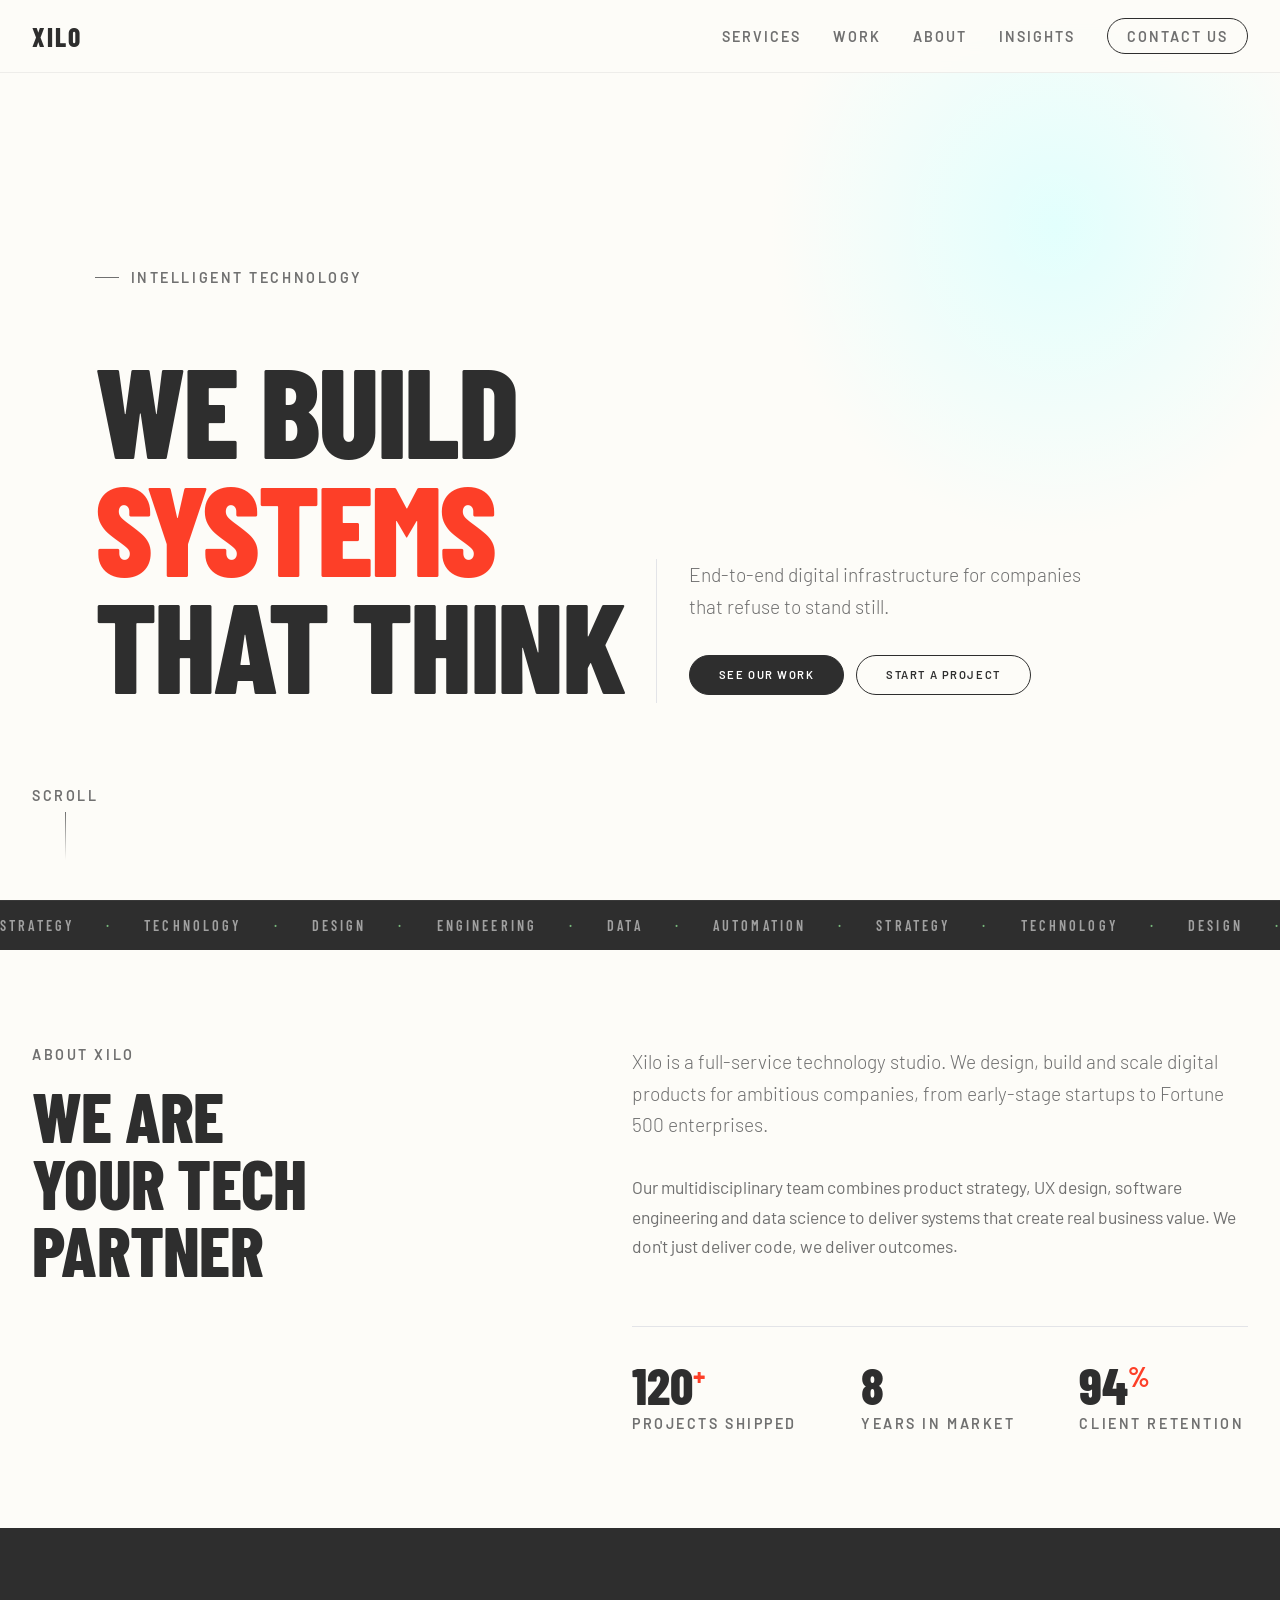
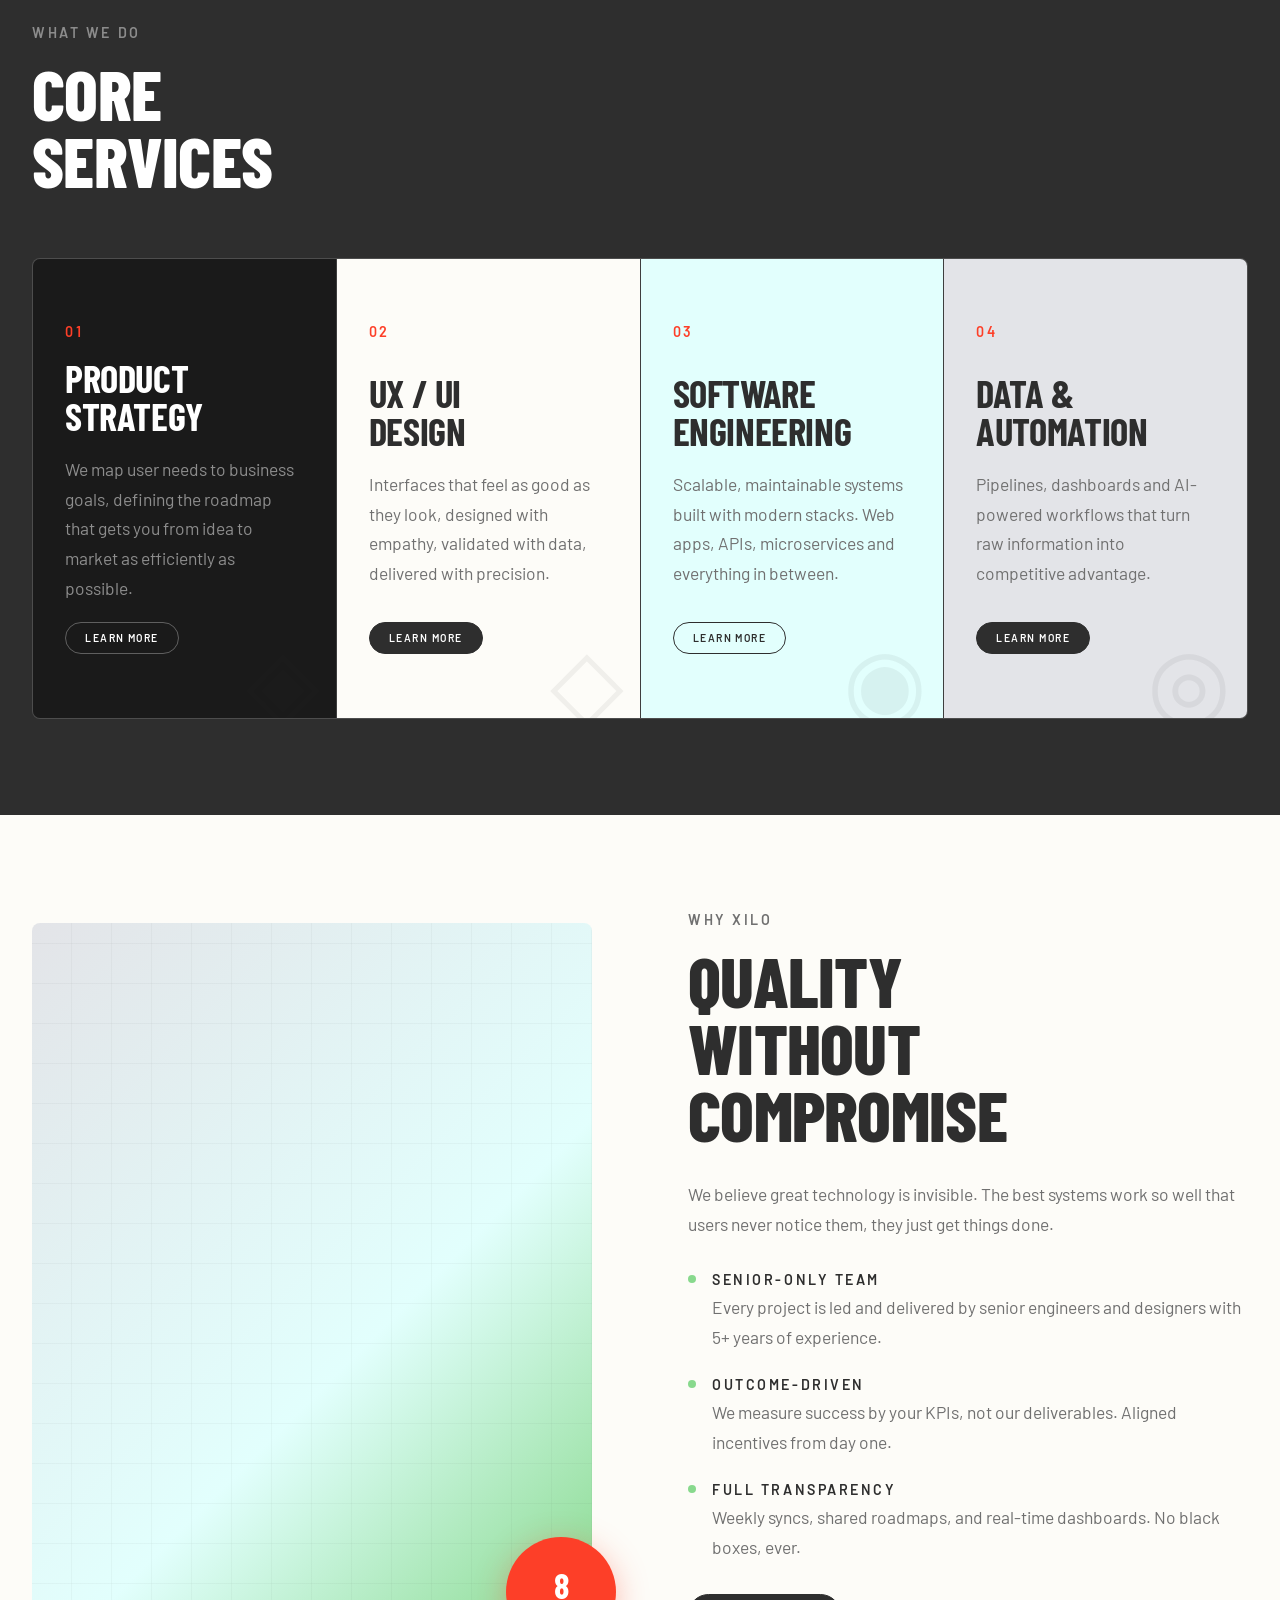
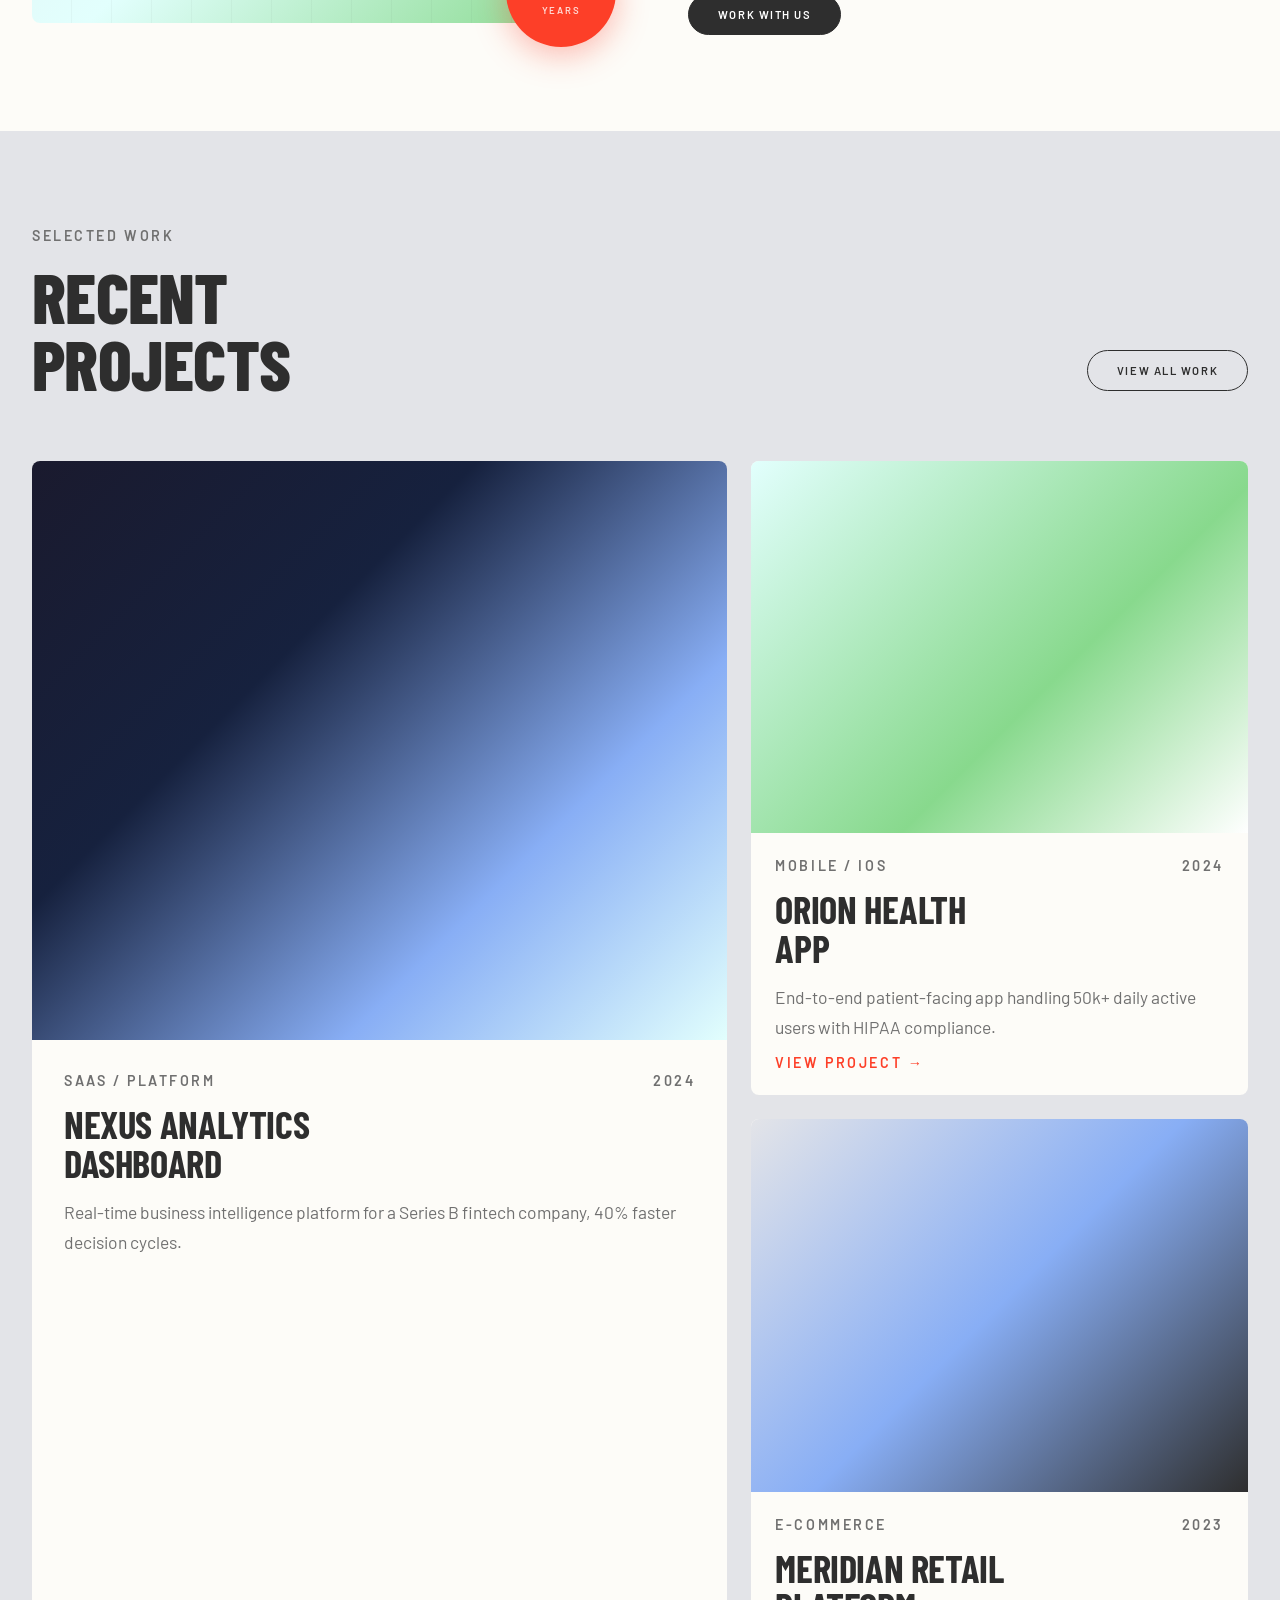
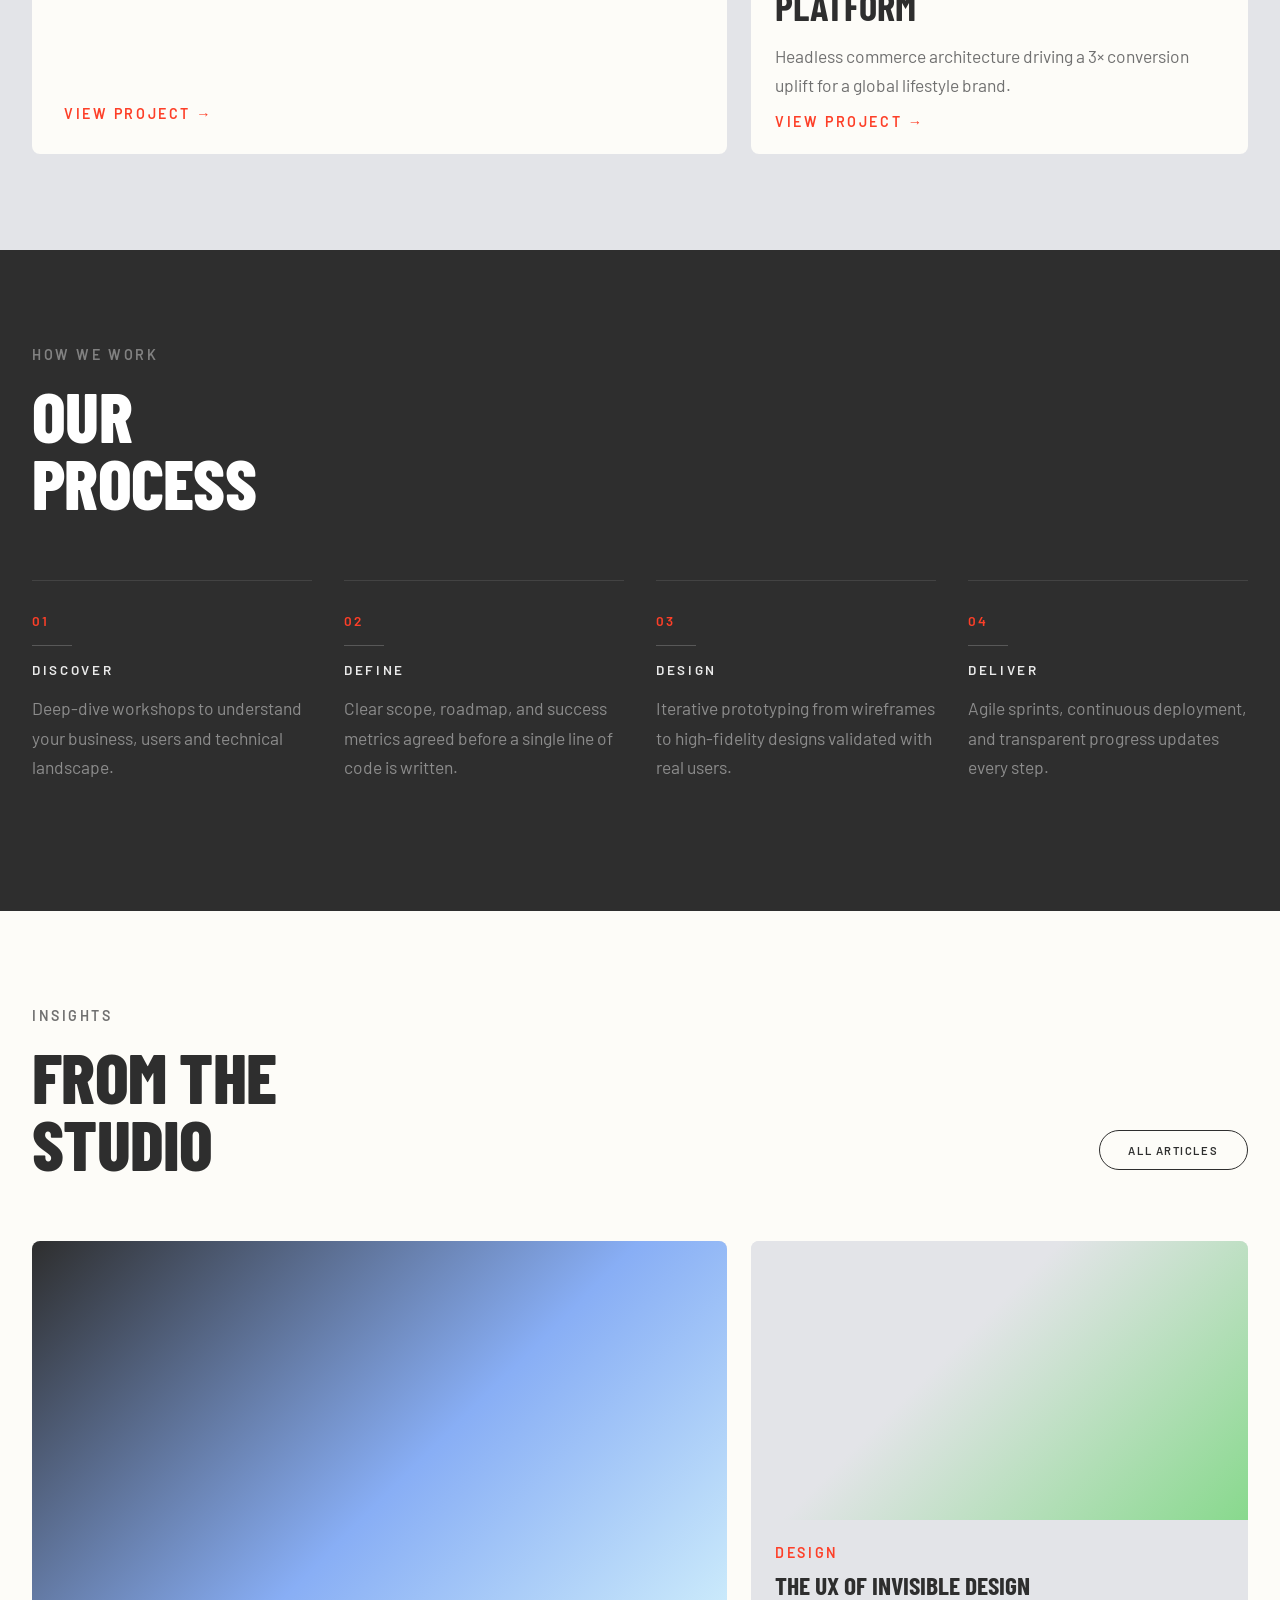
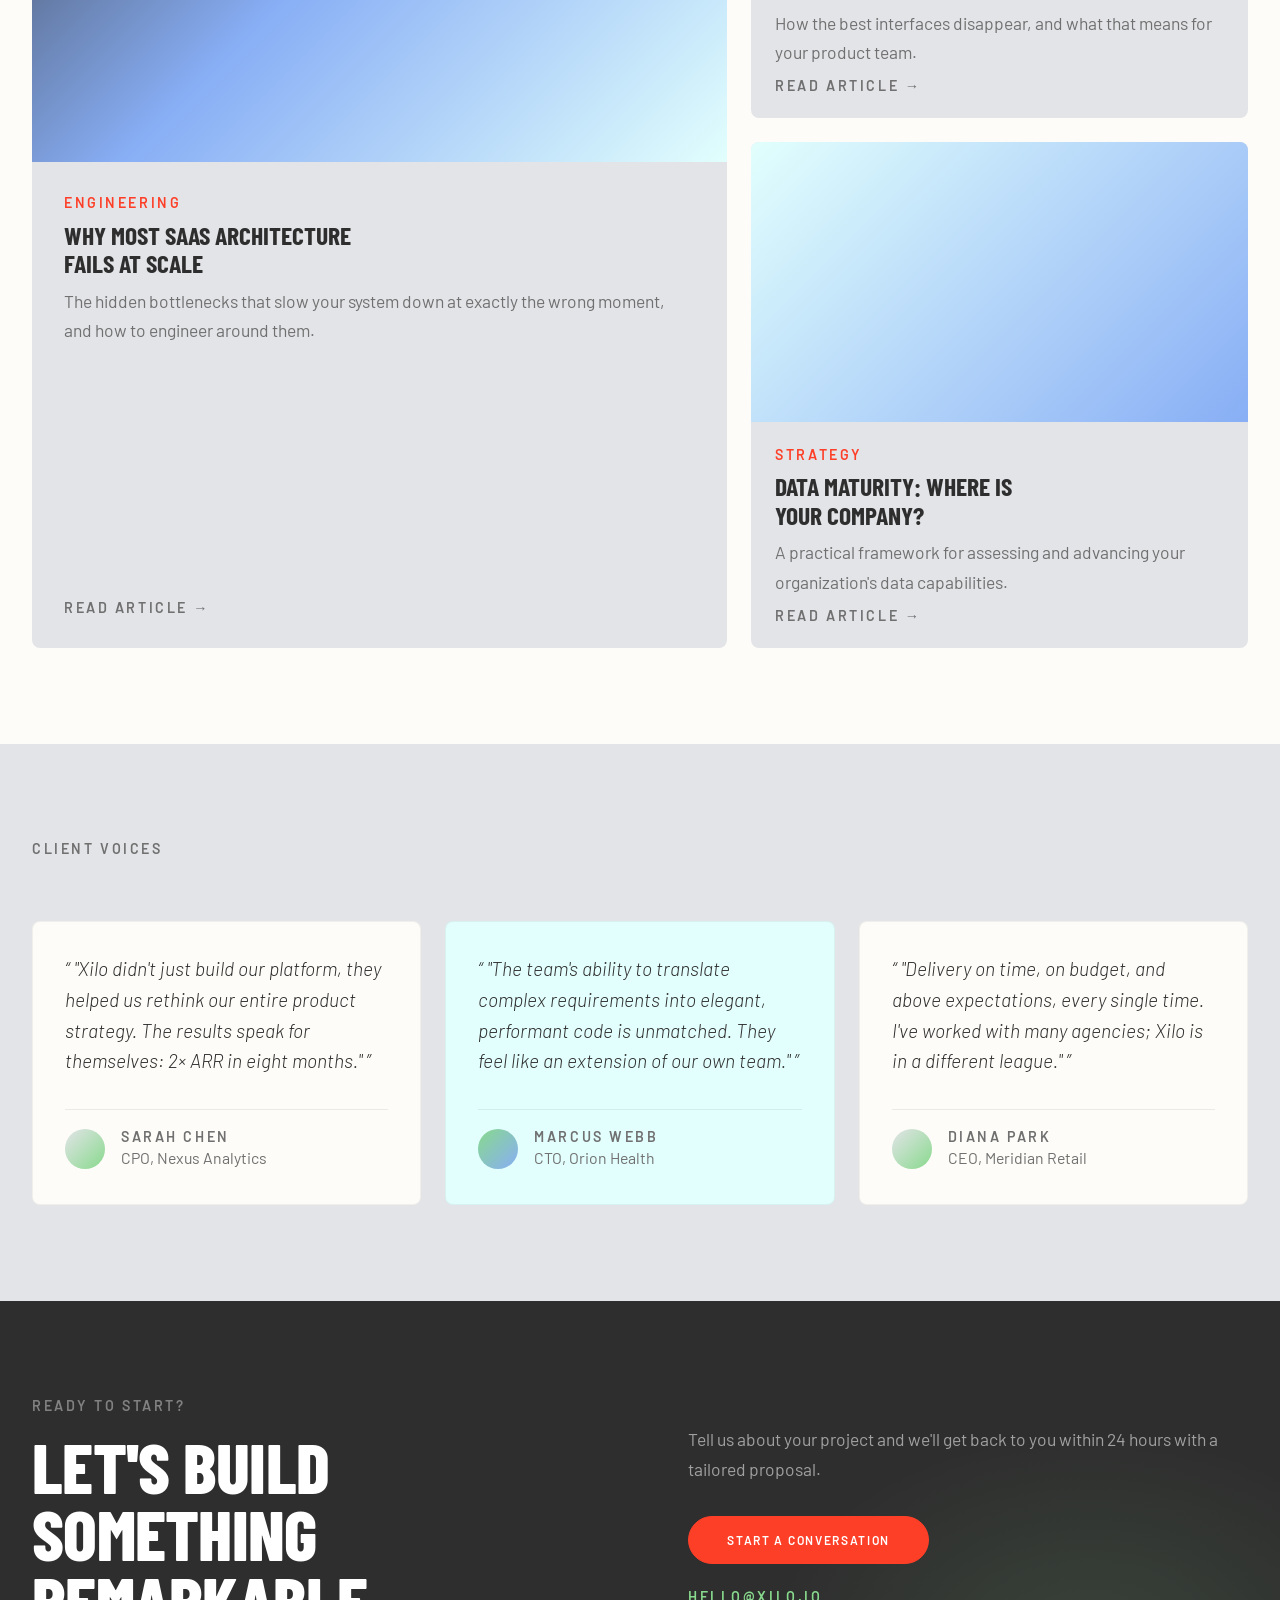
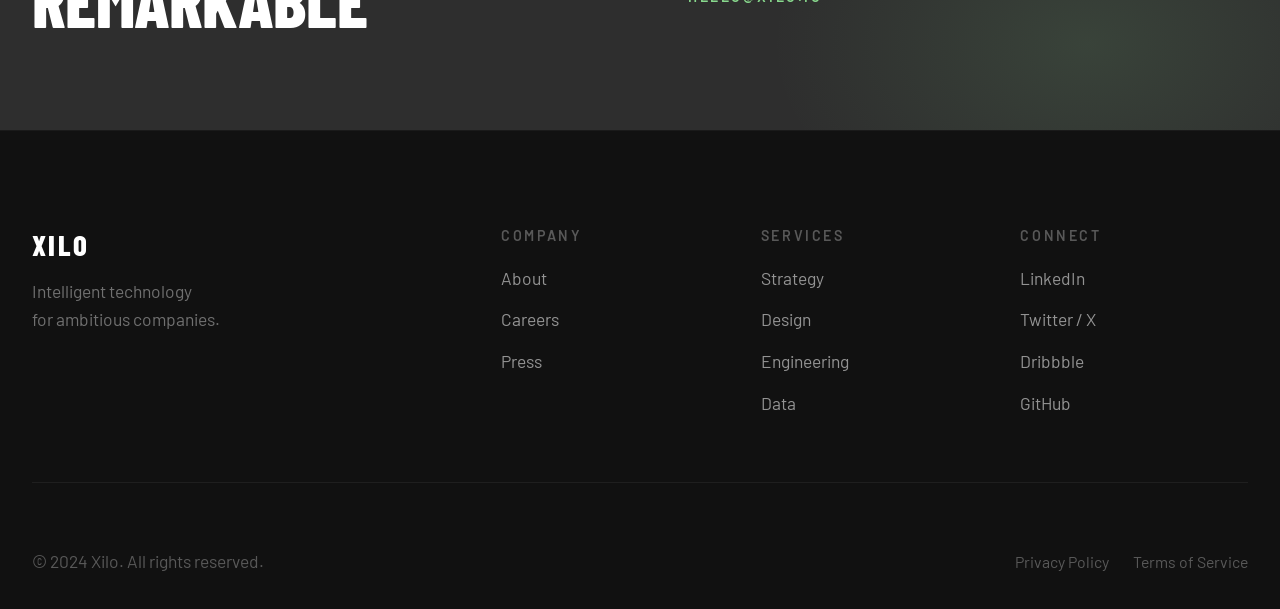
<file: index.html>
<!DOCTYPE html>
<html lang="en">
<head>
  <meta charset="UTF-8" />
  <meta name="viewport" content="width=device-width, initial-scale=1.0" />
  <title>XILO — Intelligent Technology</title>
  <link rel="preconnect" href="https://fonts.googleapis.com" />
  <link rel="preconnect" href="https://fonts.gstatic.com" crossorigin />
  <!-- Korolev closest available: Barlow Condensed (bold/uppercase feel) as web-safe substitute -->
  <!-- Using Google Fonts: Barlow Condensed for headlines, Inter for body (Helvetica-style) -->
  <link href="https://fonts.googleapis.com/css2?family=Barlow+Condensed:wght@300;400;500;600;700;800&family=Barlow:wght@300;400;500;600&display=swap" rel="stylesheet" />
  <link rel="stylesheet" href="styles.css" />
</head>
<body>

  <!-- ─── NAV ─────────────────────────────────────────────────────── -->
  <header class="nav" id="nav">
    <div class="container nav__inner">
      <a href="/" class="nav__logo">XILO</a>

      <nav class="nav__links" id="navLinks">
        <a href="#services">Services</a>
        <a href="#work">Work</a>
        <a href="#about">About</a>
        <a href="#insights">Insights</a>
        <a href="#contact" class="btn btn--outline btn--sm">Contact Us</a>
      </nav>

      <button class="nav__hamburger" id="hamburger" aria-label="Open menu">
        <span></span><span></span><span></span>
      </button>
    </div>
  </header>

  <!-- ─── HERO ──────────────────────────────────────────────────────── -->
  <section class="hero">
    <div class="container hero__inner">
      <div class="hero__tag label">INTELLIGENT TECHNOLOGY</div>
      <h1 class="hero__headline display">
        WE BUILD<br />
        <em>SYSTEMS</em><br />
        THAT THINK
      </h1>
      <div class="hero__meta">
        <p class="hero__sub body-lg">
          End-to-end digital infrastructure for companies<br />
          that refuse to stand still.
        </p>
        <div class="hero__actions">
          <a href="#work" class="btn btn--primary">See Our Work</a>
          <a href="#contact" class="btn btn--outline">Start a Project</a>
        </div>
      </div>
    </div>

    <div class="hero__scroll-hint">
      <span class="label">SCROLL</span>
      <div class="hero__scroll-line"></div>
    </div>

    <div class="hero__bg-accent"></div>
  </section>

  <!-- ─── MARQUEE STRIP ────────────────────────────────────────────── -->
  <div class="marquee-strip" aria-hidden="true">
    <div class="marquee-track">
      <span>STRATEGY</span><span class="dot">·</span>
      <span>TECHNOLOGY</span><span class="dot">·</span>
      <span>DESIGN</span><span class="dot">·</span>
      <span>ENGINEERING</span><span class="dot">·</span>
      <span>DATA</span><span class="dot">·</span>
      <span>AUTOMATION</span><span class="dot">·</span>
      <span>STRATEGY</span><span class="dot">·</span>
      <span>TECHNOLOGY</span><span class="dot">·</span>
      <span>DESIGN</span><span class="dot">·</span>
      <span>ENGINEERING</span><span class="dot">·</span>
      <span>DATA</span><span class="dot">·</span>
      <span>AUTOMATION</span><span class="dot">·</span>
    </div>
  </div>

  <!-- ─── ABOUT / INTRO ────────────────────────────────────────────── -->
  <section class="intro" id="about">
    <div class="container intro__inner">
      <div class="intro__left">
        <span class="label section-label">ABOUT XILO</span>
        <h2 class="heading-xl">WE ARE<br />YOUR TECH<br />PARTNER</h2>
      </div>
      <div class="intro__right">
        <p class="body-lg intro__lead">
          Xilo is a full-service technology studio. We design, build and scale
          digital products for ambitious companies, from early-stage startups
          to Fortune 500 enterprises.
        </p>
        <p class="body intro__body">
          Our multidisciplinary team combines product strategy, UX design,
          software engineering and data science to deliver systems that create
          real business value. We don't just deliver code, we deliver outcomes.
        </p>
        <div class="intro__stats">
          <div class="stat">
            <span class="stat__number">120<sup>+</sup></span>
            <span class="stat__label label">PROJECTS SHIPPED</span>
          </div>
          <div class="stat">
            <span class="stat__number">8</span>
            <span class="stat__label label">YEARS IN MARKET</span>
          </div>
          <div class="stat">
            <span class="stat__number">94<sup>%</sup></span>
            <span class="stat__label label">CLIENT RETENTION</span>
          </div>
        </div>
      </div>
    </div>
  </section>

  <!-- ─── SERVICES ─────────────────────────────────────────────────── -->
  <section class="services" id="services">
    <div class="container">
      <div class="section-header">
        <span class="label section-label">WHAT WE DO</span>
        <h2 class="heading-xl">CORE<br />SERVICES</h2>
      </div>

      <div class="services__grid">

        <article class="service-card service-card--dark">
          <div class="service-card__number label">01</div>
          <h3 class="service-card__title heading-md">PRODUCT<br />STRATEGY</h3>
          <p class="service-card__desc body">
            We map user needs to business goals, defining the roadmap that
            gets you from idea to market as efficiently as possible.
          </p>
          <a href="#contact" class="btn btn--outline btn--sm service-card__cta">Learn More</a>
          <div class="service-card__icon">◈</div>
        </article>

        <article class="service-card service-card--light">
          <div class="service-card__number label">02</div>
          <h3 class="service-card__title heading-md">UX / UI<br />DESIGN</h3>
          <p class="service-card__desc body">
            Interfaces that feel as good as they look, designed with empathy,
            validated with data, delivered with precision.
          </p>
          <a href="#contact" class="btn btn--dark btn--sm service-card__cta">Learn More</a>
          <div class="service-card__icon">◇</div>
        </article>

        <article class="service-card service-card--accent">
          <div class="service-card__number label">03</div>
          <h3 class="service-card__title heading-md">SOFTWARE<br />ENGINEERING</h3>
          <p class="service-card__desc body">
            Scalable, maintainable systems built with modern stacks. Web apps,
            APIs, microservices and everything in between.
          </p>
          <a href="#contact" class="btn btn--outline btn--sm service-card__cta">Learn More</a>
          <div class="service-card__icon">◉</div>
        </article>

        <article class="service-card service-card--neutral">
          <div class="service-card__number label">04</div>
          <h3 class="service-card__title heading-md">DATA &amp;<br />AUTOMATION</h3>
          <p class="service-card__desc body">
            Pipelines, dashboards and AI-powered workflows that turn raw
            information into competitive advantage.
          </p>
          <a href="#contact" class="btn btn--dark btn--sm service-card__cta">Learn More</a>
          <div class="service-card__icon">◎</div>
        </article>

      </div>
    </div>
  </section>

  <!-- ─── FEATURE SPLIT: WHY XILO ──────────────────────────────────── -->
  <section class="feature-split">
    <div class="container feature-split__inner">
      <div class="feature-split__visual">
        <div class="feature-split__image-block">
          <div class="feature-split__img-main"></div>
          <div class="feature-split__img-badge">
            <span class="heading-md">8</span>
            <span class="label">YEARS</span>
          </div>
        </div>
      </div>
      <div class="feature-split__content">
        <span class="label section-label">WHY XILO</span>
        <h2 class="heading-xl">QUALITY<br />WITHOUT<br />COMPROMISE</h2>
        <p class="body feature-split__lead">
          We believe great technology is invisible. The best systems work so
          well that users never notice them, they just get things done.
        </p>
        <ul class="feature-list">
          <li class="feature-list__item">
            <div class="feature-list__dot"></div>
            <div>
              <strong class="label">SENIOR-ONLY TEAM</strong>
              <p class="body">Every project is led and delivered by senior engineers and designers with 5+ years of experience.</p>
            </div>
          </li>
          <li class="feature-list__item">
            <div class="feature-list__dot"></div>
            <div>
              <strong class="label">OUTCOME-DRIVEN</strong>
              <p class="body">We measure success by your KPIs, not our deliverables. Aligned incentives from day one.</p>
            </div>
          </li>
          <li class="feature-list__item">
            <div class="feature-list__dot"></div>
            <div>
              <strong class="label">FULL TRANSPARENCY</strong>
              <p class="body">Weekly syncs, shared roadmaps, and real-time dashboards. No black boxes, ever.</p>
            </div>
          </li>
        </ul>
        <a href="#contact" class="btn btn--primary">Work With Us</a>
      </div>
    </div>
  </section>

  <!-- ─── SELECTED WORK ─────────────────────────────────────────────── -->
  <section class="work" id="work">
    <div class="container">
      <div class="section-header section-header--split">
        <div>
          <span class="label section-label">SELECTED WORK</span>
          <h2 class="heading-xl">RECENT<br />PROJECTS</h2>
        </div>
        <a href="#" class="btn btn--outline">View All Work</a>
      </div>

      <div class="work__grid">

        <article class="work-card work-card--large">
          <div class="work-card__image work-card__image--01"></div>
          <div class="work-card__content">
            <div class="work-card__meta">
              <span class="label work-card__cat">SAAS / PLATFORM</span>
              <span class="label work-card__year">2024</span>
            </div>
            <h3 class="work-card__title heading-md">Nexus Analytics<br />Dashboard</h3>
            <p class="body work-card__desc">Real-time business intelligence platform for a Series B fintech company, 40% faster decision cycles.</p>
            <a href="#" class="work-card__link label">VIEW PROJECT →</a>
          </div>
        </article>

        <article class="work-card">
          <div class="work-card__image work-card__image--02"></div>
          <div class="work-card__content">
            <div class="work-card__meta">
              <span class="label work-card__cat">MOBILE / iOS</span>
              <span class="label work-card__year">2024</span>
            </div>
            <h3 class="work-card__title heading-md">Orion Health<br />App</h3>
            <p class="body work-card__desc">End-to-end patient-facing app handling 50k+ daily active users with HIPAA compliance.</p>
            <a href="#" class="work-card__link label">VIEW PROJECT →</a>
          </div>
        </article>

        <article class="work-card">
          <div class="work-card__image work-card__image--03"></div>
          <div class="work-card__content">
            <div class="work-card__meta">
              <span class="label work-card__cat">E-COMMERCE</span>
              <span class="label work-card__year">2023</span>
            </div>
            <h3 class="work-card__title heading-md">Meridian Retail<br />Platform</h3>
            <p class="body work-card__desc">Headless commerce architecture driving a 3× conversion uplift for a global lifestyle brand.</p>
            <a href="#" class="work-card__link label">VIEW PROJECT →</a>
          </div>
        </article>

      </div>
    </div>
  </section>

  <!-- ─── PROCESS ───────────────────────────────────────────────────── -->
  <section class="process">
    <div class="container">
      <div class="section-header">
        <span class="label section-label">HOW WE WORK</span>
        <h2 class="heading-xl">OUR<br />PROCESS</h2>
      </div>

      <div class="process__steps">
        <div class="process__step">
          <div class="process__step-num label">01</div>
          <div class="process__step-connector"></div>
          <h4 class="process__step-title label">DISCOVER</h4>
          <p class="body">Deep-dive workshops to understand your business, users and technical landscape.</p>
        </div>
        <div class="process__step">
          <div class="process__step-num label">02</div>
          <div class="process__step-connector"></div>
          <h4 class="process__step-title label">DEFINE</h4>
          <p class="body">Clear scope, roadmap, and success metrics agreed before a single line of code is written.</p>
        </div>
        <div class="process__step">
          <div class="process__step-num label">03</div>
          <div class="process__step-connector"></div>
          <h4 class="process__step-title label">DESIGN</h4>
          <p class="body">Iterative prototyping from wireframes to high-fidelity designs validated with real users.</p>
        </div>
        <div class="process__step">
          <div class="process__step-num label">04</div>
          <div class="process__step-connector"></div>
          <h4 class="process__step-title label">DELIVER</h4>
          <p class="body">Agile sprints, continuous deployment, and transparent progress updates every step.</p>
        </div>
      </div>
    </div>
  </section>

  <!-- ─── INSIGHTS ──────────────────────────────────────────────────── -->
  <section class="insights" id="insights">
    <div class="container">
      <div class="section-header section-header--split">
        <div>
          <span class="label section-label">INSIGHTS</span>
          <h2 class="heading-xl">FROM THE<br />STUDIO</h2>
        </div>
        <a href="#" class="btn btn--outline">All Articles</a>
      </div>

      <div class="insights__grid">

        <article class="insight-card insight-card--featured">
          <div class="insight-card__image insight-card__image--01"></div>
          <div class="insight-card__content">
            <span class="label insight-card__cat">ENGINEERING</span>
            <h3 class="insight-card__title heading-sm">Why Most SaaS Architecture<br />Fails at Scale</h3>
            <p class="body insight-card__excerpt">The hidden bottlenecks that slow your system down at exactly the wrong moment, and how to engineer around them.</p>
            <a href="#" class="label insight-card__link">READ ARTICLE →</a>
          </div>
        </article>

        <article class="insight-card">
          <div class="insight-card__image insight-card__image--02"></div>
          <div class="insight-card__content">
            <span class="label insight-card__cat">DESIGN</span>
            <h3 class="insight-card__title heading-sm">The UX of Invisible Design</h3>
            <p class="body insight-card__excerpt">How the best interfaces disappear, and what that means for your product team.</p>
            <a href="#" class="label insight-card__link">READ ARTICLE →</a>
          </div>
        </article>

        <article class="insight-card">
          <div class="insight-card__image insight-card__image--03"></div>
          <div class="insight-card__content">
            <span class="label insight-card__cat">STRATEGY</span>
            <h3 class="insight-card__title heading-sm">Data Maturity: Where Is<br />Your Company?</h3>
            <p class="body insight-card__excerpt">A practical framework for assessing and advancing your organization's data capabilities.</p>
            <a href="#" class="label insight-card__link">READ ARTICLE →</a>
          </div>
        </article>

      </div>
    </div>
  </section>

  <!-- ─── TESTIMONIALS ──────────────────────────────────────────────── -->
  <section class="testimonials">
    <div class="container">
      <span class="label section-label">CLIENT VOICES</span>

      <div class="testimonials__grid">

        <blockquote class="testimonial">
          <p class="testimonial__text body-lg">
            "Xilo didn't just build our platform, they helped us rethink
            our entire product strategy. The results speak for themselves:
            2× ARR in eight months."
          </p>
          <footer class="testimonial__footer">
            <div class="testimonial__avatar"></div>
            <div>
              <strong class="label">SARAH CHEN</strong>
              <span class="body testimonial__role">CPO, Nexus Analytics</span>
            </div>
          </footer>
        </blockquote>

        <blockquote class="testimonial testimonial--accent">
          <p class="testimonial__text body-lg">
            "The team's ability to translate complex requirements into
            elegant, performant code is unmatched. They feel like an
            extension of our own team."
          </p>
          <footer class="testimonial__footer">
            <div class="testimonial__avatar"></div>
            <div>
              <strong class="label">MARCUS WEBB</strong>
              <span class="body testimonial__role">CTO, Orion Health</span>
            </div>
          </footer>
        </blockquote>

        <blockquote class="testimonial">
          <p class="testimonial__text body-lg">
            "Delivery on time, on budget, and above expectations, every
            single time. I've worked with many agencies; Xilo is in a
            different league."
          </p>
          <footer class="testimonial__footer">
            <div class="testimonial__avatar"></div>
            <div>
              <strong class="label">DIANA PARK</strong>
              <span class="body testimonial__role">CEO, Meridian Retail</span>
            </div>
          </footer>
        </blockquote>

      </div>
    </div>
  </section>

  <!-- ─── CTA BAND ──────────────────────────────────────────────────── -->
  <section class="cta-band" id="contact">
    <div class="container cta-band__inner">
      <div class="cta-band__content">
        <span class="label section-label">READY TO START?</span>
        <h2 class="heading-xl cta-band__headline">LET'S BUILD<br />SOMETHING<br />REMARKABLE</h2>
      </div>
      <div class="cta-band__action">
        <p class="body cta-band__sub">
          Tell us about your project and we'll get back to you within 24 hours
          with a tailored proposal.
        </p>
        <a href="mailto:hello@xilo.io" class="btn btn--cta">START A CONVERSATION</a>
        <span class="label cta-band__email">hello@xilo.io</span>
      </div>
    </div>
  </section>

  <!-- ─── FOOTER ────────────────────────────────────────────────────── -->
  <footer class="footer">
    <div class="container footer__inner">
      <div class="footer__top">
        <div class="footer__brand">
          <a href="/" class="footer__logo">XILO</a>
          <p class="body footer__tagline">Intelligent technology<br />for ambitious companies.</p>
        </div>

        <nav class="footer__nav">
          <div class="footer__col">
            <span class="label footer__col-title">COMPANY</span>
            <a href="#about" class="body">About</a>
            <a href="#" class="body">Careers</a>
            <a href="#" class="body">Press</a>
          </div>
          <div class="footer__col">
            <span class="label footer__col-title">SERVICES</span>
            <a href="#services" class="body">Strategy</a>
            <a href="#services" class="body">Design</a>
            <a href="#services" class="body">Engineering</a>
            <a href="#services" class="body">Data</a>
          </div>
          <div class="footer__col">
            <span class="label footer__col-title">CONNECT</span>
            <a href="#" class="body">LinkedIn</a>
            <a href="#" class="body">Twitter / X</a>
            <a href="#" class="body">Dribbble</a>
            <a href="#" class="body">GitHub</a>
          </div>
        </nav>
      </div>

      <div class="footer__bottom">
        <span class="body footer__copy">© 2024 Xilo. All rights reserved.</span>
        <div class="footer__legal">
          <a href="#" class="body">Privacy Policy</a>
          <a href="#" class="body">Terms of Service</a>
        </div>
      </div>
    </div>
  </footer>

  <script src="main.js"></script>
</body>
</html>
</file>
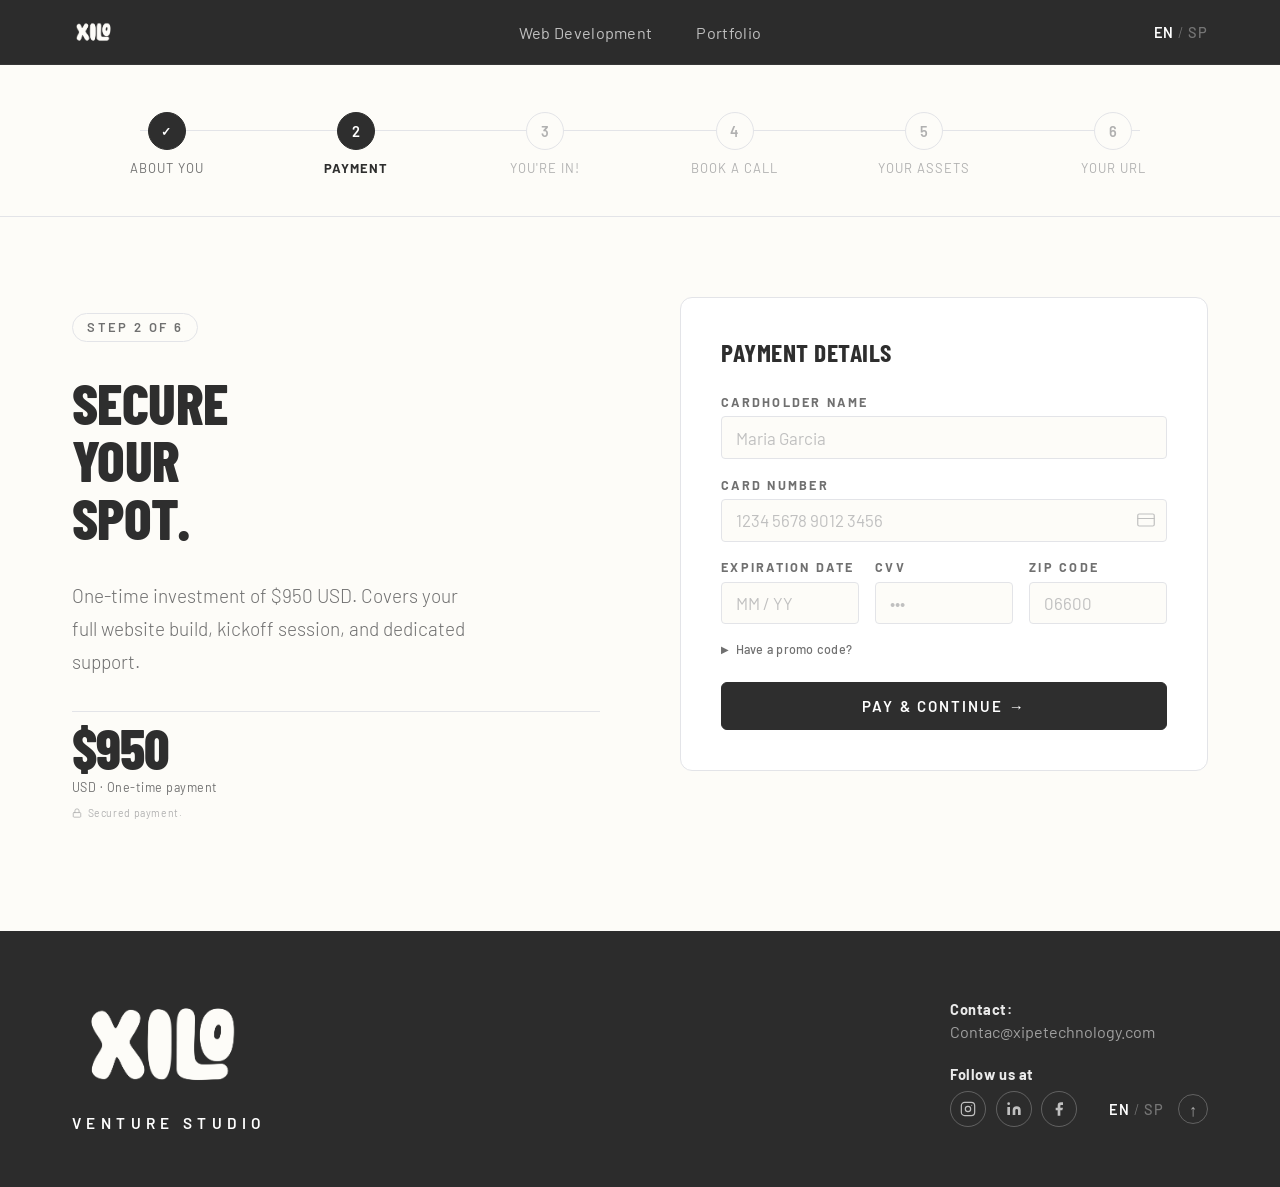
<file: onboarding-step2.html>
<!DOCTYPE html>
<html lang="en">
<head>
  <meta charset="UTF-8" />
  <meta name="viewport" content="width=device-width, initial-scale=1.0" />
  <title>Payment — XIPE</title>
  <link rel="preconnect" href="https://fonts.googleapis.com" />
  <link rel="preconnect" href="https://fonts.gstatic.com" crossorigin />
  <link href="https://fonts.googleapis.com/css2?family=Barlow+Condensed:wght@300;400;500;600;700;800&family=Barlow:wght@300;400;500;600&display=swap" rel="stylesheet" />

  <style>
    /* ============================================================
       DESIGN SYSTEM TOKENS
    ============================================================ */
    :root {
      --x-neutral:   #707070;
      --x-teal:      #E2FFFD;
      --x-green:     #88D98D;
      --x-bg:        #FDFCF8;
      --x-dark:      #2E2E2E;
      --x-mid:       #E3E4E8;
      --x-blue:      #88AEF5;
      --x-red:       #FD3F28;

      --x-font-head: 'Barlow Condensed', 'Arial Narrow', sans-serif;
      --x-font-body: 'Barlow', Helvetica, Arial, sans-serif;

      --x-ease:      cubic-bezier(0.4, 0, 0.2, 1);
      --x-dur:       0.2s;
      --x-radius:    8px;
      --x-pill:      999px;
      --x-gutter:    2rem;
      --x-max:       1200px;
    }

    /* ── RESET ───────────────────────────────────────────── */
    *, *::before, *::after { box-sizing: border-box; margin: 0; padding: 0; }
    html { scroll-behavior: smooth; font-size: 16px; }
    body {
      font-family: var(--x-font-body);
      color: var(--x-dark);
      background: var(--x-bg);
      -webkit-font-smoothing: antialiased;
      overflow-x: hidden;
    }
    a { text-decoration: none; color: inherit; }
    ul { list-style: none; }
    button { cursor: pointer; border: none; background: none; font: inherit; }

    /* ── TYPE TOKENS ─────────────────────────────────────── */
    .xlabel {
      font-family: var(--x-font-body);
      font-size: 0.65rem;
      font-weight: 600;
      letter-spacing: 0.18em;
      text-transform: uppercase;
      color: var(--x-neutral);
    }
    .xsection-label { display: block; margin-bottom: 1rem; }

    /* ── LAYOUT ──────────────────────────────────────────── */
    .xcontainer {
      max-width: var(--x-max);
      margin: 0 auto;
      padding: 0 var(--x-gutter);
    }

    /* ============================================================
       NAV — identical to Step 1
    ============================================================ */
    .xnav {
      position: fixed;
      top: 0; left: 0; right: 0;
      z-index: 100;
      background: #2C2C2C;
      border-bottom: 1px solid rgba(255,255,255,0.05);
      transition: box-shadow var(--x-dur) var(--x-ease);
    }
    .xnav.scrolled { box-shadow: 0 2px 24px rgba(0,0,0,0.35); }

    .xnav__inner {
      display: flex;
      align-items: center;
      justify-content: space-between;
      height: 64px;
    }
    .xnav__logo { display: flex; align-items: center; text-decoration: none; flex-shrink: 0; }
    .xilo-logo  { display: block; flex-shrink: 0; }
    .xilo-logo--nav    { height: 28px; width: auto; }
    .xilo-logo--footer { height: clamp(70px, 10vw, 115px); width: auto; }

    .xnav__links {
      display: flex;
      align-items: center;
      gap: 2.75rem;
      position: absolute;
      left: 50%;
      transform: translateX(-50%);
    }
    .xnav__links a {
      font-family: var(--x-font-body);
      font-size: 1.01rem;
      font-weight: 400;
      letter-spacing: 0.02em;
      color: rgba(255,255,255,0.7);
      transition: color var(--x-dur) var(--x-ease);
      position: relative;
      white-space: nowrap;
    }
    .xnav__links a::after {
      content: '';
      position: absolute;
      bottom: -4px; left: 0; right: 0;
      height: 1.5px;
      background: #fff;
      transform: scaleX(0);
      transition: transform var(--x-dur) var(--x-ease);
      transform-origin: left;
    }
    .xnav__links a:hover,
    .xnav__links a.active { color: #fff; }
    .xnav__links a.active::after,
    .xnav__links a:hover::after { transform: scaleX(1); }

    .xnav__right { display: flex; align-items: center; gap: 1.25rem; }

    .lang-toggle { display: flex; align-items: center; gap: 0.25rem; }
    .lang-toggle__sep {
      font-family: var(--x-font-body);
      font-size: 0.91rem;
      font-weight: 300;
      color: rgba(255,255,255,0.35);
    }
    .lang-toggle__btn {
      font-family: var(--x-font-body);
      font-size: 0.91rem;
      font-weight: 500;
      letter-spacing: 0.06em;
      color: rgba(255,255,255,0.35);
      padding: 0.15rem 0;
      transition: color var(--x-dur) var(--x-ease);
    }
    .lang-toggle__btn.active { color: #fff; font-weight: 600; }
    .lang-toggle__btn:hover  { color: rgba(255,255,255,0.8); }

    .xnav__hamburger {
      display: none;
      flex-direction: column;
      gap: 5px;
      padding: 4px;
    }
    .xnav__hamburger span {
      display: block; width: 20px; height: 1.5px;
      background: rgba(255,255,255,0.8); border-radius: 2px;
      transition: all var(--x-dur) var(--x-ease);
    }

    /* ============================================================
       PAGE WRAPPER
    ============================================================ */
    .ob-page {
      padding-top: 64px;
      min-height: 100vh;
      background: var(--x-bg);
    }

    /* ============================================================
       STEPPER — same component, Step 2 active, Step 1 done
    ============================================================ */
    .ob-stepper {
      background: var(--x-bg);
      border-bottom: 1px solid var(--x-mid);
      padding: 3rem 0 2.5rem;
    }
    .ob-stepper__inner {
      display: flex;
      align-items: flex-start;
      justify-content: center;
      gap: 0;
      position: relative;
    }
    .ob-stepper__inner::before {
      content: '';
      position: absolute;
      top: 18px;
      left: calc(100% / 12);
      right: calc(100% / 12);
      height: 1px;
      background: var(--x-mid);
      z-index: 0;
    }

    .ob-step {
      display: flex;
      flex-direction: column;
      align-items: center;
      gap: 0.6rem;
      flex: 1;
      position: relative;
      z-index: 1;
    }
    .ob-step__circle {
      width: 38px;
      height: 38px;
      border-radius: 50%;
      display: flex;
      align-items: center;
      justify-content: center;
      flex-shrink: 0;
      font-family: var(--x-font-body);
      font-size: 0.91rem;
      font-weight: 600;
      letter-spacing: 0.04em;
      transition: background var(--x-dur) var(--x-ease),
                  border-color var(--x-dur) var(--x-ease),
                  color var(--x-dur) var(--x-ease);
      border: 1.5px solid var(--x-mid);
      background: var(--x-bg);
      color: #b0b0b0;
    }

    /* Step 2 — active */
    .ob-step--active .ob-step__circle {
      background: var(--x-dark);
      border-color: var(--x-dark);
      color: #fff;
    }
    /* Step 1 — done */
    .ob-step--done .ob-step__circle {
      background: var(--x-dark);
      border-color: var(--x-dark);
      color: #fff;
      font-size: 0.75rem;
    }

    .ob-step__label {
      font-family: var(--x-font-body);
      font-size: 0.81rem;
      font-weight: 400;
      letter-spacing: 0.08em;
      text-transform: uppercase;
      color: #b0b0b0;
      text-align: center;
      white-space: nowrap;
    }
    .ob-step--active .ob-step__label {
      color: var(--x-dark);
      font-weight: 700;
    }
    .ob-step--done .ob-step__label {
      color: var(--x-neutral);
    }

    /* ============================================================
       STEP CONTENT AREA
    ============================================================ */
    .ob-content {
      padding: 5rem 0 7rem;
    }
    .ob-content__inner {
      display: grid;
      grid-template-columns: 1fr 1fr;
      gap: 5rem;
      align-items: start;
    }

    /* ── LEFT COLUMN — price info ────────────────────────── */
    .ob-left {
      display: flex;
      flex-direction: column;
      gap: 2rem;
      padding-top: 1rem;
    }

    .ob-step-badge {
      display: inline-flex;
      align-items: center;
      border: 1.5px solid var(--x-mid);
      border-radius: var(--x-pill);
      padding: 0.35rem 0.9rem;
      font-family: var(--x-font-body);
      font-size: 0.81rem;
      font-weight: 600;
      letter-spacing: 0.18em;
      text-transform: uppercase;
      color: var(--x-neutral);
      width: fit-content;
    }

    .ob-headline {
      font-family: var(--x-font-head);
      font-size: clamp(2.5rem, 4.5vw, 4rem);
      font-weight: 800;
      line-height: 1;
      letter-spacing: -0.01em;
      text-transform: uppercase;
      color: var(--x-dark);
    }

    .ob-sub {
      font-family: var(--x-font-body);
      font-size: 1.19rem;
      font-weight: 300;
      line-height: 1.75;
      color: var(--x-neutral);
      max-width: 400px;
    }

    /* Price display */
    .ob-price-block {
      display: flex;
      flex-direction: column;
      gap: 0.3rem;
      padding-top: 0.5rem;
      border-top: 1px solid var(--x-mid);
    }
    .ob-price {
      font-family: var(--x-font-head);
      font-size: clamp(2.5rem, 5vw, 3.5rem);
      font-weight: 800;
      color: var(--x-dark);
      line-height: 1;
      letter-spacing: -0.02em;
    }
    .ob-price__period {
      font-family: var(--x-font-body);
      font-size: 0.78rem;
      font-weight: 400;
      color: var(--x-neutral);
      letter-spacing: 0.04em;
    }
    .ob-price__secure {
      font-family: var(--x-font-body);
      font-size: 0.65rem;
      font-weight: 400;
      color: #b0b0b0;
      letter-spacing: 0.06em;
      display: flex;
      align-items: center;
      gap: 0.35rem;
      margin-top: 0.5rem;
    }
    .ob-price__secure::before {
      content: '';
      display: inline-block;
      width: 10px;
      height: 12px;
      background: url("data:image/svg+xml,%3Csvg xmlns='http://www.w3.org/2000/svg' viewBox='0 0 24 24' fill='none' stroke='%23b0b0b0' stroke-width='2' stroke-linecap='round' stroke-linejoin='round'%3E%3Crect x='3' y='11' width='18' height='11' rx='2' ry='2'/%3E%3Cpath d='M7 11V7a5 5 0 0 1 10 0v4'/%3E%3C/svg%3E") center/contain no-repeat;
      flex-shrink: 0;
    }

    /* ── RIGHT COLUMN — payment card ─────────────────────── */
    .ob-card {
      background: #fff;
      border: 1px solid var(--x-mid);
      border-radius: 12px;
      padding: 2.5rem;
      display: flex;
      flex-direction: column;
      gap: 1.75rem;
    }
    .ob-card__title {
      font-family: var(--x-font-head);
      font-size: 1.6rem;
      font-weight: 700;
      text-transform: uppercase;
      letter-spacing: 0.02em;
      color: var(--x-dark);
      line-height: 1.1;
    }

    /* ── FORM GRID ───────────────────────────────────────── */
    .ob-form {
      display: flex;
      flex-direction: column;
      gap: 1.1rem;
    }
    .ob-form__row {
      display: grid;
      grid-template-columns: 1fr 1fr;
      gap: 1rem;
    }
    .ob-form__row--full  { grid-template-columns: 1fr; }
    .ob-form__row--three { grid-template-columns: 1fr 1fr 1fr; }

    /* ── FIELD ───────────────────────────────────────────── */
    .ob-field {
      display: flex;
      flex-direction: column;
      gap: 0.4rem;
    }
    .ob-field__label {
      font-family: var(--x-font-body);
      font-size: 0.79rem;
      font-weight: 700;
      letter-spacing: 0.18em;
      text-transform: uppercase;
      color: var(--x-neutral);
    }
    .ob-field__wrap {
      position: relative;
    }
    .ob-field__input {
      font-family: var(--x-font-body);
      font-size: 1.06rem;
      font-weight: 400;
      color: var(--x-dark);
      background: var(--x-bg);
      border: 1px solid var(--x-mid);
      border-radius: 4px;
      padding: 0.65rem 0.85rem;
      outline: none;
      transition: border-color var(--x-dur) var(--x-ease),
                  background var(--x-dur) var(--x-ease);
      width: 100%;
    }
    .ob-field__input::placeholder { color: #c0c0c0; }
    .ob-field__input:focus {
      border-color: #9a9a9a;
      background: #fff;
    }
    /* Card number has icon on the right */
    .ob-field__input--icon { padding-right: 2.5rem; }
    .ob-field__icon {
      position: absolute;
      right: 0.75rem;
      top: 50%;
      transform: translateY(-50%);
      color: #c0c0c0;
      pointer-events: none;
      display: flex;
      align-items: center;
    }
    .ob-field__icon svg { width: 18px; height: 18px; }

    /* ── ERROR STATE ─────────────────────────────────────── */
    .ob-field__input.ob-error {
      border-color: var(--x-red);
      background: #fff8f7;
    }
    .ob-field__input.ob-error:focus {
      border-color: var(--x-red);
      background: #fff8f7;
    }
    .ob-field__error {
      font-family: var(--x-font-body);
      font-size: 0.81rem;
      font-weight: 500;
      color: var(--x-red);
      letter-spacing: 0.04em;
      margin-top: 0.1rem;
      display: none;
    }
    .ob-field__error.visible { display: block; }

    /* ── PROMO CODE ACCORDION ────────────────────────────── */
    .ob-promo {
      display: flex;
      flex-direction: column;
      gap: 0;
    }
    .ob-promo__toggle {
      display: inline-flex;
      align-items: center;
      gap: 0.4rem;
      font-family: var(--x-font-body);
      font-size: 0.78rem;
      font-weight: 500;
      color: var(--x-neutral);
      letter-spacing: 0.02em;
      cursor: pointer;
      background: none;
      border: none;
      padding: 0;
      width: fit-content;
      transition: color var(--x-dur) var(--x-ease);
      user-select: none;
    }
    .ob-promo__toggle:hover { color: var(--x-dark); }
    .ob-promo__arrow {
      font-size: 0.6rem;
      transition: transform var(--x-dur) var(--x-ease);
      display: inline-block;
    }
    .ob-promo__toggle.open .ob-promo__arrow { transform: rotate(90deg); }

    .ob-promo__field {
      overflow: hidden;
      max-height: 0;
      opacity: 0;
      transition: max-height 0.25s var(--x-ease),
                  opacity 0.2s var(--x-ease),
                  margin-top 0.2s var(--x-ease);
      margin-top: 0;
    }
    .ob-promo__field.visible {
      max-height: 80px;
      opacity: 1;
      margin-top: 0.75rem;
    }
    .ob-promo__input {
      font-family: var(--x-font-body);
      font-size: 0.875rem;
      font-weight: 400;
      color: var(--x-dark);
      background: #f5f4f0;
      border: 1px solid var(--x-mid);
      border-radius: 4px;
      padding: 0.65rem 0.85rem;
      outline: none;
      width: 100%;
      letter-spacing: 0.06em;
      transition: border-color var(--x-dur) var(--x-ease),
                  background var(--x-dur) var(--x-ease);
    }
    .ob-promo__input::placeholder { color: #c0c0c0; letter-spacing: 0.06em; }
    .ob-promo__input:focus { border-color: #9a9a9a; background: #fff; }

    /* ── CTA BUTTON ──────────────────────────────────────── */
    .ob-cta {
      display: flex;
      align-items: center;
      justify-content: center;
      width: 100%;
      padding: 0.9rem 1.75rem;
      background: var(--x-dark);
      color: #fff;
      border: 1.5px solid var(--x-dark);
      border-radius: 6px;
      font-family: var(--x-font-body);
      font-size: 0.94rem;
      font-weight: 600;
      letter-spacing: 0.14em;
      text-transform: uppercase;
      cursor: pointer;
      transition: background var(--x-dur) var(--x-ease),
                  border-color var(--x-dur) var(--x-ease),
                  transform var(--x-dur) var(--x-ease);
      margin-top: 0.5rem;
    }
    .ob-cta:hover {
      background: var(--x-red);
      border-color: var(--x-red);
      transform: translateY(-1px);
    }

    /* ── SHAKE ANIMATION ─────────────────────────────────── */
    @keyframes ob-shake {
      0%, 100% { transform: translateX(0); }
      20%       { transform: translateX(-6px); }
      40%       { transform: translateX(6px); }
      60%       { transform: translateX(-4px); }
      80%       { transform: translateX(4px); }
    }
    .ob-card.ob-shake { animation: ob-shake 0.35s var(--x-ease); }

    /* ============================================================
       FOOTER — identical to Step 1
    ============================================================ */
    .wd-footer {
      background: #2C2C2C;
      padding: 3.5rem 0;
    }
    .wd-footer__inner {
      display: flex;
      justify-content: space-between;
      align-items: flex-end;
      gap: 3rem;
    }
    .wd-footer__brand { flex-shrink: 0; }
    .wd-footer__logo-link {
      display: flex;
      flex-direction: column;
      gap: 0.35rem;
      text-decoration: none;
      line-height: 1;
    }
    .wd-footer__logo-tagline {
      font-family: var(--x-font-body);
      font-size: clamp(0.89rem, 1.2vw, 1.09rem);
      font-weight: 600;
      letter-spacing: 0.35em;
      text-transform: uppercase;
      color: #fff;
      display: block;
      margin-top: 0.5rem;
    }
    .wd-footer__info {
      display: flex;
      flex-direction: column;
      gap: 1.5rem;
      align-items: flex-start;
      padding-bottom: 0.25rem;
    }
    .wd-footer__contact { display: flex; flex-direction: column; gap: 0.25rem; }
    .wd-footer__contact-label {
      font-family: var(--x-font-body);
      font-size: 0.91rem;
      font-weight: 700;
      letter-spacing: 0.04em;
      color: rgba(255,255,255,0.9);
    }
    .wd-footer__email {
      font-family: var(--x-font-body);
      font-size: 1.01rem;
      color: rgba(255,255,255,0.55);
      transition: color var(--x-dur) var(--x-ease);
      text-decoration: none;
    }
    .wd-footer__email:hover { color: #fff; }
    .wd-footer__social-block { display: flex; flex-direction: column; gap: 0.5rem; }
    .wd-footer__social-label {
      font-family: var(--x-font-body);
      font-size: 0.91rem;
      font-weight: 700;
      letter-spacing: 0.04em;
      color: rgba(255,255,255,0.9);
    }
    .wd-footer__social-row { display: flex; align-items: center; gap: 2rem; }
    .wd-footer__social-icons { display: flex; align-items: center; gap: 0.6rem; }
    .wd-footer__social-icon {
      display: flex; align-items: center; justify-content: center;
      width: 36px; height: 36px;
      border-radius: 50%;
      border: 1.5px solid rgba(255,255,255,0.25);
      color: rgba(255,255,255,0.7);
      transition: border-color var(--x-dur) var(--x-ease),
                  color var(--x-dur) var(--x-ease),
                  background var(--x-dur) var(--x-ease);
      flex-shrink: 0;
    }
    .wd-footer__social-icon svg { width: 16px; height: 16px; }
    .wd-footer__social-icon:hover { border-color: #fff; color: #fff; background: rgba(255,255,255,0.08); }
    .wd-footer__controls { display: flex; align-items: center; gap: 0.9rem; }
    .lang-toggle--footer .lang-toggle__btn { font-size: 0.91rem; }
    .wd-footer__totop {
      display: flex; align-items: center; justify-content: center;
      width: 30px; height: 30px;
      border-radius: 50%;
      border: 1.5px solid rgba(255,255,255,0.25);
      color: rgba(255,255,255,0.6);
      font-size: 1.04rem;
      font-family: var(--x-font-body);
      cursor: pointer;
      transition: border-color var(--x-dur) var(--x-ease),
                  color var(--x-dur) var(--x-ease),
                  transform var(--x-dur) var(--x-ease);
      background: none;
      line-height: 1;
    }
    .wd-footer__totop:hover { border-color: #fff; color: #fff; transform: translateY(-2px); }

    /* ============================================================
       RESPONSIVE
    ============================================================ */
    @media (max-width: 900px) {
      .ob-content__inner { grid-template-columns: 1fr; gap: 3rem; }
      .ob-left { padding-top: 0; }
      .ob-headline { font-size: clamp(2rem, 6vw, 3rem); }
      .ob-price { font-size: clamp(2rem, 7vw, 2.8rem); }
    }

    @media (max-width: 768px) {
      .xnav__links {
        position: fixed;
        top: 64px; left: 0; right: 0;
        background: #2C2C2C;
        border-bottom: 1px solid rgba(255,255,255,0.08);
        flex-direction: column;
        padding: 1.75rem var(--x-gutter);
        gap: 1.5rem;
        z-index: 99;
        box-shadow: 0 8px 30px rgba(0,0,0,0.4);
        display: none;
        transform: none;
      }
      .xnav__links.open { display: flex; }
      .xnav__links a { font-size: 1rem; color: rgba(255,255,255,0.8); }
      .xnav__hamburger { display: flex; }

      .ob-step__label { display: none; }
      .ob-stepper { padding: 2rem 0 1.75rem; }

      .ob-form__row { grid-template-columns: 1fr; }
      .ob-form__row--three { grid-template-columns: 1fr 1fr; }

      .ob-card { padding: 1.75rem; }
      .wd-footer__inner { flex-direction: column; align-items: flex-start; gap: 2.5rem; }
      .xilo-logo--footer { height: 64px; }
      .wd-footer__social-row { flex-wrap: wrap; gap: 1rem; }
    }

    @media (max-width: 480px) {
      .ob-step__circle { width: 30px; height: 30px; font-size: 0.81rem; }
      .ob-content { padding: 3rem 0 5rem; }
      .ob-form__row--three { grid-template-columns: 1fr; }
    }
  </style>
</head>
<body>

  <!-- ════════════════════════════════════════════════════════
       NAV — identical to Step 1
  ═════════════════════════════════════════════════════════ -->
  <header class="xnav" id="xnav">
    <div class="xnav__inner xcontainer">

      <a href="web-development.html" class="xnav__logo" aria-label="XILO — Home">
        <img src="assets/xilo-logo.png" alt="XILO" class="xilo-logo xilo-logo--nav" />
      </a>

      <nav class="xnav__links" id="xnavLinks" aria-label="Main navigation">
        <a href="web-development.html">Web Development</a>
        <a href="web-development.html#portfolio">Portfolio</a>
      </nav>

      <div class="xnav__right">
        <div class="lang-toggle" role="group" aria-label="Language">
          <button class="lang-toggle__btn active" data-lang="en" aria-pressed="true">EN</button>
          <span class="lang-toggle__sep" aria-hidden="true">/</span>
          <button class="lang-toggle__btn" data-lang="es" aria-pressed="false">SP</button>
        </div>
        <button class="xnav__hamburger" id="xHamburger" aria-label="Open menu" aria-expanded="false">
          <span></span><span></span><span></span>
        </button>
      </div>

    </div>
  </header>


  <!-- ════════════════════════════════════════════════════════
       ONBOARDING PAGE — STEP 2
  ═════════════════════════════════════════════════════════ -->
  <div class="ob-page">

    <!-- ── STEPPER ─────────────────────────────────────────── -->
    <div class="ob-stepper">
      <div class="ob-stepper__inner xcontainer">

        <!-- Step 1: done ✓ -->
        <div class="ob-step ob-step--done">
          <div class="ob-step__circle" aria-label="Step 1 completed">✓</div>
          <span class="ob-step__label" id="s-label-1">About You</span>
        </div>

        <!-- Step 2: active -->
        <div class="ob-step ob-step--active" aria-current="step">
          <div class="ob-step__circle">2</div>
          <span class="ob-step__label" id="s-label-2">Payment</span>
        </div>

        <div class="ob-step">
          <div class="ob-step__circle">3</div>
          <span class="ob-step__label" id="s-label-3">You're In!</span>
        </div>

        <div class="ob-step">
          <div class="ob-step__circle">4</div>
          <span class="ob-step__label" id="s-label-4">Book a Call</span>
        </div>

        <div class="ob-step">
          <div class="ob-step__circle">5</div>
          <span class="ob-step__label" id="s-label-5">Your Assets</span>
        </div>

        <div class="ob-step">
          <div class="ob-step__circle">6</div>
          <span class="ob-step__label" id="s-label-6">Your URL</span>
        </div>

      </div>
    </div>

    <!-- ── STEP 2 CONTENT ──────────────────────────────────── -->
    <section class="ob-content">
      <div class="ob-content__inner xcontainer">

        <!-- LEFT: price info -->
        <div class="ob-left">
          <span class="ob-step-badge" id="ob-step-badge">Step 2 of 6</span>

          <h1 class="ob-headline" id="ob-headline">SECURE<br />YOUR<br />SPOT.</h1>

          <p class="ob-sub" id="ob-sub">
            One-time investment of $950 USD. Covers your full website build,
            kickoff session, and dedicated support.
          </p>

          <div class="ob-price-block">
            <div class="ob-price" id="ob-price">$950</div>
            <p class="ob-price__period" id="ob-price-period">USD · One-time payment</p>
            <p class="ob-price__secure" id="ob-price-secure">Secured payment.</p>
          </div>
        </div>

        <!-- RIGHT: payment form card -->
        <div class="ob-card" id="ob-card">
          <h2 class="ob-card__title" id="ob-card-title">Payment Details</h2>

          <form class="ob-form" id="ob-form" novalidate autocomplete="off">

            <!-- Cardholder Name — full width -->
            <div class="ob-form__row ob-form__row--full">
              <div class="ob-field">
                <label class="ob-field__label" for="cardName" id="lbl-cardName">Cardholder Name</label>
                <input class="ob-field__input" type="text" id="cardName" name="cardName"
                       placeholder="Maria Garcia" autocomplete="cc-name" />
                <span class="ob-field__error" id="err-cardName">Required field</span>
              </div>
            </div>

            <!-- Card Number — full width + card icon -->
            <div class="ob-form__row ob-form__row--full">
              <div class="ob-field">
                <label class="ob-field__label" for="cardNumber" id="lbl-cardNumber">Card Number</label>
                <div class="ob-field__wrap">
                  <input class="ob-field__input ob-field__input--icon" type="text" id="cardNumber"
                         name="cardNumber" placeholder="1234 5678 9012 3456"
                         inputmode="numeric" autocomplete="cc-number"
                         maxlength="19" />
                  <span class="ob-field__icon" aria-hidden="true">
                    <svg viewBox="0 0 24 24" fill="none" stroke="currentColor" stroke-width="1.6" stroke-linecap="round" stroke-linejoin="round">
                      <rect x="1" y="4" width="22" height="16" rx="2" ry="2"/>
                      <line x1="1" y1="10" x2="23" y2="10"/>
                    </svg>
                  </span>
                </div>
                <span class="ob-field__error" id="err-cardNumber">Enter a valid 16-digit card number</span>
              </div>
            </div>

            <!-- Row of 3: Expiry | CVV | Zip -->
            <div class="ob-form__row ob-form__row--three">
              <div class="ob-field">
                <label class="ob-field__label" for="expiry" id="lbl-expiry">Expiration Date</label>
                <input class="ob-field__input" type="text" id="expiry" name="expiry"
                       placeholder="MM / YY" inputmode="numeric" autocomplete="cc-exp"
                       maxlength="7" />
                <span class="ob-field__error" id="err-expiry">Invalid date</span>
              </div>
              <div class="ob-field">
                <label class="ob-field__label" for="cvv" id="lbl-cvv">CVV</label>
                <input class="ob-field__input" type="text" id="cvv" name="cvv"
                       placeholder="•••" inputmode="numeric" autocomplete="cc-csc"
                       maxlength="3" />
                <span class="ob-field__error" id="err-cvv">3 digits required</span>
              </div>
              <div class="ob-field">
                <label class="ob-field__label" for="zip" id="lbl-zip">Zip Code</label>
                <input class="ob-field__input" type="text" id="zip" name="zip"
                       placeholder="06600" inputmode="numeric" maxlength="6" />
                <span class="ob-field__error" id="err-zip">Required field</span>
              </div>
            </div>

            <!-- Promo code accordion -->
            <div class="ob-promo">
              <button type="button" class="ob-promo__toggle" id="promoToggle"
                      aria-expanded="false">
                <span class="ob-promo__arrow" aria-hidden="true">▶</span>
                <span id="promo-label">Have a promo code?</span>
              </button>
              <div class="ob-promo__field" id="promoField" aria-hidden="true">
                <input class="ob-promo__input" type="text" id="promoCode" name="promoCode"
                       placeholder="ENTER DISCOUNT CODE" autocomplete="off" />
              </div>
            </div>

            <!-- CTA -->
            <button type="submit" class="ob-cta" id="ob-cta">
              Pay &amp; Continue →
            </button>

          </form>
        </div>

      </div>
    </section>

  </div><!-- /.ob-page -->


  <!-- ════════════════════════════════════════════════════════
       FOOTER — identical to Step 1
  ═════════════════════════════════════════════════════════ -->
  <footer class="wd-footer" id="contact">
    <div class="xcontainer wd-footer__inner">

      <div class="wd-footer__brand">
        <a href="web-development.html" class="wd-footer__logo-link" aria-label="XILO — Home">
          <img src="assets/xilo-logo.png" alt="XILO" class="xilo-logo xilo-logo--footer" />
          <span class="wd-footer__logo-tagline" id="footer-tagline">VENTURE STUDIO</span>
        </a>
      </div>

      <div class="wd-footer__info">
        <div class="wd-footer__contact">
          <p class="wd-footer__contact-label" id="footer-contact-label">Contact:</p>
          <a href="mailto:Contac@xipetechnology.com" class="wd-footer__email">
            Contac@xipetechnology.com
          </a>
        </div>

        <div class="wd-footer__social-block">
          <p class="wd-footer__social-label" id="footer-follow-label">Follow us at</p>
          <div class="wd-footer__social-row">
            <div class="wd-footer__social-icons">
              <a href="https://www.instagram.com/xilostudio/" target="_blank" rel="noopener noreferrer"
                 class="wd-footer__social-icon" aria-label="Instagram">
                <svg viewBox="0 0 24 24" fill="none" stroke="currentColor" stroke-width="1.8" stroke-linecap="round" stroke-linejoin="round">
                  <rect x="2" y="2" width="20" height="20" rx="5" ry="5"/>
                  <circle cx="12" cy="12" r="4"/>
                  <circle cx="17.5" cy="6.5" r="0.8" fill="currentColor" stroke="none"/>
                </svg>
              </a>
              <a href="https://www.linkedin.com/company/xilo-studio/" target="_blank" rel="noopener noreferrer"
                 class="wd-footer__social-icon" aria-label="LinkedIn">
                <svg viewBox="0 0 24 24" fill="currentColor">
                  <path d="M16 8a6 6 0 0 1 6 6v7h-4v-7a2 2 0 0 0-4 0v7h-4v-7a6 6 0 0 1 6-6z"/>
                  <rect x="2" y="9" width="4" height="12"/>
                  <circle cx="4" cy="4" r="2"/>
                </svg>
              </a>
              <a href="https://www.facebook.com/xilostudio/" target="_blank" rel="noopener noreferrer"
                 class="wd-footer__social-icon" aria-label="Facebook">
                <svg viewBox="0 0 24 24" fill="currentColor">
                  <path d="M18 2h-3a5 5 0 0 0-5 5v3H7v4h3v8h4v-8h3l1-4h-4V7a1 1 0 0 1 1-1h3z"/>
                </svg>
              </a>
            </div>
            <div class="wd-footer__controls">
              <div class="lang-toggle lang-toggle--footer" role="group" aria-label="Language">
                <button class="lang-toggle__btn active" data-lang="en" aria-pressed="true">EN</button>
                <span class="lang-toggle__sep" aria-hidden="true">/</span>
                <button class="lang-toggle__btn" data-lang="es" aria-pressed="false">SP</button>
              </div>
              <button class="wd-footer__totop" id="backToTop" aria-label="Back to top">↑</button>
            </div>
          </div>
        </div>
      </div>

    </div>
  </footer>


  <script>
    (function () {
      'use strict';

      /* ── TRANSLATIONS ─────────────────────────────────── */
      const T = {
        en: {
          badge:         'Step 2 of 6',
          headline:      'SECURE<br />YOUR<br />SPOT.',
          sub:           'One-time investment of $950 USD. Covers your full website build, kickoff session, and dedicated support.',
          price:         '$950',
          pricePeriod:   'USD · One-time payment',
          priceSecure:   'Secured payment.',
          cardTitle:     'Payment Details',
          lblCardName:   'Cardholder Name',
          phCardName:    'Maria Garcia',
          lblCardNumber: 'Card Number',
          phCardNumber:  '1234 5678 9012 3456',
          lblExpiry:     'Expiration Date',
          phExpiry:      'MM / YY',
          lblCvv:        'CVV',
          phCvv:         '•••',
          lblZip:        'Zip Code',
          phZip:         '06600',
          promoLabel:    'Have a promo code?',
          phPromo:       'ENTER DISCOUNT CODE',
          cta:           'Pay & Continue →',
          errRequired:   'Required field',
          errCard:       'Enter a valid 16-digit card number',
          errExpiry:     'Invalid date',
          errCvv:        '3 digits required',
          /* stepper */
          s1: 'About You', s2: 'Payment', s3: "You're In!", s4: 'Book a Call', s5: 'Your Assets', s6: 'Your URL',
          /* footer */
          tagline:       'VENTURE STUDIO',
          contactLabel:  'Contact:',
          followLabel:   'Follow us at',
        },
        es: {
          badge:         'Paso 2 de 6',
          headline:      'ASEGURA<br />TU<br />LUGAR.',
          sub:           'Inversión única de $950 USD. Incluye el desarrollo completo de tu sitio, sesión de inicio y soporte dedicado.',
          price:         '$950',
          pricePeriod:   'USD · Pago único',
          priceSecure:   'Pago seguro.',
          cardTitle:     'Datos de Pago',
          lblCardName:   'Nombre del Titular',
          phCardName:    'María García',
          lblCardNumber: 'Número de Tarjeta',
          phCardNumber:  '1234 5678 9012 3456',
          lblExpiry:     'Fecha de Vencimiento',
          phExpiry:      'MM / AA',
          lblCvv:        'CVV',
          phCvv:         '•••',
          lblZip:        'Código Postal',
          phZip:         '06600',
          promoLabel:    '¿Tienes un código de descuento?',
          phPromo:       'INGRESA TU CÓDIGO',
          cta:           'Pagar y Continuar →',
          errRequired:   'Campo requerido',
          errCard:       'Ingresa un número de tarjeta válido (16 dígitos)',
          errExpiry:     'Fecha inválida',
          errCvv:        'Se requieren 3 dígitos',
          /* stepper */
          s1: 'Sobre Ti', s2: 'Pago', s3: '¡Estás Dentro!', s4: 'Agenda Llamada', s5: 'Tus Recursos', s6: 'Tu URL',
          /* footer */
          tagline:       'VENTURE STUDIO',
          contactLabel:  'Contacto:',
          followLabel:   'Síguenos en',
        },
      };

      const STORAGE_KEY = 'xipe-lang';
      let currentLang = localStorage.getItem(STORAGE_KEY) || 'en';

      /* ── APPLY LANGUAGE ──────────────────────────────── */
      function applyLang(lang) {
        const d = T[lang];
        if (!d) return;
        currentLang = lang;
        localStorage.setItem(STORAGE_KEY, lang);
        document.documentElement.setAttribute('lang', lang === 'es' ? 'es' : 'en');

        setHTML('ob-headline',    d.headline);
        setText('ob-step-badge',  d.badge);
        setText('ob-sub',         d.sub);
        setText('ob-price',       d.price);
        setText('ob-price-period', d.pricePeriod);
        setText('ob-price-secure', d.priceSecure);
        setText('ob-card-title',  d.cardTitle);
        setText('ob-cta',         d.cta);
        setText('promo-label',    d.promoLabel);

        /* Labels + placeholders */
        setField('cardName',   'lbl-cardName',   d.lblCardName,   d.phCardName);
        setField('cardNumber', 'lbl-cardNumber',  d.lblCardNumber, d.phCardNumber);
        setField('expiry',     'lbl-expiry',      d.lblExpiry,     d.phExpiry);
        setField('cvv',        'lbl-cvv',         d.lblCvv,        d.phCvv);
        setField('zip',        'lbl-zip',         d.lblZip,        d.phZip);

        const promoInput = document.getElementById('promoCode');
        if (promoInput) promoInput.placeholder = d.phPromo;

        /* Stepper labels */
        for (let i = 1; i <= 6; i++) {
          const el = document.getElementById('s-label-' + i);
          if (el) el.textContent = d['s' + i];
        }

        /* Footer */
        setText('footer-tagline',       d.tagline);
        setText('footer-contact-label', d.contactLabel);
        setText('footer-follow-label',  d.followLabel);

        /* Lang buttons */
        document.querySelectorAll('.lang-toggle__btn').forEach((btn) => {
          const active = btn.dataset.lang === lang;
          btn.classList.toggle('active', active);
          btn.setAttribute('aria-pressed', String(active));
        });
      }

      function setText(id, val) {
        const el = document.getElementById(id);
        if (el && val !== undefined) el.textContent = val;
      }
      function setHTML(id, val) {
        const el = document.getElementById(id);
        if (el && val !== undefined) el.innerHTML = val;
      }
      function setField(inputId, labelId, labelText, placeholder) {
        const input = document.getElementById(inputId);
        const label = document.getElementById(labelId);
        if (input && placeholder) input.placeholder = placeholder;
        if (label && labelText)  label.textContent  = labelText;
      }

      /* ── NAV ─────────────────────────────────────────── */
      const nav = document.getElementById('xnav');
      if (nav) {
        const onScroll = () => nav.classList.toggle('scrolled', window.scrollY > 40);
        window.addEventListener('scroll', onScroll, { passive: true });
        onScroll();
      }
      const hamburger = document.getElementById('xHamburger');
      const navLinks  = document.getElementById('xnavLinks');
      if (hamburger && navLinks) {
        hamburger.addEventListener('click', () => {
          const open = navLinks.classList.toggle('open');
          hamburger.setAttribute('aria-expanded', String(open));
          hamburger.setAttribute('aria-label', open ? 'Close menu' : 'Open menu');
        });
        document.addEventListener('click', (e) => {
          if (nav && !nav.contains(e.target)) {
            navLinks.classList.remove('open');
            hamburger.setAttribute('aria-expanded', 'false');
          }
        });
      }

      /* ── LANG TOGGLE ─────────────────────────────────── */
      document.querySelectorAll('.lang-toggle__btn').forEach((btn) => {
        btn.addEventListener('click', () => {
          const lang = btn.dataset.lang;
          if (lang !== currentLang) applyLang(lang);
        });
      });

      /* ── CARD NUMBER FORMATTING (groups of 4) ────────── */
      const cardNumberInput = document.getElementById('cardNumber');
      if (cardNumberInput) {
        cardNumberInput.addEventListener('input', (e) => {
          let val = e.target.value.replace(/\D/g, '').slice(0, 16);
          e.target.value = val.replace(/(.{4})/g, '$1 ').trim();
        });
      }

      /* ── EXPIRY FORMATTING (MM / YY) ─────────────────── */
      const expiryInput = document.getElementById('expiry');
      if (expiryInput) {
        expiryInput.addEventListener('input', (e) => {
          let val = e.target.value.replace(/\D/g, '').slice(0, 4);
          if (val.length >= 3) {
            val = val.slice(0, 2) + ' / ' + val.slice(2);
          }
          e.target.value = val;
        });
      }

      /* ── CVV — digits only, max 3 ────────────────────── */
      const cvvInput = document.getElementById('cvv');
      if (cvvInput) {
        cvvInput.addEventListener('input', (e) => {
          e.target.value = e.target.value.replace(/\D/g, '').slice(0, 3);
        });
      }

      /* ── ZIP — digits only ───────────────────────────── */
      const zipInput = document.getElementById('zip');
      if (zipInput) {
        zipInput.addEventListener('input', (e) => {
          e.target.value = e.target.value.replace(/\D/g, '').slice(0, 6);
        });
      }

      /* ── PROMO CODE TOGGLE ───────────────────────────── */
      const promoToggle = document.getElementById('promoToggle');
      const promoField  = document.getElementById('promoField');
      if (promoToggle && promoField) {
        promoToggle.addEventListener('click', () => {
          const open = promoField.classList.toggle('visible');
          promoToggle.classList.toggle('open', open);
          promoToggle.setAttribute('aria-expanded', String(open));
          promoField.setAttribute('aria-hidden', String(!open));
          if (open) document.getElementById('promoCode')?.focus();
        });
      }

      /* ── VALIDATION HELPERS ──────────────────────────── */
      function showError(input, errEl, msg) {
        input.classList.add('ob-error');
        if (errEl) { if (msg) errEl.textContent = msg; errEl.classList.add('visible'); }
      }
      function clearError(input, errEl) {
        if (!input) return;
        input.classList.remove('ob-error');
        if (errEl) errEl.classList.remove('visible');
      }

      /* Clear on input */
      ['cardName','cardNumber','expiry','cvv','zip'].forEach((id) => {
        const input = document.getElementById(id);
        const errEl = document.getElementById('err-' + id);
        if (input) input.addEventListener('input', () => clearError(input, errEl));
      });

      /* NOTE: validation is relaxed for flow testing.
         Real card validation will be enforced by Stripe on integration. */
      function notEmpty(v) { return v.trim().length > 0; }

      /* ── FORM SUBMIT ─────────────────────────────────── */
      const form = document.getElementById('ob-form');
      const card = document.getElementById('ob-card');

      if (form) {
        form.addEventListener('submit', (e) => {
          e.preventDefault();
          const d = T[currentLang];
          let isValid = true;

          const fields = [
            { id: 'cardName',   errId: 'err-cardName',   check: notEmpty, msg: d.errRequired },
            { id: 'cardNumber', errId: 'err-cardNumber',  check: notEmpty, msg: d.errCard     },
            { id: 'expiry',     errId: 'err-expiry',      check: notEmpty, msg: d.errExpiry   },
            { id: 'cvv',        errId: 'err-cvv',         check: notEmpty, msg: d.errCvv      },
            { id: 'zip',        errId: 'err-zip',         check: notEmpty, msg: d.errRequired },
          ];

          fields.forEach(({ id, errId, check, msg }) => {
            const input = document.getElementById(id);
            const errEl = document.getElementById(errId);
            if (!input) return;
            if (!check(input.value)) {
              showError(input, errEl, msg);
              isValid = false;
            } else {
              clearError(input, errEl);
            }
          });

          if (!isValid) {
            card.classList.remove('ob-shake');
            void card.offsetWidth;
            card.classList.add('ob-shake');
            card.addEventListener('animationend', () => card.classList.remove('ob-shake'), { once: true });
            const firstErr = card.querySelector('.ob-field__input.ob-error');
            if (firstErr) firstErr.focus();
            return;
          }

          /* ✅ Valid — redirect to Step 3 (placeholder until defined) */
          window.location.href = 'onboarding-step3.html';
        });
      }

      /* ── BACK TO TOP ─────────────────────────────────── */
      const backToTop = document.getElementById('backToTop');
      if (backToTop) {
        backToTop.addEventListener('click', () => window.scrollTo({ top: 0, behavior: 'smooth' }));
      }

      /* ── INIT ────────────────────────────────────────── */
      applyLang(currentLang);

    })();
  </script>

</body>
</html>
</file>
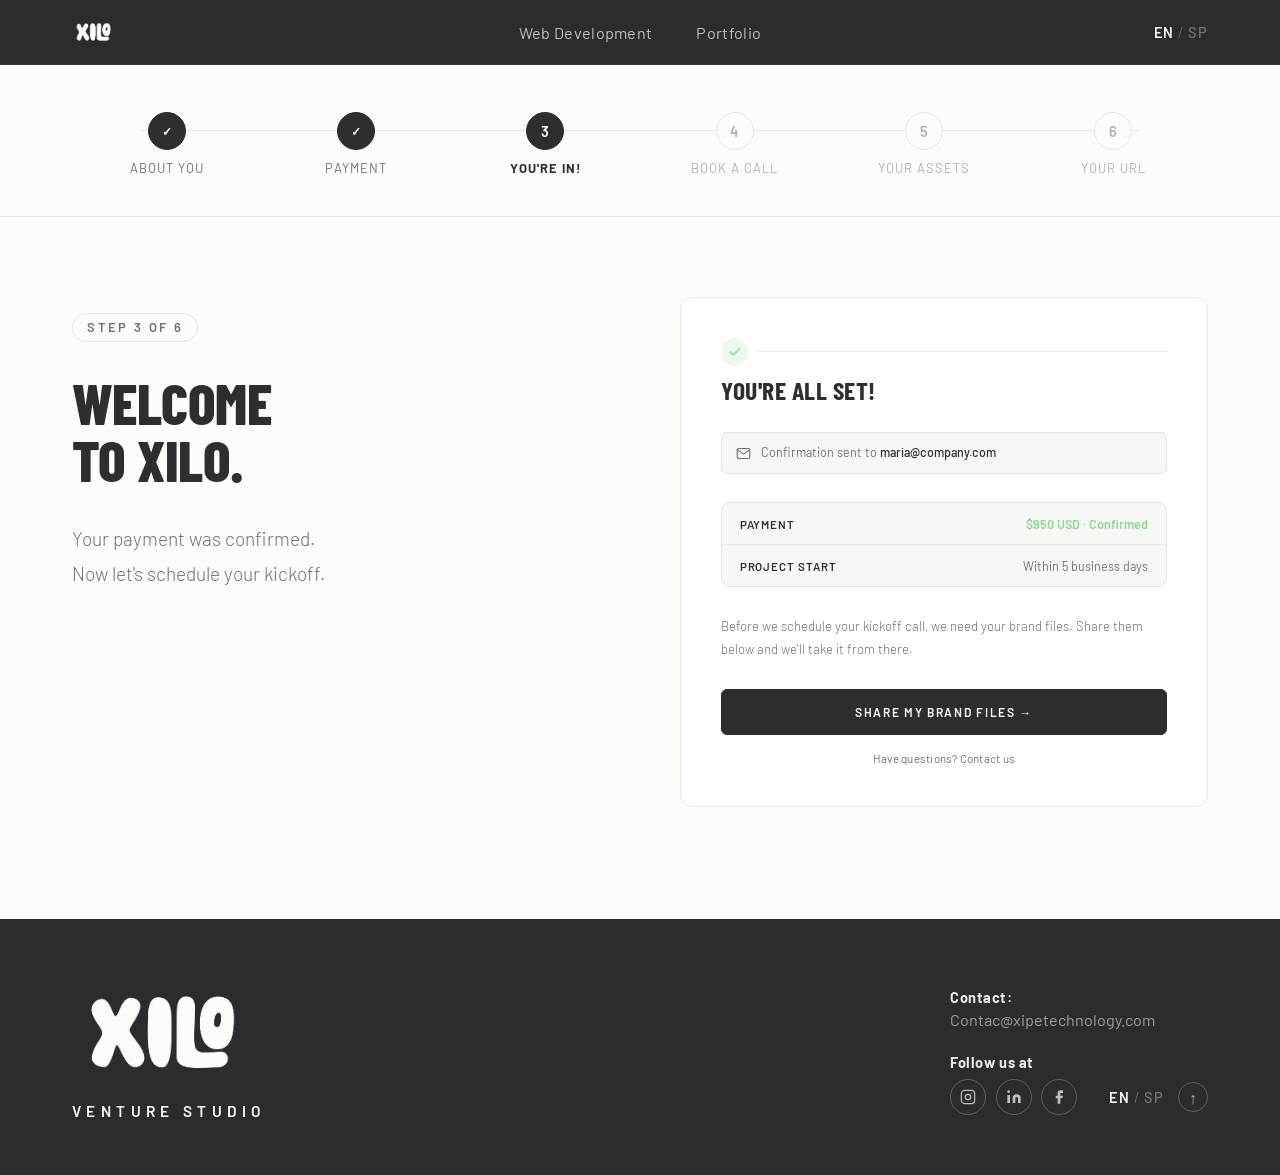
<file: onboarding-step3.html>
<!DOCTYPE html>
<html lang="en">
<head>
  <meta charset="UTF-8" />
  <meta name="viewport" content="width=device-width, initial-scale=1.0" />
  <title>You're In! — XIPE</title>
  <link rel="preconnect" href="https://fonts.googleapis.com" />
  <link rel="preconnect" href="https://fonts.gstatic.com" crossorigin />
  <link href="https://fonts.googleapis.com/css2?family=Barlow+Condensed:wght@300;400;500;600;700;800&family=Barlow:wght@300;400;500;600&display=swap" rel="stylesheet" />

  <style>
    /* ============================================================
       DESIGN SYSTEM TOKENS
    ============================================================ */
    :root {
      --x-neutral:   #707070;
      --x-teal:      #E2FFFD;
      --x-green:     #88D98D;
      --x-bg:        #FDFCF8;
      --x-dark:      #2E2E2E;
      --x-mid:       #E3E4E8;
      --x-blue:      #88AEF5;
      --x-red:       #FD3F28;

      --x-font-head: 'Barlow Condensed', 'Arial Narrow', sans-serif;
      --x-font-body: 'Barlow', Helvetica, Arial, sans-serif;

      --x-ease:      cubic-bezier(0.4, 0, 0.2, 1);
      --x-dur:       0.2s;
      --x-radius:    8px;
      --x-pill:      999px;
      --x-gutter:    2rem;
      --x-max:       1200px;
    }

    /* ── RESET ───────────────────────────────────────────── */
    *, *::before, *::after { box-sizing: border-box; margin: 0; padding: 0; }
    html { scroll-behavior: smooth; font-size: 16px; }
    body {
      font-family: var(--x-font-body);
      color: var(--x-dark);
      background: var(--x-bg);
      -webkit-font-smoothing: antialiased;
      overflow-x: hidden;
    }
    a { text-decoration: none; color: inherit; }
    ul { list-style: none; }
    button { cursor: pointer; border: none; background: none; font: inherit; }

    /* ── LAYOUT ──────────────────────────────────────────── */
    .xcontainer {
      max-width: var(--x-max);
      margin: 0 auto;
      padding: 0 var(--x-gutter);
    }

    /* ============================================================
       NAV — identical to Steps 1 & 2
    ============================================================ */
    .xnav {
      position: fixed;
      top: 0; left: 0; right: 0;
      z-index: 100;
      background: #2C2C2C;
      border-bottom: 1px solid rgba(255,255,255,0.05);
      transition: box-shadow var(--x-dur) var(--x-ease);
    }
    .xnav.scrolled { box-shadow: 0 2px 24px rgba(0,0,0,0.35); }
    .xnav__inner {
      display: flex;
      align-items: center;
      justify-content: space-between;
      height: 64px;
    }
    .xnav__logo { display: flex; align-items: center; text-decoration: none; flex-shrink: 0; }
    .xilo-logo  { display: block; flex-shrink: 0; }
    .xilo-logo--nav    { height: 28px; width: auto; }
    .xilo-logo--footer { height: clamp(70px, 10vw, 115px); width: auto; }

    .xnav__links {
      display: flex;
      align-items: center;
      gap: 2.75rem;
      position: absolute;
      left: 50%;
      transform: translateX(-50%);
    }
    .xnav__links a {
      font-family: var(--x-font-body);
      font-size: 1.01rem;
      font-weight: 400;
      letter-spacing: 0.02em;
      color: rgba(255,255,255,0.7);
      transition: color var(--x-dur) var(--x-ease);
      position: relative;
      white-space: nowrap;
    }
    .xnav__links a::after {
      content: '';
      position: absolute;
      bottom: -4px; left: 0; right: 0;
      height: 1.5px;
      background: #fff;
      transform: scaleX(0);
      transition: transform var(--x-dur) var(--x-ease);
      transform-origin: left;
    }
    .xnav__links a:hover,
    .xnav__links a.active { color: #fff; }
    .xnav__links a.active::after,
    .xnav__links a:hover::after { transform: scaleX(1); }

    .xnav__right { display: flex; align-items: center; gap: 1.25rem; }
    .lang-toggle { display: flex; align-items: center; gap: 0.25rem; }
    .lang-toggle__sep {
      font-family: var(--x-font-body);
      font-size: 0.91rem;
      font-weight: 300;
      color: rgba(255,255,255,0.35);
    }
    .lang-toggle__btn {
      font-family: var(--x-font-body);
      font-size: 0.91rem;
      font-weight: 500;
      letter-spacing: 0.06em;
      color: rgba(255,255,255,0.35);
      padding: 0.15rem 0;
      transition: color var(--x-dur) var(--x-ease);
    }
    .lang-toggle__btn.active { color: #fff; font-weight: 600; }
    .lang-toggle__btn:hover  { color: rgba(255,255,255,0.8); }

    .xnav__hamburger {
      display: none;
      flex-direction: column;
      gap: 5px;
      padding: 4px;
    }
    .xnav__hamburger span {
      display: block; width: 20px; height: 1.5px;
      background: rgba(255,255,255,0.8); border-radius: 2px;
      transition: all var(--x-dur) var(--x-ease);
    }

    /* ============================================================
       PAGE WRAPPER
    ============================================================ */
    .ob-page {
      padding-top: 64px;
      min-height: 100vh;
      background: var(--x-bg);
    }

    /* ============================================================
       STEPPER
    ============================================================ */
    .ob-stepper {
      background: var(--x-bg);
      border-bottom: 1px solid var(--x-mid);
      padding: 3rem 0 2.5rem;
    }
    .ob-stepper__inner {
      display: flex;
      align-items: flex-start;
      justify-content: center;
      gap: 0;
      position: relative;
    }
    .ob-stepper__inner::before {
      content: '';
      position: absolute;
      top: 18px;
      left: calc(100% / 12);
      right: calc(100% / 12);
      height: 1px;
      background: var(--x-mid);
      z-index: 0;
    }
    .ob-step {
      display: flex;
      flex-direction: column;
      align-items: center;
      gap: 0.6rem;
      flex: 1;
      position: relative;
      z-index: 1;
    }
    .ob-step__circle {
      width: 38px;
      height: 38px;
      border-radius: 50%;
      display: flex;
      align-items: center;
      justify-content: center;
      flex-shrink: 0;
      font-family: var(--x-font-body);
      font-size: 0.91rem;
      font-weight: 600;
      transition: background var(--x-dur) var(--x-ease),
                  border-color var(--x-dur) var(--x-ease),
                  color var(--x-dur) var(--x-ease);
      border: 1.5px solid var(--x-mid);
      background: var(--x-bg);
      color: #b0b0b0;
    }
    /* Active — step 3 */
    .ob-step--active .ob-step__circle {
      background: var(--x-dark);
      border-color: var(--x-dark);
      color: #fff;
    }
    /* Done — steps 1 & 2 */
    .ob-step--done .ob-step__circle {
      background: var(--x-dark);
      border-color: var(--x-dark);
      color: #fff;
      font-size: 0.75rem;
    }
    .ob-step__label {
      font-family: var(--x-font-body);
      font-size: 0.81rem;
      font-weight: 400;
      letter-spacing: 0.08em;
      text-transform: uppercase;
      color: #b0b0b0;
      text-align: center;
      white-space: nowrap;
    }
    .ob-step--active .ob-step__label { color: var(--x-dark); font-weight: 700; }
    .ob-step--done   .ob-step__label { color: var(--x-neutral); }

    /* ============================================================
       STEP CONTENT AREA
    ============================================================ */
    .ob-content {
      padding: 5rem 0 7rem;
    }
    .ob-content__inner {
      display: grid;
      grid-template-columns: 1fr 1fr;
      gap: 5rem;
      align-items: start;
    }

    /* ── LEFT COLUMN ─────────────────────────────────────── */
    .ob-left {
      display: flex;
      flex-direction: column;
      gap: 2rem;
      padding-top: 1rem;
    }
    .ob-step-badge {
      display: inline-flex;
      align-items: center;
      border: 1.5px solid var(--x-mid);
      border-radius: var(--x-pill);
      padding: 0.35rem 0.9rem;
      font-family: var(--x-font-body);
      font-size: 0.81rem;
      font-weight: 600;
      letter-spacing: 0.18em;
      text-transform: uppercase;
      color: var(--x-neutral);
      width: fit-content;
    }
    .ob-headline {
      font-family: var(--x-font-head);
      font-size: clamp(2.5rem, 4.5vw, 4rem);
      font-weight: 800;
      line-height: 1;
      letter-spacing: -0.01em;
      text-transform: uppercase;
      color: var(--x-dark);
    }
    .ob-sub {
      font-family: var(--x-font-body);
      font-size: 1.19rem;
      font-weight: 300;
      line-height: 1.85;
      color: var(--x-neutral);
      max-width: 400px;
    }

    /* ── RIGHT COLUMN — confirmation card ────────────────── */

    /* Fade-in + rise animation on load */
    @keyframes ob-card-enter {
      from { opacity: 0; transform: translateY(20px); }
      to   { opacity: 1; transform: translateY(0); }
    }

    .ob-card {
      background: #fff;
      border: 1px solid var(--x-mid);
      border-radius: 12px;
      padding: 2.5rem;
      display: flex;
      flex-direction: column;
      gap: 1.75rem;
      animation: ob-card-enter 0.55s var(--x-ease) both;
      animation-delay: 0.1s;
    }

    /* Card header: check icon + title */
    .ob-card__head {
      display: flex;
      flex-direction: column;
      gap: 0.65rem;
    }
    .ob-card__check {
      display: flex;
      align-items: center;
      gap: 0.5rem;
    }
    .ob-card__check-icon {
      display: flex;
      align-items: center;
      justify-content: center;
      width: 28px;
      height: 28px;
      border-radius: 50%;
      background: rgba(136, 217, 141, 0.15);
      flex-shrink: 0;
    }
    .ob-card__check-icon svg { width: 14px; height: 14px; }
    .ob-card__check-line {
      flex: 1;
      height: 1px;
      background: rgba(136, 217, 141, 0.3);
    }

    .ob-card__title {
      font-family: var(--x-font-head);
      font-size: 1.6rem;
      font-weight: 700;
      text-transform: uppercase;
      letter-spacing: 0.02em;
      color: var(--x-dark);
      line-height: 1.1;
    }

    /* Email confirmation row */
    .ob-confirm-email {
      display: flex;
      align-items: center;
      gap: 0.6rem;
      background: #f7f7f5;
      border: 1px solid var(--x-mid);
      border-radius: 6px;
      padding: 0.7rem 0.9rem;
    }
    .ob-confirm-email__icon {
      color: var(--x-neutral);
      flex-shrink: 0;
      display: flex;
      align-items: center;
    }
    .ob-confirm-email__icon svg { width: 15px; height: 15px; }
    .ob-confirm-email__text {
      font-family: var(--x-font-body);
      font-size: 0.78rem;
      font-weight: 400;
      color: var(--x-neutral);
      line-height: 1.4;
    }
    .ob-confirm-email__text strong {
      color: var(--x-dark);
      font-weight: 500;
    }

    /* Summary table */
    .ob-summary {
      background: #f7f7f5;
      border: 1px solid var(--x-mid);
      border-radius: 8px;
      overflow: hidden;
    }
    .ob-summary__row {
      display: flex;
      justify-content: space-between;
      align-items: center;
      padding: 0.85rem 1.1rem;
      gap: 1rem;
    }
    .ob-summary__row + .ob-summary__row {
      border-top: 1px solid var(--x-mid);
    }
    .ob-summary__label {
      font-family: var(--x-font-body);
      font-size: 0.72rem;
      font-weight: 600;
      letter-spacing: 0.08em;
      text-transform: uppercase;
      color: var(--x-dark);
      white-space: nowrap;
    }
    .ob-summary__value {
      font-family: var(--x-font-body);
      font-size: 0.78rem;
      font-weight: 400;
      color: var(--x-neutral);
      text-align: right;
    }
    .ob-summary__value--accent {
      color: var(--x-green);
      font-weight: 600;
    }

    /* Context paragraph */
    .ob-card__context {
      font-family: var(--x-font-body);
      font-size: 0.82rem;
      font-weight: 300;
      line-height: 1.75;
      color: var(--x-neutral);
    }

    /* CTA block */
    .ob-card__actions {
      display: flex;
      flex-direction: column;
      align-items: center;
      gap: 1rem;
    }

    .ob-cta {
      display: flex;
      align-items: center;
      justify-content: center;
      width: 100%;
      padding: 0.9rem 1.75rem;
      background: var(--x-dark);
      color: #fff;
      border: 1.5px solid var(--x-dark);
      border-radius: 6px;
      font-family: var(--x-font-body);
      font-size: 0.75rem;
      font-weight: 600;
      letter-spacing: 0.14em;
      text-transform: uppercase;
      cursor: pointer;
      transition: background var(--x-dur) var(--x-ease),
                  border-color var(--x-dur) var(--x-ease),
                  transform var(--x-dur) var(--x-ease);
    }
    .ob-cta:hover {
      background: var(--x-red);
      border-color: var(--x-red);
      transform: translateY(-1px);
    }

    /* Secondary link */
    .ob-link-secondary {
      font-family: var(--x-font-body);
      font-size: 0.72rem;
      font-weight: 400;
      color: var(--x-neutral);
      letter-spacing: 0.02em;
      position: relative;
      cursor: pointer;
      text-decoration: none;
      padding-bottom: 1px;
    }
    .ob-link-secondary::after {
      content: '';
      position: absolute;
      bottom: 0; left: 0; right: 0;
      height: 1px;
      background: var(--x-neutral);
      transform: scaleX(0);
      transform-origin: left;
      transition: transform var(--x-dur) var(--x-ease);
    }
    .ob-link-secondary:hover { color: var(--x-dark); }
    .ob-link-secondary:hover::after { transform: scaleX(1); }

    /* ============================================================
       FOOTER — identical to Steps 1 & 2
    ============================================================ */
    .wd-footer { background: #2C2C2C; padding: 3.5rem 0; }
    .wd-footer__inner { display: flex; justify-content: space-between; align-items: flex-end; gap: 3rem; }
    .wd-footer__brand { flex-shrink: 0; }
    .wd-footer__logo-link { display: flex; flex-direction: column; gap: 0.35rem; text-decoration: none; line-height: 1; }
    .wd-footer__logo-tagline {
      font-family: var(--x-font-body);
      font-size: clamp(0.89rem, 1.2vw, 1.09rem);
      font-weight: 600;
      letter-spacing: 0.35em;
      text-transform: uppercase;
      color: #fff;
      display: block;
      margin-top: 0.5rem;
    }
    .wd-footer__info { display: flex; flex-direction: column; gap: 1.5rem; align-items: flex-start; padding-bottom: 0.25rem; }
    .wd-footer__contact { display: flex; flex-direction: column; gap: 0.25rem; }
    .wd-footer__contact-label { font-family: var(--x-font-body); font-size: 0.91rem; font-weight: 700; letter-spacing: 0.04em; color: rgba(255,255,255,0.9); }
    .wd-footer__email { font-family: var(--x-font-body); font-size: 1.01rem; color: rgba(255,255,255,0.55); transition: color var(--x-dur) var(--x-ease); text-decoration: none; }
    .wd-footer__email:hover { color: #fff; }
    .wd-footer__social-block { display: flex; flex-direction: column; gap: 0.5rem; }
    .wd-footer__social-label { font-family: var(--x-font-body); font-size: 0.91rem; font-weight: 700; letter-spacing: 0.04em; color: rgba(255,255,255,0.9); }
    .wd-footer__social-row { display: flex; align-items: center; gap: 2rem; }
    .wd-footer__social-icons { display: flex; align-items: center; gap: 0.6rem; }
    .wd-footer__social-icon {
      display: flex; align-items: center; justify-content: center;
      width: 36px; height: 36px; border-radius: 50%;
      border: 1.5px solid rgba(255,255,255,0.25); color: rgba(255,255,255,0.7);
      transition: border-color var(--x-dur) var(--x-ease), color var(--x-dur) var(--x-ease), background var(--x-dur) var(--x-ease);
      flex-shrink: 0;
    }
    .wd-footer__social-icon svg { width: 16px; height: 16px; }
    .wd-footer__social-icon:hover { border-color: #fff; color: #fff; background: rgba(255,255,255,0.08); }
    .wd-footer__controls { display: flex; align-items: center; gap: 0.9rem; }
    .lang-toggle--footer .lang-toggle__btn { font-size: 0.91rem; }
    .wd-footer__totop {
      display: flex; align-items: center; justify-content: center;
      width: 30px; height: 30px; border-radius: 50%;
      border: 1.5px solid rgba(255,255,255,0.25); color: rgba(255,255,255,0.6);
      font-size: 1.04rem; font-family: var(--x-font-body); cursor: pointer;
      transition: border-color var(--x-dur) var(--x-ease), color var(--x-dur) var(--x-ease), transform var(--x-dur) var(--x-ease);
      background: none; line-height: 1;
    }
    .wd-footer__totop:hover { border-color: #fff; color: #fff; transform: translateY(-2px); }

    /* ============================================================
       RESPONSIVE
    ============================================================ */
    @media (max-width: 900px) {
      .ob-content__inner { grid-template-columns: 1fr; gap: 3rem; }
      .ob-left { padding-top: 0; }
      .ob-headline { font-size: clamp(2rem, 6vw, 3rem); }
    }
    @media (max-width: 768px) {
      .xnav__links {
        position: fixed;
        top: 64px; left: 0; right: 0;
        background: #2C2C2C;
        border-bottom: 1px solid rgba(255,255,255,0.08);
        flex-direction: column;
        padding: 1.75rem var(--x-gutter);
        gap: 1.5rem;
        z-index: 99;
        box-shadow: 0 8px 30px rgba(0,0,0,0.4);
        display: none;
        transform: none;
      }
      .xnav__links.open { display: flex; }
      .xnav__links a { font-size: 1rem; color: rgba(255,255,255,0.8); }
      .xnav__hamburger { display: flex; }
      .ob-step__label { display: none; }
      .ob-stepper { padding: 2rem 0 1.75rem; }
      .ob-card { padding: 1.75rem; }
      .wd-footer__inner { flex-direction: column; align-items: flex-start; gap: 2.5rem; }
      .xilo-logo--footer { height: 64px; }
      .wd-footer__social-row { flex-wrap: wrap; gap: 1rem; }
    }
    @media (max-width: 480px) {
      .ob-step__circle { width: 30px; height: 30px; font-size: 0.81rem; }
      .ob-content { padding: 3rem 0 5rem; }
      .ob-summary__row { flex-direction: column; align-items: flex-start; gap: 0.2rem; }
      .ob-summary__value { text-align: left; }
    }
  </style>
</head>
<body>

  <!-- ════════════════════════════════════════════════════════
       NAV
  ═════════════════════════════════════════════════════════ -->
  <header class="xnav" id="xnav">
    <div class="xnav__inner xcontainer">

      <a href="web-development.html" class="xnav__logo" aria-label="XILO — Home">
        <img src="assets/xilo-logo.png" alt="XILO" class="xilo-logo xilo-logo--nav" />
      </a>

      <nav class="xnav__links" id="xnavLinks" aria-label="Main navigation">
        <a href="web-development.html">Web Development</a>
        <a href="web-development.html#portfolio">Portfolio</a>
      </nav>

      <div class="xnav__right">
        <div class="lang-toggle" role="group" aria-label="Language">
          <button class="lang-toggle__btn active" data-lang="en" aria-pressed="true">EN</button>
          <span class="lang-toggle__sep" aria-hidden="true">/</span>
          <button class="lang-toggle__btn" data-lang="es" aria-pressed="false">SP</button>
        </div>
        <button class="xnav__hamburger" id="xHamburger" aria-label="Open menu" aria-expanded="false">
          <span></span><span></span><span></span>
        </button>
      </div>

    </div>
  </header>


  <!-- ════════════════════════════════════════════════════════
       ONBOARDING — STEP 3
  ═════════════════════════════════════════════════════════ -->
  <div class="ob-page">

    <!-- ── STEPPER ─────────────────────────────────────────── -->
    <div class="ob-stepper">
      <div class="ob-stepper__inner xcontainer">

        <div class="ob-step ob-step--done">
          <div class="ob-step__circle" aria-label="Step 1 completed">✓</div>
          <span class="ob-step__label" id="s-label-1">About You</span>
        </div>

        <div class="ob-step ob-step--done">
          <div class="ob-step__circle" aria-label="Step 2 completed">✓</div>
          <span class="ob-step__label" id="s-label-2">Payment</span>
        </div>

        <div class="ob-step ob-step--active" aria-current="step">
          <div class="ob-step__circle">3</div>
          <span class="ob-step__label" id="s-label-3">You're In!</span>
        </div>

        <div class="ob-step">
          <div class="ob-step__circle">4</div>
          <span class="ob-step__label" id="s-label-4">Book a Call</span>
        </div>

        <div class="ob-step">
          <div class="ob-step__circle">5</div>
          <span class="ob-step__label" id="s-label-5">Your Assets</span>
        </div>

        <div class="ob-step">
          <div class="ob-step__circle">6</div>
          <span class="ob-step__label" id="s-label-6">Your URL</span>
        </div>

      </div>
    </div>

    <!-- ── STEP 3 CONTENT ──────────────────────────────────── -->
    <section class="ob-content">
      <div class="ob-content__inner xcontainer">

        <!-- LEFT: welcome copy -->
        <div class="ob-left">
          <span class="ob-step-badge" id="ob-step-badge">Step 3 of 6</span>

          <h1 class="ob-headline" id="ob-headline">
            WELCOME<br />TO XILO.
          </h1>

          <p class="ob-sub" id="ob-sub">
            Your payment was confirmed.<br />
            Now let's schedule your kickoff.
          </p>
        </div>

        <!-- RIGHT: confirmation card -->
        <div class="ob-card">

          <!-- Header: check + title -->
          <div class="ob-card__head">
            <div class="ob-card__check">
              <div class="ob-card__check-icon" aria-hidden="true">
                <svg viewBox="0 0 24 24" fill="none" stroke="#88D98D" stroke-width="2.5"
                     stroke-linecap="round" stroke-linejoin="round">
                  <polyline points="20 6 9 17 4 12"/>
                </svg>
              </div>
              <div class="ob-card__check-line" aria-hidden="true"></div>
            </div>
            <h2 class="ob-card__title" id="ob-card-title">You're all set!</h2>
          </div>

          <!-- Email confirmation row -->
          <div class="ob-confirm-email">
            <span class="ob-confirm-email__icon" aria-hidden="true">
              <svg viewBox="0 0 24 24" fill="none" stroke="currentColor" stroke-width="1.8"
                   stroke-linecap="round" stroke-linejoin="round">
                <path d="M4 4h16c1.1 0 2 .9 2 2v12c0 1.1-.9 2-2 2H4c-1.1 0-2-.9-2-2V6c0-1.1.9-2 2-2z"/>
                <polyline points="22,6 12,13 2,6"/>
              </svg>
            </span>
            <p class="ob-confirm-email__text" id="ob-confirm-text">
              Confirmation sent to <strong>maria@company.com</strong>
            </p>
          </div>

          <!-- Summary table -->
          <div class="ob-summary" role="table" aria-label="Order summary">

            <div class="ob-summary__row" role="row">
              <span class="ob-summary__label" id="sum-lbl-1">Payment</span>
              <span class="ob-summary__value ob-summary__value--accent" id="sum-val-1">
                $950 USD · Confirmed
              </span>
            </div>

            <div class="ob-summary__row" role="row">
              <span class="ob-summary__label" id="sum-lbl-2">Project start</span>
              <span class="ob-summary__value" id="sum-val-2">Within 5 business days</span>
            </div>


          </div>

          <!-- Context paragraph -->
          <p class="ob-card__context" id="ob-card-context">
            Before we schedule your kickoff call, we need your brand files. Share them below and we'll take it from there.
          </p>

          <!-- CTA + secondary link -->
          <div class="ob-card__actions">
            <button class="ob-cta" id="ob-cta" onclick="window.location.href='onboarding-step4.html'">
              Share My Brand Files →
            </button>
            <a href="mailto:Contac@xipetechnology.com" class="ob-link-secondary" id="ob-link-secondary">
              Have questions? Contact us
            </a>
          </div>

        </div>

      </div>
    </section>

  </div><!-- /.ob-page -->


  <!-- ════════════════════════════════════════════════════════
       FOOTER — identical to Steps 1 & 2
  ═════════════════════════════════════════════════════════ -->
  <footer class="wd-footer" id="contact">
    <div class="xcontainer wd-footer__inner">

      <div class="wd-footer__brand">
        <a href="web-development.html" class="wd-footer__logo-link" aria-label="XILO — Home">
          <img src="assets/xilo-logo.png" alt="XILO" class="xilo-logo xilo-logo--footer" />
          <span class="wd-footer__logo-tagline" id="footer-tagline">VENTURE STUDIO</span>
        </a>
      </div>

      <div class="wd-footer__info">
        <div class="wd-footer__contact">
          <p class="wd-footer__contact-label" id="footer-contact-label">Contact:</p>
          <a href="mailto:Contac@xipetechnology.com" class="wd-footer__email">
            Contac@xipetechnology.com
          </a>
        </div>
        <div class="wd-footer__social-block">
          <p class="wd-footer__social-label" id="footer-follow-label">Follow us at</p>
          <div class="wd-footer__social-row">
            <div class="wd-footer__social-icons">
              <a href="https://www.instagram.com/xilostudio/" target="_blank" rel="noopener noreferrer"
                 class="wd-footer__social-icon" aria-label="Instagram">
                <svg viewBox="0 0 24 24" fill="none" stroke="currentColor" stroke-width="1.8" stroke-linecap="round" stroke-linejoin="round">
                  <rect x="2" y="2" width="20" height="20" rx="5" ry="5"/>
                  <circle cx="12" cy="12" r="4"/>
                  <circle cx="17.5" cy="6.5" r="0.8" fill="currentColor" stroke="none"/>
                </svg>
              </a>
              <a href="https://www.linkedin.com/company/xilo-studio/" target="_blank" rel="noopener noreferrer"
                 class="wd-footer__social-icon" aria-label="LinkedIn">
                <svg viewBox="0 0 24 24" fill="currentColor">
                  <path d="M16 8a6 6 0 0 1 6 6v7h-4v-7a2 2 0 0 0-4 0v7h-4v-7a6 6 0 0 1 6-6z"/>
                  <rect x="2" y="9" width="4" height="12"/>
                  <circle cx="4" cy="4" r="2"/>
                </svg>
              </a>
              <a href="https://www.facebook.com/xilostudio/" target="_blank" rel="noopener noreferrer"
                 class="wd-footer__social-icon" aria-label="Facebook">
                <svg viewBox="0 0 24 24" fill="currentColor">
                  <path d="M18 2h-3a5 5 0 0 0-5 5v3H7v4h3v8h4v-8h3l1-4h-4V7a1 1 0 0 1 1-1h3z"/>
                </svg>
              </a>
            </div>
            <div class="wd-footer__controls">
              <div class="lang-toggle lang-toggle--footer" role="group" aria-label="Language">
                <button class="lang-toggle__btn active" data-lang="en" aria-pressed="true">EN</button>
                <span class="lang-toggle__sep" aria-hidden="true">/</span>
                <button class="lang-toggle__btn" data-lang="es" aria-pressed="false">SP</button>
              </div>
              <button class="wd-footer__totop" id="backToTop" aria-label="Back to top">↑</button>
            </div>
          </div>
        </div>
      </div>

    </div>
  </footer>


  <script>
    (function () {
      'use strict';

      /* ── TRANSLATIONS ─────────────────────────────────── */
      const T = {
        en: {
          badge:        'Step 3 of 6',
          headline:     'WELCOME<br />TO XILO.',
          sub:          'Your payment was confirmed.\nNow let\'s schedule your kickoff.',
          cardTitle:    'You\'re all set!',
          confirmText:  'Confirmation sent to',
          sumLbl1:      'Payment',      sumVal1: '$950 USD · Confirmed',
          sumLbl2:      'Project start', sumVal2: 'Within 5 business days',
          sumLbl3:      'Project manager', sumVal3: 'Will reach out within 24h',
          context:      'Before we schedule your kickoff call, we need your brand files. Share them below and we\'ll take it from there.',
          cta:          'Share My Brand Files →',
          linkSecondary: 'Have questions? Contact us',
          /* stepper */
          s1: 'About You', s2: 'Payment', s3: "You're In!", s4: 'Book a Call', s5: 'Your Assets', s6: 'Your URL',
          /* footer */
          tagline:      'VENTURE STUDIO',
          contactLabel: 'Contact:',
          followLabel:  'Follow us at',
        },
        es: {
          badge:        'Paso 3 de 6',
          headline:     'BIENVENIDO<br />A XILO.',
          sub:          'Tu pago fue confirmado.\nAhora agendemos tu kickoff.',
          cardTitle:    '¡Todo listo!',
          confirmText:  'Confirmación enviada a',
          sumLbl1:      'Pago',          sumVal1: '$950 USD · Confirmado',
          sumLbl2:      'Inicio del proyecto', sumVal2: 'En 5 días hábiles',
          sumLbl3:      'Project manager',     sumVal3: 'Se pondrá en contacto en 24h',
          context:      'Te hemos enviado una invitación al calendario. Haz clic abajo para agendar tu llamada de inicio y elegir el horario que mejor te funcione.',
          cta:          'Compartir Mis Archivos de Marca →',
          linkSecondary: '¿Tienes preguntas? Contáctanos',
          /* stepper */
          s1: 'Sobre Ti', s2: 'Pago', s3: '¡Estás Dentro!', s4: 'Agenda Llamada', s5: 'Tus Recursos', s6: 'Tu URL',
          /* footer */
          tagline:      'VENTURE STUDIO',
          contactLabel: 'Contacto:',
          followLabel:  'Síguenos en',
        },
      };

      const STORAGE_KEY = 'xipe-lang';
      let currentLang = localStorage.getItem(STORAGE_KEY) || 'en';

      /* ── APPLY LANGUAGE ──────────────────────────────── */
      function applyLang(lang) {
        const d = T[lang];
        if (!d) return;
        currentLang = lang;
        localStorage.setItem(STORAGE_KEY, lang);
        document.documentElement.setAttribute('lang', lang === 'es' ? 'es' : 'en');

        setHTML('ob-headline',       d.headline);
        setText('ob-step-badge',     d.badge);
        setText('ob-card-title',     d.cardTitle);
        setText('ob-card-context',   d.context);
        setText('ob-cta',            d.cta);
        setText('ob-link-secondary', d.linkSecondary);

        /* Sub — preserve line breaks */
        const subEl = document.getElementById('ob-sub');
        if (subEl) subEl.innerHTML = d.sub.replace(/\n/g, '<br />');

        /* Confirm email text (preserve email address) */
        const confirmEl = document.getElementById('ob-confirm-text');
        if (confirmEl) {
          const emailEl = confirmEl.querySelector('strong');
          const email   = emailEl ? emailEl.textContent : 'maria@company.com';
          confirmEl.innerHTML = d.confirmText + ' <strong>' + email + '</strong>';
        }

        /* Summary */
        setText('sum-lbl-1', d.sumLbl1); setText('sum-val-1', d.sumVal1);
        setText('sum-lbl-2', d.sumLbl2); setText('sum-val-2', d.sumVal2);
        setText('sum-lbl-3', d.sumLbl3); setText('sum-val-3', d.sumVal3);

        /* Stepper labels */
        for (let i = 1; i <= 6; i++) {
          const el = document.getElementById('s-label-' + i);
          if (el) el.textContent = d['s' + i];
        }

        /* Footer */
        setText('footer-tagline',       d.tagline);
        setText('footer-contact-label', d.contactLabel);
        setText('footer-follow-label',  d.followLabel);

        /* Lang buttons */
        document.querySelectorAll('.lang-toggle__btn').forEach((btn) => {
          const active = btn.dataset.lang === lang;
          btn.classList.toggle('active', active);
          btn.setAttribute('aria-pressed', String(active));
        });
      }

      function setText(id, val) {
        const el = document.getElementById(id);
        if (el && val !== undefined) el.textContent = val;
      }
      function setHTML(id, val) {
        const el = document.getElementById(id);
        if (el && val !== undefined) el.innerHTML = val;
      }

      /* ── NAV ─────────────────────────────────────────── */
      const nav = document.getElementById('xnav');
      if (nav) {
        const onScroll = () => nav.classList.toggle('scrolled', window.scrollY > 40);
        window.addEventListener('scroll', onScroll, { passive: true });
        onScroll();
      }
      const hamburger = document.getElementById('xHamburger');
      const navLinks  = document.getElementById('xnavLinks');
      if (hamburger && navLinks) {
        hamburger.addEventListener('click', () => {
          const open = navLinks.classList.toggle('open');
          hamburger.setAttribute('aria-expanded', String(open));
          hamburger.setAttribute('aria-label', open ? 'Close menu' : 'Open menu');
        });
        document.addEventListener('click', (e) => {
          if (nav && !nav.contains(e.target)) {
            navLinks.classList.remove('open');
            hamburger.setAttribute('aria-expanded', 'false');
          }
        });
      }

      /* ── LANG TOGGLE ─────────────────────────────────── */
      document.querySelectorAll('.lang-toggle__btn').forEach((btn) => {
        btn.addEventListener('click', () => {
          const lang = btn.dataset.lang;
          if (lang !== currentLang) applyLang(lang);
        });
      });

      /* ── BACK TO TOP ─────────────────────────────────── */
      const backToTop = document.getElementById('backToTop');
      if (backToTop) {
        backToTop.addEventListener('click', () => window.scrollTo({ top: 0, behavior: 'smooth' }));
      }

      /* ── INIT ────────────────────────────────────────── */
      applyLang(currentLang);

    })();
  </script>

</body>
</html>
</file>
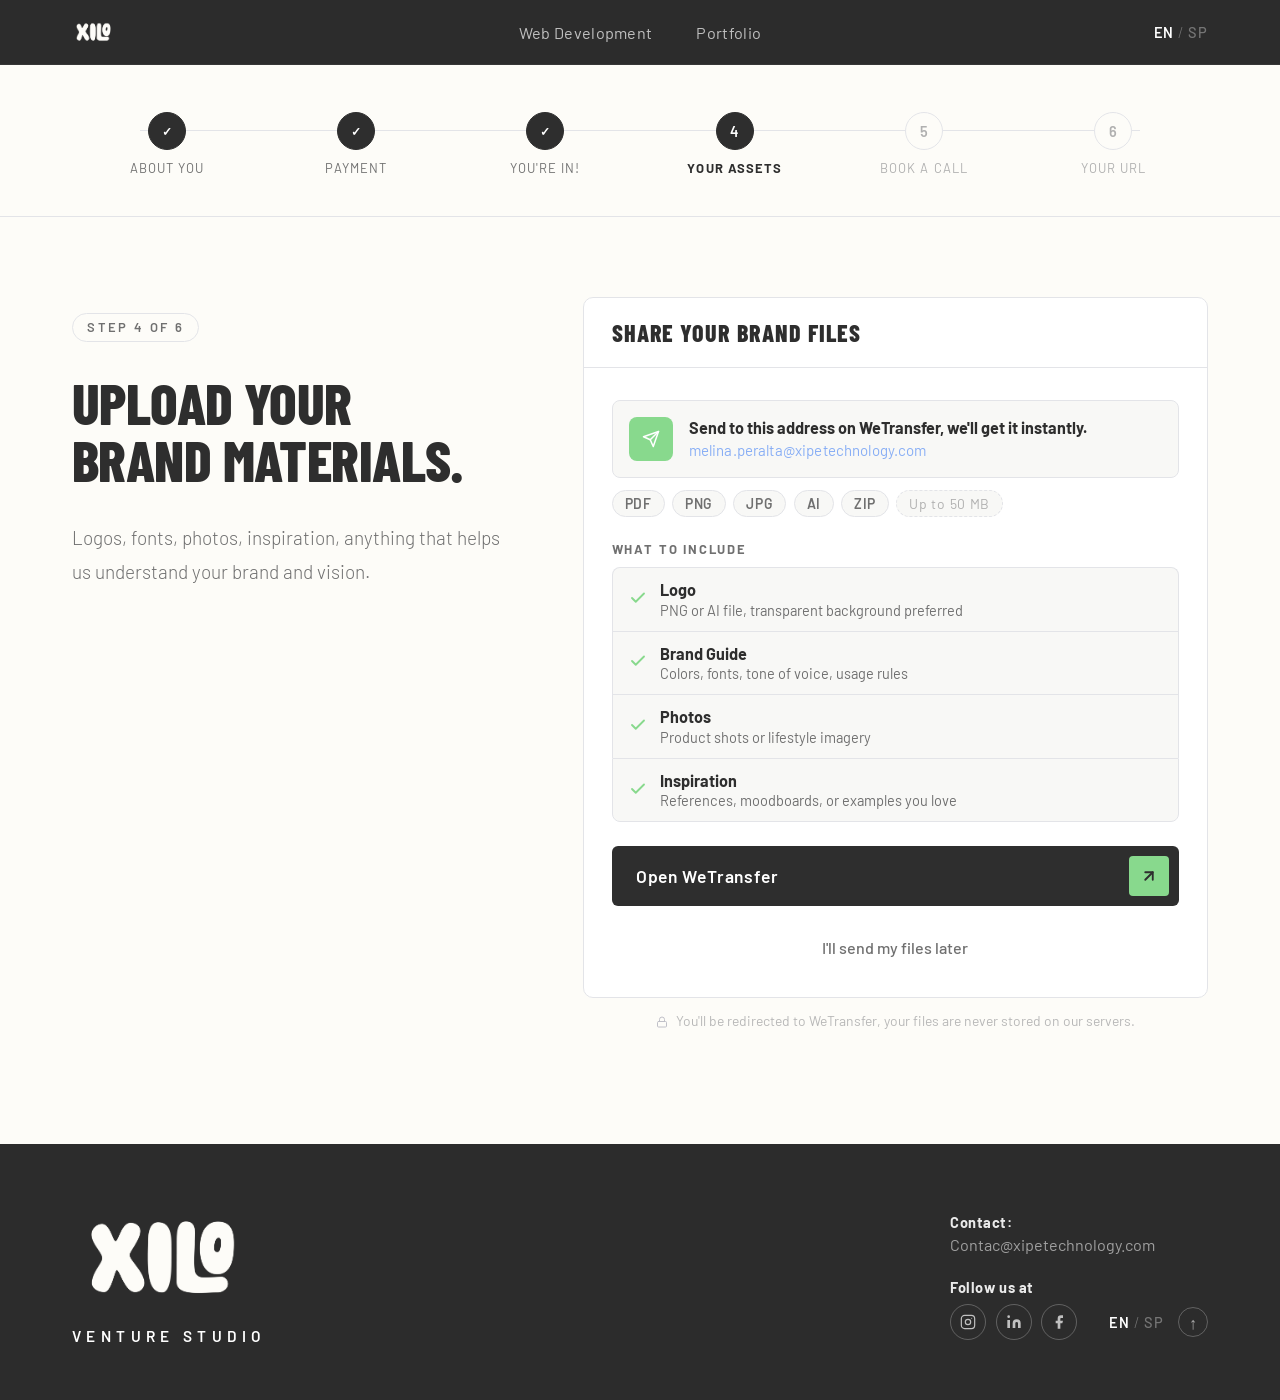
<file: onboarding-step4.html>
<!DOCTYPE html>
<html lang="en">
<head>
  <meta charset="UTF-8" />
  <meta name="viewport" content="width=device-width, initial-scale=1.0" />
  <title>Upload Assets — XIPE</title>
  <link rel="preconnect" href="https://fonts.googleapis.com" />
  <link rel="preconnect" href="https://fonts.gstatic.com" crossorigin />
  <link href="https://fonts.googleapis.com/css2?family=Barlow+Condensed:wght@300;400;500;600;700;800&family=Barlow:wght@300;400;500;600&display=swap" rel="stylesheet" />

  <style>
    /* ============================================================
       DESIGN SYSTEM TOKENS — identical to Steps 1–3
    ============================================================ */
    :root {
      --x-neutral:   #707070;
      --x-teal:      #E2FFFD;
      --x-green:     #88D98D;
      --x-bg:        #FDFCF8;
      --x-dark:      #2E2E2E;
      --x-mid:       #E3E4E8;
      --x-blue:      #88AEF5;
      --x-red:       #FD3F28;

      --x-font-head: 'Barlow Condensed', 'Arial Narrow', sans-serif;
      --x-font-body: 'Barlow', Helvetica, Arial, sans-serif;

      --x-ease:      cubic-bezier(0.4, 0, 0.2, 1);
      --x-dur:       0.2s;
      --x-radius:    8px;
      --x-pill:      999px;
      --x-gutter:    2rem;
      --x-max:       1200px;
    }

    /* ── RESET ───────────────────────────────────────────── */
    *, *::before, *::after { box-sizing: border-box; margin: 0; padding: 0; }
    html { scroll-behavior: smooth; font-size: 16px; }
    body {
      font-family: var(--x-font-body);
      color: var(--x-dark);
      background: var(--x-bg);
      -webkit-font-smoothing: antialiased;
      overflow-x: hidden;
    }
    a { text-decoration: none; color: inherit; }
    ul { list-style: none; }
    button { cursor: pointer; border: none; background: none; font: inherit; }

    /* ── LAYOUT ──────────────────────────────────────────── */
    .xcontainer {
      max-width: var(--x-max);
      margin: 0 auto;
      padding: 0 var(--x-gutter);
    }

    /* ============================================================
       NAV
    ============================================================ */
    .xnav {
      position: fixed;
      top: 0; left: 0; right: 0;
      z-index: 100;
      background: #2C2C2C;
      border-bottom: 1px solid rgba(255,255,255,0.05);
      transition: box-shadow var(--x-dur) var(--x-ease);
    }
    .xnav.scrolled { box-shadow: 0 2px 24px rgba(0,0,0,0.35); }
    .xnav__inner {
      display: flex;
      align-items: center;
      justify-content: space-between;
      height: 64px;
    }
    .xnav__logo { display: flex; align-items: center; text-decoration: none; flex-shrink: 0; }
    .xilo-logo  { display: block; flex-shrink: 0; }
    .xilo-logo--nav    { height: 28px; width: auto; }
    .xilo-logo--footer { height: clamp(70px, 10vw, 115px); width: auto; }

    .xnav__links {
      display: flex;
      align-items: center;
      gap: 2.75rem;
      position: absolute;
      left: 50%;
      transform: translateX(-50%);
    }
    .xnav__links a {
      font-family: var(--x-font-body);
      font-size: 1.01rem;
      font-weight: 400;
      letter-spacing: 0.02em;
      color: rgba(255,255,255,0.7);
      transition: color var(--x-dur) var(--x-ease);
      position: relative;
      white-space: nowrap;
    }
    .xnav__links a::after {
      content: '';
      position: absolute;
      bottom: -4px; left: 0; right: 0;
      height: 1.5px;
      background: #fff;
      transform: scaleX(0);
      transition: transform var(--x-dur) var(--x-ease);
      transform-origin: left;
    }
    .xnav__links a:hover,
    .xnav__links a.active { color: #fff; }
    .xnav__links a.active::after,
    .xnav__links a:hover::after { transform: scaleX(1); }

    .xnav__right { display: flex; align-items: center; gap: 1.25rem; }
    .lang-toggle { display: flex; align-items: center; gap: 0.25rem; }
    .lang-toggle__sep {
      font-family: var(--x-font-body);
      font-size: 0.91rem;
      font-weight: 300;
      color: rgba(255,255,255,0.35);
    }
    .lang-toggle__btn {
      font-family: var(--x-font-body);
      font-size: 0.91rem;
      font-weight: 500;
      letter-spacing: 0.06em;
      color: rgba(255,255,255,0.35);
      padding: 0.15rem 0;
      transition: color var(--x-dur) var(--x-ease);
    }
    .lang-toggle__btn.active { color: #fff; font-weight: 600; }
    .lang-toggle__btn:hover  { color: rgba(255,255,255,0.8); }

    .xnav__hamburger {
      display: none;
      flex-direction: column;
      gap: 5px;
      padding: 4px;
    }
    .xnav__hamburger span {
      display: block; width: 20px; height: 1.5px;
      background: rgba(255,255,255,0.8); border-radius: 2px;
      transition: all var(--x-dur) var(--x-ease);
    }

    /* ============================================================
       PAGE WRAPPER
    ============================================================ */
    .ob-page {
      padding-top: 64px;
      min-height: 100vh;
      background: var(--x-bg);
    }

    /* ============================================================
       STEPPER
    ============================================================ */
    .ob-stepper {
      background: var(--x-bg);
      border-bottom: 1px solid var(--x-mid);
      padding: 3rem 0 2.5rem;
    }
    .ob-stepper__inner {
      display: flex;
      align-items: flex-start;
      justify-content: center;
      gap: 0;
      position: relative;
    }
    .ob-stepper__inner::before {
      content: '';
      position: absolute;
      top: 18px;
      left: calc(100% / 12);
      right: calc(100% / 12);
      height: 1px;
      background: var(--x-mid);
      z-index: 0;
    }
    .ob-step {
      display: flex;
      flex-direction: column;
      align-items: center;
      gap: 0.6rem;
      flex: 1;
      position: relative;
      z-index: 1;
    }
    .ob-step__circle {
      width: 38px;
      height: 38px;
      border-radius: 50%;
      display: flex;
      align-items: center;
      justify-content: center;
      flex-shrink: 0;
      font-family: var(--x-font-body);
      font-size: 0.91rem;
      font-weight: 600;
      transition: background var(--x-dur) var(--x-ease),
                  border-color var(--x-dur) var(--x-ease),
                  color var(--x-dur) var(--x-ease);
      border: 1.5px solid var(--x-mid);
      background: var(--x-bg);
      color: #b0b0b0;
    }
    .ob-step--active .ob-step__circle {
      background: var(--x-dark);
      border-color: var(--x-dark);
      color: #fff;
    }
    .ob-step--done .ob-step__circle {
      background: var(--x-dark);
      border-color: var(--x-dark);
      color: #fff;
      font-size: 0.75rem;
    }
    .ob-step__label {
      font-family: var(--x-font-body);
      font-size: 0.81rem;
      font-weight: 400;
      letter-spacing: 0.08em;
      text-transform: uppercase;
      color: #b0b0b0;
      text-align: center;
      white-space: nowrap;
    }
    .ob-step--active .ob-step__label { color: var(--x-dark); font-weight: 700; }
    .ob-step--done   .ob-step__label { color: var(--x-neutral); }

    /* ============================================================
       STEP CONTENT AREA
    ============================================================ */
    .ob-content {
      padding: 5rem 0 7rem;
    }
    .ob-content__inner {
      display: grid;
      grid-template-columns: 1fr 1.4fr;
      gap: 4rem;
      align-items: start;
    }

    /* ── LEFT COLUMN ─────────────────────────────────────── */
    .ob-left {
      display: flex;
      flex-direction: column;
      gap: 2rem;
      padding-top: 1rem;
      position: sticky;
      top: 88px;
    }
    .ob-step-badge {
      display: inline-flex;
      align-items: center;
      border: 1.5px solid var(--x-mid);
      border-radius: var(--x-pill);
      padding: 0.35rem 0.9rem;
      font-family: var(--x-font-body);
      font-size: 0.81rem;
      font-weight: 600;
      letter-spacing: 0.18em;
      text-transform: uppercase;
      color: var(--x-neutral);
      width: fit-content;
    }
    .ob-headline {
      font-family: var(--x-font-head);
      font-size: clamp(2.5rem, 4.5vw, 4rem);
      font-weight: 800;
      line-height: 1;
      letter-spacing: -0.01em;
      text-transform: uppercase;
      color: var(--x-dark);
    }
    .ob-sub {
      font-family: var(--x-font-body);
      font-size: 1.19rem;
      font-weight: 300;
      line-height: 1.8;
      color: var(--x-neutral);
    }
    /* card top title */
    .ob-card__header {
      padding: 1.25rem 1.75rem;
      border-bottom: 1px solid var(--x-mid);
    }
    .ob-card__title {
      font-family: var(--x-font-head);
      font-size: 1.5rem;
      font-weight: 800;
      text-transform: uppercase;
      letter-spacing: 0.04em;
      color: var(--x-dark);
    }

    /* ── CARD ────────────────────────────────────────────── */
    @keyframes ob-card-enter {
      from { opacity: 0; transform: translateY(20px); }
      to   { opacity: 1; transform: translateY(0); }
    }

    .ob-card {
      width: 100%;
      background: #fff;
      border: 1px solid var(--x-mid);
      border-radius: 10px;
      overflow: hidden;
      animation: ob-card-enter 0.55s var(--x-ease) both;
      animation-delay: 0.1s;
    }

    .ob-card__body {
      padding: 2rem 1.75rem;
      display: flex;
      flex-direction: column;
      gap: 1.5rem;
    }

    /* headline + sub inside card */
    .ob-card__copy { display: flex; flex-direction: column; gap: 0.6rem; }


    /* ── FORMAT PILLS (read-only) ────────────────────────── */
    .ob-formats {
      display: flex;
      flex-wrap: wrap;
      gap: 0.45rem;
      margin-top: calc(4px - 1rem);
    }
    .ob-format-pill {
      font-family: var(--x-font-body);
      font-size: 0.87rem;
      font-weight: 600;
      letter-spacing: 0.05em;
      color: var(--x-neutral);
      border: 1px solid var(--x-mid);
      background: #F8F8F6;
      border-radius: var(--x-pill);
      padding: 0.25rem 0.75rem;
    }
    .ob-format-pill--dim {
      font-weight: 400;
      color: #b0b0b0;
      border-style: dashed;
    }

    /* ── INFO BOX ────────────────────────────────────────── */
    .ob-info {
      display: flex;
      align-items: center;
      gap: 1rem;
      background: #F8F8F6;
      border: 1px solid var(--x-mid);
      border-radius: var(--x-radius);
      padding: 16px;
    }
    .ob-info__icon {
      flex-shrink: 0;
      width: 44px;
      height: 44px;
      background: #88D98D;
      border-radius: 8px;
      display: flex;
      align-items: center;
      justify-content: center;
      color: #fff;
    }
    .ob-info__copy { display: flex; flex-direction: column; gap: 0.2rem; }
    .ob-info__title {
      font-family: var(--x-font-body);
      font-size: 1.01rem;
      font-weight: 700;
      color: var(--x-dark);
      line-height: 1.2;
    }
    .ob-info__email {
      font-family: var(--x-font-body);
      font-size: 0.94rem;
      font-weight: 400;
      color: var(--x-blue);
      letter-spacing: 0.01em;
    }

    /* ── CTA BUTTON ──────────────────────────────────────── */
    .ob-cta {
      display: flex;
      align-items: center;
      justify-content: space-between;
      width: 100%;
      background: var(--x-dark);
      color: #fff;
      font-family: var(--x-font-body);
      font-size: 1.09rem;
      font-weight: 600;
      letter-spacing: 0.05em;
      padding: 0.6rem 0.6rem 0.6rem 1.5rem;
      border-radius: 6px;
      transition: background var(--x-dur) var(--x-ease),
                  transform var(--x-dur) var(--x-ease);
      cursor: pointer;
    }
    .ob-cta:hover  { background: #1a1a1a; transform: translateY(-1px); }
    .ob-cta:active { transform: translateY(0); }
    .ob-cta__badge {
      width: 40px;
      height: 40px;
      background: var(--x-green);
      border-radius: 4px;
      display: flex;
      align-items: center;
      justify-content: center;
      color: var(--x-dark);
      flex-shrink: 0;
    }

    /* ── WHAT TO INCLUDE LIST ───────────────────────────── */
    .ob-include {
      display: flex;
      flex-direction: column;
      gap: 0;
    }
    .ob-include__label {
      font-family: var(--x-font-body);
      font-size: 0.81rem;
      font-weight: 700;
      letter-spacing: 0.14em;
      text-transform: uppercase;
      color: var(--x-neutral);
      margin-bottom: 0.65rem;
    }
    .ob-include__item {
      display: flex;
      align-items: center;
      gap: 0.85rem;
      padding: 0.75rem 1rem;
      background: #F8F8F6;
      border: 1px solid var(--x-mid);
      border-bottom: none;
    }
    .ob-include__item:first-of-type { border-radius: var(--x-radius) var(--x-radius) 0 0; }
    .ob-include__item:last-of-type  { border-bottom: 1px solid var(--x-mid); border-radius: 0 0 var(--x-radius) var(--x-radius); }
    .ob-include__check {
      flex-shrink: 0;
      color: #88D98D;
    }
    .ob-include__copy { display: flex; flex-direction: column; gap: 0.1rem; }
    .ob-include__name {
      font-family: var(--x-font-body);
      font-size: 1.01rem;
      font-weight: 700;
      color: var(--x-dark);
    }
    .ob-include__hint {
      font-family: var(--x-font-body);
      font-size: 0.91rem;
      font-weight: 400;
      color: var(--x-neutral);
    }

    /* ── SKIP LINK ───────────────────────────────────────── */
    .ob-skip {
      display: block;
      text-align: center;
      font-family: var(--x-font-body);
      font-size: 1.01rem;
      font-weight: 500;
      color: var(--x-neutral);
      padding: 0.5rem;
      cursor: pointer;
      transition: color var(--x-dur) var(--x-ease);
    }
    .ob-skip:hover { color: var(--x-dark); text-decoration: underline; }

    /* ── SECURE NOTICE (below card) ──────────────────────── */
    .ob-secure {
      display: flex;
      align-items: center;
      justify-content: center;
      gap: 0.5rem;
      margin-top: 0.85rem;
    }
    .ob-secure__icon { color: #c0c0c8; flex-shrink: 0; }
    .ob-secure__text {
      font-family: var(--x-font-body);
      font-size: 0.87rem;
      font-weight: 400;
      color: #b8b8b8;
      line-height: 1.5;
    }

    /* ============================================================
       TOAST NOTIFICATION
    ============================================================ */
    .ob-toast {
      position: fixed;
      bottom: 2rem;
      left: 50%;
      transform: translateX(-50%) translateY(0);
      background: var(--x-dark);
      color: #fff;
      font-family: var(--x-font-body);
      font-size: 0.97rem;
      font-weight: 400;
      line-height: 1.5;
      padding: 16px 24px;
      border-radius: 6px;
      z-index: 500;
      white-space: nowrap;
      opacity: 0;
      pointer-events: none;
      transition: opacity 0.3s var(--x-ease);
    }
    .ob-toast.show {
      opacity: 1;
      pointer-events: auto;
    }

    /* ============================================================
       FOOTER
    ============================================================ */
    .wd-footer { background: #2C2C2C; padding: 3.5rem 0; }
    .wd-footer__inner { display: flex; justify-content: space-between; align-items: flex-end; gap: 3rem; }
    .wd-footer__brand { flex-shrink: 0; }
    .wd-footer__logo-link { display: flex; flex-direction: column; gap: 0.35rem; text-decoration: none; line-height: 1; }
    .wd-footer__logo-tagline {
      font-family: var(--x-font-body);
      font-size: clamp(0.89rem, 1.2vw, 1.09rem);
      font-weight: 600;
      letter-spacing: 0.35em;
      text-transform: uppercase;
      color: #fff;
      display: block;
      margin-top: 0.5rem;
    }
    .wd-footer__info { display: flex; flex-direction: column; gap: 1.5rem; align-items: flex-start; padding-bottom: 0.25rem; }
    .wd-footer__contact { display: flex; flex-direction: column; gap: 0.25rem; }
    .wd-footer__contact-label { font-family: var(--x-font-body); font-size: 0.91rem; font-weight: 700; letter-spacing: 0.04em; color: rgba(255,255,255,0.9); }
    .wd-footer__email { font-family: var(--x-font-body); font-size: 1.01rem; color: rgba(255,255,255,0.55); transition: color var(--x-dur) var(--x-ease); text-decoration: none; }
    .wd-footer__email:hover { color: #fff; }
    .wd-footer__social-block { display: flex; flex-direction: column; gap: 0.5rem; }
    .wd-footer__social-label { font-family: var(--x-font-body); font-size: 0.91rem; font-weight: 700; letter-spacing: 0.04em; color: rgba(255,255,255,0.9); }
    .wd-footer__social-row { display: flex; align-items: center; gap: 2rem; }
    .wd-footer__social-icons { display: flex; align-items: center; gap: 0.6rem; }
    .wd-footer__social-icon {
      display: flex; align-items: center; justify-content: center;
      width: 36px; height: 36px; border-radius: 50%;
      border: 1.5px solid rgba(255,255,255,0.25); color: rgba(255,255,255,0.7);
      transition: border-color var(--x-dur) var(--x-ease), color var(--x-dur) var(--x-ease), background var(--x-dur) var(--x-ease);
      flex-shrink: 0;
    }
    .wd-footer__social-icon svg { width: 16px; height: 16px; }
    .wd-footer__social-icon:hover { border-color: #fff; color: #fff; background: rgba(255,255,255,0.08); }
    .wd-footer__controls { display: flex; align-items: center; gap: 0.9rem; }
    .lang-toggle--footer .lang-toggle__btn { font-size: 0.91rem; }
    .wd-footer__totop {
      display: flex; align-items: center; justify-content: center;
      width: 30px; height: 30px; border-radius: 50%;
      border: 1.5px solid rgba(255,255,255,0.25); color: rgba(255,255,255,0.6);
      font-size: 1.04rem; font-family: var(--x-font-body); cursor: pointer;
      transition: border-color var(--x-dur) var(--x-ease), color var(--x-dur) var(--x-ease), transform var(--x-dur) var(--x-ease);
      background: none; line-height: 1;
    }
    .wd-footer__totop:hover { border-color: #fff; color: #fff; transform: translateY(-2px); }

    /* ============================================================
       RESPONSIVE
    ============================================================ */
    @media (max-width: 900px) {
      .ob-content__inner { grid-template-columns: 1fr; gap: 3rem; }
      .ob-left { padding-top: 0; position: static; }
      .ob-headline { font-size: clamp(2rem, 6vw, 3rem); }
    }
    @media (max-width: 768px) {
      .xnav__links {
        position: fixed;
        top: 64px; left: 0; right: 0;
        background: #2C2C2C;
        border-bottom: 1px solid rgba(255,255,255,0.08);
        flex-direction: column;
        padding: 1.75rem var(--x-gutter);
        gap: 1.5rem;
        z-index: 99;
        box-shadow: 0 8px 30px rgba(0,0,0,0.4);
        display: none;
        transform: none;
      }
      .xnav__links.open { display: flex; }
      .xnav__links a { font-size: 1rem; color: rgba(255,255,255,0.8); }
      .xnav__hamburger { display: flex; }
      .ob-step__label { display: none; }
      .ob-stepper { padding: 2rem 0 1.75rem; }
      .ob-card__header { padding: 1.25rem; }
      .ob-card__body { padding: 1.25rem; }
      .wd-footer__inner { flex-direction: column; align-items: flex-start; gap: 2.5rem; }
      .xilo-logo--footer { height: 64px; }
      .wd-footer__social-row { flex-wrap: wrap; gap: 1rem; }
      .ob-toast { white-space: normal; width: calc(100vw - 3rem); text-align: center; }
    }
    @media (max-width: 480px) {
      .ob-step__circle { width: 30px; height: 30px; font-size: 0.81rem; }
      .ob-content { padding: 3rem 0 5rem; }
      .ob-tags { gap: 0.4rem; }
    }
  </style>
</head>
<body>

  <!-- ════════════════════════════════════════════════════════
       NAV
  ═════════════════════════════════════════════════════════ -->
  <header class="xnav" id="xnav">
    <div class="xnav__inner xcontainer">

      <a href="web-development.html" class="xnav__logo" aria-label="XILO — Home">
        <img src="assets/xilo-logo.png" alt="XILO" class="xilo-logo xilo-logo--nav" />
      </a>

      <nav class="xnav__links" id="xnavLinks" aria-label="Main navigation">
        <a href="web-development.html">Web Development</a>
        <a href="web-development.html#portfolio">Portfolio</a>
      </nav>

      <div class="xnav__right">
        <div class="lang-toggle" role="group" aria-label="Language">
          <button class="lang-toggle__btn active" data-lang="en" aria-pressed="true">EN</button>
          <span class="lang-toggle__sep" aria-hidden="true">/</span>
          <button class="lang-toggle__btn" data-lang="es" aria-pressed="false">SP</button>
        </div>
        <button class="xnav__hamburger" id="xHamburger" aria-label="Open menu" aria-expanded="false">
          <span></span><span></span><span></span>
        </button>
      </div>

    </div>
  </header>


  <!-- ════════════════════════════════════════════════════════
       ONBOARDING — STEP 4
  ═════════════════════════════════════════════════════════ -->
  <div class="ob-page">

    <!-- ── STEPPER ─────────────────────────────────────────── -->
    <div class="ob-stepper">
      <div class="ob-stepper__inner xcontainer">

        <div class="ob-step ob-step--done">
          <div class="ob-step__circle" aria-label="Step 1 completed">✓</div>
          <span class="ob-step__label" id="s-label-1">About You</span>
        </div>

        <div class="ob-step ob-step--done">
          <div class="ob-step__circle" aria-label="Step 2 completed">✓</div>
          <span class="ob-step__label" id="s-label-2">Payment</span>
        </div>

        <div class="ob-step ob-step--done">
          <div class="ob-step__circle" aria-label="Step 3 completed">✓</div>
          <span class="ob-step__label" id="s-label-3">You're In!</span>
        </div>

        <div class="ob-step ob-step--active" aria-current="step">
          <div class="ob-step__circle">4</div>
          <span class="ob-step__label" id="s-label-4">Your Assets</span>
        </div>

        <div class="ob-step">
          <div class="ob-step__circle">5</div>
          <span class="ob-step__label" id="s-label-5">Book a Call</span>
        </div>

        <div class="ob-step">
          <div class="ob-step__circle">6</div>
          <span class="ob-step__label" id="s-label-6">Your URL</span>
        </div>

      </div>
    </div>

    <!-- ── STEP 4 CONTENT ──────────────────────────────────── -->
    <section class="ob-content">
      <div class="ob-content__inner xcontainer">

        <!-- LEFT: copy -->
        <div class="ob-left">
          <span class="ob-step-badge" id="ob-step-badge">Step 2 of 4</span>

          <h1 class="ob-headline" id="ob-headline">Upload your<br />brand materials.</h1>

          <p class="ob-sub" id="ob-sub">
            Logos, fonts, photos, inspiration, anything that helps us understand your brand and vision.
          </p>
        </div>

        <!-- RIGHT: card -->
        <div>
          <div class="ob-card">
            <div class="ob-card__header">
              <p class="ob-card__title" id="ob-card-title">Share Your Brand Files</p>
            </div>
            <div class="ob-card__body">

            <!-- Info box: dark icon + title + email -->
            <div class="ob-info">
              <span class="ob-info__icon" aria-hidden="true">
                <svg width="18" height="18" viewBox="0 0 24 24" fill="none"
                     stroke="currentColor" stroke-width="2"
                     stroke-linecap="round" stroke-linejoin="round">
                  <line x1="22" y1="2" x2="11" y2="13"/>
                  <polygon points="22 2 15 22 11 13 2 9 22 2"/>
                </svg>
              </span>
              <div class="ob-info__copy">
                <span class="ob-info__title" id="ob-info-title">Send to this address on WeTransfer, we'll get it instantly.</span>
                <span class="ob-info__email" id="ob-info-email">melina.peralta@xipetechnology.com</span>
              </div>
            </div>

            <!-- Format pills (read-only) -->
            <div class="ob-formats">
              <span class="ob-format-pill">PDF</span>
              <span class="ob-format-pill">PNG</span>
              <span class="ob-format-pill">JPG</span>
              <span class="ob-format-pill">AI</span>
              <span class="ob-format-pill">ZIP</span>
              <span class="ob-format-pill ob-format-pill--dim" id="ob-format-size">Up to 50 MB</span>
            </div>

            <!-- What to include -->
            <div class="ob-include">
              <p class="ob-include__label" id="ob-include-label">What to include</p>
              <div class="ob-include__item">
                <span class="ob-include__check" aria-hidden="true"><svg width="18" height="18" viewBox="0 0 24 24" fill="none" stroke="currentColor" stroke-width="2.5" stroke-linecap="round" stroke-linejoin="round"><polyline points="20 6 9 17 4 12"/></svg></span>
                <div class="ob-include__copy">
                  <span class="ob-include__name" id="ob-inc-name-1">Logo</span>
                  <span class="ob-include__hint" id="ob-inc-hint-1">PNG or AI file, transparent background preferred</span>
                </div>
              </div>
              <div class="ob-include__item">
                <span class="ob-include__check" aria-hidden="true"><svg width="18" height="18" viewBox="0 0 24 24" fill="none" stroke="currentColor" stroke-width="2.5" stroke-linecap="round" stroke-linejoin="round"><polyline points="20 6 9 17 4 12"/></svg></span>
                <div class="ob-include__copy">
                  <span class="ob-include__name" id="ob-inc-name-2">Brand Guide</span>
                  <span class="ob-include__hint" id="ob-inc-hint-2">Colors, fonts, tone of voice, usage rules</span>
                </div>
              </div>
              <div class="ob-include__item">
                <span class="ob-include__check" aria-hidden="true"><svg width="18" height="18" viewBox="0 0 24 24" fill="none" stroke="currentColor" stroke-width="2.5" stroke-linecap="round" stroke-linejoin="round"><polyline points="20 6 9 17 4 12"/></svg></span>
                <div class="ob-include__copy">
                  <span class="ob-include__name" id="ob-inc-name-3">Photos</span>
                  <span class="ob-include__hint" id="ob-inc-hint-3">Product shots or lifestyle imagery</span>
                </div>
              </div>
              <div class="ob-include__item">
                <span class="ob-include__check" aria-hidden="true"><svg width="18" height="18" viewBox="0 0 24 24" fill="none" stroke="currentColor" stroke-width="2.5" stroke-linecap="round" stroke-linejoin="round"><polyline points="20 6 9 17 4 12"/></svg></span>
                <div class="ob-include__copy">
                  <span class="ob-include__name" id="ob-inc-name-4">Inspiration</span>
                  <span class="ob-include__hint" id="ob-inc-hint-4">References, moodboards, or examples you love</span>
                </div>
              </div>
            </div>

            <!-- CTA button with green badge icon -->
            <button class="ob-cta" id="obCta">
              <span id="ob-cta-label">Open WeTransfer</span>
              <span class="ob-cta__badge" aria-hidden="true">
                <svg width="18" height="18" viewBox="0 0 24 24" fill="none"
                     stroke="currentColor" stroke-width="2.5"
                     stroke-linecap="round" stroke-linejoin="round">
                  <line x1="7" y1="17" x2="17" y2="7"/>
                  <polyline points="7 7 17 7 17 17"/>
                </svg>
              </span>
            </button>

            <!-- Skip link -->
            <a class="ob-skip" id="obSkip" href="onboarding-step5.html">
              <span id="ob-skip-label">I'll send my files later</span>
            </a>

            </div><!-- /.ob-card__body -->
          </div><!-- /.ob-card -->

          <!-- Lock notice -->
          <div class="ob-secure">
          <span class="ob-secure__icon" aria-hidden="true">
            <svg width="12" height="12" viewBox="0 0 24 24" fill="none"
                 stroke="currentColor" stroke-width="2"
                 stroke-linecap="round" stroke-linejoin="round">
              <rect x="3" y="11" width="18" height="11" rx="2" ry="2"/>
              <path d="M7 11V7a5 5 0 0 1 10 0v4"/>
            </svg>
          </span>
          <p class="ob-secure__text" id="ob-secure-text">
            You'll be redirected to WeTransfer, your files are never stored on our servers.
          </p>
          </div><!-- /.ob-secure -->
        </div><!-- /.right-col -->

      </div>
    </section>

  </div><!-- /.ob-page -->


  <!-- ════════════════════════════════════════════════════════
       TOAST
  ═════════════════════════════════════════════════════════ -->
  <div class="ob-toast" id="obToast" role="status" aria-live="polite"></div>


  <!-- ════════════════════════════════════════════════════════
       FOOTER
  ═════════════════════════════════════════════════════════ -->
  <footer class="wd-footer" id="contact">
    <div class="xcontainer wd-footer__inner">

      <div class="wd-footer__brand">
        <a href="web-development.html" class="wd-footer__logo-link" aria-label="XILO — Home">
          <img src="assets/xilo-logo.png" alt="XILO" class="xilo-logo xilo-logo--footer" />
          <span class="wd-footer__logo-tagline" id="footer-tagline">VENTURE STUDIO</span>
        </a>
      </div>

      <div class="wd-footer__info">
        <div class="wd-footer__contact">
          <p class="wd-footer__contact-label" id="footer-contact-label">Contact:</p>
          <a href="mailto:Contac@xipetechnology.com" class="wd-footer__email">
            Contac@xipetechnology.com
          </a>
        </div>
        <div class="wd-footer__social-block">
          <p class="wd-footer__social-label" id="footer-follow-label">Follow us at</p>
          <div class="wd-footer__social-row">
            <div class="wd-footer__social-icons">
              <a href="https://www.instagram.com/xilostudio/" target="_blank" rel="noopener noreferrer"
                 class="wd-footer__social-icon" aria-label="Instagram">
                <svg viewBox="0 0 24 24" fill="none" stroke="currentColor" stroke-width="1.8" stroke-linecap="round" stroke-linejoin="round">
                  <rect x="2" y="2" width="20" height="20" rx="5" ry="5"/>
                  <circle cx="12" cy="12" r="4"/>
                  <circle cx="17.5" cy="6.5" r="0.8" fill="currentColor" stroke="none"/>
                </svg>
              </a>
              <a href="https://www.linkedin.com/company/xilo-studio/" target="_blank" rel="noopener noreferrer"
                 class="wd-footer__social-icon" aria-label="LinkedIn">
                <svg viewBox="0 0 24 24" fill="currentColor">
                  <path d="M16 8a6 6 0 0 1 6 6v7h-4v-7a2 2 0 0 0-4 0v7h-4v-7a6 6 0 0 1 6-6z"/>
                  <rect x="2" y="9" width="4" height="12"/>
                  <circle cx="4" cy="4" r="2"/>
                </svg>
              </a>
              <a href="https://www.facebook.com/xilostudio/" target="_blank" rel="noopener noreferrer"
                 class="wd-footer__social-icon" aria-label="Facebook">
                <svg viewBox="0 0 24 24" fill="currentColor">
                  <path d="M18 2h-3a5 5 0 0 0-5 5v3H7v4h3v8h4v-8h3l1-4h-4V7a1 1 0 0 1 1-1h3z"/>
                </svg>
              </a>
            </div>
            <div class="wd-footer__controls">
              <div class="lang-toggle lang-toggle--footer" role="group" aria-label="Language">
                <button class="lang-toggle__btn active" data-lang="en" aria-pressed="true">EN</button>
                <span class="lang-toggle__sep" aria-hidden="true">/</span>
                <button class="lang-toggle__btn" data-lang="es" aria-pressed="false">SP</button>
              </div>
              <button class="wd-footer__totop" id="backToTop" aria-label="Back to top">↑</button>
            </div>
          </div>
        </div>
      </div>

    </div>
  </footer>


  <script>
    (function () {
      'use strict';

      const WETRANSFER_URL = 'https://wetransfer.com';

      /* ── TRANSLATIONS ─────────────────────────────────── */
      const T = {
        en: {
          badge:      'Step 4 of 6',
          headline:   'Upload your<br />brand materials.',
          sub:        'Logos, fonts, photos, inspiration, anything that helps us understand your brand and vision.',
          cardTitle:  'Share Your Brand Files',
          infoTitle:  'Send to this address on WeTransfer, we\'ll get it instantly.',
          formatSize: 'Up to 50 MB',
          ctaLabel:   'Open WeTransfer',
          skipLabel:  'I\'ll send my files later',
          includeLabel: 'What to include',
          inc1n: 'Logo',            inc1h: 'PNG or AI file, transparent background preferred',
          inc2n: 'Brand Guide',     inc2h: 'Colors, fonts, tone of voice, usage rules',
          inc3n: 'Photos',          inc3h: 'Product shots or lifestyle imagery',
          inc4n: 'Inspiration',     inc4h: 'References, moodboards, or examples you love',
          toast:      'Opening WeTransfer · Send files to melina.peralta@xipetechnology.com',
          secureText: 'You\'ll be redirected to WeTransfer, your files are never stored on our servers.',
          /* stepper */
          s1: 'About You', s2: 'Payment', s3: "You're In!", s4: 'Your Assets', s5: 'Book a Call', s6: 'Your URL',
          /* footer */
          tagline: 'VENTURE STUDIO', contactLabel: 'Contact:', followLabel: 'Follow us at',
        },
        es: {
          badge:      'Paso 4 de 6',
          headline:   'Sube tus<br />materiales de marca.',
          sub:        'Logos, fuentes, fotos, inspiración, todo lo que nos ayude a entender tu marca y visión.',
          cardTitle:  'Comparte Tus Archivos de Marca',
          infoTitle:  'Envía a esta dirección en WeTransfer, lo recibimos al instante.',
          formatSize: 'Hasta 50 MB',
          ctaLabel:   'Abrir WeTransfer',
          skipLabel:  'Enviaré mis archivos después',
          includeLabel: 'Qué incluir',
          inc1n: 'Logo',             inc1h: 'Archivo PNG o AI, fondo transparente preferido',
          inc2n: 'Manual de Marca',  inc2h: 'Colores, tipografías, tono de voz, reglas de uso',
          inc3n: 'Fotos',            inc3h: 'Fotos de producto o lifestyle',
          inc4n: 'Inspiración',      inc4h: 'Referencias, moodboards o ejemplos que te gusten',
          toast:      'Abriendo WeTransfer · Envía archivos a melina.peralta@xipetechnology.com',
          secureText: 'Serás redirigido a WeTransfer, tus archivos nunca se almacenan en nuestros servidores.',
          /* stepper */
          s1: 'Sobre Ti', s2: 'Pago', s3: '¡Estás Dentro!', s4: 'Tus Recursos', s5: 'Agenda Llamada', s6: 'Tu URL',
          /* footer */
          tagline: 'VENTURE STUDIO', contactLabel: 'Contacto:', followLabel: 'Síguenos en',
        },
      };

      const STORAGE_KEY = 'xipe-lang';
      let currentLang = localStorage.getItem(STORAGE_KEY) || 'en';

      /* ── APPLY LANGUAGE ──────────────────────────────── */
      function applyLang(lang) {
        const d = T[lang];
        if (!d) return;
        currentLang = lang;
        localStorage.setItem(STORAGE_KEY, lang);
        document.documentElement.setAttribute('lang', lang === 'es' ? 'es' : 'en');

        setHTML('ob-headline',    d.headline);
        setText('ob-step-badge',  d.badge);
        setText('ob-sub',         d.sub);
        setText('ob-card-title',  d.cardTitle);
        setText('ob-info-title',  d.infoTitle);
        setText('ob-format-size', d.formatSize);
        setText('ob-cta-label',   d.ctaLabel);
        setText('ob-skip-label',  d.skipLabel);
        setText('ob-secure-text', d.secureText);
        setText('ob-include-label', d.includeLabel);
        setText('ob-inc-name-1', d.inc1n); setText('ob-inc-hint-1', d.inc1h);
        setText('ob-inc-name-2', d.inc2n); setText('ob-inc-hint-2', d.inc2h);
        setText('ob-inc-name-3', d.inc3n); setText('ob-inc-hint-3', d.inc3h);
        setText('ob-inc-name-4', d.inc4n); setText('ob-inc-hint-4', d.inc4h);

        /* Stepper labels */
        for (let i = 1; i <= 6; i++) {
          const el = document.getElementById('s-label-' + i);
          if (el) el.textContent = d['s' + i];
        }

        /* Footer */
        setText('footer-tagline',       d.tagline);
        setText('footer-contact-label', d.contactLabel);
        setText('footer-follow-label',  d.followLabel);

        /* Lang buttons */
        document.querySelectorAll('.lang-toggle__btn').forEach((btn) => {
          const active = btn.dataset.lang === lang;
          btn.classList.toggle('active', active);
          btn.setAttribute('aria-pressed', String(active));
        });
      }

      function setText(id, val) {
        const el = document.getElementById(id);
        if (el && val !== undefined) el.textContent = val;
      }
      function setHTML(id, val) {
        const el = document.getElementById(id);
        if (el && val !== undefined) el.innerHTML = val;
      }

      /* ── TOAST ───────────────────────────────────────── */
      let toastTimer = null;
      function showToast(onDone) {
        const toast = document.getElementById('obToast');
        if (!toast) { if (onDone) onDone(); return; }
        toast.textContent = T[currentLang].toast;
        toast.classList.add('show');
        if (toastTimer) clearTimeout(toastTimer);
        toastTimer = setTimeout(() => {
          toast.classList.remove('show');
          if (onDone) onDone();
        }, 1500);
      }

      /* ── CTA BUTTON ──────────────────────────────────── */
      const cta = document.getElementById('obCta');
      if (cta) {
        cta.addEventListener('click', () => {
          window.open(WETRANSFER_URL, '_blank', 'noopener,noreferrer');
          showToast(() => { window.location.href = 'onboarding-step5.html'; });
        });
      }

      /* ── NAV ─────────────────────────────────────────── */
      const nav = document.getElementById('xnav');
      if (nav) {
        const onScroll = () => nav.classList.toggle('scrolled', window.scrollY > 40);
        window.addEventListener('scroll', onScroll, { passive: true });
        onScroll();
      }
      const hamburger = document.getElementById('xHamburger');
      const navLinks  = document.getElementById('xnavLinks');
      if (hamburger && navLinks) {
        hamburger.addEventListener('click', () => {
          const open = navLinks.classList.toggle('open');
          hamburger.setAttribute('aria-expanded', String(open));
          hamburger.setAttribute('aria-label', open ? 'Close menu' : 'Open menu');
        });
        document.addEventListener('click', (e) => {
          if (nav && !nav.contains(e.target)) {
            navLinks.classList.remove('open');
            hamburger.setAttribute('aria-expanded', 'false');
          }
        });
      }

      /* ── LANG TOGGLE ─────────────────────────────────── */
      document.querySelectorAll('.lang-toggle__btn').forEach((btn) => {
        btn.addEventListener('click', () => {
          const lang = btn.dataset.lang;
          if (lang !== currentLang) applyLang(lang);
        });
      });

      /* ── BACK TO TOP ─────────────────────────────────── */
      const backToTop = document.getElementById('backToTop');
      if (backToTop) {
        backToTop.addEventListener('click', () => window.scrollTo({ top: 0, behavior: 'smooth' }));
      }

      /* ── INIT ────────────────────────────────────────── */
      applyLang(currentLang);

    })();
  </script>

</body>
</html>
</file>
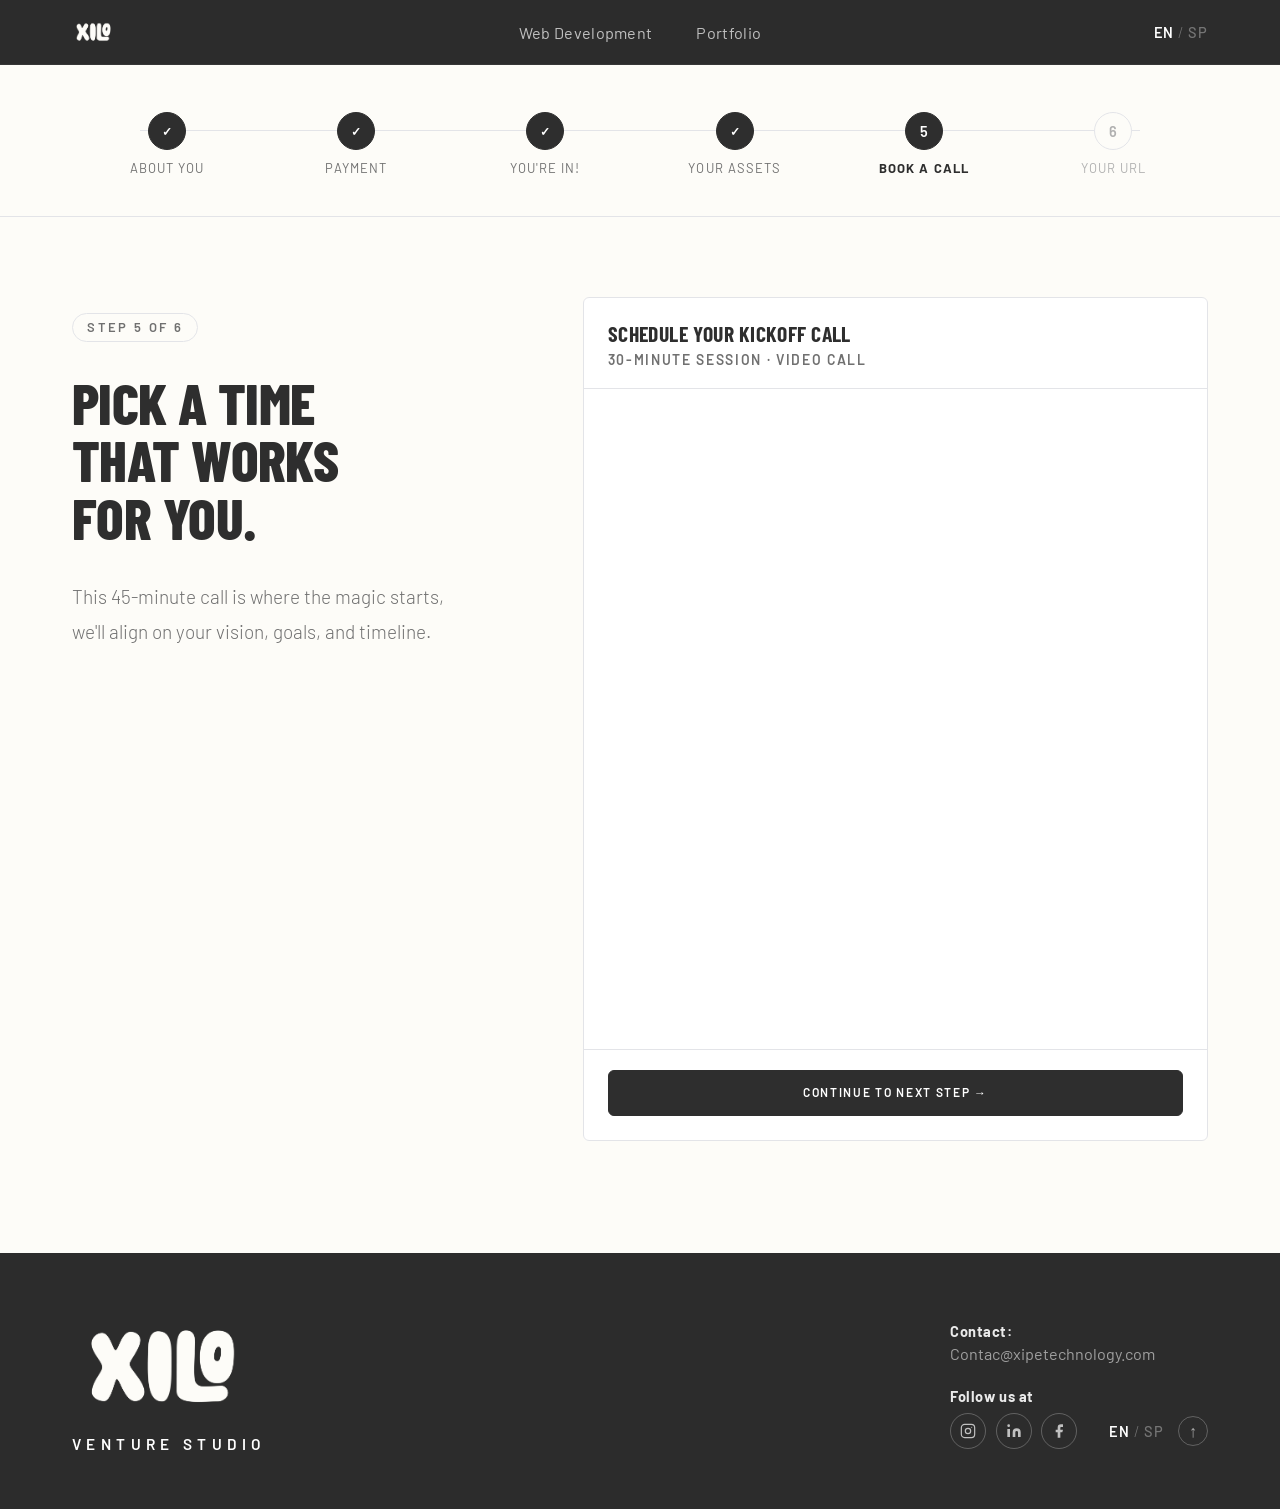
<file: onboarding-step5.html>
<!DOCTYPE html>
<html lang="en">
<head>
  <meta charset="UTF-8" />
  <meta name="viewport" content="width=device-width, initial-scale=1.0" />
  <title>Book a Call — XIPE</title>
  <link rel="preconnect" href="https://fonts.googleapis.com" />
  <link rel="preconnect" href="https://fonts.gstatic.com" crossorigin />
  <link href="https://fonts.googleapis.com/css2?family=Barlow+Condensed:wght@300;400;500;600;700;800&family=Barlow:wght@300;400;500;600&display=swap" rel="stylesheet" />
  <script src="https://assets.calendly.com/assets/external/widget.js" type="text/javascript" async></script>

  <style>
    /* ============================================================
       DESIGN SYSTEM TOKENS
    ============================================================ */
    :root {
      --x-neutral:   #707070;
      --x-teal:      #E2FFFD;
      --x-green:     #88D98D;
      --x-bg:        #FDFCF8;
      --x-dark:      #2E2E2E;
      --x-mid:       #E3E4E8;
      --x-blue:      #88AEF5;
      --x-red:       #FD3F28;

      --x-font-head: 'Barlow Condensed', 'Arial Narrow', sans-serif;
      --x-font-body: 'Barlow', Helvetica, Arial, sans-serif;

      --x-ease:      cubic-bezier(0.4, 0, 0.2, 1);
      --x-dur:       0.2s;
      --x-radius:    8px;
      --x-pill:      999px;
      --x-gutter:    2rem;
      --x-max:       1200px;
    }

    /* ── RESET ───────────────────────────────────────────── */
    *, *::before, *::after { box-sizing: border-box; margin: 0; padding: 0; }
    html { scroll-behavior: smooth; font-size: 16px; }
    body {
      font-family: var(--x-font-body);
      color: var(--x-dark);
      background: var(--x-bg);
      -webkit-font-smoothing: antialiased;
      overflow-x: hidden;
    }
    a { text-decoration: none; color: inherit; }
    ul { list-style: none; }
    button { cursor: pointer; border: none; background: none; font: inherit; }

    /* ── LAYOUT ──────────────────────────────────────────── */
    .xcontainer {
      max-width: var(--x-max);
      margin: 0 auto;
      padding: 0 var(--x-gutter);
    }

    /* ============================================================
       NAV
    ============================================================ */
    .xnav {
      position: fixed;
      top: 0; left: 0; right: 0;
      z-index: 100;
      background: #2C2C2C;
      border-bottom: 1px solid rgba(255,255,255,0.05);
      transition: box-shadow var(--x-dur) var(--x-ease);
    }
    .xnav.scrolled { box-shadow: 0 2px 24px rgba(0,0,0,0.35); }
    .xnav__inner {
      display: flex;
      align-items: center;
      justify-content: space-between;
      height: 64px;
    }
    .xnav__logo { display: flex; align-items: center; text-decoration: none; flex-shrink: 0; }
    .xilo-logo  { display: block; flex-shrink: 0; }
    .xilo-logo--nav    { height: 28px; width: auto; }
    .xilo-logo--footer { height: clamp(70px, 10vw, 115px); width: auto; }

    .xnav__links {
      display: flex;
      align-items: center;
      gap: 2.75rem;
      position: absolute;
      left: 50%;
      transform: translateX(-50%);
    }
    .xnav__links a {
      font-family: var(--x-font-body);
      font-size: 1.01rem;
      font-weight: 400;
      letter-spacing: 0.02em;
      color: rgba(255,255,255,0.7);
      transition: color var(--x-dur) var(--x-ease);
      position: relative;
      white-space: nowrap;
    }
    .xnav__links a::after {
      content: '';
      position: absolute;
      bottom: -4px; left: 0; right: 0;
      height: 1.5px;
      background: #fff;
      transform: scaleX(0);
      transition: transform var(--x-dur) var(--x-ease);
      transform-origin: left;
    }
    .xnav__links a:hover,
    .xnav__links a.active { color: #fff; }
    .xnav__links a.active::after,
    .xnav__links a:hover::after { transform: scaleX(1); }

    .xnav__right { display: flex; align-items: center; gap: 1.25rem; }
    .lang-toggle { display: flex; align-items: center; gap: 0.25rem; }
    .lang-toggle__sep {
      font-family: var(--x-font-body);
      font-size: 0.91rem;
      font-weight: 300;
      color: rgba(255,255,255,0.35);
    }
    .lang-toggle__btn {
      font-family: var(--x-font-body);
      font-size: 0.91rem;
      font-weight: 500;
      letter-spacing: 0.06em;
      color: rgba(255,255,255,0.35);
      padding: 0.15rem 0;
      transition: color var(--x-dur) var(--x-ease);
    }
    .lang-toggle__btn.active { color: #fff; font-weight: 600; }
    .lang-toggle__btn:hover  { color: rgba(255,255,255,0.8); }

    .xnav__hamburger {
      display: none;
      flex-direction: column;
      gap: 5px;
      padding: 4px;
    }
    .xnav__hamburger span {
      display: block; width: 20px; height: 1.5px;
      background: rgba(255,255,255,0.8); border-radius: 2px;
      transition: all var(--x-dur) var(--x-ease);
    }

    /* ============================================================
       PAGE WRAPPER
    ============================================================ */
    .ob-page {
      padding-top: 64px;
      min-height: 100vh;
      background: var(--x-bg);
    }

    /* ============================================================
       STEPPER
    ============================================================ */
    .ob-stepper {
      background: var(--x-bg);
      border-bottom: 1px solid var(--x-mid);
      padding: 3rem 0 2.5rem;
    }
    .ob-stepper__inner {
      display: flex;
      align-items: flex-start;
      justify-content: center;
      gap: 0;
      position: relative;
    }
    .ob-stepper__inner::before {
      content: '';
      position: absolute;
      top: 18px;
      left: calc(100% / 12);
      right: calc(100% / 12);
      height: 1px;
      background: var(--x-mid);
      z-index: 0;
    }
    .ob-step {
      display: flex;
      flex-direction: column;
      align-items: center;
      gap: 0.6rem;
      flex: 1;
      position: relative;
      z-index: 1;
    }
    .ob-step__circle {
      width: 38px;
      height: 38px;
      border-radius: 50%;
      display: flex;
      align-items: center;
      justify-content: center;
      flex-shrink: 0;
      font-family: var(--x-font-body);
      font-size: 0.91rem;
      font-weight: 600;
      transition: background var(--x-dur) var(--x-ease),
                  border-color var(--x-dur) var(--x-ease),
                  color var(--x-dur) var(--x-ease);
      border: 1.5px solid var(--x-mid);
      background: var(--x-bg);
      color: #b0b0b0;
    }
    .ob-step--active .ob-step__circle {
      background: var(--x-dark);
      border-color: var(--x-dark);
      color: #fff;
    }
    .ob-step--done .ob-step__circle {
      background: var(--x-dark);
      border-color: var(--x-dark);
      color: #fff;
      font-size: 0.75rem;
    }
    .ob-step__label {
      font-family: var(--x-font-body);
      font-size: 0.81rem;
      font-weight: 400;
      letter-spacing: 0.08em;
      text-transform: uppercase;
      color: #b0b0b0;
      text-align: center;
      white-space: nowrap;
    }
    .ob-step--active .ob-step__label { color: var(--x-dark); font-weight: 700; }
    .ob-step--done   .ob-step__label { color: var(--x-neutral); }

    /* ============================================================
       STEP CONTENT AREA
    ============================================================ */
    .ob-content {
      padding: 5rem 0 7rem;
    }
    .ob-content__inner {
      display: grid;
      grid-template-columns: 1fr 1.4fr;
      gap: 4rem;
      align-items: start;
    }

    /* ── LEFT COLUMN ─────────────────────────────────────── */
    .ob-left {
      display: flex;
      flex-direction: column;
      gap: 2rem;
      padding-top: 1rem;
      position: sticky;
      top: 88px;
    }
    .ob-step-badge {
      display: inline-flex;
      align-items: center;
      border: 1.5px solid var(--x-mid);
      border-radius: var(--x-pill);
      padding: 0.35rem 0.9rem;
      font-family: var(--x-font-body);
      font-size: 0.81rem;
      font-weight: 600;
      letter-spacing: 0.18em;
      text-transform: uppercase;
      color: var(--x-neutral);
      width: fit-content;
    }
    .ob-headline {
      font-family: var(--x-font-head);
      font-size: clamp(2.5rem, 4.5vw, 4rem);
      font-weight: 800;
      line-height: 1;
      letter-spacing: -0.01em;
      text-transform: uppercase;
      color: var(--x-dark);
    }
    .ob-sub {
      font-family: var(--x-font-body);
      font-size: 1.19rem;
      font-weight: 300;
      line-height: 1.85;
      color: var(--x-neutral);
      max-width: 400px;
    }

    /* ── RIGHT COLUMN — Calendly card ────────────────────── */
    @keyframes ob-card-enter {
      from { opacity: 0; transform: translateY(20px); }
      to   { opacity: 1; transform: translateY(0); }
    }

    .ob-card {
      background: #fff;
      border: 1px solid var(--x-mid);
      border-radius: 6px;
      overflow: hidden;
      animation: ob-card-enter 0.55s var(--x-ease) both;
      animation-delay: 0.1s;
    }

    .ob-card__header {
      padding: 1.5rem 1.5rem 1.25rem;
      border-bottom: 1px solid var(--x-mid);
    }
    .ob-card__title {
      font-family: var(--x-font-head);
      font-size: 1.35rem;
      font-weight: 700;
      text-transform: uppercase;
      letter-spacing: 0.02em;
      color: var(--x-dark);
      line-height: 1.1;
    }
    .ob-card__subtitle {
      margin-top: 0.35rem;
      font-family: var(--x-font-body);
      font-size: 0.87rem;
      font-weight: 600;
      letter-spacing: 0.12em;
      text-transform: uppercase;
      color: var(--x-neutral);
    }

    .ob-card__widget {
      /* Let the Calendly widget define the height */
    }
    .ob-card__widget .calendly-inline-widget {
      display: block;
    }
    .ob-card__continue {
      padding: 1.25rem 1.5rem 1.5rem;
      border-top: 1px solid var(--x-mid);
    }
    .ob-continue-btn {
      display: flex;
      align-items: center;
      justify-content: center;
      width: 100%;
      padding: 0.9rem 1.75rem;
      background: var(--x-dark);
      color: #fff;
      border: 1.5px solid var(--x-dark);
      border-radius: 6px;
      font-family: var(--x-font-body);
      font-size: 0.75rem;
      font-weight: 600;
      letter-spacing: 0.14em;
      text-transform: uppercase;
      text-decoration: none;
      transition: background var(--x-dur) var(--x-ease),
                  border-color var(--x-dur) var(--x-ease),
                  transform var(--x-dur) var(--x-ease);
    }
    .ob-continue-btn:hover {
      background: var(--x-red);
      border-color: var(--x-red);
      transform: translateY(-1px);
    }

    /* ============================================================
       FOOTER
    ============================================================ */
    .wd-footer { background: #2C2C2C; padding: 3.5rem 0; }
    .wd-footer__inner { display: flex; justify-content: space-between; align-items: flex-end; gap: 3rem; }
    .wd-footer__brand { flex-shrink: 0; }
    .wd-footer__logo-link { display: flex; flex-direction: column; gap: 0.35rem; text-decoration: none; line-height: 1; }
    .wd-footer__logo-tagline {
      font-family: var(--x-font-body);
      font-size: clamp(0.89rem, 1.2vw, 1.09rem);
      font-weight: 600;
      letter-spacing: 0.35em;
      text-transform: uppercase;
      color: #fff;
      display: block;
      margin-top: 0.5rem;
    }
    .wd-footer__info { display: flex; flex-direction: column; gap: 1.5rem; align-items: flex-start; padding-bottom: 0.25rem; }
    .wd-footer__contact { display: flex; flex-direction: column; gap: 0.25rem; }
    .wd-footer__contact-label { font-family: var(--x-font-body); font-size: 0.91rem; font-weight: 700; letter-spacing: 0.04em; color: rgba(255,255,255,0.9); }
    .wd-footer__email { font-family: var(--x-font-body); font-size: 1.01rem; color: rgba(255,255,255,0.55); transition: color var(--x-dur) var(--x-ease); text-decoration: none; }
    .wd-footer__email:hover { color: #fff; }
    .wd-footer__social-block { display: flex; flex-direction: column; gap: 0.5rem; }
    .wd-footer__social-label { font-family: var(--x-font-body); font-size: 0.91rem; font-weight: 700; letter-spacing: 0.04em; color: rgba(255,255,255,0.9); }
    .wd-footer__social-row { display: flex; align-items: center; gap: 2rem; }
    .wd-footer__social-icons { display: flex; align-items: center; gap: 0.6rem; }
    .wd-footer__social-icon {
      display: flex; align-items: center; justify-content: center;
      width: 36px; height: 36px; border-radius: 50%;
      border: 1.5px solid rgba(255,255,255,0.25); color: rgba(255,255,255,0.7);
      transition: border-color var(--x-dur) var(--x-ease), color var(--x-dur) var(--x-ease), background var(--x-dur) var(--x-ease);
      flex-shrink: 0;
    }
    .wd-footer__social-icon svg { width: 16px; height: 16px; }
    .wd-footer__social-icon:hover { border-color: #fff; color: #fff; background: rgba(255,255,255,0.08); }
    .wd-footer__controls { display: flex; align-items: center; gap: 0.9rem; }
    .lang-toggle--footer .lang-toggle__btn { font-size: 0.91rem; }
    .wd-footer__totop {
      display: flex; align-items: center; justify-content: center;
      width: 30px; height: 30px; border-radius: 50%;
      border: 1.5px solid rgba(255,255,255,0.25); color: rgba(255,255,255,0.6);
      font-size: 1.04rem; font-family: var(--x-font-body); cursor: pointer;
      transition: border-color var(--x-dur) var(--x-ease), color var(--x-dur) var(--x-ease), transform var(--x-dur) var(--x-ease);
      background: none; line-height: 1;
    }
    .wd-footer__totop:hover { border-color: #fff; color: #fff; transform: translateY(-2px); }

    /* ============================================================
       RESPONSIVE
    ============================================================ */
    @media (max-width: 900px) {
      .ob-content__inner { grid-template-columns: 1fr; gap: 3rem; }
      .ob-left { padding-top: 0; position: static; }
      .ob-headline { font-size: clamp(2rem, 6vw, 3rem); }
    }
    @media (max-width: 768px) {
      .xnav__links {
        position: fixed;
        top: 64px; left: 0; right: 0;
        background: #2C2C2C;
        border-bottom: 1px solid rgba(255,255,255,0.08);
        flex-direction: column;
        padding: 1.75rem var(--x-gutter);
        gap: 1.5rem;
        z-index: 99;
        box-shadow: 0 8px 30px rgba(0,0,0,0.4);
        display: none;
        transform: none;
      }
      .xnav__links.open { display: flex; }
      .xnav__links a { font-size: 1rem; color: rgba(255,255,255,0.8); }
      .xnav__hamburger { display: flex; }
      .ob-step__label { display: none; }
      .ob-stepper { padding: 2rem 0 1.75rem; }
      .ob-card__header { padding: 1.25rem; }
      .wd-footer__inner { flex-direction: column; align-items: flex-start; gap: 2.5rem; }
      .xilo-logo--footer { height: 64px; }
      .wd-footer__social-row { flex-wrap: wrap; gap: 1rem; }
    }
    @media (max-width: 480px) {
      .ob-step__circle { width: 30px; height: 30px; font-size: 0.81rem; }
      .ob-content { padding: 3rem 0 5rem; }
    }
  </style>
</head>
<body>

  <!-- ════════════════════════════════════════════════════════
       NAV
  ═════════════════════════════════════════════════════════ -->
  <header class="xnav" id="xnav">
    <div class="xnav__inner xcontainer">

      <a href="web-development.html" class="xnav__logo" aria-label="XILO — Home">
        <img src="assets/xilo-logo.png" alt="XILO" class="xilo-logo xilo-logo--nav" />
      </a>

      <nav class="xnav__links" id="xnavLinks" aria-label="Main navigation">
        <a href="web-development.html">Web Development</a>
        <a href="web-development.html#portfolio">Portfolio</a>
      </nav>

      <div class="xnav__right">
        <div class="lang-toggle" role="group" aria-label="Language">
          <button class="lang-toggle__btn active" data-lang="en" aria-pressed="true">EN</button>
          <span class="lang-toggle__sep" aria-hidden="true">/</span>
          <button class="lang-toggle__btn" data-lang="es" aria-pressed="false">SP</button>
        </div>
        <button class="xnav__hamburger" id="xHamburger" aria-label="Open menu" aria-expanded="false">
          <span></span><span></span><span></span>
        </button>
      </div>

    </div>
  </header>


  <!-- ════════════════════════════════════════════════════════
       ONBOARDING — STEP 5
  ═════════════════════════════════════════════════════════ -->
  <div class="ob-page">

    <!-- ── STEPPER ─────────────────────────────────────────── -->
    <div class="ob-stepper">
      <div class="ob-stepper__inner xcontainer">

        <div class="ob-step ob-step--done">
          <div class="ob-step__circle" aria-label="Step 1 completed">✓</div>
          <span class="ob-step__label" id="s-label-1">About You</span>
        </div>

        <div class="ob-step ob-step--done">
          <div class="ob-step__circle" aria-label="Step 2 completed">✓</div>
          <span class="ob-step__label" id="s-label-2">Payment</span>
        </div>

        <div class="ob-step ob-step--done">
          <div class="ob-step__circle" aria-label="Step 3 completed">✓</div>
          <span class="ob-step__label" id="s-label-3">You're In!</span>
        </div>

        <div class="ob-step ob-step--done">
          <div class="ob-step__circle" aria-label="Step 4 completed">✓</div>
          <span class="ob-step__label" id="s-label-4">Your Assets</span>
        </div>

        <div class="ob-step ob-step--active" aria-current="step">
          <div class="ob-step__circle">5</div>
          <span class="ob-step__label" id="s-label-5">Book a Call</span>
        </div>

        <div class="ob-step">
          <div class="ob-step__circle">6</div>
          <span class="ob-step__label" id="s-label-6">Your URL</span>
        </div>

      </div>
    </div>

    <!-- ── STEP 5 CONTENT ──────────────────────────────────── -->
    <section class="ob-content">
      <div class="ob-content__inner xcontainer">

        <!-- LEFT: copy -->
        <div class="ob-left">
          <span class="ob-step-badge" id="ob-step-badge">Step 5 of 6</span>

          <h1 class="ob-headline" id="ob-headline">
            PICK A TIME<br />THAT WORKS<br />FOR YOU.
          </h1>

          <p class="ob-sub" id="ob-sub">
            This 45-minute call is where the magic starts, we'll align on your vision, goals, and timeline.
          </p>
        </div>

        <!-- RIGHT: Calendly card -->
        <div class="ob-card">

          <div class="ob-card__header">
            <p class="ob-card__title" id="ob-card-title">Schedule Your Kickoff Call</p>
            <p class="ob-card__subtitle" id="ob-card-subtitle">30-minute session · Video call</p>
          </div>

          <div class="ob-card__widget">
            <div
              class="calendly-inline-widget"
              data-url="https://calendly.com/melina-peralta-xipetechnology/30min?hide_gdpr_banner=1&primary_color=2e2e2e&background_color=fdfcf8&text_color=707070"
              style="min-width:320px;height:660px;">
            </div>
          </div>

          <div class="ob-card__continue" id="ob-continue-wrap">
            <a href="onboarding-step6.html" class="ob-continue-btn" id="ob-continue-btn">Continue to Next Step →</a>
          </div>

        </div>

      </div>
    </section>

  </div><!-- /.ob-page -->


  <!-- ════════════════════════════════════════════════════════
       FOOTER
  ═════════════════════════════════════════════════════════ -->
  <footer class="wd-footer" id="contact">
    <div class="xcontainer wd-footer__inner">

      <div class="wd-footer__brand">
        <a href="web-development.html" class="wd-footer__logo-link" aria-label="XILO — Home">
          <img src="assets/xilo-logo.png" alt="XILO" class="xilo-logo xilo-logo--footer" />
          <span class="wd-footer__logo-tagline" id="footer-tagline">VENTURE STUDIO</span>
        </a>
      </div>

      <div class="wd-footer__info">
        <div class="wd-footer__contact">
          <p class="wd-footer__contact-label" id="footer-contact-label">Contact:</p>
          <a href="mailto:Contac@xipetechnology.com" class="wd-footer__email">
            Contac@xipetechnology.com
          </a>
        </div>
        <div class="wd-footer__social-block">
          <p class="wd-footer__social-label" id="footer-follow-label">Follow us at</p>
          <div class="wd-footer__social-row">
            <div class="wd-footer__social-icons">
              <a href="https://www.instagram.com/xilostudio/" target="_blank" rel="noopener noreferrer"
                 class="wd-footer__social-icon" aria-label="Instagram">
                <svg viewBox="0 0 24 24" fill="none" stroke="currentColor" stroke-width="1.8" stroke-linecap="round" stroke-linejoin="round">
                  <rect x="2" y="2" width="20" height="20" rx="5" ry="5"/>
                  <circle cx="12" cy="12" r="4"/>
                  <circle cx="17.5" cy="6.5" r="0.8" fill="currentColor" stroke="none"/>
                </svg>
              </a>
              <a href="https://www.linkedin.com/company/xilo-studio/" target="_blank" rel="noopener noreferrer"
                 class="wd-footer__social-icon" aria-label="LinkedIn">
                <svg viewBox="0 0 24 24" fill="currentColor">
                  <path d="M16 8a6 6 0 0 1 6 6v7h-4v-7a2 2 0 0 0-4 0v7h-4v-7a6 6 0 0 1 6-6z"/>
                  <rect x="2" y="9" width="4" height="12"/>
                  <circle cx="4" cy="4" r="2"/>
                </svg>
              </a>
              <a href="https://www.facebook.com/xilostudio/" target="_blank" rel="noopener noreferrer"
                 class="wd-footer__social-icon" aria-label="Facebook">
                <svg viewBox="0 0 24 24" fill="currentColor">
                  <path d="M18 2h-3a5 5 0 0 0-5 5v3H7v4h3v8h4v-8h3l1-4h-4V7a1 1 0 0 1 1-1h3z"/>
                </svg>
              </a>
            </div>
            <div class="wd-footer__controls">
              <div class="lang-toggle lang-toggle--footer" role="group" aria-label="Language">
                <button class="lang-toggle__btn active" data-lang="en" aria-pressed="true">EN</button>
                <span class="lang-toggle__sep" aria-hidden="true">/</span>
                <button class="lang-toggle__btn" data-lang="es" aria-pressed="false">SP</button>
              </div>
              <button class="wd-footer__totop" id="backToTop" aria-label="Back to top">↑</button>
            </div>
          </div>
        </div>
      </div>

    </div>
  </footer>


  <script>
    (function () {
      'use strict';

      /* ── TRANSLATIONS ─────────────────────────────────── */
      const T = {
        en: {
          badge:       'Step 5 of 6',
          headline:    'PICK A TIME<br />THAT WORKS<br />FOR YOU.',
          sub:         'This 45-minute call is where the magic starts, we\'ll align on your vision, goals, and timeline.',
          cardTitle:   'Schedule Your Kickoff Call',
          cardSub:     '30-minute session · Video call',
          /* stepper */
          s1: 'About You', s2: 'Payment', s3: "You're In!", s4: 'Your Assets', s5: 'Book a Call', s6: 'Your URL',
          /* footer */
          tagline:      'VENTURE STUDIO',
          contactLabel: 'Contact:',
          followLabel:  'Follow us at',
        },
        es: {
          badge:       'Paso 5 de 6',
          headline:    'ELIGE UN HORARIO<br />QUE TE<br />FUNCIONE.',
          sub:         'Esta llamada de 45 minutos es donde comienza la magia, alinearemos tu visión, objetivos y tiempos.',
          cardTitle:   'Agenda Tu Llamada de Inicio',
          cardSub:     'Sesión de 30 minutos · Videollamada',
          /* stepper */
          s1: 'Sobre Ti', s2: 'Pago', s3: '¡Estás Dentro!', s4: 'Tus Recursos', s5: 'Agenda Llamada', s6: 'Tu URL',
          /* footer */
          tagline:      'VENTURE STUDIO',
          contactLabel: 'Contacto:',
          followLabel:  'Síguenos en',
        },
      };

      const STORAGE_KEY = 'xipe-lang';
      let currentLang = localStorage.getItem(STORAGE_KEY) || 'en';

      /* ── APPLY LANGUAGE ──────────────────────────────── */
      function applyLang(lang) {
        const d = T[lang];
        if (!d) return;
        currentLang = lang;
        localStorage.setItem(STORAGE_KEY, lang);
        document.documentElement.setAttribute('lang', lang === 'es' ? 'es' : 'en');

        setHTML('ob-headline',    d.headline);
        setText('ob-step-badge',  d.badge);
        setText('ob-sub',         d.sub);
        setText('ob-card-title',  d.cardTitle);
        setText('ob-card-subtitle', d.cardSub);

        /* Stepper labels */
        for (let i = 1; i <= 6; i++) {
          const el = document.getElementById('s-label-' + i);
          if (el) el.textContent = d['s' + i];
        }

        /* Footer */
        setText('footer-tagline',       d.tagline);
        setText('footer-contact-label', d.contactLabel);
        setText('footer-follow-label',  d.followLabel);

        /* Lang buttons */
        document.querySelectorAll('.lang-toggle__btn').forEach((btn) => {
          const active = btn.dataset.lang === lang;
          btn.classList.toggle('active', active);
          btn.setAttribute('aria-pressed', String(active));
        });
      }

      function setText(id, val) {
        const el = document.getElementById(id);
        if (el && val !== undefined) el.textContent = val;
      }
      function setHTML(id, val) {
        const el = document.getElementById(id);
        if (el && val !== undefined) el.innerHTML = val;
      }

      /* ── NAV ─────────────────────────────────────────── */
      const nav = document.getElementById('xnav');
      if (nav) {
        const onScroll = () => nav.classList.toggle('scrolled', window.scrollY > 40);
        window.addEventListener('scroll', onScroll, { passive: true });
        onScroll();
      }
      const hamburger = document.getElementById('xHamburger');
      const navLinks  = document.getElementById('xnavLinks');
      if (hamburger && navLinks) {
        hamburger.addEventListener('click', () => {
          const open = navLinks.classList.toggle('open');
          hamburger.setAttribute('aria-expanded', String(open));
          hamburger.setAttribute('aria-label', open ? 'Close menu' : 'Open menu');
        });
        document.addEventListener('click', (e) => {
          if (nav && !nav.contains(e.target)) {
            navLinks.classList.remove('open');
            hamburger.setAttribute('aria-expanded', 'false');
          }
        });
      }

      /* ── LANG TOGGLE ─────────────────────────────────── */
      document.querySelectorAll('.lang-toggle__btn').forEach((btn) => {
        btn.addEventListener('click', () => {
          const lang = btn.dataset.lang;
          if (lang !== currentLang) applyLang(lang);
        });
      });

      /* ── BACK TO TOP ─────────────────────────────────── */
      const backToTop = document.getElementById('backToTop');
      if (backToTop) {
        backToTop.addEventListener('click', () => window.scrollTo({ top: 0, behavior: 'smooth' }));
      }

      /* ── CALENDLY → show continue button when scheduled ─ */
      window.addEventListener('message', function (e) {
        if (e.data && e.data.event === 'calendly.event_scheduled') {
          const wrap = document.getElementById('ob-continue-wrap');
          if (wrap) {
            wrap.scrollIntoView({ behavior: 'smooth', block: 'center' });
          }
        }
      });

      /* ── INIT ────────────────────────────────────────── */
      applyLang(currentLang);

    })();
  </script>

</body>
</html>
</file>
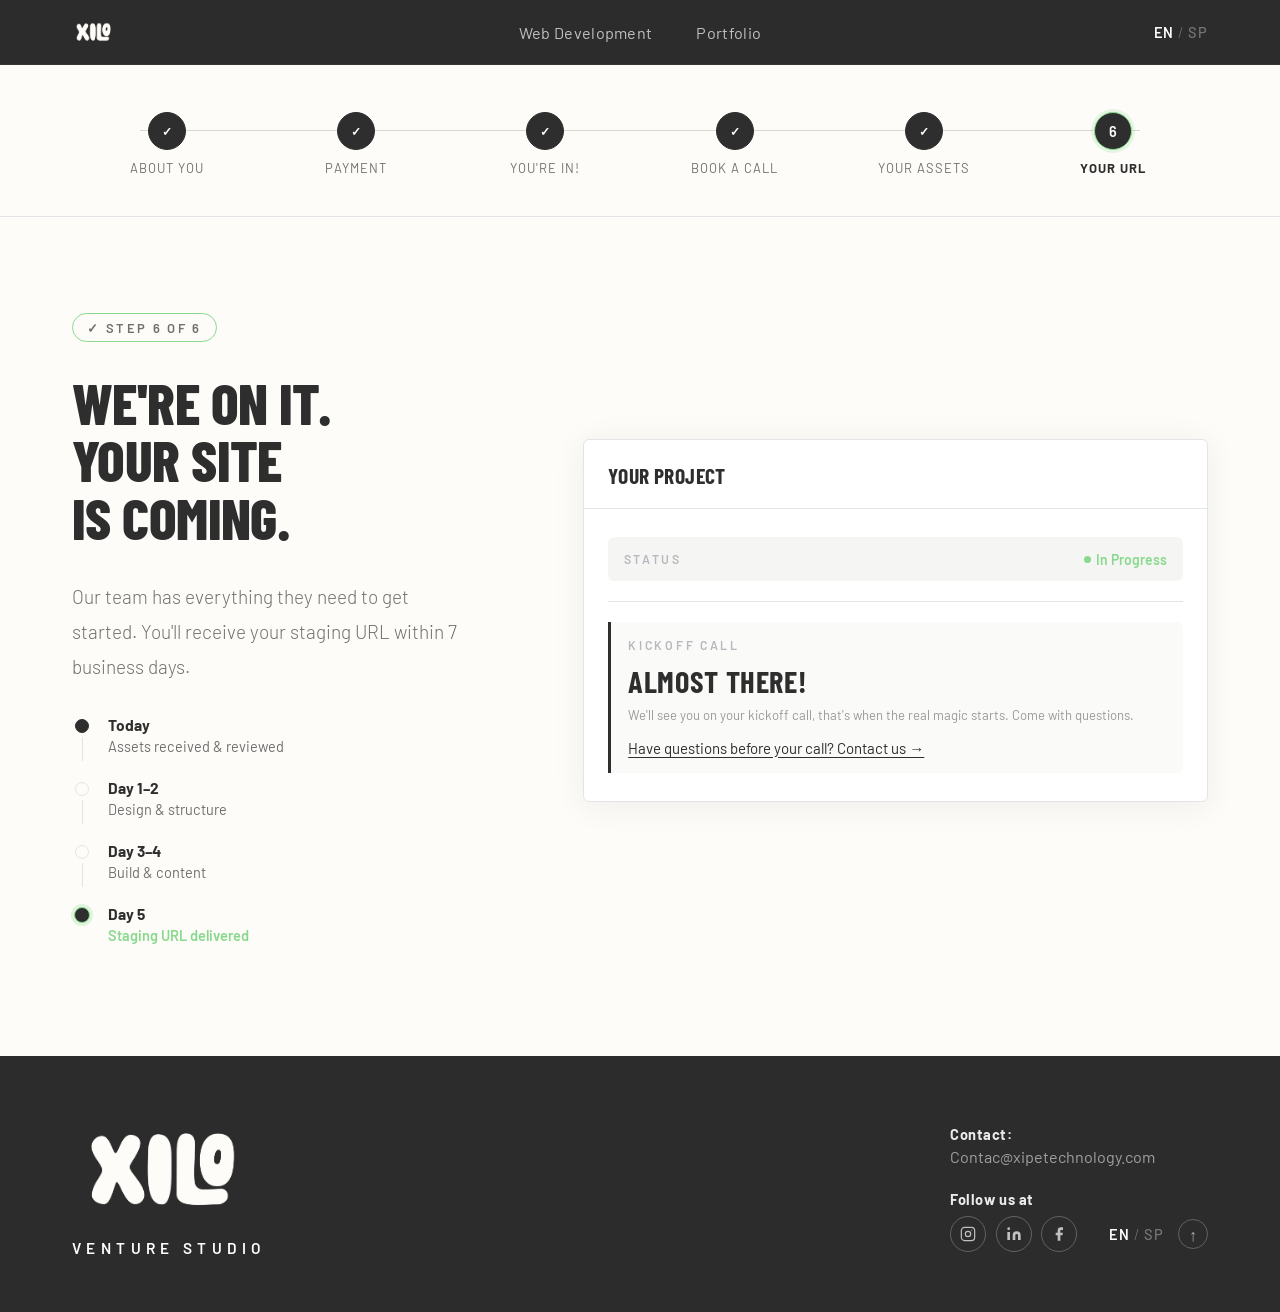
<file: onboarding-step6.html>
<!DOCTYPE html>
<html lang="en">
<head>
  <meta charset="UTF-8" />
  <meta name="viewport" content="width=device-width, initial-scale=1.0" />
  <title>Your Site Is Coming — XIPE</title>
  <link rel="preconnect" href="https://fonts.googleapis.com" />
  <link rel="preconnect" href="https://fonts.gstatic.com" crossorigin />
  <link href="https://fonts.googleapis.com/css2?family=Barlow+Condensed:wght@300;400;500;600;700;800&family=Barlow:wght@300;400;500;600&display=swap" rel="stylesheet" />

  <style>
    /* ============================================================
       DESIGN SYSTEM TOKENS
    ============================================================ */
    :root {
      --x-neutral:   #707070;
      --x-teal:      #E2FFFD;
      --x-green:     #88D98D;
      --x-bg:        #FDFCF8;
      --x-dark:      #2E2E2E;
      --x-mid:       #E3E4E8;
      --x-blue:      #88AEF5;
      --x-red:       #FD3F28;

      --x-font-head: 'Barlow Condensed', 'Arial Narrow', sans-serif;
      --x-font-body: 'Barlow', Helvetica, Arial, sans-serif;

      --x-ease:      cubic-bezier(0.4, 0, 0.2, 1);
      --x-dur:       0.2s;
      --x-radius:    8px;
      --x-pill:      999px;
      --x-gutter:    2rem;
      --x-max:       1200px;
    }

    /* ── RESET ───────────────────────────────────────────── */
    *, *::before, *::after { box-sizing: border-box; margin: 0; padding: 0; }
    html { scroll-behavior: smooth; font-size: 16px; }
    body {
      font-family: var(--x-font-body);
      color: var(--x-dark);
      background: var(--x-bg);
      -webkit-font-smoothing: antialiased;
      overflow-x: hidden;
    }
    a { text-decoration: none; color: inherit; }
    ul { list-style: none; }
    button { cursor: pointer; border: none; background: none; font: inherit; }

    /* ── LAYOUT ──────────────────────────────────────────── */
    .xcontainer {
      max-width: var(--x-max);
      margin: 0 auto;
      padding: 0 var(--x-gutter);
    }

    /* ============================================================
       NAV
    ============================================================ */
    .xnav {
      position: fixed;
      top: 0; left: 0; right: 0;
      z-index: 100;
      background: #2C2C2C;
      border-bottom: 1px solid rgba(255,255,255,0.05);
      transition: box-shadow var(--x-dur) var(--x-ease);
    }
    .xnav.scrolled { box-shadow: 0 2px 24px rgba(0,0,0,0.35); }
    .xnav__inner {
      display: flex;
      align-items: center;
      justify-content: space-between;
      height: 64px;
    }
    .xnav__logo { display: flex; align-items: center; text-decoration: none; flex-shrink: 0; }
    .xilo-logo  { display: block; flex-shrink: 0; }
    .xilo-logo--nav    { height: 28px; width: auto; }
    .xilo-logo--footer { height: clamp(70px, 10vw, 115px); width: auto; }

    .xnav__links {
      display: flex;
      align-items: center;
      gap: 2.75rem;
      position: absolute;
      left: 50%;
      transform: translateX(-50%);
    }
    .xnav__links a {
      font-family: var(--x-font-body);
      font-size: 1.01rem;
      font-weight: 400;
      letter-spacing: 0.02em;
      color: rgba(255,255,255,0.7);
      transition: color var(--x-dur) var(--x-ease);
      position: relative;
      white-space: nowrap;
    }
    .xnav__links a::after {
      content: '';
      position: absolute;
      bottom: -4px; left: 0; right: 0;
      height: 1.5px;
      background: #fff;
      transform: scaleX(0);
      transition: transform var(--x-dur) var(--x-ease);
      transform-origin: left;
    }
    .xnav__links a:hover,
    .xnav__links a.active { color: #fff; }
    .xnav__links a.active::after,
    .xnav__links a:hover::after { transform: scaleX(1); }

    .xnav__right { display: flex; align-items: center; gap: 1.25rem; }
    .lang-toggle { display: flex; align-items: center; gap: 0.25rem; }
    .lang-toggle__sep {
      font-family: var(--x-font-body);
      font-size: 0.91rem;
      font-weight: 300;
      color: rgba(255,255,255,0.35);
    }
    .lang-toggle__btn {
      font-family: var(--x-font-body);
      font-size: 0.91rem;
      font-weight: 500;
      letter-spacing: 0.06em;
      color: rgba(255,255,255,0.35);
      padding: 0.15rem 0;
      transition: color var(--x-dur) var(--x-ease);
    }
    .lang-toggle__btn.active { color: #fff; font-weight: 600; }
    .lang-toggle__btn:hover  { color: rgba(255,255,255,0.8); }

    .xnav__hamburger {
      display: none;
      flex-direction: column;
      gap: 5px;
      padding: 4px;
    }
    .xnav__hamburger span {
      display: block; width: 20px; height: 1.5px;
      background: rgba(255,255,255,0.8); border-radius: 2px;
      transition: all var(--x-dur) var(--x-ease);
    }

    /* ============================================================
       PAGE WRAPPER
    ============================================================ */
    .ob-page {
      padding-top: 64px;
      min-height: 100vh;
      background: var(--x-bg);
    }

    /* ============================================================
       STEPPER — all 6 completed, step 6 active
    ============================================================ */
    .ob-stepper {
      background: var(--x-bg);
      border-bottom: 1px solid var(--x-mid);
      padding: 3rem 0 2.5rem;
    }
    .ob-stepper__inner {
      display: flex;
      align-items: flex-start;
      justify-content: center;
      gap: 0;
      position: relative;
    }
    /* connector line — darker on step 6 to show full completion */
    .ob-stepper__inner::before {
      content: '';
      position: absolute;
      top: 18px;
      left: calc(100% / 12);
      right: calc(100% / 12);
      height: 1px;
      background: var(--x-dark);
      opacity: 0.18;
      z-index: 0;
    }
    .ob-step {
      display: flex;
      flex-direction: column;
      align-items: center;
      gap: 0.6rem;
      flex: 1;
      position: relative;
      z-index: 1;
    }
    .ob-step__circle {
      width: 38px;
      height: 38px;
      border-radius: 50%;
      display: flex;
      align-items: center;
      justify-content: center;
      flex-shrink: 0;
      font-family: var(--x-font-body);
      font-size: 0.91rem;
      font-weight: 600;
      transition: background var(--x-dur) var(--x-ease),
                  border-color var(--x-dur) var(--x-ease),
                  color var(--x-dur) var(--x-ease);
      border: 1.5px solid var(--x-mid);
      background: var(--x-bg);
      color: #b0b0b0;
    }
    .ob-step--active .ob-step__circle {
      background: var(--x-dark);
      border-color: var(--x-dark);
      color: #fff;
    }
    .ob-step--done .ob-step__circle {
      background: var(--x-dark);
      border-color: var(--x-dark);
      color: #fff;
      font-size: 0.75rem;
    }
    /* Step 6 active gets a subtle green ring */
    .ob-step--active.ob-step--final .ob-step__circle {
      background: var(--x-dark);
      border-color: var(--x-green);
      box-shadow: 0 0 0 3px rgba(136,217,141,0.2);
      color: #fff;
    }
    .ob-step__label {
      font-family: var(--x-font-body);
      font-size: 0.81rem;
      font-weight: 400;
      letter-spacing: 0.08em;
      text-transform: uppercase;
      color: #b0b0b0;
      text-align: center;
      white-space: nowrap;
    }
    .ob-step--active .ob-step__label { color: var(--x-dark); font-weight: 700; }
    .ob-step--done   .ob-step__label { color: var(--x-neutral); }

    /* ============================================================
       STEP CONTENT AREA
    ============================================================ */
    .ob-content {
      padding: 5rem 0 7rem;
    }
    .ob-content__inner {
      display: grid;
      grid-template-columns: 1fr 1.4fr;
      gap: 4rem;
      align-items: center;
    }

    /* ── LEFT COLUMN ─────────────────────────────────────── */
    .ob-left {
      display: flex;
      flex-direction: column;
      gap: 2rem;
      padding-top: 1rem;
      position: sticky;
      top: 88px;
    }

    /* Badge — with green accent for final step */
    .ob-step-badge {
      display: inline-flex;
      align-items: center;
      gap: 0.4rem;
      border: 1.5px solid var(--x-green);
      border-radius: var(--x-pill);
      padding: 0.35rem 0.9rem;
      font-family: var(--x-font-body);
      font-size: 0.81rem;
      font-weight: 600;
      letter-spacing: 0.18em;
      text-transform: uppercase;
      color: var(--x-neutral);
      width: fit-content;
      animation: badge-pulse 0.8s var(--x-ease) 0.4s both;
    }
    .ob-step-badge__check {
      color: var(--x-green);
      font-size: 0.7rem;
      line-height: 1;
    }
    @keyframes badge-pulse {
      0%   { transform: scale(1); }
      40%  { transform: scale(1.06); }
      100% { transform: scale(1); }
    }

    .ob-headline {
      font-family: var(--x-font-head);
      font-size: clamp(2.5rem, 4.5vw, 4rem);
      font-weight: 800;
      line-height: 1;
      letter-spacing: -0.01em;
      text-transform: uppercase;
      color: var(--x-dark);
    }
    .ob-sub {
      font-family: var(--x-font-body);
      font-size: 1.19rem;
      font-weight: 300;
      line-height: 1.85;
      color: var(--x-neutral);
      max-width: 400px;
    }

    /* ── TIMELINE ────────────────────────────────────────── */
    .ob-timeline {
      display: flex;
      flex-direction: column;
      gap: 0;
      padding-left: 0;
    }
    .ob-tl-item {
      display: flex;
      gap: 1rem;
      align-items: flex-start;
      opacity: 0;
      transform: translateX(-12px);
      animation: tl-enter 0.4s var(--x-ease) forwards;
    }
    .ob-tl-item:nth-child(1) { animation-delay: 0.5s; }
    .ob-tl-item:nth-child(2) { animation-delay: 0.65s; }
    .ob-tl-item:nth-child(3) { animation-delay: 0.8s; }
    .ob-tl-item:nth-child(4) { animation-delay: 0.95s; }
    @keyframes tl-enter {
      to { opacity: 1; transform: translateX(0); }
    }

    .ob-tl-col {
      display: flex;
      flex-direction: column;
      align-items: center;
      flex-shrink: 0;
      width: 20px;
    }
    .ob-tl-dot {
      width: 14px;
      height: 14px;
      border-radius: 50%;
      border: 1.5px solid var(--x-mid);
      background: var(--x-bg);
      flex-shrink: 0;
      margin-top: 3px;
    }
    .ob-tl-dot--filled {
      background: var(--x-dark);
      border-color: var(--x-dark);
    }
    .ob-tl-dot--delivery {
      width: 16px;
      height: 16px;
      background: var(--x-dark);
      border-color: var(--x-green);
      box-shadow: 0 0 0 3px rgba(136,217,141,0.25);
      margin-top: 2px;
    }
    .ob-tl-line {
      width: 1px;
      flex: 1;
      min-height: 24px;
      background: var(--x-mid);
      margin: 4px 0;
    }
    /* No line after the last item */
    .ob-tl-item:last-child .ob-tl-line { display: none; }

    .ob-tl-content {
      padding-bottom: 24px;
      flex: 1;
    }
    .ob-tl-item:last-child .ob-tl-content { padding-bottom: 0; }

    .ob-tl-day {
      font-family: var(--x-font-body);
      font-size: 0.97rem;
      font-weight: 700;
      color: var(--x-dark);
      line-height: 1.2;
    }
    .ob-tl-desc {
      font-family: var(--x-font-body);
      font-size: 0.91rem;
      font-weight: 400;
      color: var(--x-neutral);
      margin-top: 0.15rem;
    }
    .ob-tl-item--delivery .ob-tl-day {
      color: var(--x-dark);
    }
    .ob-tl-item--delivery .ob-tl-desc {
      color: var(--x-green);
      font-weight: 600;
    }

    /* ── RIGHT COLUMN — Dashboard card ───────────────────── */
    @keyframes ob-card-enter {
      from { opacity: 0; transform: translateY(24px); }
      to   { opacity: 1; transform: translateY(0); }
    }

    .ob-card {
      background: #fff;
      border: 1px solid var(--x-mid);
      border-radius: 6px;
      overflow: hidden;
      box-shadow: 0 4px 32px rgba(46,46,46,0.07);
      animation: ob-card-enter 0.6s var(--x-ease) 0.15s both;
    }

    .ob-card__header {
      padding: 1.5rem 1.5rem 1.25rem;
      border-bottom: 1px solid var(--x-mid);
    }
    .ob-card__title {
      font-family: var(--x-font-head);
      font-size: 1.35rem;
      font-weight: 700;
      text-transform: uppercase;
      letter-spacing: 0.02em;
      color: var(--x-dark);
      line-height: 1.1;
    }

    .ob-card__body {
      padding: 1.75rem 1.5rem;
      display: flex;
      flex-direction: column;
      gap: 1.25rem;
    }

    /* ── STATUS BLOCK ────────────────────────────────────── */
    .ob-status {
      display: grid;
      grid-template-columns: 1fr 1fr 1fr;
      background: #F5F5F3;
      border-radius: 4px;
      overflow: hidden;
    }
    .ob-status__col {
      padding: 14px 16px;
      position: relative;
    }
    .ob-status__col + .ob-status__col::before {
      content: '';
      position: absolute;
      left: 0; top: 14px; bottom: 14px;
      width: 1px;
      background: var(--x-mid);
    }
    .ob-status__label {
      font-family: var(--x-font-body);
      font-size: 0.74rem;
      font-weight: 700;
      letter-spacing: 0.14em;
      text-transform: uppercase;
      color: #a0a0a8;
      margin-bottom: 0.3rem;
    }
    .ob-status__value {
      font-family: var(--x-font-body);
      font-size: 0.97rem;
      font-weight: 500;
      color: var(--x-dark);
      line-height: 1.2;
    }
    .ob-status__badge {
      display: inline-flex;
      align-items: center;
      gap: 0.3rem;
      font-family: var(--x-font-body);
      font-size: 0.87rem;
      font-weight: 600;
      color: var(--x-green);
    }
    .ob-status__dot {
      width: 6px;
      height: 6px;
      border-radius: 50%;
      background: var(--x-green);
      animation: pulse-dot 2s ease-in-out infinite;
    }
    @keyframes pulse-dot {
      0%, 100% { opacity: 1; transform: scale(1); }
      50%       { opacity: 0.5; transform: scale(0.7); }
    }

    /* ── STAGING URL ─────────────────────────────────────── */
    .ob-url-block {
      display: flex;
      flex-direction: column;
      gap: 0.45rem;
    }
    .ob-url-label {
      font-family: var(--x-font-body);
      font-size: 0.79rem;
      font-weight: 700;
      letter-spacing: 0.14em;
      text-transform: uppercase;
      color: #a0a0a8;
    }
    .ob-url-field {
      display: flex;
      align-items: center;
      background: var(--x-dark);
      border-radius: 4px;
      padding: 0.75rem 1rem;
      gap: 0.75rem;
      position: relative;
    }
    .ob-url-field__text {
      font-family: var(--x-font-body);
      font-size: 0.97rem;
      font-weight: 400;
      color: rgba(255,255,255,0.85);
      flex: 1;
      overflow: hidden;
      text-overflow: ellipsis;
      white-space: nowrap;
      letter-spacing: 0.01em;
    }
    .ob-url-copy {
      flex-shrink: 0;
      color: rgba(255,255,255,0.4);
      display: flex;
      align-items: center;
      justify-content: center;
      transition: color var(--x-dur) var(--x-ease);
      position: relative;
    }
    .ob-url-copy:hover { color: rgba(255,255,255,0.9); }
    .ob-url-copy svg { width: 16px; height: 16px; }
    .ob-url-copy__tooltip {
      position: absolute;
      bottom: calc(100% + 6px);
      right: 0;
      background: #fff;
      color: var(--x-dark);
      font-family: var(--x-font-body);
      font-size: 0.65rem;
      font-weight: 600;
      padding: 4px 8px;
      border-radius: 4px;
      white-space: nowrap;
      pointer-events: none;
      opacity: 0;
      transform: translateY(4px);
      transition: opacity 0.15s var(--x-ease), transform 0.15s var(--x-ease);
    }
    .ob-url-copy.copied .ob-url-copy__tooltip {
      opacity: 1;
      transform: translateY(0);
    }

    /* icon swap */
    .ob-url-copy .icon-copy   { display: block; }
    .ob-url-copy .icon-check  { display: none; color: var(--x-green); }
    .ob-url-copy.copied .icon-copy  { display: none; }
    .ob-url-copy.copied .icon-check { display: block; }

    /* ── SECTION LABEL (YOUR PROJECT / KICKOFF CALL) ────── */
    .ob-section-label {
      font-family: var(--x-font-body);
      font-size: 0.77rem;
      font-weight: 600;
      letter-spacing: 0.22em;
      text-transform: uppercase;
      color: #b8b8bf;
    }

    /* ── STATUS PILL ROW ─────────────────────────────────── */
    .ob-status-pill-row {
      display: flex;
      align-items: center;
      justify-content: space-between;
      background: #F5F5F3;
      border-radius: 6px;
      padding: 0.85rem 1rem;
    }

    /* ── STATUS DOT — enhanced pulse ─────────────────────── */
    .ob-status__dot {
      width: 7px;
      height: 7px;
      border-radius: 50%;
      background: var(--x-green);
      flex-shrink: 0;
      animation: pulse-ring 2s ease-in-out infinite;
    }
    @keyframes pulse-ring {
      0%   { box-shadow: 0 0 0 0 rgba(136,217,141,0.7); transform: scale(1); }
      60%  { box-shadow: 0 0 0 5px rgba(136,217,141,0);  transform: scale(1.15); }
      100% { box-shadow: 0 0 0 0 rgba(136,217,141,0);    transform: scale(1); }
    }

    /* ── DIVIDER ─────────────────────────────────────────── */
    .ob-divider {
      border: none;
      border-top: 1px solid var(--x-mid);
      margin: 0;
    }

    /* ── KICKOFF BLOCK (label + quote + cta) ─────────────── */
    .ob-kickoff-block {
      border-left: 3px solid var(--x-dark);
      background: #fafaf8;
      border-radius: 0 5px 5px 0;
      padding: 1rem 1.1rem;
      display: flex;
      flex-direction: column;
      gap: 0.75rem;
    }

    /* ── MEETING NARRATIVE ───────────────────────────────── */
    .ob-meeting-narrative {
      font-family: var(--x-font-head);
      font-size: 1.9rem;
      font-weight: 700;
      text-transform: uppercase;
      letter-spacing: 0.02em;
      color: var(--x-dark);
      line-height: 1.15;
    }

    /* ── MICRO CTA ───────────────────────────────────────── */
    .ob-micro-cta {
      font-family: var(--x-font-body);
      font-size: 0.94rem;
      font-weight: 400;
      color: var(--x-dark);
      text-decoration: underline;
      text-underline-offset: 3px;
      transition: color var(--x-dur) var(--x-ease);
    }
    .ob-micro-cta:hover { color: var(--x-dark); }

    /* ── CLOSING PARAGRAPH ───────────────────────────────── */
    .ob-closing {
      font-family: var(--x-font-body);
      font-size: 0.97rem;
      font-weight: 400;
      line-height: 1.75;
      color: var(--x-neutral);
    }

    /* ── CTA BUTTON ──────────────────────────────────────── */
    .ob-cta {
      display: block;
      width: 100%;
      background: var(--x-dark);
      color: #fff;
      font-family: var(--x-font-body);
      font-size: 1.04rem;
      font-weight: 600;
      letter-spacing: 0.06em;
      text-align: center;
      padding: 0.95rem 1.5rem;
      border-radius: 4px;
      transition: background var(--x-dur) var(--x-ease),
                  transform var(--x-dur) var(--x-ease);
      cursor: pointer;
      text-decoration: none;
    }
    .ob-cta:hover { background: #1a1a1a; transform: translateY(-1px); }
    .ob-cta:active { transform: translateY(0); }

    /* ── CHAT LINK ───────────────────────────────────────── */
    .ob-chat-link {
      display: block;
      text-align: center;
      font-family: var(--x-font-body);
      font-size: 0.94rem;
      font-weight: 400;
      color: #b0b0b0;
      padding: 0.3rem;
      transition: color var(--x-dur) var(--x-ease);
    }
    .ob-chat-link:hover {
      color: var(--x-neutral);
      text-decoration: underline;
    }

    /* ============================================================
       FOOTER
    ============================================================ */
    .wd-footer { background: #2C2C2C; padding: 3.5rem 0; }
    .wd-footer__inner { display: flex; justify-content: space-between; align-items: flex-end; gap: 3rem; }
    .wd-footer__brand { flex-shrink: 0; }
    .wd-footer__logo-link { display: flex; flex-direction: column; gap: 0.35rem; text-decoration: none; line-height: 1; }
    .wd-footer__logo-tagline {
      font-family: var(--x-font-body);
      font-size: clamp(0.89rem, 1.2vw, 1.09rem);
      font-weight: 600;
      letter-spacing: 0.35em;
      text-transform: uppercase;
      color: #fff;
      display: block;
      margin-top: 0.5rem;
    }
    .wd-footer__info { display: flex; flex-direction: column; gap: 1.5rem; align-items: flex-start; padding-bottom: 0.25rem; }
    .wd-footer__contact { display: flex; flex-direction: column; gap: 0.25rem; }
    .wd-footer__contact-label { font-family: var(--x-font-body); font-size: 0.91rem; font-weight: 700; letter-spacing: 0.04em; color: rgba(255,255,255,0.9); }
    .wd-footer__email { font-family: var(--x-font-body); font-size: 1.01rem; color: rgba(255,255,255,0.55); transition: color var(--x-dur) var(--x-ease); text-decoration: none; }
    .wd-footer__email:hover { color: #fff; }
    .wd-footer__social-block { display: flex; flex-direction: column; gap: 0.5rem; }
    .wd-footer__social-label { font-family: var(--x-font-body); font-size: 0.91rem; font-weight: 700; letter-spacing: 0.04em; color: rgba(255,255,255,0.9); }
    .wd-footer__social-row { display: flex; align-items: center; gap: 2rem; }
    .wd-footer__social-icons { display: flex; align-items: center; gap: 0.6rem; }
    .wd-footer__social-icon {
      display: flex; align-items: center; justify-content: center;
      width: 36px; height: 36px; border-radius: 50%;
      border: 1.5px solid rgba(255,255,255,0.25); color: rgba(255,255,255,0.7);
      transition: border-color var(--x-dur) var(--x-ease), color var(--x-dur) var(--x-ease), background var(--x-dur) var(--x-ease);
      flex-shrink: 0;
    }
    .wd-footer__social-icon svg { width: 16px; height: 16px; }
    .wd-footer__social-icon:hover { border-color: #fff; color: #fff; background: rgba(255,255,255,0.08); }
    .wd-footer__controls { display: flex; align-items: center; gap: 0.9rem; }
    .lang-toggle--footer .lang-toggle__btn { font-size: 0.91rem; }
    .wd-footer__totop {
      display: flex; align-items: center; justify-content: center;
      width: 30px; height: 30px; border-radius: 50%;
      border: 1.5px solid rgba(255,255,255,0.25); color: rgba(255,255,255,0.6);
      font-size: 1.04rem; font-family: var(--x-font-body); cursor: pointer;
      transition: border-color var(--x-dur) var(--x-ease), color var(--x-dur) var(--x-ease), transform var(--x-dur) var(--x-ease);
      background: none; line-height: 1;
    }
    .wd-footer__totop:hover { border-color: #fff; color: #fff; transform: translateY(-2px); }

    /* ============================================================
       RESPONSIVE
    ============================================================ */
    @media (max-width: 900px) {
      .ob-content__inner { grid-template-columns: 1fr; gap: 3rem; }
      .ob-left { padding-top: 0; position: static; }
      .ob-headline { font-size: clamp(2rem, 6vw, 3rem); }
    }
    @media (max-width: 768px) {
      .xnav__links {
        position: fixed;
        top: 64px; left: 0; right: 0;
        background: #2C2C2C;
        border-bottom: 1px solid rgba(255,255,255,0.08);
        flex-direction: column;
        padding: 1.75rem var(--x-gutter);
        gap: 1.5rem;
        z-index: 99;
        box-shadow: 0 8px 30px rgba(0,0,0,0.4);
        display: none;
        transform: none;
      }
      .xnav__links.open { display: flex; }
      .xnav__links a { font-size: 1rem; color: rgba(255,255,255,0.8); }
      .xnav__hamburger { display: flex; }
      .ob-step__label { display: none; }
      .ob-stepper { padding: 2rem 0 1.75rem; }
      .ob-card__header { padding: 1.25rem; }
      .ob-card__body { padding: 1.25rem; }
      .wd-footer__inner { flex-direction: column; align-items: flex-start; gap: 2.5rem; }
      .xilo-logo--footer { height: 64px; }
      .wd-footer__social-row { flex-wrap: wrap; gap: 1rem; }
      .ob-status { grid-template-columns: 1fr; }
      .ob-status__col + .ob-status__col::before { display: none; }
    }
    @media (max-width: 480px) {
      .ob-step__circle { width: 30px; height: 30px; font-size: 0.81rem; }
      .ob-content { padding: 3rem 0 5rem; }
      .ob-url-field__text { font-size: 0.7rem; }
    }
  </style>
</head>
<body>

  <!-- ════════════════════════════════════════════════════════
       NAV
  ═════════════════════════════════════════════════════════ -->
  <header class="xnav" id="xnav">
    <div class="xnav__inner xcontainer">

      <a href="web-development.html" class="xnav__logo" aria-label="XILO — Home">
        <img src="assets/xilo-logo.png" alt="XILO" class="xilo-logo xilo-logo--nav" />
      </a>

      <nav class="xnav__links" id="xnavLinks" aria-label="Main navigation">
        <a href="web-development.html">Web Development</a>
        <a href="web-development.html#portfolio">Portfolio</a>
      </nav>

      <div class="xnav__right">
        <div class="lang-toggle" role="group" aria-label="Language">
          <button class="lang-toggle__btn active" data-lang="en" aria-pressed="true">EN</button>
          <span class="lang-toggle__sep" aria-hidden="true">/</span>
          <button class="lang-toggle__btn" data-lang="es" aria-pressed="false">SP</button>
        </div>
        <button class="xnav__hamburger" id="xHamburger" aria-label="Open menu" aria-expanded="false">
          <span></span><span></span><span></span>
        </button>
      </div>

    </div>
  </header>


  <!-- ════════════════════════════════════════════════════════
       ONBOARDING — STEP 6 (FINAL)
  ═════════════════════════════════════════════════════════ -->
  <div class="ob-page">

    <!-- ── STEPPER — all 6 complete ──────────────────────── -->
    <div class="ob-stepper">
      <div class="ob-stepper__inner xcontainer">

        <div class="ob-step ob-step--done">
          <div class="ob-step__circle" aria-label="Step 1 completed">✓</div>
          <span class="ob-step__label" id="s-label-1">About You</span>
        </div>

        <div class="ob-step ob-step--done">
          <div class="ob-step__circle" aria-label="Step 2 completed">✓</div>
          <span class="ob-step__label" id="s-label-2">Payment</span>
        </div>

        <div class="ob-step ob-step--done">
          <div class="ob-step__circle" aria-label="Step 3 completed">✓</div>
          <span class="ob-step__label" id="s-label-3">You're In!</span>
        </div>

        <div class="ob-step ob-step--done">
          <div class="ob-step__circle" aria-label="Step 4 completed">✓</div>
          <span class="ob-step__label" id="s-label-4">Book a Call</span>
        </div>

        <div class="ob-step ob-step--done">
          <div class="ob-step__circle" aria-label="Step 5 completed">✓</div>
          <span class="ob-step__label" id="s-label-5">Your Assets</span>
        </div>

        <div class="ob-step ob-step--active ob-step--final" aria-current="step">
          <div class="ob-step__circle">6</div>
          <span class="ob-step__label" id="s-label-6">Your URL</span>
        </div>

      </div>
    </div>

    <!-- ── STEP 6 CONTENT ──────────────────────────────────── -->
    <section class="ob-content">
      <div class="ob-content__inner xcontainer">

        <!-- LEFT: copy + timeline -->
        <div class="ob-left">
          <span class="ob-step-badge" id="ob-step-badge">
            <span class="ob-step-badge__check" aria-hidden="true">✓</span>
            Step 6 of 6
          </span>

          <h1 class="ob-headline" id="ob-headline">
            WE'RE ON IT.<br />YOUR SITE<br />IS COMING.
          </h1>

          <p class="ob-sub" id="ob-sub">
            Our team has everything they need to get started. You'll receive your staging URL within 7 business days.
          </p>

          <!-- Timeline -->
          <div class="ob-timeline" aria-label="Project timeline">

            <div class="ob-tl-item">
              <div class="ob-tl-col">
                <div class="ob-tl-dot ob-tl-dot--filled"></div>
                <div class="ob-tl-line"></div>
              </div>
              <div class="ob-tl-content">
                <p class="ob-tl-day" id="tl-day-1">Today</p>
                <p class="ob-tl-desc" id="tl-desc-1">Assets received &amp; reviewed</p>
              </div>
            </div>

            <div class="ob-tl-item">
              <div class="ob-tl-col">
                <div class="ob-tl-dot"></div>
                <div class="ob-tl-line"></div>
              </div>
              <div class="ob-tl-content">
                <p class="ob-tl-day" id="tl-day-2">Day 1–2</p>
                <p class="ob-tl-desc" id="tl-desc-2">Design &amp; structure</p>
              </div>
            </div>

            <div class="ob-tl-item">
              <div class="ob-tl-col">
                <div class="ob-tl-dot"></div>
                <div class="ob-tl-line"></div>
              </div>
              <div class="ob-tl-content">
                <p class="ob-tl-day" id="tl-day-3">Day 3–4</p>
                <p class="ob-tl-desc" id="tl-desc-3">Build &amp; content</p>
              </div>
            </div>

            <div class="ob-tl-item ob-tl-item--delivery">
              <div class="ob-tl-col">
                <div class="ob-tl-dot ob-tl-dot--delivery"></div>
                <div class="ob-tl-line"></div>
              </div>
              <div class="ob-tl-content">
                <p class="ob-tl-day" id="tl-day-4">Day 5</p>
                <p class="ob-tl-desc" id="tl-desc-4">Staging URL delivered</p>
              </div>
            </div>

          </div>
        </div>

        <!-- RIGHT: Project dashboard card -->
        <div class="ob-card">

          <div class="ob-card__header">
            <p class="ob-card__title" id="ob-card-title">Your Project</p>
          </div>

          <div class="ob-card__body">

            <!-- Status pill row -->
            <div class="ob-status-pill-row">
              <p class="ob-section-label" id="st-label-1">Status</p>
              <span class="ob-status__badge">
                <span class="ob-status__dot"></span>
                <span id="st-val-1">In Progress</span>
              </span>
            </div>

            <hr class="ob-divider" />

            <!-- Kickoff block -->
            <div class="ob-kickoff-block">

              <p class="ob-section-label" id="ob-kickoff-label">Kickoff Call</p>

              <p class="ob-meeting-narrative">
                Almost there!<br>
                <span style="font-family: var(--x-font-body); font-weight: 400; font-size: 0.82rem; text-transform: none; letter-spacing: 0; color: #9a9a9a; line-height: 1.65; display: block; margin-top: 0.35rem;">We'll see you on your kickoff call, that's when the real magic starts. Come with questions.</span>
              </p>

              <a href="#contact" class="ob-micro-cta">Have questions before your call? Contact us →</a>

            </div>

          </div>

        </div>

      </div>
    </section>

  </div><!-- /.ob-page -->


  <!-- ════════════════════════════════════════════════════════
       FOOTER
  ═════════════════════════════════════════════════════════ -->
  <footer class="wd-footer" id="contact">
    <div class="xcontainer wd-footer__inner">

      <div class="wd-footer__brand">
        <a href="web-development.html" class="wd-footer__logo-link" aria-label="XILO — Home">
          <img src="assets/xilo-logo.png" alt="XILO" class="xilo-logo xilo-logo--footer" />
          <span class="wd-footer__logo-tagline" id="footer-tagline">VENTURE STUDIO</span>
        </a>
      </div>

      <div class="wd-footer__info">
        <div class="wd-footer__contact">
          <p class="wd-footer__contact-label" id="footer-contact-label">Contact:</p>
          <a href="mailto:Contac@xipetechnology.com" class="wd-footer__email">
            Contac@xipetechnology.com
          </a>
        </div>
        <div class="wd-footer__social-block">
          <p class="wd-footer__social-label" id="footer-follow-label">Follow us at</p>
          <div class="wd-footer__social-row">
            <div class="wd-footer__social-icons">
              <a href="https://www.instagram.com/xilostudio/" target="_blank" rel="noopener noreferrer"
                 class="wd-footer__social-icon" aria-label="Instagram">
                <svg viewBox="0 0 24 24" fill="none" stroke="currentColor" stroke-width="1.8" stroke-linecap="round" stroke-linejoin="round">
                  <rect x="2" y="2" width="20" height="20" rx="5" ry="5"/>
                  <circle cx="12" cy="12" r="4"/>
                  <circle cx="17.5" cy="6.5" r="0.8" fill="currentColor" stroke="none"/>
                </svg>
              </a>
              <a href="https://www.linkedin.com/company/xilo-studio/" target="_blank" rel="noopener noreferrer"
                 class="wd-footer__social-icon" aria-label="LinkedIn">
                <svg viewBox="0 0 24 24" fill="currentColor">
                  <path d="M16 8a6 6 0 0 1 6 6v7h-4v-7a2 2 0 0 0-4 0v7h-4v-7a6 6 0 0 1 6-6z"/>
                  <rect x="2" y="9" width="4" height="12"/>
                  <circle cx="4" cy="4" r="2"/>
                </svg>
              </a>
              <a href="https://www.facebook.com/xilostudio/" target="_blank" rel="noopener noreferrer"
                 class="wd-footer__social-icon" aria-label="Facebook">
                <svg viewBox="0 0 24 24" fill="currentColor">
                  <path d="M18 2h-3a5 5 0 0 0-5 5v3H7v4h3v8h4v-8h3l1-4h-4V7a1 1 0 0 1 1-1h3z"/>
                </svg>
              </a>
            </div>
            <div class="wd-footer__controls">
              <div class="lang-toggle lang-toggle--footer" role="group" aria-label="Language">
                <button class="lang-toggle__btn active" data-lang="en" aria-pressed="true">EN</button>
                <span class="lang-toggle__sep" aria-hidden="true">/</span>
                <button class="lang-toggle__btn" data-lang="es" aria-pressed="false">SP</button>
              </div>
              <button class="wd-footer__totop" id="backToTop" aria-label="Back to top">↑</button>
            </div>
          </div>
        </div>
      </div>

    </div>
  </footer>


  <script>
    (function () {
      'use strict';

      /* ── TRANSLATIONS ─────────────────────────────────── */
      const T = {
        en: {
          badge:      '✓ Step 6 of 6',
          headline:   'WE\'RE ON IT.<br />YOUR SITE<br />IS COMING.',
          sub:        'Our team has everything they need to get started. You\'ll receive your staging URL within 7 business days.',
          cardTitle:    'Your Project',
          kickoffLabel: 'Kickoff Call',
          /* status */
          stLabel1: 'Status', stVal1: 'In Progress',
          /* timeline */
          tlDay1: 'Today',   tlDesc1: 'Assets received & reviewed',
          tlDay2: 'Day 1–2', tlDesc2: 'Design & structure',
          tlDay3: 'Day 3–4', tlDesc3: 'Build & content',
          tlDay4: 'Day 5',   tlDesc4: 'Staging URL delivered',
          /* stepper */
          s1: 'About You', s2: 'Payment', s3: "You're In!", s4: 'Book a Call', s5: 'Your Assets', s6: 'Your URL',
          /* footer */
          tagline:      'VENTURE STUDIO',
          contactLabel: 'Contact:',
          followLabel:  'Follow us at',
        },
        es: {
          badge:      '✓ Paso 6 de 6',
          headline:   'ESTAMOS<br />EN ELLO.<br />TU SITIO VIENE.',
          sub:        'Nuestro equipo tiene todo lo que necesita para comenzar. Recibirás tu URL de staging en 7 días hábiles.',
          cardTitle:      'Tu Proyecto',
          kickoffLabel:   'Llamada de Inicio',
          /* status */
          stLabel1: 'Estado', stVal1: 'En Progreso',
          /* timeline */
          tlDay1: 'Hoy',       tlDesc1: 'Recursos recibidos y revisados',
          tlDay2: 'Día 1–2',   tlDesc2: 'Diseño y estructura',
          tlDay3: 'Día 3–4',   tlDesc3: 'Construcción y contenido',
          tlDay4: 'Día 5',     tlDesc4: 'URL de staging entregada',
          /* stepper */
          s1: 'Sobre Ti', s2: 'Pago', s3: '¡Estás Dentro!', s4: 'Agenda Llamada', s5: 'Tus Recursos', s6: 'Tu URL',
          /* footer */
          tagline:      'VENTURE STUDIO',
          contactLabel: 'Contacto:',
          followLabel:  'Síguenos en',
        },
      };

      const STORAGE_KEY = 'xipe-lang';
      let currentLang = localStorage.getItem(STORAGE_KEY) || 'en';

      /* ── APPLY LANGUAGE ──────────────────────────────── */
      function applyLang(lang) {
        const d = T[lang];
        if (!d) return;
        currentLang = lang;
        localStorage.setItem(STORAGE_KEY, lang);
        document.documentElement.setAttribute('lang', lang === 'es' ? 'es' : 'en');

        setHTML('ob-headline', d.headline);
        setText('ob-step-badge',    d.badge);
        setText('ob-sub',           d.sub);
        setText('ob-card-title',    d.cardTitle);
        setText('ob-kickoff-label', d.kickoffLabel);

        /* status */
        setText('st-label-1', d.stLabel1);
        setText('st-val-1',   d.stVal1);

        /* timeline */
        setText('tl-day-1', d.tlDay1); setText('tl-desc-1', d.tlDesc1);
        setText('tl-day-2', d.tlDay2); setText('tl-desc-2', d.tlDesc2);
        setText('tl-day-3', d.tlDay3); setText('tl-desc-3', d.tlDesc3);
        setText('tl-day-4', d.tlDay4); setText('tl-desc-4', d.tlDesc4);

        /* stepper labels */
        for (let i = 1; i <= 6; i++) {
          const el = document.getElementById('s-label-' + i);
          if (el) el.textContent = d['s' + i];
        }

        /* footer */
        setText('footer-tagline',       d.tagline);
        setText('footer-contact-label', d.contactLabel);
        setText('footer-follow-label',  d.followLabel);

        /* lang buttons */
        document.querySelectorAll('.lang-toggle__btn').forEach((btn) => {
          const active = btn.dataset.lang === lang;
          btn.classList.toggle('active', active);
          btn.setAttribute('aria-pressed', String(active));
        });
      }

      function setText(id, val) {
        const el = document.getElementById(id);
        if (el && val !== undefined) el.textContent = val;
      }
      function setHTML(id, val) {
        const el = document.getElementById(id);
        if (el && val !== undefined) el.innerHTML = val;
      }

      /* ── COPY STAGING URL ────────────────────────────── */
      const STAGING_URL = 'staging.xipetechnology.dev/maria-garcia-project';
      const copyBtn = document.getElementById('obCopyBtn');
      let copyTimer = null;

      if (copyBtn) {
        copyBtn.addEventListener('click', () => {
          navigator.clipboard.writeText(STAGING_URL).then(() => {
            copyBtn.classList.add('copied');
            if (copyTimer) clearTimeout(copyTimer);
            copyTimer = setTimeout(() => copyBtn.classList.remove('copied'), 2000);
          }).catch(() => {
            /* Fallback for browsers without clipboard API */
            const ta = document.createElement('textarea');
            ta.value = STAGING_URL;
            ta.style.position = 'fixed';
            ta.style.opacity = '0';
            document.body.appendChild(ta);
            ta.select();
            document.execCommand('copy');
            document.body.removeChild(ta);
            copyBtn.classList.add('copied');
            if (copyTimer) clearTimeout(copyTimer);
            copyTimer = setTimeout(() => copyBtn.classList.remove('copied'), 2000);
          });
        });
      }

      /* ── NAV ─────────────────────────────────────────── */
      const nav = document.getElementById('xnav');
      if (nav) {
        const onScroll = () => nav.classList.toggle('scrolled', window.scrollY > 40);
        window.addEventListener('scroll', onScroll, { passive: true });
        onScroll();
      }
      const hamburger = document.getElementById('xHamburger');
      const navLinks  = document.getElementById('xnavLinks');
      if (hamburger && navLinks) {
        hamburger.addEventListener('click', () => {
          const open = navLinks.classList.toggle('open');
          hamburger.setAttribute('aria-expanded', String(open));
          hamburger.setAttribute('aria-label', open ? 'Close menu' : 'Open menu');
        });
        document.addEventListener('click', (e) => {
          if (nav && !nav.contains(e.target)) {
            navLinks.classList.remove('open');
            hamburger.setAttribute('aria-expanded', 'false');
          }
        });
      }

      /* ── LANG TOGGLE ─────────────────────────────────── */
      document.querySelectorAll('.lang-toggle__btn').forEach((btn) => {
        btn.addEventListener('click', () => {
          const lang = btn.dataset.lang;
          if (lang !== currentLang) applyLang(lang);
        });
      });

      /* ── BACK TO TOP ─────────────────────────────────── */
      const backToTop = document.getElementById('backToTop');
      if (backToTop) {
        backToTop.addEventListener('click', () => window.scrollTo({ top: 0, behavior: 'smooth' }));
      }

      /* ── INIT ────────────────────────────────────────── */
      applyLang(currentLang);

    })();
  </script>

</body>
</html>
</file>
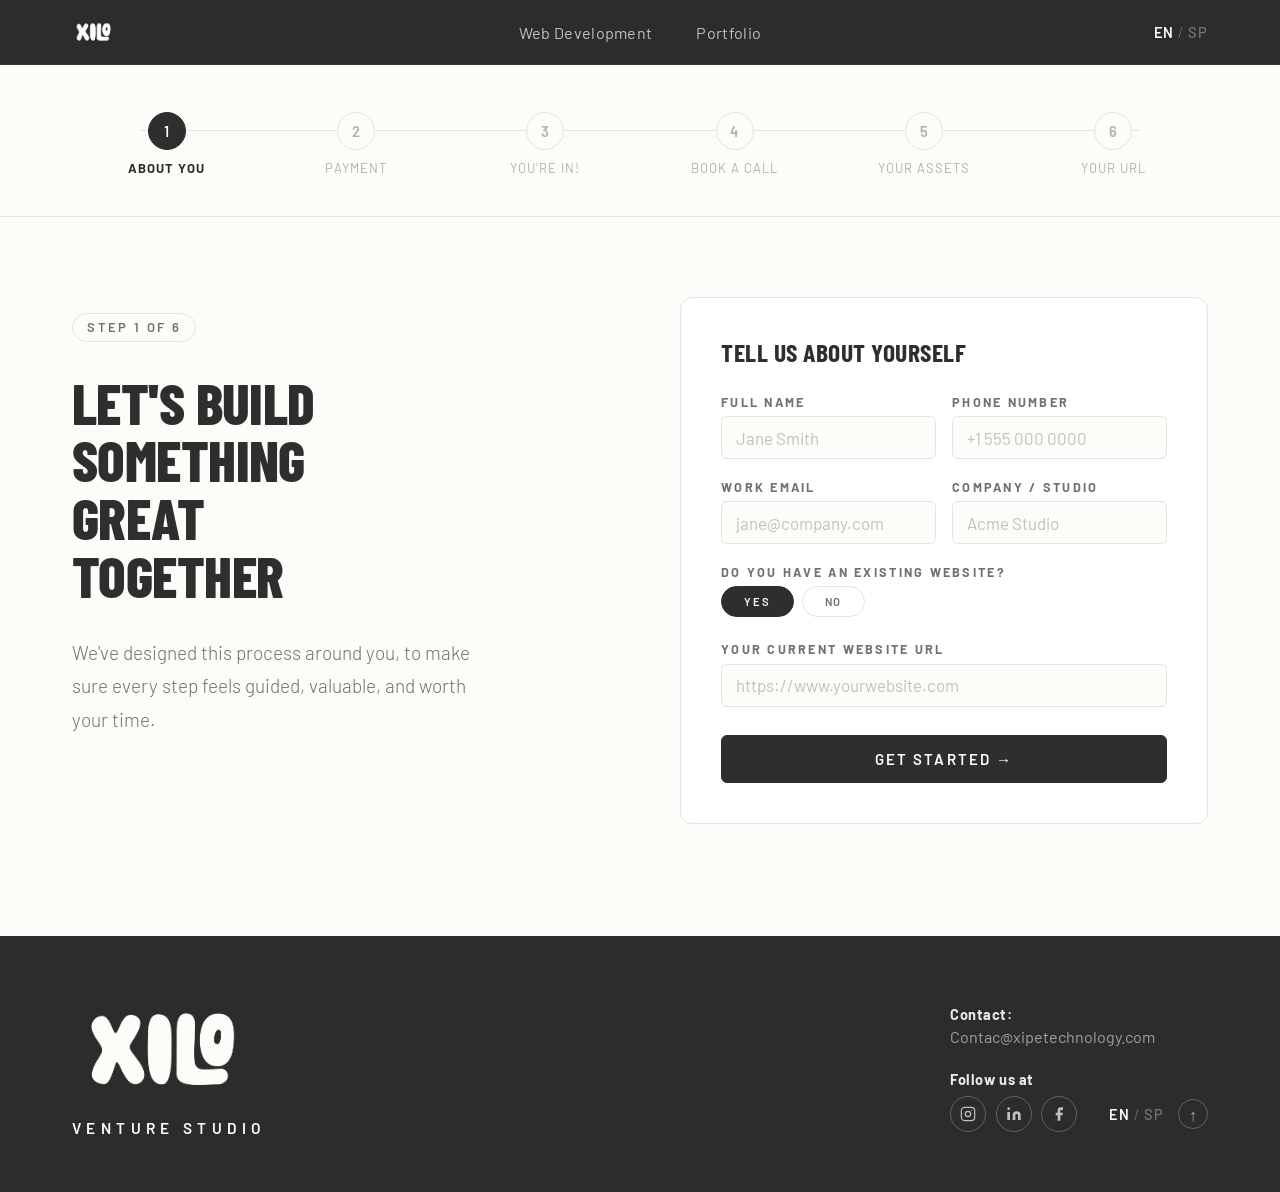
<file: onboarding.html>
<!DOCTYPE html>
<html lang="en">
<head>
  <meta charset="UTF-8" />
  <meta name="viewport" content="width=device-width, initial-scale=1.0" />
  <title>Get Started — XIPE</title>
  <link rel="preconnect" href="https://fonts.googleapis.com" />
  <link rel="preconnect" href="https://fonts.gstatic.com" crossorigin />
  <link href="https://fonts.googleapis.com/css2?family=Barlow+Condensed:wght@300;400;500;600;700;800&family=Barlow:wght@300;400;500;600&display=swap" rel="stylesheet" />

  <style>
    /* ============================================================
       DESIGN SYSTEM TOKENS
    ============================================================ */
    :root {
      --x-neutral:   #707070;
      --x-teal:      #E2FFFD;
      --x-green:     #88D98D;
      --x-bg:        #FDFCF8;
      --x-dark:      #2E2E2E;
      --x-mid:       #E3E4E8;
      --x-blue:      #88AEF5;
      --x-red:       #FD3F28;

      --x-font-head: 'Barlow Condensed', 'Arial Narrow', sans-serif;
      --x-font-body: 'Barlow', Helvetica, Arial, sans-serif;

      --x-ease:      cubic-bezier(0.4, 0, 0.2, 1);
      --x-dur:       0.2s;
      --x-radius:    8px;
      --x-pill:      999px;
      --x-gutter:    2rem;
      --x-max:       1200px;
    }

    /* ── RESET ───────────────────────────────────────────── */
    *, *::before, *::after { box-sizing: border-box; margin: 0; padding: 0; }
    html { scroll-behavior: smooth; font-size: 16px; }
    body {
      font-family: var(--x-font-body);
      color: var(--x-dark);
      background: var(--x-bg);
      -webkit-font-smoothing: antialiased;
      overflow-x: hidden;
    }
    a { text-decoration: none; color: inherit; }
    ul { list-style: none; }
    button { cursor: pointer; border: none; background: none; font: inherit; }

    /* ── TYPE TOKENS ─────────────────────────────────────── */
    .xlabel {
      font-family: var(--x-font-body);
      font-size: 0.65rem;
      font-weight: 600;
      letter-spacing: 0.18em;
      text-transform: uppercase;
      color: var(--x-neutral);
    }
    .xbody-lg {
      font-family: var(--x-font-body);
      font-size: clamp(1rem, 1.4vw, 1.15rem);
      font-weight: 300;
      line-height: 1.7;
      color: var(--x-neutral);
    }
    .xbody {
      font-family: var(--x-font-body);
      font-size: 0.875rem;
      line-height: 1.75;
      color: var(--x-neutral);
    }
    .xsection-label { display: block; margin-bottom: 1rem; }

    /* ── LAYOUT ──────────────────────────────────────────── */
    .xcontainer {
      max-width: var(--x-max);
      margin: 0 auto;
      padding: 0 var(--x-gutter);
    }

    /* ── BUTTONS ─────────────────────────────────────────── */
    .xbtn {
      display: inline-flex;
      align-items: center;
      justify-content: center;
      gap: 0.5rem;
      padding: 0.75rem 1.75rem;
      border-radius: var(--x-pill);
      font-family: var(--x-font-body);
      font-size: 0.65rem;
      font-weight: 600;
      letter-spacing: 0.14em;
      text-transform: uppercase;
      white-space: nowrap;
      transition: background var(--x-dur) var(--x-ease),
                  color var(--x-dur) var(--x-ease),
                  border-color var(--x-dur) var(--x-ease),
                  transform var(--x-dur) var(--x-ease);
    }
    .xbtn--primary {
      background: var(--x-dark);
      color: #fff;
      border: 1.5px solid var(--x-dark);
    }
    .xbtn--primary:hover {
      background: var(--x-red);
      border-color: var(--x-red);
      transform: translateY(-1px);
    }
    .xbtn--outline {
      background: transparent;
      color: var(--x-dark);
      border: 1.5px solid var(--x-dark);
    }
    .xbtn--outline:hover {
      background: var(--x-dark);
      color: #fff;
      transform: translateY(-1px);
    }

    /* ============================================================
       NAV — identical to web-development
    ============================================================ */
    .xnav {
      position: fixed;
      top: 0; left: 0; right: 0;
      z-index: 100;
      background: #2C2C2C;
      border-bottom: 1px solid rgba(255,255,255,0.05);
      transition: box-shadow var(--x-dur) var(--x-ease);
    }
    .xnav.scrolled { box-shadow: 0 2px 24px rgba(0,0,0,0.35); }

    .xnav__inner {
      display: flex;
      align-items: center;
      justify-content: space-between;
      height: 64px;
    }

    .xnav__logo {
      display: flex;
      align-items: center;
      text-decoration: none;
      flex-shrink: 0;
    }

    .xilo-logo { display: block; flex-shrink: 0; }
    .xilo-logo--nav { height: 28px; width: auto; }
    .xilo-logo--footer { height: clamp(70px, 10vw, 115px); width: auto; }

    .xnav__links {
      display: flex;
      align-items: center;
      gap: 2.75rem;
      position: absolute;
      left: 50%;
      transform: translateX(-50%);
    }
    .xnav__links a {
      font-family: var(--x-font-body);
      font-size: 1.01rem;
      font-weight: 400;
      letter-spacing: 0.02em;
      color: rgba(255,255,255,0.7);
      transition: color var(--x-dur) var(--x-ease);
      position: relative;
      white-space: nowrap;
    }
    .xnav__links a::after {
      content: '';
      position: absolute;
      bottom: -4px; left: 0; right: 0;
      height: 1.5px;
      background: #fff;
      transform: scaleX(0);
      transition: transform var(--x-dur) var(--x-ease);
      transform-origin: left;
    }
    .xnav__links a:hover,
    .xnav__links a.active { color: #fff; }
    .xnav__links a.active::after,
    .xnav__links a:hover::after { transform: scaleX(1); }

    .xnav__right { display: flex; align-items: center; gap: 1.25rem; }

    .lang-toggle { display: flex; align-items: center; gap: 0.25rem; }
    .lang-toggle__sep {
      font-family: var(--x-font-body);
      font-size: 0.91rem;
      font-weight: 300;
      color: rgba(255,255,255,0.35);
    }
    .lang-toggle__btn {
      font-family: var(--x-font-body);
      font-size: 0.91rem;
      font-weight: 500;
      letter-spacing: 0.06em;
      color: rgba(255,255,255,0.35);
      padding: 0.15rem 0;
      transition: color var(--x-dur) var(--x-ease);
    }
    .lang-toggle__btn.active { color: #fff; font-weight: 600; }
    .lang-toggle__btn:hover  { color: rgba(255,255,255,0.8); }

    .xnav__hamburger {
      display: none;
      flex-direction: column;
      gap: 5px;
      padding: 4px;
    }
    .xnav__hamburger span {
      display: block; width: 20px; height: 1.5px;
      background: rgba(255,255,255,0.8); border-radius: 2px;
      transition: all var(--x-dur) var(--x-ease);
    }

    /* ============================================================
       ONBOARDING PAGE WRAPPER
    ============================================================ */
    .ob-page {
      padding-top: 64px; /* nav offset */
      min-height: 100vh;
      background: var(--x-bg);
    }

    /* ============================================================
       STEPPER
    ============================================================ */
    .ob-stepper {
      background: var(--x-bg);
      border-bottom: 1px solid var(--x-mid);
      padding: 3rem 0 2.5rem;
    }

    .ob-stepper__inner {
      display: flex;
      align-items: flex-start;
      justify-content: center;
      gap: 0;
      position: relative;
    }

    /* Connecting line */
    .ob-stepper__inner::before {
      content: '';
      position: absolute;
      top: 18px;
      left: calc(100% / 12);
      right: calc(100% / 12);
      height: 1px;
      background: var(--x-mid);
      z-index: 0;
    }

    .ob-step {
      display: flex;
      flex-direction: column;
      align-items: center;
      gap: 0.6rem;
      flex: 1;
      position: relative;
      z-index: 1;
    }

    .ob-step__circle {
      width: 38px;
      height: 38px;
      border-radius: 50%;
      display: flex;
      align-items: center;
      justify-content: center;
      flex-shrink: 0;
      font-family: var(--x-font-body);
      font-size: 0.91rem;
      font-weight: 600;
      letter-spacing: 0.04em;
      transition: background var(--x-dur) var(--x-ease),
                  border-color var(--x-dur) var(--x-ease),
                  color var(--x-dur) var(--x-ease);
      /* inactive default */
      border: 1.5px solid var(--x-mid);
      background: var(--x-bg);
      color: #b0b0b0;
    }

    .ob-step--active .ob-step__circle {
      background: var(--x-dark);
      border-color: var(--x-dark);
      color: #fff;
    }

    .ob-step--done .ob-step__circle {
      background: var(--x-mid);
      border-color: var(--x-mid);
      color: var(--x-neutral);
    }

    .ob-step__label {
      font-family: var(--x-font-body);
      font-size: 0.81rem;
      font-weight: 400;
      letter-spacing: 0.08em;
      text-transform: uppercase;
      color: #b0b0b0;
      text-align: center;
      white-space: nowrap;
    }

    .ob-step--active .ob-step__label {
      color: var(--x-dark);
      font-weight: 700;
    }

    /* ============================================================
       STEP CONTENT AREA
    ============================================================ */
    .ob-content {
      padding: 5rem 0 7rem;
    }

    .ob-content__inner {
      display: grid;
      grid-template-columns: 1fr 1fr;
      gap: 5rem;
      align-items: start;
    }

    /* ── LEFT COLUMN ─────────────────────────────────────── */
    .ob-left {
      display: flex;
      flex-direction: column;
      gap: 2rem;
      padding-top: 1rem;
    }

    .ob-step-badge {
      display: inline-flex;
      align-items: center;
      border: 1.5px solid var(--x-mid);
      border-radius: var(--x-pill);
      padding: 0.35rem 0.9rem;
      font-family: var(--x-font-body);
      font-size: 0.81rem;
      font-weight: 600;
      letter-spacing: 0.18em;
      text-transform: uppercase;
      color: var(--x-neutral);
      width: fit-content;
    }

    .ob-headline {
      font-family: var(--x-font-head);
      font-size: clamp(2.5rem, 4.5vw, 4rem);
      font-weight: 800;
      line-height: 1;
      letter-spacing: -0.01em;
      text-transform: uppercase;
      color: var(--x-dark);
    }

    .ob-sub {
      font-family: var(--x-font-body);
      font-size: 1.19rem;
      font-weight: 300;
      line-height: 1.75;
      color: var(--x-neutral);
      max-width: 400px;
    }

    /* ── RIGHT COLUMN — FORM CARD ────────────────────────── */
    .ob-card {
      background: #fff;
      border: 1px solid var(--x-mid);
      border-radius: 12px;
      padding: 2.5rem;
      display: flex;
      flex-direction: column;
      gap: 1.75rem;
    }

    .ob-card__title {
      font-family: var(--x-font-head);
      font-size: 1.6rem;
      font-weight: 700;
      text-transform: uppercase;
      letter-spacing: 0.02em;
      color: var(--x-dark);
      line-height: 1.1;
    }

    /* ── FORM GRID ───────────────────────────────────────── */
    .ob-form {
      display: flex;
      flex-direction: column;
      gap: 1.25rem;
    }

    .ob-form__row {
      display: grid;
      grid-template-columns: 1fr 1fr;
      gap: 1rem;
    }

    .ob-form__row--full {
      grid-template-columns: 1fr;
    }

    /* ── FIELD ───────────────────────────────────────────── */
    .ob-field {
      display: flex;
      flex-direction: column;
      gap: 0.4rem;
    }

    .ob-field__label {
      font-family: var(--x-font-body);
      font-size: 0.79rem;
      font-weight: 700;
      letter-spacing: 0.18em;
      text-transform: uppercase;
      color: var(--x-neutral);
    }

    .ob-field__input {
      font-family: var(--x-font-body);
      font-size: 1.06rem;
      font-weight: 400;
      color: var(--x-dark);
      background: var(--x-bg);
      border: 1px solid var(--x-mid);
      border-radius: 6px;
      padding: 0.65rem 0.85rem;
      outline: none;
      transition: border-color var(--x-dur) var(--x-ease),
                  background var(--x-dur) var(--x-ease);
      width: 100%;
    }
    .ob-field__input::placeholder { color: #c0c0c0; }
    .ob-field__input:focus {
      border-color: #9a9a9a;
      background: #fff;
    }

    /* ── TOGGLE YES/NO ───────────────────────────────────── */
    .ob-toggle-group {
      display: flex;
      gap: 0.5rem;
    }

    .ob-toggle-btn {
      font-family: var(--x-font-body);
      font-size: 0.7rem;
      font-weight: 600;
      letter-spacing: 0.14em;
      text-transform: uppercase;
      padding: 0.5rem 1.4rem;
      border-radius: var(--x-pill);
      border: 1.5px solid var(--x-mid);
      color: var(--x-neutral);
      background: transparent;
      cursor: pointer;
      transition: background var(--x-dur) var(--x-ease),
                  color var(--x-dur) var(--x-ease),
                  border-color var(--x-dur) var(--x-ease);
    }
    .ob-toggle-btn:hover {
      border-color: #a0a0a0;
      color: var(--x-dark);
    }
    .ob-toggle-btn.active {
      background: var(--x-dark);
      border-color: var(--x-dark);
      color: #fff;
    }

    /* ── URL field (hidden by default) ──────────────────── */
    .ob-url-field {
      overflow: hidden;
      max-height: 0;
      opacity: 0;
      transition: max-height 0.25s var(--x-ease),
                  opacity 0.2s var(--x-ease),
                  margin-top 0.2s var(--x-ease);
      margin-top: 0;
    }
    .ob-url-field.visible {
      max-height: 80px;
      opacity: 1;
      margin-top: 0.25rem;
    }

    /* ── FIELD ERROR STATE ───────────────────────────────── */
    .ob-field__input.ob-error {
      border-color: var(--x-red);
      background: #fff8f7;
    }
    .ob-field__input.ob-error:focus {
      border-color: var(--x-red);
      background: #fff8f7;
    }
    .ob-field__error {
      font-family: var(--x-font-body);
      font-size: 0.81rem;
      font-weight: 500;
      color: var(--x-red);
      letter-spacing: 0.04em;
      margin-top: 0.15rem;
      display: none;
    }
    .ob-field__error.visible { display: block; }

    /* Shake animation on failed submit */
    @keyframes ob-shake {
      0%, 100% { transform: translateX(0); }
      20%       { transform: translateX(-6px); }
      40%       { transform: translateX(6px); }
      60%       { transform: translateX(-4px); }
      80%       { transform: translateX(4px); }
    }
    .ob-card.ob-shake { animation: ob-shake 0.35s var(--x-ease); }

    /* ── CTA BUTTON ──────────────────────────────────────── */
    .ob-cta {
      display: flex;
      align-items: center;
      justify-content: center;
      width: 100%;
      padding: 0.9rem 1.75rem;
      background: var(--x-dark);
      color: #fff;
      border: 1.5px solid var(--x-dark);
      border-radius: 6px;
      font-family: var(--x-font-body);
      font-size: 0.94rem;
      font-weight: 600;
      letter-spacing: 0.14em;
      text-transform: uppercase;
      cursor: pointer;
      transition: background var(--x-dur) var(--x-ease),
                  border-color var(--x-dur) var(--x-ease),
                  transform var(--x-dur) var(--x-ease);
      margin-top: 0.5rem;
    }
    .ob-cta:hover {
      background: var(--x-red);
      border-color: var(--x-red);
      transform: translateY(-1px);
    }

    /* ============================================================
       FOOTER — identical to web-development
    ============================================================ */
    .wd-footer {
      background: #2C2C2C;
      padding: 3.5rem 0;
    }
    .wd-footer__inner {
      display: flex;
      justify-content: space-between;
      align-items: flex-end;
      gap: 3rem;
    }
    .wd-footer__brand { flex-shrink: 0; }
    .wd-footer__logo-link {
      display: flex;
      flex-direction: column;
      gap: 0.35rem;
      text-decoration: none;
      line-height: 1;
    }
    .wd-footer__logo-tagline {
      font-family: var(--x-font-body);
      font-size: clamp(0.89rem, 1.2vw, 1.09rem);
      font-weight: 600;
      letter-spacing: 0.35em;
      text-transform: uppercase;
      color: #fff;
      display: block;
      margin-top: 0.5rem;
    }
    .wd-footer__info {
      display: flex;
      flex-direction: column;
      gap: 1.5rem;
      align-items: flex-start;
      padding-bottom: 0.25rem;
    }
    .wd-footer__contact { display: flex; flex-direction: column; gap: 0.25rem; }
    .wd-footer__contact-label {
      font-family: var(--x-font-body);
      font-size: 0.91rem;
      font-weight: 700;
      letter-spacing: 0.04em;
      color: rgba(255,255,255,0.9);
    }
    .wd-footer__email {
      font-family: var(--x-font-body);
      font-size: 1.01rem;
      font-weight: 400;
      color: rgba(255,255,255,0.55);
      transition: color var(--x-dur) var(--x-ease);
      text-decoration: none;
    }
    .wd-footer__email:hover { color: #fff; }
    .wd-footer__social-block { display: flex; flex-direction: column; gap: 0.5rem; }
    .wd-footer__social-label {
      font-family: var(--x-font-body);
      font-size: 0.91rem;
      font-weight: 700;
      letter-spacing: 0.04em;
      color: rgba(255,255,255,0.9);
    }
    .wd-footer__social-row {
      display: flex;
      align-items: center;
      gap: 2rem;
    }
    .wd-footer__social-icons { display: flex; align-items: center; gap: 0.6rem; }
    .wd-footer__social-icon {
      display: flex;
      align-items: center;
      justify-content: center;
      width: 36px;
      height: 36px;
      border-radius: 50%;
      border: 1.5px solid rgba(255,255,255,0.25);
      color: rgba(255,255,255,0.7);
      transition: border-color var(--x-dur) var(--x-ease),
                  color var(--x-dur) var(--x-ease),
                  background var(--x-dur) var(--x-ease);
      flex-shrink: 0;
    }
    .wd-footer__social-icon svg { width: 16px; height: 16px; }
    .wd-footer__social-icon:hover {
      border-color: #fff;
      color: #fff;
      background: rgba(255,255,255,0.08);
    }
    .wd-footer__controls { display: flex; align-items: center; gap: 0.9rem; }
    .lang-toggle--footer .lang-toggle__btn { font-size: 0.91rem; }
    .wd-footer__totop {
      display: flex;
      align-items: center;
      justify-content: center;
      width: 30px;
      height: 30px;
      border-radius: 50%;
      border: 1.5px solid rgba(255,255,255,0.25);
      color: rgba(255,255,255,0.6);
      font-size: 1.04rem;
      font-family: var(--x-font-body);
      cursor: pointer;
      transition: border-color var(--x-dur) var(--x-ease),
                  color var(--x-dur) var(--x-ease),
                  transform var(--x-dur) var(--x-ease);
      background: none;
      line-height: 1;
    }
    .wd-footer__totop:hover {
      border-color: #fff;
      color: #fff;
      transform: translateY(-2px);
    }

    /* ============================================================
       RESPONSIVE
    ============================================================ */
    @media (max-width: 900px) {
      .ob-content__inner {
        grid-template-columns: 1fr;
        gap: 3rem;
      }
      .ob-left { padding-top: 0; }
      .ob-headline { font-size: clamp(2rem, 6vw, 3rem); }
    }

    @media (max-width: 768px) {
      /* Nav mobile */
      .xnav__links {
        position: fixed;
        top: 64px; left: 0; right: 0;
        background: #2C2C2C;
        border-bottom: 1px solid rgba(255,255,255,0.08);
        flex-direction: column;
        padding: 1.75rem var(--x-gutter);
        gap: 1.5rem;
        z-index: 99;
        box-shadow: 0 8px 30px rgba(0,0,0,0.4);
        display: none;
        transform: none;
        left: 0;
      }
      .xnav__links.open { display: flex; }
      .xnav__links a { font-size: 1rem; color: rgba(255,255,255,0.8); }
      .xnav__hamburger { display: flex; }

      /* Stepper: compress labels */
      .ob-step__label { display: none; }
      .ob-stepper { padding: 2rem 0 1.75rem; }
      .ob-stepper__inner::before {
        left: calc(100% / 14);
        right: calc(100% / 14);
      }

      /* Form rows stack */
      .ob-form__row { grid-template-columns: 1fr; }

      /* Card padding */
      .ob-card { padding: 1.75rem; }

      /* Footer */
      .wd-footer__inner { flex-direction: column; align-items: flex-start; gap: 2.5rem; }
      .xilo-logo--footer { height: 64px; }
      .wd-footer__social-row { flex-wrap: wrap; gap: 1rem; }
    }

    @media (max-width: 480px) {
      .ob-step__circle { width: 30px; height: 30px; font-size: 0.81rem; }
      .ob-content { padding: 3rem 0 5rem; }
    }
  </style>
</head>
<body>

  <!-- ════════════════════════════════════════════════════════
       NAV — identical to web-development
  ═════════════════════════════════════════════════════════ -->
  <header class="xnav" id="xnav">
    <div class="xnav__inner xcontainer">

      <a href="web-development.html" class="xnav__logo" aria-label="XILO — Home">
        <img src="assets/xilo-logo.png" alt="XILO" class="xilo-logo xilo-logo--nav" />
      </a>

      <nav class="xnav__links" id="xnavLinks" aria-label="Main navigation">
        <a href="web-development.html">Web Development</a>
        <a href="web-development.html#portfolio">Portfolio</a>
      </nav>

      <div class="xnav__right">
        <div class="lang-toggle" role="group" aria-label="Language">
          <button class="lang-toggle__btn active" data-lang="en" aria-pressed="true">EN</button>
          <span class="lang-toggle__sep" aria-hidden="true">/</span>
          <button class="lang-toggle__btn" data-lang="es" aria-pressed="false">SP</button>
        </div>
        <button class="xnav__hamburger" id="xHamburger" aria-label="Open menu" aria-expanded="false">
          <span></span><span></span><span></span>
        </button>
      </div>

    </div>
  </header>


  <!-- ════════════════════════════════════════════════════════
       ONBOARDING PAGE
  ═════════════════════════════════════════════════════════ -->
  <div class="ob-page">

    <!-- ── STEPPER ─────────────────────────────────────────── -->
    <div class="ob-stepper">
      <div class="ob-stepper__inner xcontainer">

        <div class="ob-step ob-step--active" aria-current="step">
          <div class="ob-step__circle">1</div>
          <span class="ob-step__label">About You</span>
        </div>

        <div class="ob-step">
          <div class="ob-step__circle">2</div>
          <span class="ob-step__label">Payment</span>
        </div>

        <div class="ob-step">
          <div class="ob-step__circle">3</div>
          <span class="ob-step__label">You're In!</span>
        </div>

        <div class="ob-step">
          <div class="ob-step__circle">4</div>
          <span class="ob-step__label">Book a Call</span>
        </div>

        <div class="ob-step">
          <div class="ob-step__circle">5</div>
          <span class="ob-step__label">Your Assets</span>
        </div>

        <div class="ob-step">
          <div class="ob-step__circle">6</div>
          <span class="ob-step__label">Your URL</span>
        </div>

      </div>
    </div>

    <!-- ── STEP 1 CONTENT ──────────────────────────────────── -->
    <section class="ob-content">
      <div class="ob-content__inner xcontainer">

        <!-- LEFT: copy -->
        <div class="ob-left">
          <span class="ob-step-badge" id="ob-step-badge">Step 1 of 6</span>

          <h1 class="ob-headline" id="ob-headline">
            LET'S BUILD<br />SOMETHING<br />GREAT<br />TOGETHER
          </h1>

          <p class="ob-sub" id="ob-sub">
            We've designed this process around you, to make sure every step
            feels guided, valuable, and worth your time.
          </p>
        </div>

        <!-- RIGHT: form card -->
        <div class="ob-card">
          <h2 class="ob-card__title" id="ob-card-title">Tell us about yourself</h2>

          <form class="ob-form" id="ob-form" novalidate>

            <!-- Row 1: Full Name + Phone -->
            <div class="ob-form__row">
              <div class="ob-field">
                <label class="ob-field__label" for="fullName">Full Name</label>
                <input class="ob-field__input" type="text" id="fullName" name="fullName"
                       placeholder="Jane Smith" autocomplete="name" />
                <span class="ob-field__error" id="err-fullName">Required field</span>
              </div>
              <div class="ob-field">
                <label class="ob-field__label" for="phone">Phone Number</label>
                <input class="ob-field__input" type="tel" id="phone" name="phone"
                       placeholder="+1 555 000 0000" autocomplete="tel" />
                <span class="ob-field__error" id="err-phone">Required field</span>
              </div>
            </div>

            <!-- Row 2: Work Email + Company -->
            <div class="ob-form__row">
              <div class="ob-field">
                <label class="ob-field__label" for="email">Work Email</label>
                <input class="ob-field__input" type="email" id="email" name="email"
                       placeholder="jane@company.com" autocomplete="email" />
                <span class="ob-field__error" id="err-email">Enter a valid email</span>
              </div>
              <div class="ob-field">
                <label class="ob-field__label" for="company">Company / Studio</label>
                <input class="ob-field__input" type="text" id="company" name="company"
                       placeholder="Acme Studio" autocomplete="organization" />
                <span class="ob-field__error" id="err-company">Required field</span>
              </div>
            </div>

            <!-- Row 3: Existing website question -->
            <div class="ob-form__row ob-form__row--full">
              <div class="ob-field">
                <label class="ob-field__label" id="ob-website-q">
                  Do you have an existing website?
                </label>
                <div class="ob-toggle-group" role="group" aria-labelledby="ob-website-q">
                  <button type="button" class="ob-toggle-btn active" id="toggleYes"
                          aria-pressed="true">Yes</button>
                  <button type="button" class="ob-toggle-btn" id="toggleNo"
                          aria-pressed="false">No</button>
                </div>
              </div>
            </div>

            <!-- Row 4: URL field (shown when Yes is active) -->
            <div class="ob-form__row ob-form__row--full ob-url-field visible" id="urlRow">
              <div class="ob-field">
                <label class="ob-field__label" for="currentUrl">Your current website URL</label>
                <input class="ob-field__input" type="url" id="currentUrl" name="currentUrl"
                       placeholder="https://www.yourwebsite.com" autocomplete="url" />
                <span class="ob-field__error" id="err-currentUrl">Enter a valid URL (https://...)</span>
              </div>
            </div>

            <!-- CTA -->
            <button type="submit" class="ob-cta" id="ob-cta">
              Get Started →
            </button>

          </form>
        </div>

      </div>
    </section>

  </div><!-- /.ob-page -->


  <!-- ════════════════════════════════════════════════════════
       FOOTER — identical to web-development
  ═════════════════════════════════════════════════════════ -->
  <footer class="wd-footer" id="contact">
    <div class="xcontainer wd-footer__inner">

      <div class="wd-footer__brand">
        <a href="web-development.html" class="wd-footer__logo-link" aria-label="XILO — Home">
          <img src="assets/xilo-logo.png" alt="XILO" class="xilo-logo xilo-logo--footer" />
          <span class="wd-footer__logo-tagline" id="footer-tagline">VENTURE STUDIO</span>
        </a>
      </div>

      <div class="wd-footer__info">

        <div class="wd-footer__contact">
          <p class="wd-footer__contact-label" id="footer-contact-label">Contact:</p>
          <a href="mailto:Contac@xipetechnology.com" class="wd-footer__email">
            Contac@xipetechnology.com
          </a>
        </div>

        <div class="wd-footer__social-block">
          <p class="wd-footer__social-label" id="footer-follow-label">Follow us at</p>

          <div class="wd-footer__social-row">

            <div class="wd-footer__social-icons">

              <a href="https://www.instagram.com/xilostudio/"
                 target="_blank" rel="noopener noreferrer"
                 class="wd-footer__social-icon" aria-label="Instagram">
                <svg viewBox="0 0 24 24" fill="none" stroke="currentColor" stroke-width="1.8" stroke-linecap="round" stroke-linejoin="round">
                  <rect x="2" y="2" width="20" height="20" rx="5" ry="5"/>
                  <circle cx="12" cy="12" r="4"/>
                  <circle cx="17.5" cy="6.5" r="0.8" fill="currentColor" stroke="none"/>
                </svg>
              </a>

              <a href="https://www.linkedin.com/company/xilo-studio/"
                 target="_blank" rel="noopener noreferrer"
                 class="wd-footer__social-icon" aria-label="LinkedIn">
                <svg viewBox="0 0 24 24" fill="currentColor">
                  <path d="M16 8a6 6 0 0 1 6 6v7h-4v-7a2 2 0 0 0-4 0v7h-4v-7a6 6 0 0 1 6-6z"/>
                  <rect x="2" y="9" width="4" height="12"/>
                  <circle cx="4" cy="4" r="2"/>
                </svg>
              </a>

              <a href="https://www.facebook.com/xilostudio/"
                 target="_blank" rel="noopener noreferrer"
                 class="wd-footer__social-icon" aria-label="Facebook">
                <svg viewBox="0 0 24 24" fill="currentColor">
                  <path d="M18 2h-3a5 5 0 0 0-5 5v3H7v4h3v8h4v-8h3l1-4h-4V7a1 1 0 0 1 1-1h3z"/>
                </svg>
              </a>

            </div>

            <div class="wd-footer__controls">
              <div class="lang-toggle lang-toggle--footer" role="group" aria-label="Language">
                <button class="lang-toggle__btn active" data-lang="en" aria-pressed="true">EN</button>
                <span class="lang-toggle__sep" aria-hidden="true">/</span>
                <button class="lang-toggle__btn" data-lang="es" aria-pressed="false">SP</button>
              </div>
              <button class="wd-footer__totop" id="backToTop" aria-label="Back to top">↑</button>
            </div>

          </div>
        </div>

      </div>
    </div>
  </footer>


  <script>
    (function () {
      'use strict';

      /* ── TRANSLATIONS ─────────────────────────────────── */
      const T = {
        en: {
          badge:        'Step 1 of 6',
          headline:     'LET\'S BUILD<br />SOMETHING<br />GREAT<br />TOGETHER',
          sub:          'We\'ve designed this process around you, to make sure every step feels guided, valuable, and worth your time.',
          cardTitle:    'Tell us about yourself',
          labelName:    'Full Name',
          phName:       'Jane Smith',
          labelPhone:   'Phone Number',
          phPhone:      '+1 555 000 0000',
          labelEmail:   'Work Email',
          phEmail:      'jane@company.com',
          labelCompany: 'Company / Studio',
          phCompany:    'Acme Studio',
          websiteQ:     'Do you have an existing website?',
          btnYes:       'Yes',
          btnNo:        'No',
          labelUrl:     'Your current website URL',
          phUrl:        'https://www.yourwebsite.com',
          cta:          'Get Started →',
          errRequired:  'Required field',
          errEmail:     'Enter a valid email address',
          errUrl:       'Enter a valid URL (https://...)',
          /* stepper */
          s1: 'About You', s2: 'Payment', s3: "You're In!", s4: 'Book a Call', s5: 'Your Assets', s6: 'Your URL',
          /* footer */
          tagline:      'VENTURE STUDIO',
          contactLabel: 'Contact:',
          followLabel:  'Follow us at',
        },
        es: {
          badge:        'Paso 1 de 6',
          headline:     'CONSTRUYAMOS<br />ALGO GRANDE<br />JUNTOS',
          sub:          'Hemos diseñado este proceso pensando en ti, para que cada paso se sienta guiado, valioso y que valga la pena.',
          cardTitle:    'Cuéntanos sobre ti',
          labelName:    'Nombre Completo',
          phName:       'Ana García',
          labelPhone:   'Número de Teléfono',
          phPhone:      '+52 55 0000 0000',
          labelEmail:   'Correo Laboral',
          phEmail:      'ana@empresa.com',
          labelCompany: 'Empresa / Estudio',
          phCompany:    'Estudio Creativo',
          websiteQ:     '¿Tienes un sitio web existente?',
          btnYes:       'Sí',
          btnNo:        'No',
          labelUrl:     'URL de tu sitio web actual',
          phUrl:        'https://www.tusitio.com',
          cta:          'Comenzar →',
          errRequired:  'Campo requerido',
          errEmail:     'Ingresa un correo válido',
          errUrl:       'Ingresa una URL válida (https://...)',
          /* stepper */
          s1: 'Sobre Ti', s2: 'Pago', s3: '¡Estás Dentro!', s4: 'Agenda Llamada', s5: 'Tus Recursos', s6: 'Tu URL',
          /* footer */
          tagline:      'VENTURE STUDIO',
          contactLabel: 'Contacto:',
          followLabel:  'Síguenos en',
        },
      };

      const STORAGE_KEY = 'xipe-lang';
      let currentLang = localStorage.getItem(STORAGE_KEY) || 'en';

      /* ── APPLY LANGUAGE ──────────────────────────────── */
      function applyLang(lang) {
        const d = T[lang];
        if (!d) return;
        currentLang = lang;
        localStorage.setItem(STORAGE_KEY, lang);
        document.documentElement.setAttribute('lang', lang === 'es' ? 'es' : 'en');

        /* Page sections */
        setHTML('ob-headline', d.headline);
        setText('ob-step-badge', d.badge);
        setText('ob-sub', d.sub);
        setText('ob-card-title', d.cardTitle);
        setText('ob-cta', d.cta);

        /* Form labels & placeholders */
        setText('ob-website-q', d.websiteQ);
        setLabel('fullName',    d.labelName,    d.phName);
        setLabel('phone',       d.labelPhone,   d.phPhone);
        setLabel('email',       d.labelEmail,   d.phEmail);
        setLabel('company',     d.labelCompany, d.phCompany);
        setLabel('currentUrl',  d.labelUrl,     d.phUrl);

        /* Toggle buttons */
        setText('toggleYes', d.btnYes);
        setText('toggleNo',  d.btnNo);

        /* Stepper labels */
        const steps = document.querySelectorAll('.ob-step__label');
        const keys  = ['s1','s2','s3','s4','s5','s6'];
        steps.forEach((el, i) => { if (keys[i]) el.textContent = d[keys[i]]; });

        /* Footer */
        setText('footer-tagline',       d.tagline);
        setText('footer-contact-label', d.contactLabel);
        setText('footer-follow-label',  d.followLabel);

        /* Lang buttons */
        document.querySelectorAll('.lang-toggle__btn').forEach((btn) => {
          const active = btn.dataset.lang === lang;
          btn.classList.toggle('active', active);
          btn.setAttribute('aria-pressed', String(active));
        });
      }

      function setText(id, val) {
        const el = document.getElementById(id);
        if (el && val !== undefined) el.textContent = val;
      }
      function setHTML(id, val) {
        const el = document.getElementById(id);
        if (el && val !== undefined) el.innerHTML = val;
      }
      function setLabel(inputId, labelText, placeholder) {
        const input = document.getElementById(inputId);
        if (!input) return;
        if (placeholder) input.placeholder = placeholder;
        /* find sibling label */
        const label = input.closest('.ob-field')?.querySelector('.ob-field__label');
        if (label && labelText) label.textContent = labelText;
      }

      /* ── NAV SCROLL SHADOW ───────────────────────────── */
      const nav = document.getElementById('xnav');
      if (nav) {
        const onScroll = () => nav.classList.toggle('scrolled', window.scrollY > 40);
        window.addEventListener('scroll', onScroll, { passive: true });
        onScroll();
      }

      /* ── NAV HAMBURGER ───────────────────────────────── */
      const hamburger = document.getElementById('xHamburger');
      const navLinks  = document.getElementById('xnavLinks');
      if (hamburger && navLinks) {
        hamburger.addEventListener('click', () => {
          const open = navLinks.classList.toggle('open');
          hamburger.setAttribute('aria-expanded', String(open));
          hamburger.setAttribute('aria-label', open ? 'Close menu' : 'Open menu');
        });
        document.addEventListener('click', (e) => {
          if (nav && !nav.contains(e.target)) {
            navLinks.classList.remove('open');
            hamburger.setAttribute('aria-expanded', 'false');
          }
        });
      }

      /* ── LANG TOGGLE ─────────────────────────────────── */
      document.querySelectorAll('.lang-toggle__btn').forEach((btn) => {
        btn.addEventListener('click', () => {
          const lang = btn.dataset.lang;
          if (lang !== currentLang) applyLang(lang);
        });
      });

      /* ── YES / NO TOGGLE ─────────────────────────────── */
      const toggleYes = document.getElementById('toggleYes');
      const toggleNo  = document.getElementById('toggleNo');
      const urlRow    = document.getElementById('urlRow');
      const urlInput  = document.getElementById('currentUrl');
      let hasWebsite  = true; // default: Yes is active

      function setWebsiteToggle(val) {
        hasWebsite = val;
        toggleYes.classList.toggle('active', val);
        toggleNo.classList.toggle('active', !val);
        toggleYes.setAttribute('aria-pressed', String(val));
        toggleNo.setAttribute('aria-pressed', String(!val));
        urlRow.classList.toggle('visible', val);
        /* clear URL error when hiding */
        if (!val) clearError(urlInput, document.getElementById('err-currentUrl'));
      }

      if (toggleYes && toggleNo) {
        toggleYes.addEventListener('click', () => setWebsiteToggle(true));
        toggleNo.addEventListener('click',  () => setWebsiteToggle(false));
      }

      /* ── VALIDATION HELPERS ──────────────────────────── */
      function showError(input, errEl, msg) {
        input.classList.add('ob-error');
        if (errEl) {
          if (msg) errEl.textContent = msg;
          errEl.classList.add('visible');
        }
      }
      function clearError(input, errEl) {
        if (!input) return;
        input.classList.remove('ob-error');
        if (errEl) errEl.classList.remove('visible');
      }

      /* Clear error on user input */
      ['fullName','phone','email','company','currentUrl'].forEach((id) => {
        const input  = document.getElementById(id);
        const errEl  = document.getElementById('err-' + id);
        if (input) {
          input.addEventListener('input', () => clearError(input, errEl));
        }
      });

      function isValidEmail(v) {
        return /^[^\s@]+@[^\s@]+\.[^\s@]+$/.test(v.trim());
      }
      function isValidUrl(v) {
        try { const u = new URL(v.trim()); return u.protocol === 'https:' || u.protocol === 'http:'; }
        catch { return false; }
      }

      /* ── FORM SUBMIT ─────────────────────────────────── */
      const form = document.getElementById('ob-form');
      const card = document.querySelector('.ob-card');

      if (form) {
        form.addEventListener('submit', (e) => {
          e.preventDefault();

          const d       = T[currentLang];
          let   isValid = true;

          const fields = [
            { id: 'fullName',   errId: 'err-fullName',   check: (v) => v.trim().length > 1,   msg: d.errRequired },
            { id: 'phone',      errId: 'err-phone',      check: (v) => v.trim().length > 4,   msg: d.errRequired },
            { id: 'email',      errId: 'err-email',      check: isValidEmail,                  msg: d.errEmail    },
            { id: 'company',    errId: 'err-company',    check: (v) => v.trim().length > 0,    msg: d.errRequired },
          ];

          /* URL field only when Yes is active */
          if (hasWebsite) {
            fields.push({ id: 'currentUrl', errId: 'err-currentUrl', check: isValidUrl, msg: d.errUrl });
          }

          fields.forEach(({ id, errId, check, msg }) => {
            const input = document.getElementById(id);
            const errEl = document.getElementById(errId);
            if (!input) return;
            if (!check(input.value)) {
              showError(input, errEl, msg);
              isValid = false;
            } else {
              clearError(input, errEl);
            }
          });

          if (!isValid) {
            /* Shake card and scroll it into view */
            card.classList.remove('ob-shake');
            void card.offsetWidth; // reflow to restart animation
            card.classList.add('ob-shake');
            card.addEventListener('animationend', () => card.classList.remove('ob-shake'), { once: true });
            /* Focus first errored field */
            const firstErr = card.querySelector('.ob-field__input.ob-error');
            if (firstErr) firstErr.focus();
            return;
          }

          /* ✅ All valid — redirect to next step
             Replace 'onboarding-step2.html' with the actual URL when ready */
          window.location.href = 'onboarding-step2.html';
        });
      }

      /* ── BACK TO TOP ─────────────────────────────────── */
      const backToTop = document.getElementById('backToTop');
      if (backToTop) {
        backToTop.addEventListener('click', () => {
          window.scrollTo({ top: 0, behavior: 'smooth' });
        });
      }

      /* ── INIT ────────────────────────────────────────── */
      applyLang(currentLang);

    })();
  </script>

</body>
</html>
</file>
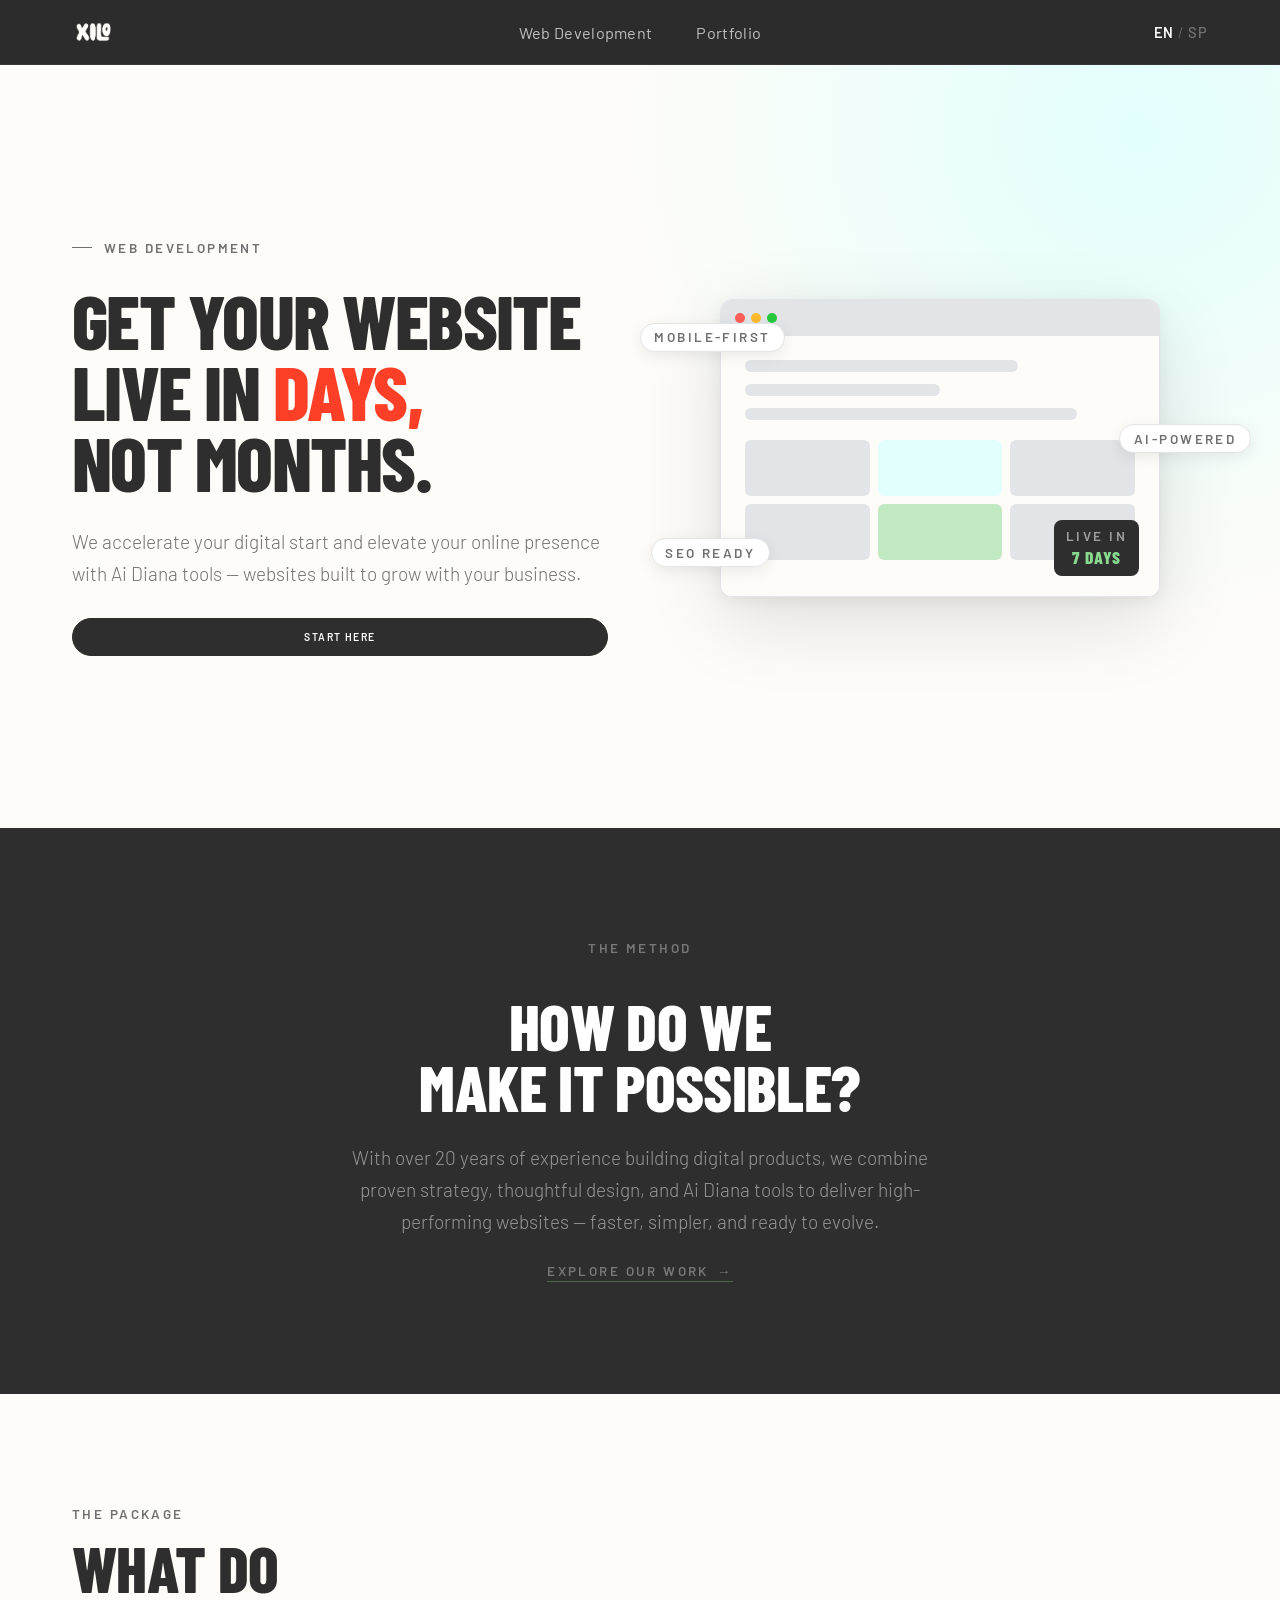
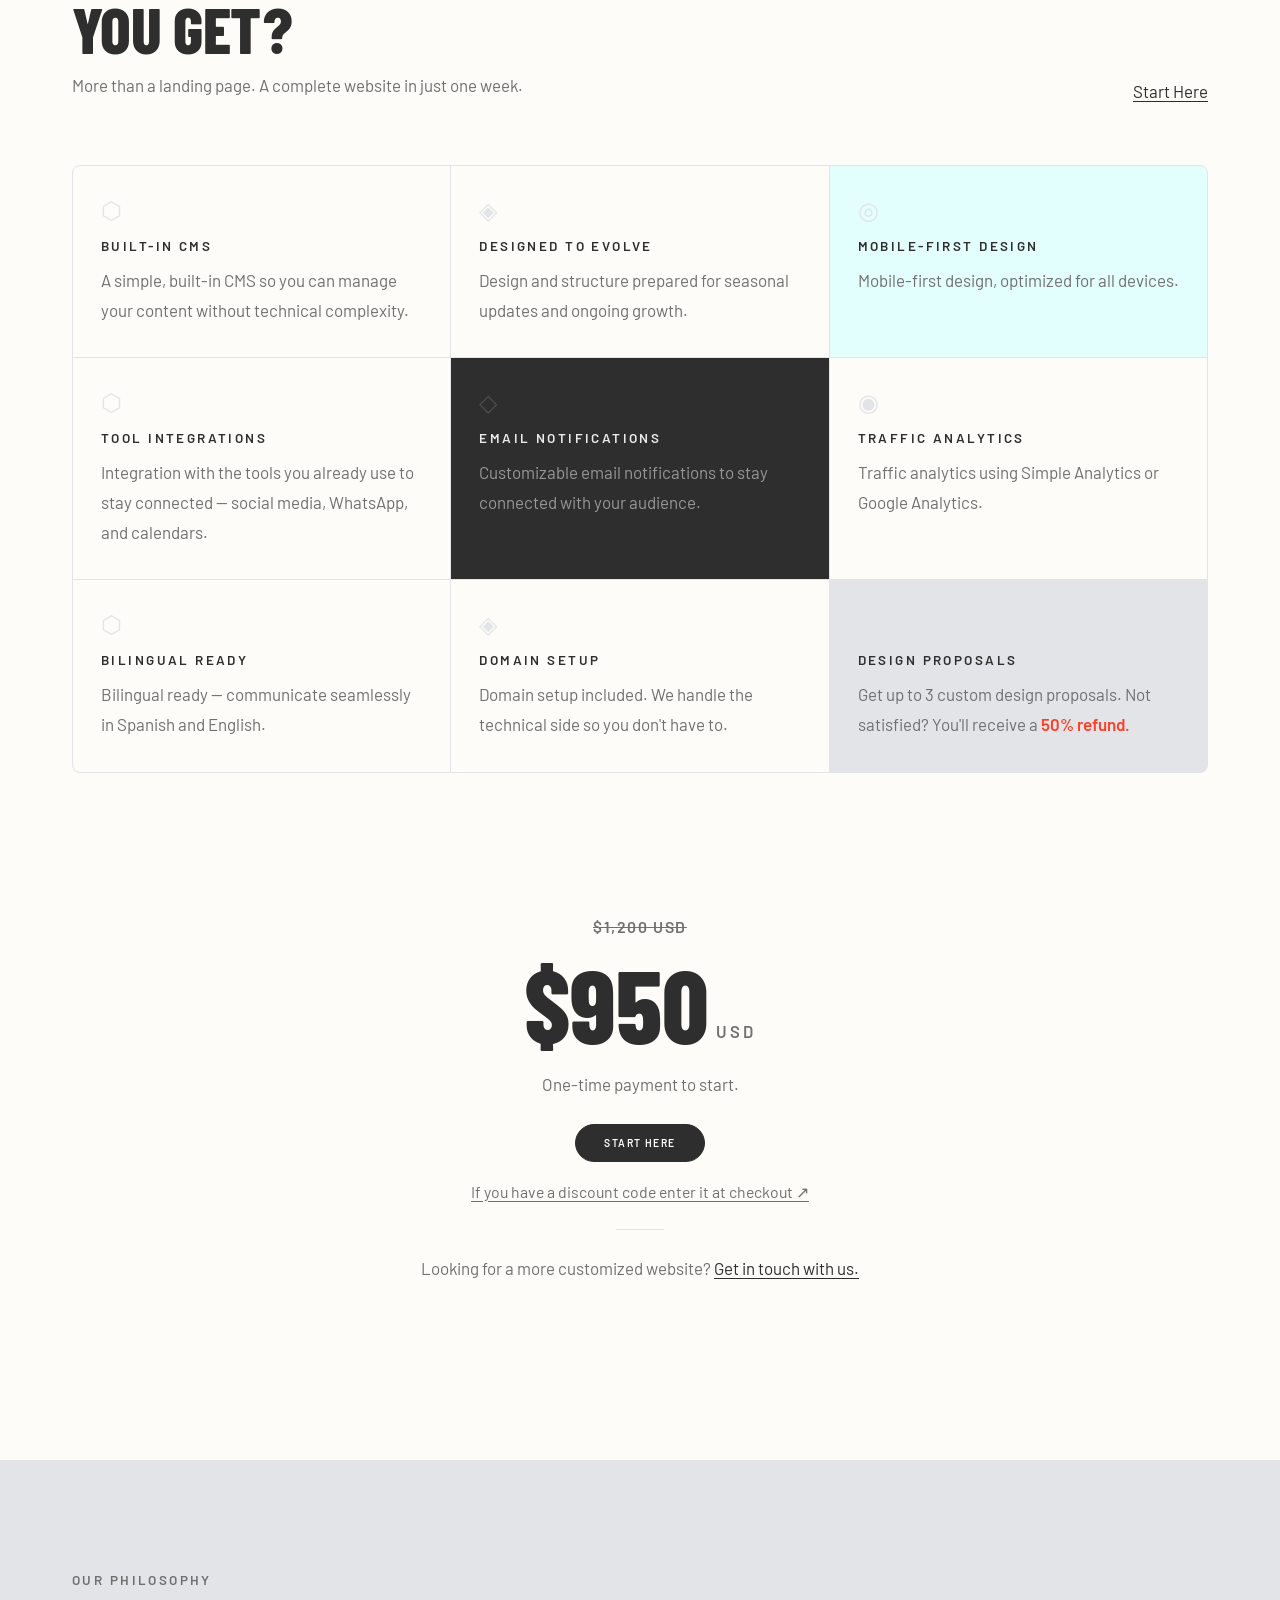
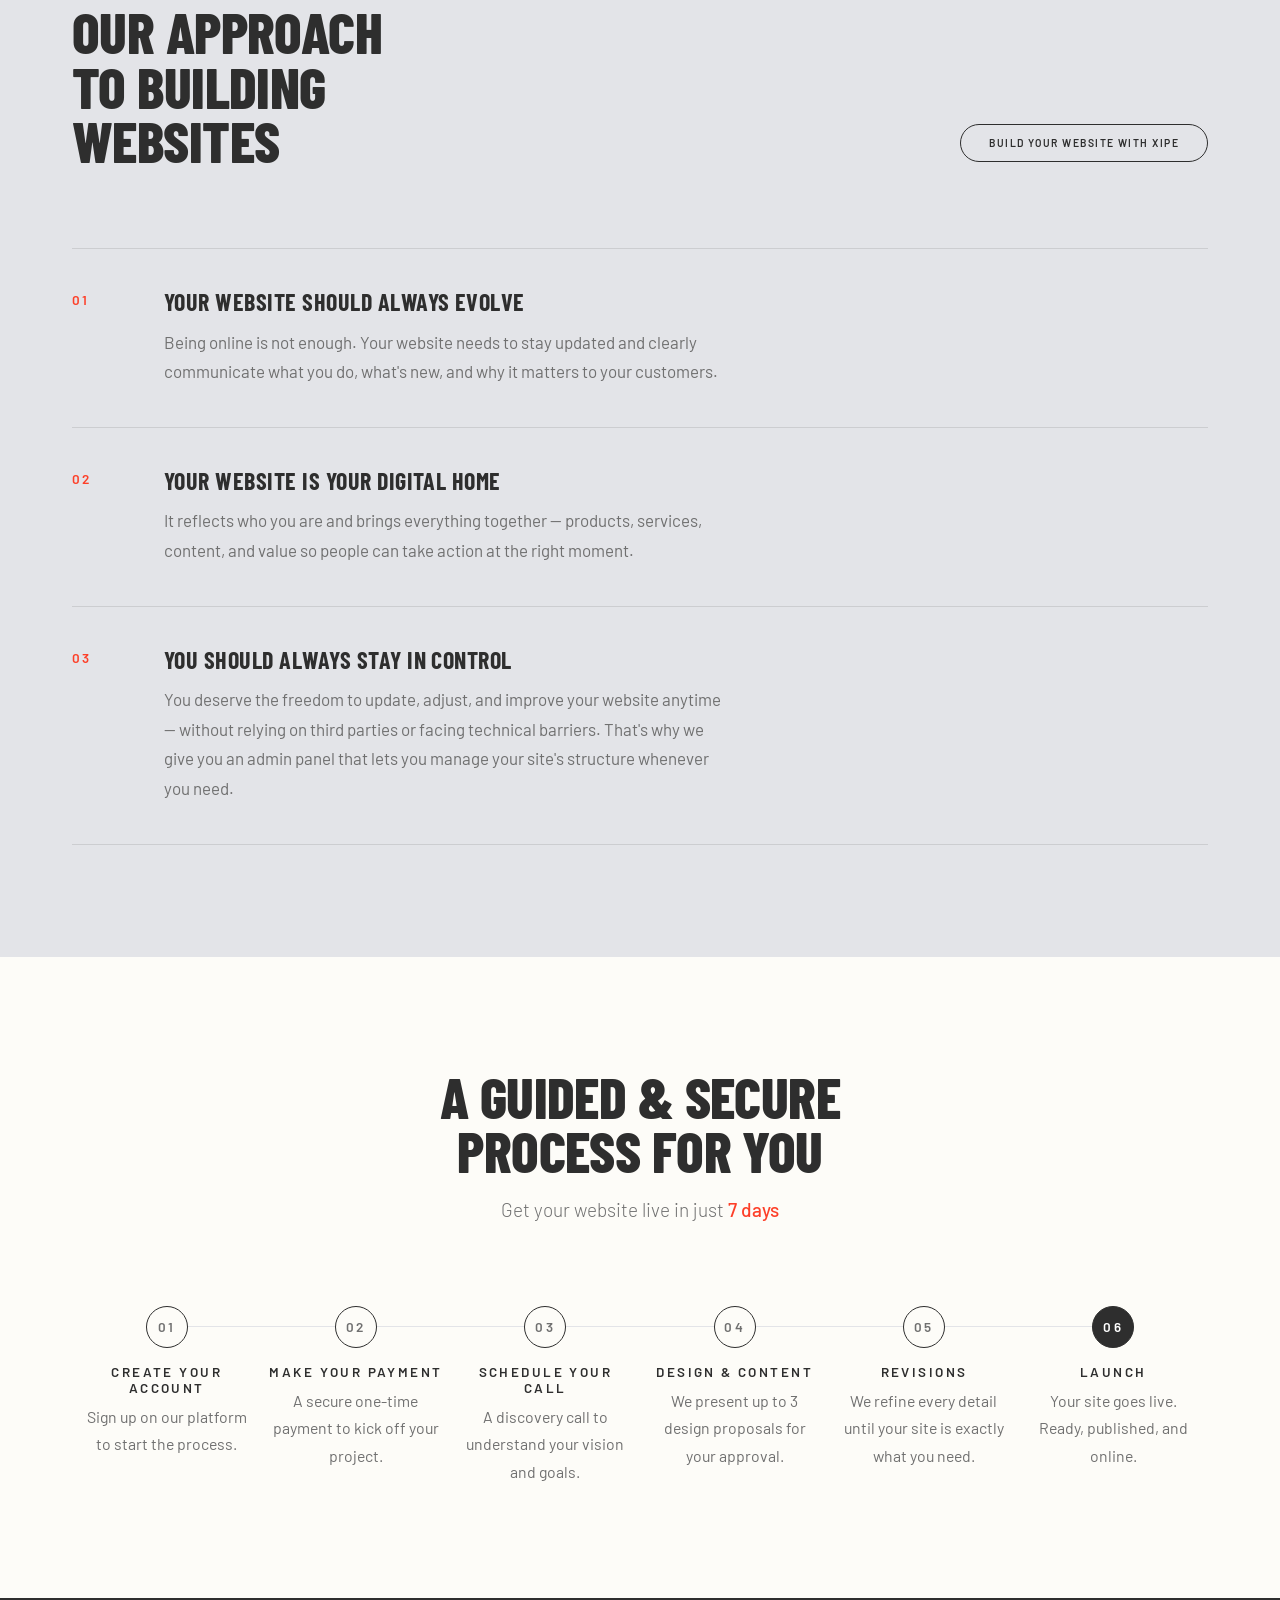
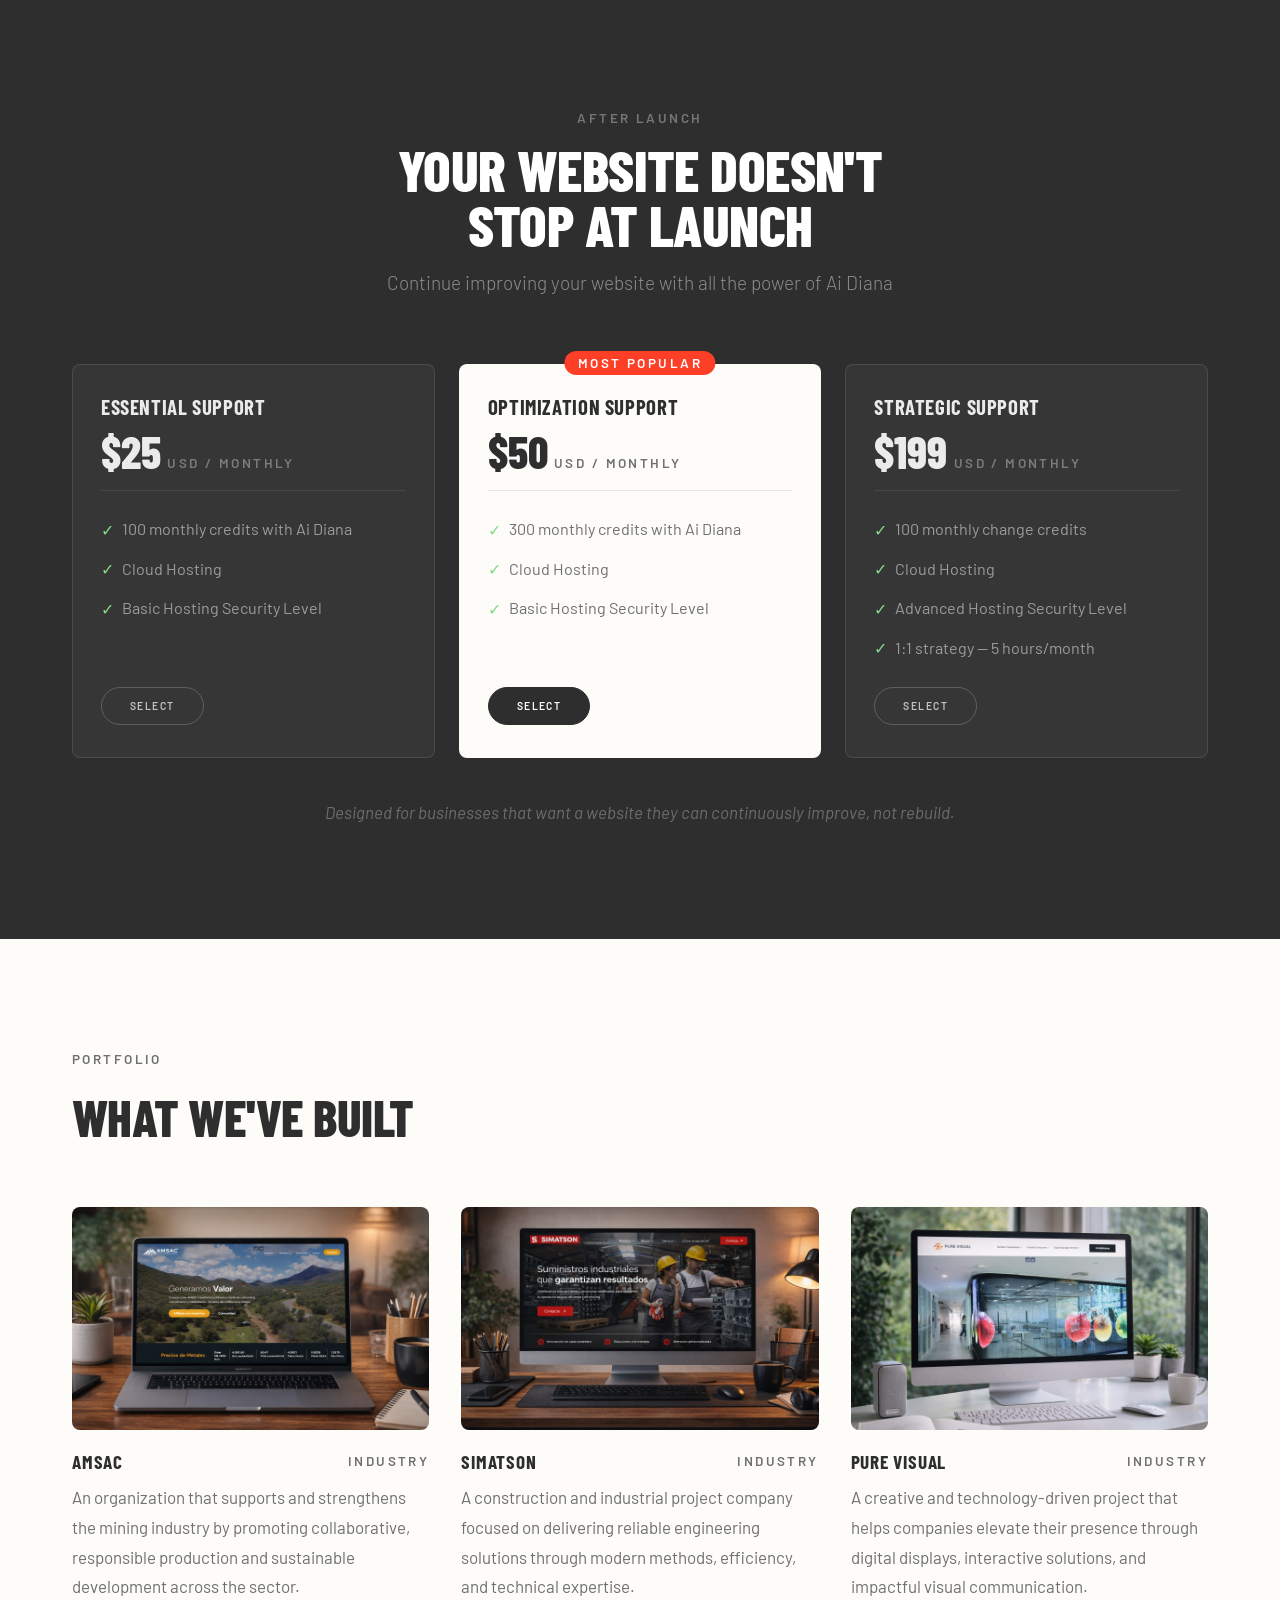
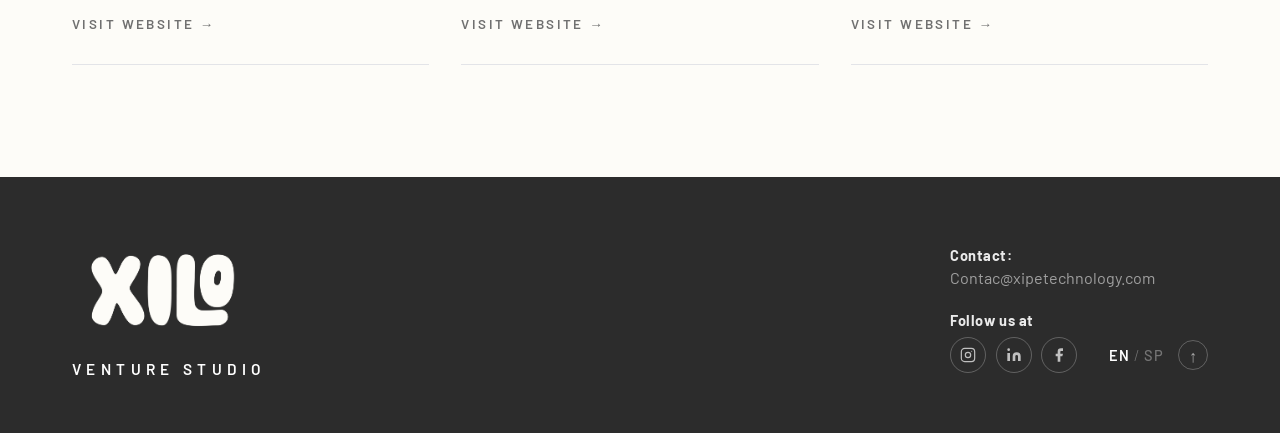
<file: web-development.html>
<!DOCTYPE html>
<html lang="en">
<head>
  <meta charset="UTF-8" />
  <meta name="viewport" content="width=device-width, initial-scale=1.0" />
  <title data-i18n="page.title">Web Development — XIPE</title>
  <link rel="preconnect" href="https://fonts.googleapis.com" />
  <link rel="preconnect" href="https://fonts.gstatic.com" crossorigin />
  <link href="https://fonts.googleapis.com/css2?family=Barlow+Condensed:wght@300;400;500;600;700;800&family=Barlow:wght@300;400;500;600&family=Fredoka:wght@600;700&display=swap" rel="stylesheet" />
  <link rel="stylesheet" href="styles.css" />
  <link rel="stylesheet" href="web-development.css" />
</head>
<body>

  <!-- ════════════════════════════════════════════════════════
       NAV
  ═════════════════════════════════════════════════════════ -->
  <header class="xnav" id="xnav">
    <div class="xnav__inner xcontainer">

      <a href="web-development.html" class="xnav__logo" aria-label="XILO — Home">
        <img src="assets/xilo-logo.png" alt="XILO" class="xilo-logo xilo-logo--nav" />
      </a>

      <nav class="xnav__links" id="xnavLinks" aria-label="Main navigation">
        <a href="#features" data-i18n="nav.webdev">Web Development</a>
        <a href="#portfolio" data-i18n="nav.portfolio">Portfolio</a>
      </nav>

      <div class="xnav__right">
        <div class="lang-toggle" role="group" aria-label="Language">
          <button class="lang-toggle__btn active" data-lang="en" aria-pressed="true">EN</button>
          <span class="lang-toggle__sep" aria-hidden="true">/</span>
          <button class="lang-toggle__btn" data-lang="es" aria-pressed="false">SP</button>
        </div>
        <button class="xnav__hamburger" id="xHamburger" aria-label="Open menu" aria-expanded="false">
          <span></span><span></span><span></span>
        </button>
      </div>

    </div>
  </header>


  <!-- ════════════════════════════════════════════════════════
       SECTION 1 — HERO
  ═════════════════════════════════════════════════════════ -->
  <section class="wd-hero">
    <div class="xcontainer wd-hero__inner">
      <div class="wd-hero__content">
        <div class="wd-hero__tag xlabel" data-i18n="hero.tag">Web Development</div>
        <h1 class="wd-hero__headline" data-i18n-html="hero.headline">
          GET YOUR WEBSITE<br />
          LIVE IN <em>DAYS,</em><br />
          NOT MONTHS.
        </h1>
        <p class="wd-hero__sub xbody-lg" data-i18n="hero.sub">
          We accelerate your digital start and elevate your online presence
          with Ai Diana tools, websites built to grow with your business.
        </p>
        <a href="onboarding.html" class="xbtn xbtn--primary" data-i18n="hero.cta">Start Here</a>
      </div>

      <div class="wd-hero__visual" aria-hidden="true">
        <div class="wd-hero__browser">
          <div class="wd-hero__browser-bar">
            <span></span><span></span><span></span>
          </div>
          <div class="wd-hero__browser-body">
            <div class="wd-hero__browser-line wd-hero__browser-line--h"></div>
            <div class="wd-hero__browser-line wd-hero__browser-line--h wd-hero__browser-line--short"></div>
            <div class="wd-hero__browser-line wd-hero__browser-line--h wd-hero__browser-line--shorter"></div>
            <div class="wd-hero__browser-grid">
              <div></div><div></div><div></div>
              <div></div><div></div><div></div>
            </div>
            <div class="wd-hero__browser-badge">
              <span class="xlabel" data-i18n="hero.badgeLabel">LIVE IN</span>
              <strong data-i18n="hero.badgeValue">7 DAYS</strong>
            </div>
          </div>
        </div>
        <div class="wd-chip wd-chip--1 xlabel" data-i18n="hero.chip1">Mobile-First</div>
        <div class="wd-chip wd-chip--2 xlabel" data-i18n="hero.chip2">AI-Powered</div>
        <div class="wd-chip wd-chip--3 xlabel" data-i18n="hero.chip3">SEO Ready</div>
      </div>
    </div>
  </section>


  <!-- ════════════════════════════════════════════════════════
       SECTION 2 — HOW DO WE MAKE IT POSSIBLE
  ═════════════════════════════════════════════════════════ -->
  <section class="wd-possible">
    <div class="xcontainer wd-possible__inner">
      <span class="xlabel xsection-label" data-i18n="method.label">THE METHOD</span>
      <h2 class="wd-possible__headline" data-i18n-html="method.headline">
        HOW DO WE<br />MAKE IT POSSIBLE?
      </h2>
      <p class="xbody-lg wd-possible__body" data-i18n="method.body">
        With over 20 years of experience building digital products, we combine
        proven strategy, thoughtful design, and Ai Diana tools to deliver
        high-performing websites, faster, simpler, and ready to evolve.
      </p>
      <a href="#portfolio" class="wd-possible__link xlabel">
        <span data-i18n="method.link">Explore Our Work</span>
        <span class="wd-possible__link-arrow" aria-hidden="true">→</span>
      </a>
    </div>
  </section>


  <!-- ════════════════════════════════════════════════════════
       SECTION 3 — WHAT DO YOU GET
  ═════════════════════════════════════════════════════════ -->
  <section class="wd-features" id="features">
    <div class="xcontainer">
      <div class="wd-features__header">
        <div class="wd-features__header-left">
          <span class="xlabel xsection-label" data-i18n="package.label">THE PACKAGE</span>
          <h2 class="wd-features__headline" data-i18n-html="package.headline">
            WHAT DO<br />YOU GET?
          </h2>
          <p class="xbody wd-features__sub" data-i18n="package.sub">More than a landing page. A complete website in just one week.</p>
        </div>
        <a href="onboarding.html" class="wd-features__cta" data-i18n="package.cta">Start Here</a>
      </div>

      <div class="wd-features__grid">

        <div class="wd-feature-card">
          <div class="wd-feature-card__icon" aria-hidden="true">⬡</div>
          <h4 class="wd-feature-card__title xlabel" data-i18n="f1.title">BUILT-IN CMS</h4>
          <p class="xbody wd-feature-card__desc" data-i18n="f1.desc">
            A simple, built-in CMS so you can manage your content
            without technical complexity.
          </p>
        </div>

        <div class="wd-feature-card">
          <div class="wd-feature-card__icon" aria-hidden="true">◈</div>
          <h4 class="wd-feature-card__title xlabel" data-i18n="f2.title">DESIGNED TO EVOLVE</h4>
          <p class="xbody wd-feature-card__desc" data-i18n="f2.desc">
            Design and structure prepared for seasonal updates
            and ongoing growth.
          </p>
        </div>

        <div class="wd-feature-card wd-feature-card--accent">
          <div class="wd-feature-card__icon" aria-hidden="true">◎</div>
          <h4 class="wd-feature-card__title xlabel" data-i18n="f3.title">MOBILE-FIRST DESIGN</h4>
          <p class="xbody wd-feature-card__desc" data-i18n="f3.desc">
            Mobile-first design, optimized for all devices.
          </p>
        </div>

        <div class="wd-feature-card">
          <div class="wd-feature-card__icon" aria-hidden="true">⬡</div>
          <h4 class="wd-feature-card__title xlabel" data-i18n="f4.title">TOOL INTEGRATIONS</h4>
          <p class="xbody wd-feature-card__desc" data-i18n="f4.desc">
            Integration with the tools you already use to stay connected,
            social media, WhatsApp, and calendars.
          </p>
        </div>

        <div class="wd-feature-card wd-feature-card--dark">
          <div class="wd-feature-card__icon" aria-hidden="true">◇</div>
          <h4 class="wd-feature-card__title xlabel" data-i18n="f5.title">EMAIL NOTIFICATIONS</h4>
          <p class="xbody wd-feature-card__desc" data-i18n="f5.desc">
            Customizable email notifications to stay connected
            with your audience.
          </p>
        </div>

        <div class="wd-feature-card">
          <div class="wd-feature-card__icon" aria-hidden="true">◉</div>
          <h4 class="wd-feature-card__title xlabel" data-i18n="f6.title">TRAFFIC ANALYTICS</h4>
          <p class="xbody wd-feature-card__desc" data-i18n="f6.desc">
            Traffic analytics using Simple Analytics or
            Google Analytics.
          </p>
        </div>

        <div class="wd-feature-card">
          <div class="wd-feature-card__icon" aria-hidden="true">⬡</div>
          <h4 class="wd-feature-card__title xlabel" data-i18n="f7.title">BILINGUAL READY</h4>
          <p class="xbody wd-feature-card__desc" data-i18n="f7.desc">
            Bilingual ready, communicate seamlessly
            in Spanish and English.
          </p>
        </div>

        <div class="wd-feature-card">
          <div class="wd-feature-card__icon" aria-hidden="true">◈</div>
          <h4 class="wd-feature-card__title xlabel" data-i18n="f8.title">DOMAIN SETUP</h4>
          <p class="xbody wd-feature-card__desc" data-i18n="f8.desc">
            Domain setup included. We handle the technical
            side so you don't have to.
          </p>
        </div>

        <div class="wd-feature-card wd-feature-card--teal">
          <div class="wd-feature-card__icon" aria-hidden="true">◎</div>
          <h4 class="wd-feature-card__title xlabel" data-i18n="f9.title">DESIGN PROPOSALS</h4>
          <p class="xbody wd-feature-card__desc" data-i18n-html="f9.desc">
            Get up to 3 custom design proposals. Not satisfied?
            You'll receive a <strong>50% refund.</strong>
          </p>
        </div>

      </div>

      <!-- ── PRICING BLOCK ─────────────────────────────── -->
      <div class="wd-pricing" id="pricing">
        <div class="wd-pricing__before xlabel">
          <s>$1,200 USD</s>
        </div>
        <div class="wd-pricing__amount">
          <span class="wd-pricing__price">$950</span>
          <span class="wd-pricing__currency xlabel">USD</span>
        </div>
        <p class="wd-pricing__note xbody" data-i18n="pricing.note">One-time payment to start.</p>
        <a href="onboarding.html" class="xbtn xbtn--primary wd-pricing__cta" data-i18n="pricing.cta">Start Here</a>
        <p class="wd-pricing__discount xbody" data-i18n="pricing.discount">
          If you have a discount code enter it at checkout ↗
        </p>
        <div class="wd-pricing__divider"></div>
        <p class="wd-pricing__custom xbody" data-i18n-html="pricing.custom">
          Looking for a more customized website?
          <a href="#contact" class="wd-pricing__custom-link">Get in touch with us.</a>
        </p>
      </div>

    </div>
  </section>


  <!-- ════════════════════════════════════════════════════════
       SECTION 4 — OUR APPROACH
  ═════════════════════════════════════════════════════════ -->
  <section class="wd-approach">
    <div class="xcontainer">
      <div class="wd-approach__header">
        <div class="wd-approach__header-left">
          <span class="xlabel xsection-label" data-i18n="approach.label">OUR PHILOSOPHY</span>
          <h2 class="wd-approach__headline" data-i18n-html="approach.headline">
            OUR APPROACH<br />TO BUILDING<br />WEBSITES
          </h2>
        </div>
        <a href="onboarding.html" class="xbtn xbtn--outline wd-approach__cta" data-i18n="approach.cta">Build your website with Xipe</a>
      </div>

      <div class="wd-approach__pillars">

        <div class="wd-approach__pillar">
          <div class="wd-approach__pillar-num xlabel">01</div>
          <div class="wd-approach__pillar-content">
            <h3 class="wd-approach__pillar-title" data-i18n="pillar1.title">YOUR WEBSITE SHOULD ALWAYS EVOLVE</h3>
            <p class="xbody" data-i18n="pillar1.desc">
              Being online is not enough. Your website needs to stay updated
              and clearly communicate what you do, what's new, and why
              it matters to your customers.
            </p>
          </div>
        </div>

        <div class="wd-approach__pillar">
          <div class="wd-approach__pillar-num xlabel">02</div>
          <div class="wd-approach__pillar-content">
            <h3 class="wd-approach__pillar-title" data-i18n="pillar2.title">YOUR WEBSITE IS YOUR DIGITAL HOME</h3>
            <p class="xbody" data-i18n="pillar2.desc">
              It reflects who you are and brings everything together,
              products, services, content, and value so people can take action
              at the right moment.
            </p>
          </div>
        </div>

        <div class="wd-approach__pillar">
          <div class="wd-approach__pillar-num xlabel">03</div>
          <div class="wd-approach__pillar-content">
            <h3 class="wd-approach__pillar-title" data-i18n="pillar3.title">YOU SHOULD ALWAYS STAY IN CONTROL</h3>
            <p class="xbody" data-i18n="pillar3.desc">
              You deserve the freedom to update, adjust, and improve your
              website anytime, without relying on third parties or facing
              technical barriers. That's why we give you an admin panel that
              lets you manage your site's structure whenever you need.
            </p>
          </div>
        </div>

      </div>
    </div>
  </section>


  <!-- ════════════════════════════════════════════════════════
       SECTION 5 — PROCESS
  ═════════════════════════════════════════════════════════ -->
  <section class="wd-process">
    <div class="xcontainer">
      <div class="wd-process__header">
        <h2 class="wd-process__headline" data-i18n-html="process.headline">
          A GUIDED &amp; SECURE<br />PROCESS FOR YOU
        </h2>
        <p class="xbody-lg wd-process__sub" data-i18n-html="process.sub">
          Get your website live in just <em>7 days</em>
        </p>
      </div>

      <div class="wd-process__track">

        <div class="wd-process__step">
          <div class="wd-process__step-circle">
            <span class="xlabel">01</span>
          </div>
          <div class="wd-process__step-connector"></div>
          <div class="wd-process__step-content">
            <h4 class="wd-process__step-title xlabel" data-i18n="step1.title">CREATE YOUR ACCOUNT</h4>
            <p class="xbody" data-i18n="step1.desc">Sign up on our platform to start the process.</p>
          </div>
        </div>

        <div class="wd-process__step">
          <div class="wd-process__step-circle">
            <span class="xlabel">02</span>
          </div>
          <div class="wd-process__step-connector"></div>
          <div class="wd-process__step-content">
            <h4 class="wd-process__step-title xlabel" data-i18n="step2.title">MAKE YOUR PAYMENT</h4>
            <p class="xbody" data-i18n="step2.desc">A secure one-time payment to kick off your project.</p>
          </div>
        </div>

        <div class="wd-process__step">
          <div class="wd-process__step-circle">
            <span class="xlabel">03</span>
          </div>
          <div class="wd-process__step-connector"></div>
          <div class="wd-process__step-content">
            <h4 class="wd-process__step-title xlabel" data-i18n="step3.title">SCHEDULE YOUR CALL</h4>
            <p class="xbody" data-i18n="step3.desc">A discovery call to understand your vision and goals.</p>
          </div>
        </div>

        <div class="wd-process__step">
          <div class="wd-process__step-circle">
            <span class="xlabel">04</span>
          </div>
          <div class="wd-process__step-connector"></div>
          <div class="wd-process__step-content">
            <h4 class="wd-process__step-title xlabel" data-i18n="step4.title">DESIGN &amp; CONTENT</h4>
            <p class="xbody" data-i18n="step4.desc">We present up to 3 design proposals for your approval.</p>
          </div>
        </div>

        <div class="wd-process__step">
          <div class="wd-process__step-circle">
            <span class="xlabel">05</span>
          </div>
          <div class="wd-process__step-connector"></div>
          <div class="wd-process__step-content">
            <h4 class="wd-process__step-title xlabel" data-i18n="step5.title">REVISIONS</h4>
            <p class="xbody" data-i18n="step5.desc">We refine every detail until your site is exactly what you need.</p>
          </div>
        </div>

        <div class="wd-process__step wd-process__step--last">
          <div class="wd-process__step-circle wd-process__step-circle--final">
            <span class="xlabel">06</span>
          </div>
          <div class="wd-process__step-content">
            <h4 class="wd-process__step-title xlabel" data-i18n="step6.title">LAUNCH</h4>
            <p class="xbody" data-i18n="step6.desc">Your site goes live. Ready, published, and online.</p>
          </div>
        </div>

      </div>
    </div>
  </section>


  <!-- ════════════════════════════════════════════════════════
       SECTION 6 — SUPPORT PLANS
  ═════════════════════════════════════════════════════════ -->
  <section class="wd-support" id="support">
    <div class="xcontainer">
      <div class="wd-support__header">
        <span class="xlabel xsection-label" data-i18n="support.label">AFTER LAUNCH</span>
        <h2 class="wd-support__headline" data-i18n-html="support.headline">
          YOUR WEBSITE DOESN'T<br />STOP AT LAUNCH
        </h2>
        <p class="xbody-lg wd-support__sub" data-i18n="support.sub">
          Continue improving your website with all the power of Ai Diana
        </p>
      </div>

      <div class="wd-support__grid">

        <!-- Essential -->
        <div class="wd-plan">
          <div class="wd-plan__header">
            <h3 class="wd-plan__name" data-i18n="plan1.name">Essential Support</h3>
            <div class="wd-plan__price">
              <span class="wd-plan__amount">$25</span>
              <span class="xlabel wd-plan__period" data-i18n="plan.period">USD / monthly</span>
            </div>
          </div>
          <ul class="wd-plan__features">
            <li class="xbody"><span class="wd-plan__check">✓</span><span data-i18n="plan1.f1">100 monthly credits with Ai Diana</span></li>
            <li class="xbody"><span class="wd-plan__check">✓</span><span data-i18n="plan.hosting">Cloud Hosting</span></li>
            <li class="xbody"><span class="wd-plan__check">✓</span><span data-i18n="plan.secBasic">Basic Hosting Security Level</span></li>
          </ul>
          <a href="#" class="xbtn xbtn--outline wd-plan__cta" data-i18n="plan.select">Select</a>
        </div>

        <!-- Optimization (highlighted) -->
        <div class="wd-plan wd-plan--featured">
          <div class="wd-plan__badge xlabel" data-i18n="plan.badge">MOST POPULAR</div>
          <div class="wd-plan__header">
            <h3 class="wd-plan__name" data-i18n="plan2.name">Optimization Support</h3>
            <div class="wd-plan__price">
              <span class="wd-plan__amount">$50</span>
              <span class="xlabel wd-plan__period" data-i18n="plan.period">USD / monthly</span>
            </div>
          </div>
          <ul class="wd-plan__features">
            <li class="xbody"><span class="wd-plan__check">✓</span><span data-i18n="plan2.f1">300 monthly credits with Ai Diana</span></li>
            <li class="xbody"><span class="wd-plan__check">✓</span><span data-i18n="plan.hosting">Cloud Hosting</span></li>
            <li class="xbody"><span class="wd-plan__check">✓</span><span data-i18n="plan.secBasic">Basic Hosting Security Level</span></li>
          </ul>
          <a href="#" class="xbtn xbtn--primary wd-plan__cta" data-i18n="plan.select">Select</a>
        </div>

        <!-- Strategic -->
        <div class="wd-plan">
          <div class="wd-plan__header">
            <h3 class="wd-plan__name" data-i18n="plan3.name">Strategic Support</h3>
            <div class="wd-plan__price">
              <span class="wd-plan__amount">$199</span>
              <span class="xlabel wd-plan__period" data-i18n="plan.period">USD / monthly</span>
            </div>
          </div>
          <ul class="wd-plan__features">
            <li class="xbody"><span class="wd-plan__check">✓</span><span data-i18n="plan3.f1">100 monthly change credits</span></li>
            <li class="xbody"><span class="wd-plan__check">✓</span><span data-i18n="plan.hosting">Cloud Hosting</span></li>
            <li class="xbody"><span class="wd-plan__check">✓</span><span data-i18n="plan.secAdv">Advanced Hosting Security Level</span></li>
            <li class="xbody"><span class="wd-plan__check">✓</span><span data-i18n="plan3.f4">1:1 strategy, 5 hours/month</span></li>
          </ul>
          <a href="#" class="xbtn xbtn--outline wd-plan__cta" data-i18n="plan.select">Select</a>
        </div>

      </div>

      <p class="wd-support__footnote xbody" data-i18n="support.footnote">
        Designed for businesses that want a website they can continuously
        improve, not rebuild.
      </p>
    </div>
  </section>


  <!-- ════════════════════════════════════════════════════════
       SECTION 7 — PORTFOLIO
  ═════════════════════════════════════════════════════════ -->
  <section class="wd-portfolio" id="portfolio">
    <div class="xcontainer">
      <div class="wd-portfolio__header">
        <span class="xlabel xsection-label" data-i18n="portfolio.label">PORTFOLIO</span>
        <h2 class="wd-portfolio__headline" data-i18n="portfolio.headline">WHAT WE'VE BUILT</h2>
      </div>

      <div class="wd-portfolio__grid">

        <article class="wd-portfolio-card">
          <div class="wd-portfolio-card__image wd-portfolio-card__image--01">
            <img src="assets/portfolio-amsac.png" alt="AMSAC website screenshot" loading="lazy" />
          </div>
          <div class="wd-portfolio-card__body">
            <div class="wd-portfolio-card__meta">
              <h3 class="wd-portfolio-card__name">AMSAC</h3>
              <span class="xlabel wd-portfolio-card__industry" data-i18n="portfolio.industry">Industry</span>
            </div>
            <p class="xbody wd-portfolio-card__desc" data-i18n="card1.desc">
              An organization that supports and strengthens the mining industry by promoting
              collaborative, responsible production and sustainable development across the sector.
            </p>
            <a href="https://amsac.webflow.io" target="_blank" rel="noopener noreferrer"
               class="wd-portfolio-card__link xlabel" data-i18n="portfolio.visit">VISIT WEBSITE →</a>
          </div>
        </article>

        <article class="wd-portfolio-card">
          <div class="wd-portfolio-card__image wd-portfolio-card__image--02">
            <img src="assets/portfolio-simatson.png" alt="SIMATSON website screenshot" loading="lazy" />
          </div>
          <div class="wd-portfolio-card__body">
            <div class="wd-portfolio-card__meta">
              <h3 class="wd-portfolio-card__name">SIMATSON</h3>
              <span class="xlabel wd-portfolio-card__industry" data-i18n="portfolio.industry">Industry</span>
            </div>
            <p class="xbody wd-portfolio-card__desc" data-i18n="card2.desc">
              A construction and industrial project company focused on delivering reliable
              engineering solutions through modern methods, efficiency, and technical expertise.
            </p>
            <a href="https://www.simatson.com" target="_blank" rel="noopener noreferrer"
               class="wd-portfolio-card__link xlabel" data-i18n="portfolio.visit">VISIT WEBSITE →</a>
          </div>
        </article>

        <article class="wd-portfolio-card">
          <div class="wd-portfolio-card__image wd-portfolio-card__image--03">
            <img src="assets/portfolio-purevisual.png" alt="Pure Visual website screenshot" loading="lazy" />
          </div>
          <div class="wd-portfolio-card__body">
            <div class="wd-portfolio-card__meta">
              <h3 class="wd-portfolio-card__name">PURE VISUAL</h3>
              <span class="xlabel wd-portfolio-card__industry" data-i18n="portfolio.industry">Industry</span>
            </div>
            <p class="xbody wd-portfolio-card__desc" data-i18n="card3.desc">
              A creative and technology-driven project that helps companies elevate their
              presence through digital displays, interactive solutions, and impactful visual
              communication.
            </p>
            <a href="https://purevisual.com.mx" target="_blank" rel="noopener noreferrer"
               class="wd-portfolio-card__link xlabel" data-i18n="portfolio.visit">VISIT WEBSITE →</a>
          </div>
        </article>

      </div>
    </div>
  </section>


  <!-- ════════════════════════════════════════════════════════
       FOOTER
  ═════════════════════════════════════════════════════════ -->
  <footer class="wd-footer" id="contact">
    <div class="xcontainer wd-footer__inner">

      <!-- ── Brand block (left) ──────────────────────── -->
      <div class="wd-footer__brand">
        <a href="web-development.html" class="wd-footer__logo-link" aria-label="XILO — Home">
          <img src="assets/xilo-logo.png" alt="XILO" class="xilo-logo xilo-logo--footer" />
          <span class="wd-footer__logo-tagline" data-i18n="footer.tagline">VENTURE STUDIO</span>
        </a>
      </div>

      <!-- ── Info block (right) ─────────────────────── -->
      <div class="wd-footer__info">

        <div class="wd-footer__contact">
          <p class="wd-footer__contact-label" data-i18n="footer.contactLabel">Contact:</p>
          <a href="mailto:Contac@xipetechnology.com" class="wd-footer__email">
            Contac@xipetechnology.com
          </a>
        </div>

        <div class="wd-footer__social-block">
          <p class="wd-footer__social-label" data-i18n="footer.followLabel">Follow us at</p>

          <div class="wd-footer__social-row">

            <div class="wd-footer__social-icons">

              <!-- Instagram -->
              <a href="https://www.instagram.com/xilostudio/"
                 target="_blank" rel="noopener noreferrer"
                 class="wd-footer__social-icon" aria-label="Instagram">
                <svg viewBox="0 0 24 24" fill="none" stroke="currentColor" stroke-width="1.8" stroke-linecap="round" stroke-linejoin="round">
                  <rect x="2" y="2" width="20" height="20" rx="5" ry="5"/>
                  <circle cx="12" cy="12" r="4"/>
                  <circle cx="17.5" cy="6.5" r="0.8" fill="currentColor" stroke="none"/>
                </svg>
              </a>

              <!-- LinkedIn -->
              <a href="https://www.linkedin.com/company/xilo-studio/"
                 target="_blank" rel="noopener noreferrer"
                 class="wd-footer__social-icon" aria-label="LinkedIn">
                <svg viewBox="0 0 24 24" fill="currentColor">
                  <path d="M16 8a6 6 0 0 1 6 6v7h-4v-7a2 2 0 0 0-4 0v7h-4v-7a6 6 0 0 1 6-6z"/>
                  <rect x="2" y="9" width="4" height="12"/>
                  <circle cx="4" cy="4" r="2"/>
                </svg>
              </a>

              <!-- Facebook -->
              <a href="https://www.facebook.com/xilostudio/"
                 target="_blank" rel="noopener noreferrer"
                 class="wd-footer__social-icon" aria-label="Facebook">
                <svg viewBox="0 0 24 24" fill="currentColor">
                  <path d="M18 2h-3a5 5 0 0 0-5 5v3H7v4h3v8h4v-8h3l1-4h-4V7a1 1 0 0 1 1-1h3z"/>
                </svg>
              </a>

            </div><!-- /.wd-footer__social-icons -->

            <div class="wd-footer__controls">
              <div class="lang-toggle lang-toggle--footer" role="group" aria-label="Language">
                <button class="lang-toggle__btn active" data-lang="en" aria-pressed="true">EN</button>
                <span class="lang-toggle__sep" aria-hidden="true">/</span>
                <button class="lang-toggle__btn" data-lang="es" aria-pressed="false">SP</button>
              </div>
              <button class="wd-footer__totop" id="backToTop" aria-label="Back to top">↑</button>
            </div>

          </div><!-- /.wd-footer__social-row -->
        </div><!-- /.wd-footer__social-block -->

      </div><!-- /.wd-footer__info -->

    </div><!-- /.wd-footer__inner -->
  </footer>

  <script src="web-development.js"></script>
</body>
</html>
</file>
<file: styles.css>
/* ============================================================
   XILO — Design System
   Typography: Barlow Condensed (Korolev substitute) + Barlow (Helvetica-style)
   Colors: Brand palette as specified
   ============================================================ */

/* ── RESET & BASE ─────────────────────────────────────────── */
*, *::before, *::after { box-sizing: border-box; margin: 0; padding: 0; }

html { scroll-behavior: smooth; font-size: 16px; }

body {
  font-family: 'Barlow', Helvetica, Arial, sans-serif;
  font-weight: 400;
  color: #2E2E2E;
  background-color: #FDFCF8;
  -webkit-font-smoothing: antialiased;
  overflow-x: hidden;
}

img, video { display: block; max-width: 100%; }
a { text-decoration: none; color: inherit; }
ul { list-style: none; }
button { cursor: pointer; border: none; background: none; font: inherit; }

/* ── CSS VARIABLES ────────────────────────────────────────── */
:root {
  /* Colors */
  --c-neutral:      #707070;
  --c-teal-light:   #E2FFFD;
  --c-green:        #88D98D;
  --c-bg-light:     #FDFCF8;
  --c-dark:         #2E2E2E;
  --c-bg-neutral:   #E3E4E8;
  --c-blue:         #88AEF5;
  --c-red:          #FD3F28;

  /* Typography scale */
  --font-display:   'Barlow Condensed', 'Arial Narrow', sans-serif;
  --font-body:      'Barlow', Helvetica, Arial, sans-serif;

  /* Spacing */
  --space-xs:       0.5rem;
  --space-sm:       1rem;
  --space-md:       2rem;
  --space-lg:       4rem;
  --space-xl:       6rem;
  --space-2xl:      10rem;

  /* Layout */
  --container:      1280px;
  --gutter:         2rem;

  /* Border radius */
  --radius-sm:      4px;
  --radius-md:      8px;
  --radius-pill:    999px;

  /* Transitions */
  --ease:           cubic-bezier(0.4, 0, 0.2, 1);
  --dur:            0.25s;
}

/* ── TYPOGRAPHY TOKENS ────────────────────────────────────── */
.display {
  font-family: var(--font-display);
  font-size: clamp(4rem, 10vw, 9rem);
  font-weight: 800;
  line-height: 0.92;
  letter-spacing: -0.02em;
  text-transform: uppercase;
}
.display em {
  font-style: normal;
  color: var(--c-red);
}

.heading-xl {
  font-family: var(--font-display);
  font-size: clamp(2.5rem, 5.5vw, 5rem);
  font-weight: 800;
  line-height: 0.95;
  letter-spacing: -0.01em;
  text-transform: uppercase;
}

.heading-md {
  font-family: var(--font-display);
  font-size: clamp(1.6rem, 3vw, 2.4rem);
  font-weight: 700;
  line-height: 1;
  letter-spacing: -0.01em;
  text-transform: uppercase;
}

.heading-sm {
  font-family: var(--font-display);
  font-size: clamp(1.2rem, 2vw, 1.6rem);
  font-weight: 700;
  line-height: 1.1;
  letter-spacing: 0;
  text-transform: uppercase;
}

.label {
  font-family: var(--font-body);
  font-size: 0.89rem;
  font-weight: 600;
  letter-spacing: 0.18em;
  text-transform: uppercase;
  color: var(--c-neutral);
}

.body-lg {
  font-family: var(--font-body);
  font-size: clamp(1.19rem, 1.5vw, 1.39rem);
  font-weight: 300;
  line-height: 1.65;
  color: var(--c-neutral);
}

.body {
  font-family: var(--font-body);
  font-size: 1.09rem;
  font-weight: 400;
  line-height: 1.7;
  color: var(--c-neutral);
}

/* ── LAYOUT ───────────────────────────────────────────────── */
.container {
  max-width: var(--container);
  margin: 0 auto;
  padding: 0 var(--gutter);
}

/* ── BUTTONS ──────────────────────────────────────────────── */
.btn {
  display: inline-flex;
  align-items: center;
  gap: 0.5rem;
  padding: 0.8rem 1.8rem;
  border-radius: var(--radius-pill);
  font-family: var(--font-body);
  font-size: 0.7rem;
  font-weight: 600;
  letter-spacing: 0.14em;
  text-transform: uppercase;
  transition: all var(--dur) var(--ease);
  white-space: nowrap;
}

.btn--primary {
  background: var(--c-dark);
  color: #fff;
  border: 1.5px solid var(--c-dark);
}
.btn--primary:hover {
  background: var(--c-red);
  border-color: var(--c-red);
  transform: translateY(-1px);
}

.btn--outline {
  background: transparent;
  color: var(--c-dark);
  border: 1.5px solid var(--c-dark);
}
.btn--outline:hover {
  background: var(--c-dark);
  color: #fff;
  transform: translateY(-1px);
}

.btn--dark {
  background: var(--c-dark);
  color: #fff;
  border: 1.5px solid var(--c-dark);
}
.btn--dark:hover {
  background: transparent;
  color: var(--c-dark);
  transform: translateY(-1px);
}

.btn--cta {
  background: var(--c-red);
  color: #fff;
  border: 1.5px solid var(--c-red);
  padding: 1rem 2.4rem;
  font-size: 0.75rem;
}
.btn--cta:hover {
  background: transparent;
  color: var(--c-red);
  transform: translateY(-2px);
}

.btn--sm { padding: 0.55rem 1.2rem; font-size: 0.65rem; }

/* Outline white (for dark backgrounds) */
.btn--outline-white {
  background: transparent;
  color: #fff;
  border: 1.5px solid rgba(255,255,255,0.5);
}
.btn--outline-white:hover {
  background: #fff;
  color: var(--c-dark);
  border-color: #fff;
}

/* ── SECTION HEADER ───────────────────────────────────────── */
.section-label { display: block; margin-bottom: 1.2rem; }

.section-header { margin-bottom: var(--space-lg); }

.section-header--split {
  display: flex;
  align-items: flex-end;
  justify-content: space-between;
  gap: var(--space-md);
}
.section-header--split .btn { flex-shrink: 0; margin-bottom: 0.4rem; }

/* ════════════════════════════════════════════════════════════
   NAV
   ════════════════════════════════════════════════════════════ */
.nav {
  position: fixed;
  top: 0;
  left: 0;
  right: 0;
  z-index: 100;
  background: rgba(253, 252, 248, 0.92);
  backdrop-filter: blur(12px);
  -webkit-backdrop-filter: blur(12px);
  border-bottom: 1px solid rgba(0,0,0,0.06);
  transition: box-shadow var(--dur) var(--ease);
}
.nav.scrolled { box-shadow: 0 2px 20px rgba(0,0,0,0.07); }

.nav__inner {
  display: flex;
  align-items: center;
  justify-content: space-between;
  height: 72px;
}

.nav__logo {
  font-family: var(--font-display);
  font-size: 1.6rem;
  font-weight: 800;
  letter-spacing: 0.08em;
  color: var(--c-dark);
}

.nav__links {
  display: flex;
  align-items: center;
  gap: 2rem;
}
.nav__links a {
  font-size: 0.89rem;
  font-weight: 600;
  letter-spacing: 0.14em;
  text-transform: uppercase;
  color: var(--c-neutral);
  transition: color var(--dur) var(--ease);
}
.nav__links a:not(.btn):hover { color: var(--c-dark); }

.nav__hamburger {
  display: none;
  flex-direction: column;
  gap: 5px;
  padding: 4px;
}
.nav__hamburger span {
  display: block;
  width: 22px;
  height: 2px;
  background: var(--c-dark);
  border-radius: 2px;
  transition: all var(--dur) var(--ease);
}

/* ════════════════════════════════════════════════════════════
   HERO
   ════════════════════════════════════════════════════════════ */
.hero {
  position: relative;
  min-height: 100vh;
  display: flex;
  flex-direction: column;
  justify-content: center;
  padding-top: 72px;
  background: var(--c-bg-light);
  overflow: hidden;
}

.hero__inner {
  display: grid;
  grid-template-columns: 1fr 1fr;
  grid-template-rows: auto auto;
  gap: var(--space-lg) var(--space-md);
  align-items: end;
  padding-top: var(--space-xl);
  padding-bottom: var(--space-xl);
}

.hero__tag {
  grid-column: 1 / -1;
  display: flex;
  align-items: center;
  gap: 0.75rem;
}
.hero__tag::before {
  content: '';
  display: inline-block;
  width: 24px;
  height: 1px;
  background: var(--c-neutral);
}

.hero__headline {
  grid-column: 1 / 2;
  align-self: end;
}

.hero__meta {
  grid-column: 2 / 3;
  display: flex;
  flex-direction: column;
  gap: var(--space-md);
  align-self: end;
  padding-bottom: 0.5rem;
  padding-left: var(--space-md);
  border-left: 1px solid var(--c-bg-neutral);
}

.hero__actions {
  display: flex;
  flex-wrap: wrap;
  gap: 0.75rem;
}

.hero__scroll-hint {
  position: absolute;
  bottom: 2.5rem;
  left: var(--gutter);
  display: flex;
  flex-direction: column;
  align-items: center;
  gap: 0.5rem;
}
.hero__scroll-line {
  width: 1px;
  height: 48px;
  background: linear-gradient(to bottom, var(--c-neutral), transparent);
  animation: scrollPulse 2s ease-in-out infinite;
}
@keyframes scrollPulse {
  0%, 100% { opacity: 0.4; transform: scaleY(1); }
  50% { opacity: 1; transform: scaleY(0.7); }
}

.hero__bg-accent {
  position: absolute;
  top: -10%;
  right: -5%;
  width: 45%;
  height: 70%;
  background: radial-gradient(ellipse at center, var(--c-teal-light) 0%, transparent 70%);
  pointer-events: none;
  z-index: 0;
}
.hero__inner { position: relative; z-index: 1; }

/* ════════════════════════════════════════════════════════════
   MARQUEE STRIP
   ════════════════════════════════════════════════════════════ */
.marquee-strip {
  overflow: hidden;
  background: var(--c-dark);
  padding: 1rem 0;
  border-top: 1px solid rgba(255,255,255,0.05);
}

.marquee-track {
  display: flex;
  gap: 2rem;
  width: max-content;
  animation: marquee 28s linear infinite;
}

.marquee-track span {
  font-family: var(--font-display);
  font-size: 0.89rem;
  font-weight: 600;
  letter-spacing: 0.22em;
  text-transform: uppercase;
  color: rgba(255,255,255,0.55);
  white-space: nowrap;
}
.marquee-track .dot { color: var(--c-green); opacity: 0.8; }

@keyframes marquee {
  from { transform: translateX(0); }
  to   { transform: translateX(-50%); }
}

/* ════════════════════════════════════════════════════════════
   INTRO / ABOUT
   ════════════════════════════════════════════════════════════ */
.intro {
  padding: var(--space-xl) 0;
  background: var(--c-bg-light);
}

.intro__inner {
  display: grid;
  grid-template-columns: 1fr 1.4fr;
  gap: var(--space-2xl);
  align-items: start;
}

.intro__left { position: sticky; top: 96px; }

.intro__lead {
  margin-bottom: var(--space-md);
}
.intro__body { color: var(--c-neutral); margin-bottom: var(--space-lg); }

.intro__stats {
  display: flex;
  gap: var(--space-lg);
  padding-top: var(--space-md);
  border-top: 1px solid var(--c-bg-neutral);
}

.stat { display: flex; flex-direction: column; gap: 0.3rem; }

.stat__number {
  font-family: var(--font-display);
  font-size: clamp(2.4rem, 4vw, 3.6rem);
  font-weight: 800;
  line-height: 1;
  color: var(--c-dark);
}
.stat__number sup {
  font-size: 0.55em;
  font-weight: 700;
  vertical-align: super;
  color: var(--c-red);
}
.stat__label { display: block; }

/* ════════════════════════════════════════════════════════════
   SERVICES
   ════════════════════════════════════════════════════════════ */
.services {
  padding: var(--space-xl) 0;
  background: var(--c-dark);
}

.services .section-label,
.services .heading-xl { color: #fff; }
.services .section-label { color: rgba(255,255,255,0.45); }

.services__grid {
  display: grid;
  grid-template-columns: repeat(4, 1fr);
  gap: 1px;
  background: rgba(255,255,255,0.08);
  border: 1px solid rgba(255,255,255,0.08);
  border-radius: var(--radius-md);
  overflow: hidden;
}

/* Service cards */
.service-card {
  position: relative;
  padding: var(--space-lg) var(--space-md);
  display: flex;
  flex-direction: column;
  gap: 1.2rem;
  transition: transform var(--dur) var(--ease);
  overflow: hidden;
  min-height: 440px;
}
.service-card:hover { transform: translateY(-3px); z-index: 2; }

.service-card--dark  { background: #1a1a1a; }
.service-card--light { background: var(--c-bg-light); }
.service-card--accent{ background: var(--c-teal-light); }
.service-card--neutral{ background: var(--c-bg-neutral); }

/* Number */
.service-card__number { color: var(--c-red); margin-bottom: auto; }

/* Titles */
.service-card--dark   .service-card__title { color: #fff; }
.service-card--light  .service-card__title { color: var(--c-dark); }
.service-card--accent .service-card__title { color: var(--c-dark); }
.service-card--neutral .service-card__title{ color: var(--c-dark); }

/* Desc */
.service-card--dark   .service-card__desc { color: rgba(255,255,255,0.5); }
.service-card--light  .service-card__desc { color: var(--c-neutral); }
.service-card--accent .service-card__desc { color: var(--c-neutral); }
.service-card--neutral .service-card__desc{ color: var(--c-neutral); }

/* Outline overrides per background */
.service-card--dark   .btn--outline { border-color: rgba(255,255,255,0.3); color: #fff; }
.service-card--dark   .btn--outline:hover { background: #fff; color: var(--c-dark); border-color: #fff; }

/* Big decorative icon */
.service-card__icon {
  position: absolute;
  bottom: -0.5rem;
  right: 1rem;
  font-size: 6rem;
  opacity: 0.06;
  line-height: 1;
  pointer-events: none;
  transition: opacity var(--dur) var(--ease);
}
.service-card:hover .service-card__icon { opacity: 0.12; }

.service-card__cta { margin-top: auto; align-self: flex-start; }

/* ════════════════════════════════════════════════════════════
   FEATURE SPLIT
   ════════════════════════════════════════════════════════════ */
.feature-split {
  padding: var(--space-xl) 0;
  background: var(--c-bg-light);
}

.feature-split__inner {
  display: grid;
  grid-template-columns: 1fr 1fr;
  gap: var(--space-xl);
  align-items: center;
}

/* Visual side */
.feature-split__image-block {
  position: relative;
  aspect-ratio: 4 / 5;
  border-radius: var(--radius-md);
  overflow: visible;
}

.feature-split__img-main {
  width: 100%;
  height: 100%;
  border-radius: var(--radius-md);
  background: linear-gradient(135deg, var(--c-bg-neutral) 0%, var(--c-teal-light) 60%, var(--c-green) 100%);
  position: relative;
  overflow: hidden;
}

/* Geometric pattern overlay */
.feature-split__img-main::before {
  content: '';
  position: absolute;
  inset: 0;
  background-image:
    repeating-linear-gradient(
      0deg,
      transparent,
      transparent 39px,
      rgba(46,46,46,0.04) 39px,
      rgba(46,46,46,0.04) 40px
    ),
    repeating-linear-gradient(
      90deg,
      transparent,
      transparent 39px,
      rgba(46,46,46,0.04) 39px,
      rgba(46,46,46,0.04) 40px
    );
}

.feature-split__img-badge {
  position: absolute;
  bottom: -1.5rem;
  right: -1.5rem;
  width: 110px;
  height: 110px;
  background: var(--c-red);
  border-radius: 50%;
  display: flex;
  flex-direction: column;
  align-items: center;
  justify-content: center;
  gap: 0.1rem;
  box-shadow: 0 8px 32px rgba(253, 63, 40, 0.35);
}
.feature-split__img-badge .heading-md { color: #fff; font-size: 2.2rem; }
.feature-split__img-badge .label { color: rgba(255,255,255,0.8); font-size: 0.6rem; }

/* Content side */
.feature-split__lead { margin: var(--space-md) 0; }

.feature-list { display: flex; flex-direction: column; gap: 1.5rem; margin-bottom: var(--space-md); }

.feature-list__item {
  display: flex;
  gap: 1rem;
  align-items: flex-start;
}

.feature-list__dot {
  flex-shrink: 0;
  width: 8px;
  height: 8px;
  border-radius: 50%;
  background: var(--c-green);
  margin-top: 0.25rem;
}

.feature-list__item strong { display: block; margin-bottom: 0.3rem; color: var(--c-dark); }

/* ════════════════════════════════════════════════════════════
   SELECTED WORK
   ════════════════════════════════════════════════════════════ */
.work {
  padding: var(--space-xl) 0;
  background: var(--c-bg-neutral);
}

.work__grid {
  display: grid;
  grid-template-columns: 1.4fr 1fr;
  grid-template-rows: auto auto;
  gap: 1.5rem;
}

/* Work cards */
.work-card {
  background: var(--c-bg-light);
  border-radius: var(--radius-md);
  overflow: hidden;
  display: flex;
  flex-direction: column;
  transition: transform var(--dur) var(--ease), box-shadow var(--dur) var(--ease);
}
.work-card:hover {
  transform: translateY(-4px);
  box-shadow: 0 12px 40px rgba(0,0,0,0.1);
}

.work-card--large { grid-row: 1 / 3; }

.work-card__image {
  width: 100%;
  aspect-ratio: 4 / 3;
  background-size: cover;
  background-position: center;
  flex-shrink: 0;
  transition: transform 0.4s var(--ease);
  overflow: hidden;
}
.work-card--large .work-card__image { aspect-ratio: 3 / 2.5; }
.work-card:hover .work-card__image { transform: scale(1.03); }

/* Placeholder image fills with gradient patterns */
.work-card__image--01 {
  background: linear-gradient(135deg, #1a1a2e 0%, #16213e 35%, var(--c-blue) 70%, var(--c-teal-light) 100%);
}
.work-card__image--02 {
  background: linear-gradient(135deg, var(--c-teal-light) 0%, var(--c-green) 60%, #fff 100%);
}
.work-card__image--03 {
  background: linear-gradient(135deg, var(--c-bg-neutral) 0%, var(--c-blue) 50%, var(--c-dark) 100%);
}

.work-card__content {
  padding: 1.5rem;
  display: flex;
  flex-direction: column;
  gap: 0.75rem;
  flex: 1;
}
.work-card--large .work-card__content { padding: 2rem; }

.work-card__meta {
  display: flex;
  justify-content: space-between;
  align-items: center;
}

.work-card__title { color: var(--c-dark); margin: 0.25rem 0; }

.work-card__link {
  display: inline-flex;
  align-items: center;
  gap: 0.4rem;
  color: var(--c-red);
  margin-top: auto;
  transition: gap var(--dur) var(--ease);
}
.work-card:hover .work-card__link { gap: 0.8rem; }

/* ════════════════════════════════════════════════════════════
   PROCESS
   ════════════════════════════════════════════════════════════ */
.process {
  padding: var(--space-xl) 0;
  background: var(--c-dark);
}
.process .section-label { color: rgba(255,255,255,0.4); }
.process .heading-xl { color: #fff; }

.process__steps {
  display: grid;
  grid-template-columns: repeat(4, 1fr);
  gap: var(--space-md);
  margin-top: var(--space-lg);
  counter-reset: steps;
}

.process__step {
  display: flex;
  flex-direction: column;
  gap: 1rem;
  padding: var(--space-md) 0;
  border-top: 1px solid rgba(255,255,255,0.1);
}

.process__step-num { color: var(--c-red); font-size: 0.84rem; }

.process__step-connector {
  width: 40px;
  height: 1px;
  background: rgba(255,255,255,0.2);
}

.process__step-title { color: rgba(255,255,255,0.9); font-size: 0.84rem; letter-spacing: 0.2em; }

.process__step .body { color: rgba(255,255,255,0.45); }

/* ════════════════════════════════════════════════════════════
   INSIGHTS
   ════════════════════════════════════════════════════════════ */
.insights {
  padding: var(--space-xl) 0;
  background: var(--c-bg-light);
}

.insights__grid {
  display: grid;
  grid-template-columns: 1.4fr 1fr;
  grid-template-rows: auto auto;
  gap: 1.5rem;
}

.insight-card {
  background: var(--c-bg-neutral);
  border-radius: var(--radius-md);
  overflow: hidden;
  display: flex;
  flex-direction: column;
  transition: transform var(--dur) var(--ease), box-shadow var(--dur) var(--ease);
}
.insight-card:hover {
  transform: translateY(-3px);
  box-shadow: 0 8px 30px rgba(0,0,0,0.07);
}

.insight-card--featured { grid-row: 1 / 3; }

.insight-card__image {
  width: 100%;
  aspect-ratio: 16 / 9;
  background-size: cover;
  background-position: center;
}
.insight-card--featured .insight-card__image { aspect-ratio: 4 / 3; }

.insight-card__image--01 {
  background: linear-gradient(135deg, var(--c-dark) 0%, var(--c-blue) 50%, var(--c-teal-light) 100%);
}
.insight-card__image--02 {
  background: linear-gradient(135deg, var(--c-bg-neutral) 0%, var(--c-bg-neutral) 40%, var(--c-green) 100%);
}
.insight-card__image--03 {
  background: linear-gradient(135deg, var(--c-teal-light) 0%, var(--c-blue) 100%);
}

.insight-card__content {
  padding: 1.5rem;
  display: flex;
  flex-direction: column;
  gap: 0.6rem;
  flex: 1;
}
.insight-card--featured .insight-card__content { padding: 2rem; }

.insight-card__cat { color: var(--c-red); }

.insight-card__title { color: var(--c-dark); }

.insight-card__link {
  color: var(--c-neutral);
  margin-top: auto;
  display: inline-flex;
  align-items: center;
  gap: 0.4rem;
  transition: color var(--dur) var(--ease), gap var(--dur) var(--ease);
}
.insight-card:hover .insight-card__link { color: var(--c-dark); gap: 0.8rem; }

/* ════════════════════════════════════════════════════════════
   TESTIMONIALS
   ════════════════════════════════════════════════════════════ */
.testimonials {
  padding: var(--space-xl) 0;
  background: var(--c-bg-neutral);
}

.testimonials__grid {
  display: grid;
  grid-template-columns: repeat(3, 1fr);
  gap: 1.5rem;
  margin-top: var(--space-lg);
}

.testimonial {
  padding: var(--space-md);
  background: var(--c-bg-light);
  border-radius: var(--radius-md);
  display: flex;
  flex-direction: column;
  gap: var(--space-md);
  border: 1px solid rgba(0,0,0,0.05);
  transition: transform var(--dur) var(--ease);
}
.testimonial:hover { transform: translateY(-3px); }

.testimonial--accent { background: var(--c-teal-light); }

.testimonial__text {
  color: var(--c-dark);
  font-style: italic;
  line-height: 1.6;
}
.testimonial__text::before { content: '\201C'; }
.testimonial__text::after  { content: '\201D'; }

.testimonial__footer {
  display: flex;
  align-items: center;
  gap: 1rem;
  margin-top: auto;
  padding-top: 1rem;
  border-top: 1px solid rgba(0,0,0,0.07);
}

.testimonial__avatar {
  width: 40px;
  height: 40px;
  border-radius: 50%;
  background: linear-gradient(135deg, var(--c-bg-neutral), var(--c-green));
  flex-shrink: 0;
}
.testimonial--accent .testimonial__avatar {
  background: linear-gradient(135deg, var(--c-green), var(--c-blue));
}

.testimonial__role { display: block; font-size: 0.99rem; }

/* ════════════════════════════════════════════════════════════
   CTA BAND
   ════════════════════════════════════════════════════════════ */
.cta-band {
  padding: var(--space-xl) 0;
  background: var(--c-dark);
  position: relative;
  overflow: hidden;
}

/* Background glow */
.cta-band::before {
  content: '';
  position: absolute;
  bottom: -30%;
  right: -10%;
  width: 50%;
  height: 100%;
  background: radial-gradient(ellipse at center, rgba(136, 217, 141, 0.12) 0%, transparent 70%);
  pointer-events: none;
}

.cta-band__inner {
  display: grid;
  grid-template-columns: 1fr 1fr;
  gap: var(--space-xl);
  align-items: center;
  position: relative;
  z-index: 1;
}

.cta-band .section-label { color: rgba(255,255,255,0.4); }
.cta-band__headline { color: #fff; }

.cta-band__action {
  display: flex;
  flex-direction: column;
  align-items: flex-start;
  gap: var(--space-md);
}
.cta-band__action .body { color: rgba(255,255,255,0.55); }

.cta-band__email { color: var(--c-green); margin-top: -0.5rem; }

/* ════════════════════════════════════════════════════════════
   FOOTER
   ════════════════════════════════════════════════════════════ */
.footer {
  background: #111;
  padding: var(--space-xl) 0 var(--space-md);
  border-top: 1px solid rgba(255,255,255,0.04);
}

.footer__inner { display: flex; flex-direction: column; gap: var(--space-lg); }

.footer__top {
  display: grid;
  grid-template-columns: 1fr 2fr;
  gap: var(--space-xl);
  padding-bottom: var(--space-lg);
  border-bottom: 1px solid rgba(255,255,255,0.06);
}

.footer__logo {
  font-family: var(--font-display);
  font-size: 1.8rem;
  font-weight: 800;
  letter-spacing: 0.08em;
  color: #fff;
  display: block;
  margin-bottom: 1rem;
}

.footer__tagline { color: rgba(255,255,255,0.4); line-height: 1.6; }

.footer__nav {
  display: grid;
  grid-template-columns: repeat(3, 1fr);
  gap: var(--space-md);
}

.footer__col {
  display: flex;
  flex-direction: column;
  gap: 0.75rem;
}
.footer__col-title { color: rgba(255,255,255,0.3); margin-bottom: 0.5rem; }
.footer__col a { color: rgba(255,255,255,0.55); transition: color var(--dur) var(--ease); }
.footer__col a:hover { color: #fff; }

.footer__bottom {
  display: flex;
  justify-content: space-between;
  align-items: center;
  gap: var(--space-md);
}
.footer__copy { color: rgba(255,255,255,0.3); }
.footer__legal { display: flex; gap: 1.5rem; }
.footer__legal a { color: rgba(255,255,255,0.3); transition: color var(--dur) var(--ease); font-size: 0.99rem; }
.footer__legal a:hover { color: rgba(255,255,255,0.7); }

/* ════════════════════════════════════════════════════════════
   RESPONSIVE
   ════════════════════════════════════════════════════════════ */
@media (max-width: 1024px) {
  :root { --space-xl: 5rem; --space-2xl: 6rem; }

  .hero__inner { gap: var(--space-md); }
  .intro__inner { grid-template-columns: 1fr; gap: var(--space-lg); }
  .intro__left { position: static; }
  .services__grid { grid-template-columns: repeat(2, 1fr); }
  .feature-split__inner { gap: var(--space-lg); }
  .footer__top { grid-template-columns: 1fr; gap: var(--space-lg); }
}

@media (max-width: 768px) {
  :root {
    --space-xl: 4rem;
    --space-lg: 3rem;
    --gutter: 1.25rem;
  }

  /* Nav */
  .nav__links {
    display: none;
    position: fixed;
    top: 72px;
    left: 0;
    right: 0;
    background: var(--c-bg-light);
    border-bottom: 1px solid var(--c-bg-neutral);
    flex-direction: column;
    padding: 2rem var(--gutter);
    gap: 1.25rem;
    z-index: 99;
    box-shadow: 0 8px 30px rgba(0,0,0,0.1);
  }
  .nav__links.open { display: flex; }
  .nav__links a:not(.btn) { font-size: 1rem; }
  .nav__hamburger { display: flex; }

  /* Hero */
  .hero__inner { grid-template-columns: 1fr; }
  .hero__headline { grid-column: 1; }
  .hero__meta { grid-column: 1; padding-left: 0; border-left: none; border-top: 1px solid var(--c-bg-neutral); padding-top: var(--space-md); }

  /* Services */
  .services__grid { grid-template-columns: 1fr; }
  .service-card { min-height: auto; }

  /* Feature split */
  .feature-split__inner { grid-template-columns: 1fr; }
  .feature-split__visual { order: -1; }
  .feature-split__image-block { max-width: 400px; margin: 0 auto; }

  /* Work */
  .work__grid { grid-template-columns: 1fr; }
  .work-card--large { grid-row: auto; }

  /* Process */
  .process__steps { grid-template-columns: 1fr 1fr; }

  /* Insights */
  .insights__grid { grid-template-columns: 1fr; }
  .insight-card--featured { grid-row: auto; }

  /* Testimonials */
  .testimonials__grid { grid-template-columns: 1fr; }

  /* CTA */
  .cta-band__inner { grid-template-columns: 1fr; gap: var(--space-lg); }

  /* Footer */
  .footer__nav { grid-template-columns: repeat(2, 1fr); }
  .footer__bottom { flex-direction: column; align-items: flex-start; }

  /* Stats */
  .intro__stats { flex-wrap: wrap; gap: var(--space-md); }

  /* Section header split */
  .section-header--split {
    flex-direction: column;
    align-items: flex-start;
    gap: 1.5rem;
  }
}

@media (max-width: 480px) {
  .process__steps { grid-template-columns: 1fr; }
  .footer__nav { grid-template-columns: 1fr; }
  .hero__actions { flex-direction: column; }
  .hero__actions .btn { text-align: center; justify-content: center; }
}
</file>
<file: web-development.css>
/* ============================================================
   XIPE — Web Development Page
   Design system tokens re-declared for standalone use.
   Inherits from styles.css when loaded together.
   ============================================================ */

/* ── LOCAL TOKEN ALIASES ─────────────────────────────────── */
:root {
  --x-neutral:    #707070;
  --x-teal:      #E2FFFD;
  --x-green:     #88D98D;
  --x-bg:        #FDFCF8;
  --x-dark:      #2E2E2E;
  --x-mid:       #E3E4E8;
  --x-blue:      #88AEF5;
  --x-red:       #FD3F28;

  --x-font-head: 'Barlow Condensed', 'Arial Narrow', sans-serif;
  --x-font-body: 'Barlow', Helvetica, Arial, sans-serif;

  --x-ease:      cubic-bezier(0.4, 0, 0.2, 1);
  --x-dur:       0.25s;
  --x-radius:    8px;
  --x-pill:      999px;
  --x-gutter:    2rem;
  --x-max:       1200px;
}

/* ── RESET ───────────────────────────────────────────────── */
*, *::before, *::after { box-sizing: border-box; margin: 0; padding: 0; }
html { scroll-behavior: smooth; font-size: 16px; }
body {
  font-family: var(--x-font-body);
  color: var(--x-dark);
  background: var(--x-bg);
  -webkit-font-smoothing: antialiased;
  overflow-x: hidden;
}
a { text-decoration: none; color: inherit; }
ul { list-style: none; }
button { cursor: pointer; border: none; background: none; font: inherit; }

/* ── TYPE TOKENS ─────────────────────────────────────────── */
.xlabel {
  font-family: var(--x-font-body);
  font-size: 0.84rem;
  font-weight: 600;
  letter-spacing: 0.18em;
  text-transform: uppercase;
  color: var(--x-neutral);
}
.xbody-lg {
  font-family: var(--x-font-body);
  font-size: clamp(1.19rem, 1.4vw, 1.34rem);
  font-weight: 300;
  line-height: 1.7;
  color: var(--x-neutral);
}
.xbody {
  font-family: var(--x-font-body);
  font-size: 1.06rem;
  line-height: 1.75;
  color: var(--x-neutral);
}

/* ── LAYOUT ──────────────────────────────────────────────── */
.xcontainer {
  max-width: var(--x-max);
  margin: 0 auto;
  padding: 0 var(--x-gutter);
}
.xsection-label { display: block; margin-bottom: 1rem; }

/* ── BUTTONS ─────────────────────────────────────────────── */
.xbtn {
  display: inline-flex;
  align-items: center;
  justify-content: center;
  gap: 0.5rem;
  padding: 0.75rem 1.75rem;
  border-radius: var(--x-pill);
  font-family: var(--x-font-body);
  font-size: 0.65rem;
  font-weight: 600;
  letter-spacing: 0.14em;
  text-transform: uppercase;
  white-space: nowrap;
  transition: background var(--x-dur) var(--x-ease),
              color var(--x-dur) var(--x-ease),
              border-color var(--x-dur) var(--x-ease),
              transform var(--x-dur) var(--x-ease);
}
.xbtn--primary {
  background: var(--x-dark);
  color: #fff;
  border: 1.5px solid var(--x-dark);
}
.xbtn--primary:hover {
  background: var(--x-red);
  border-color: var(--x-red);
  transform: translateY(-1px);
}
.xbtn--outline {
  background: transparent;
  color: var(--x-dark);
  border: 1.5px solid var(--x-dark);
}
.xbtn--outline:hover {
  background: var(--x-dark);
  color: #fff;
  transform: translateY(-1px);
}
/* outline on dark bg */
.xbtn--outline-white {
  background: transparent;
  color: #fff;
  border: 1.5px solid rgba(255,255,255,0.45);
}
.xbtn--outline-white:hover {
  background: #fff;
  color: var(--x-dark);
  border-color: #fff;
}


/* ════════════════════════════════════════════════════════════
   NAV
   ════════════════════════════════════════════════════════════ */
.xnav {
  position: fixed;
  top: 0; left: 0; right: 0;
  z-index: 100;
  background: #2C2C2C;
  border-bottom: 1px solid rgba(255,255,255,0.05);
  transition: box-shadow var(--x-dur) var(--x-ease);
}
.xnav.scrolled { box-shadow: 0 2px 24px rgba(0,0,0,0.35); }

.xnav__inner {
  display: flex;
  align-items: center;
  justify-content: space-between;
  height: 64px;
}

/* Logo */
.xnav__logo {
  display: flex;
  align-items: center;
  text-decoration: none;
  flex-shrink: 0;
}

/* ── Shared PNG wordmark ──────────────────────────────── */
.xilo-logo {
  display: block;
  flex-shrink: 0;
  /* If the PNG has a transparent bg and white/light letters it renders natively.
     If the letters appear too dark or invisible on the dark bg, uncomment:
     filter: brightness(0) invert(1); */
}

/* Nav: compact */
.xilo-logo--nav {
  height: 28px;
  width: auto;
}

/* Footer: display size */
.xilo-logo--footer {
  height: clamp(70px, 10vw, 115px);
  width: auto;
}

/* Nav links */
.xnav__links {
  display: flex;
  align-items: center;
  gap: 2.75rem;
  position: absolute;
  left: 50%;
  transform: translateX(-50%);
}
.xnav__links a {
  font-family: var(--x-font-body);
  font-size: 1.01rem;
  font-weight: 400;
  letter-spacing: 0.02em;
  color: rgba(255,255,255,0.7);
  transition: color var(--x-dur) var(--x-ease);
  position: relative;
  white-space: nowrap;
}
.xnav__links a::after {
  content: '';
  position: absolute;
  bottom: -4px; left: 0; right: 0;
  height: 1.5px;
  background: #fff;
  transform: scaleX(0);
  transition: transform var(--x-dur) var(--x-ease);
  transform-origin: left;
}
.xnav__links a:hover,
.xnav__links a.active { color: #fff; }
.xnav__links a.active::after,
.xnav__links a:hover::after { transform: scaleX(1); }

/* Right side: lang toggle + hamburger */
.xnav__right { display: flex; align-items: center; gap: 1.25rem; }

/* Language toggle — dark bg version (nav) */
.lang-toggle { display: flex; align-items: center; gap: 0.25rem; }
.lang-toggle__sep {
  font-family: var(--x-font-body);
  font-size: 0.91rem;
  font-weight: 300;
  color: rgba(255,255,255,0.35);
}
.lang-toggle__btn {
  font-family: var(--x-font-body);
  font-size: 0.91rem;
  font-weight: 500;
  letter-spacing: 0.06em;
  color: rgba(255,255,255,0.35);
  padding: 0.15rem 0;
  transition: color var(--x-dur) var(--x-ease);
}
.lang-toggle__btn.active { color: #fff; font-weight: 600; }
.lang-toggle__btn:hover { color: rgba(255,255,255,0.8); }

/* Hamburger (mobile) */
.xnav__hamburger {
  display: none;
  flex-direction: column;
  gap: 5px;
  padding: 4px;
}
.xnav__hamburger span {
  display: block; width: 20px; height: 1.5px;
  background: rgba(255,255,255,0.8); border-radius: 2px;
  transition: all var(--x-dur) var(--x-ease);
}


/* ════════════════════════════════════════════════════════════
   SECTION 1 — HERO
   ════════════════════════════════════════════════════════════ */
.wd-hero {
  padding-top: 68px;
  min-height: 92vh;
  display: flex;
  align-items: center;
  background: var(--x-bg);
  overflow: hidden;
  position: relative;
}
/* Subtle top-right glow */
.wd-hero::before {
  content: '';
  position: absolute;
  top: 0; right: 0;
  width: 55%; height: 80%;
  background: radial-gradient(ellipse at 80% 20%, var(--x-teal) 0%, transparent 65%);
  pointer-events: none;
}

.wd-hero__inner {
  width: 100%;
  display: grid;
  grid-template-columns: 1fr 1fr;
  gap: 4rem;
  align-items: center;
  padding-top: 4rem;
  padding-bottom: 4rem;
  position: relative;
  z-index: 1;
}

.wd-hero__content {
  display: flex;
  flex-direction: column;
  gap: 1.75rem;
}

.wd-hero__tag {
  display: flex;
  align-items: center;
  gap: 0.75rem;
}
.wd-hero__tag::before {
  content: '';
  display: inline-block;
  width: 20px; height: 1px;
  background: var(--x-neutral);
}

.wd-hero__headline {
  font-family: var(--x-font-head);
  font-size: clamp(3rem, 6vw, 5.5rem);
  font-weight: 800;
  line-height: 0.93;
  letter-spacing: -0.02em;
  text-transform: uppercase;
  color: var(--x-dark);
}
.wd-hero__headline em {
  font-style: normal;
  color: var(--x-red);
}

/* ── Browser mockup visual ────────────────────────────────── */
.wd-hero__visual {
  position: relative;
  display: flex;
  align-items: center;
  justify-content: center;
}

.wd-hero__browser {
  width: 100%;
  max-width: 440px;
  background: #fff;
  border-radius: 12px;
  box-shadow: 0 24px 80px rgba(0,0,0,0.12), 0 4px 16px rgba(0,0,0,0.06);
  overflow: hidden;
  border: 1px solid var(--x-mid);
}

.wd-hero__browser-bar {
  height: 36px;
  background: var(--x-mid);
  display: flex;
  align-items: center;
  gap: 6px;
  padding: 0 14px;
}
.wd-hero__browser-bar span {
  width: 10px; height: 10px;
  border-radius: 50%;
  background: rgba(0,0,0,0.15);
}
.wd-hero__browser-bar span:first-child { background: #FC5F57; }
.wd-hero__browser-bar span:nth-child(2) { background: #FDBB2F; }
.wd-hero__browser-bar span:nth-child(3) { background: #27C93F; }

.wd-hero__browser-body {
  padding: 1.5rem;
  display: flex;
  flex-direction: column;
  gap: 0.75rem;
  background: var(--x-bg);
  min-height: 260px;
  position: relative;
}

.wd-hero__browser-line {
  height: 12px;
  border-radius: 6px;
  background: var(--x-mid);
}
.wd-hero__browser-line--h     { width: 70%; }
.wd-hero__browser-line--short { width: 50%; }
.wd-hero__browser-line--shorter { width: 85%; }

.wd-hero__browser-grid {
  display: grid;
  grid-template-columns: repeat(3, 1fr);
  gap: 8px;
  margin-top: 0.5rem;
}
.wd-hero__browser-grid div {
  height: 56px;
  border-radius: 6px;
  background: var(--x-mid);
}
.wd-hero__browser-grid div:nth-child(2) { background: var(--x-teal); }
.wd-hero__browser-grid div:nth-child(5) { background: var(--x-green); opacity: 0.5; }

.wd-hero__browser-badge {
  position: absolute;
  bottom: 1.25rem;
  right: 1.25rem;
  background: var(--x-dark);
  color: #fff;
  border-radius: 8px;
  padding: 0.5rem 0.75rem;
  display: flex;
  flex-direction: column;
  align-items: center;
  gap: 0.1rem;
}
.wd-hero__browser-badge .xlabel { color: rgba(255,255,255,0.55); }
.wd-hero__browser-badge strong {
  font-family: var(--x-font-head);
  font-size: 1.1rem;
  font-weight: 800;
  letter-spacing: 0.05em;
  color: var(--x-green);
}

/* Floating chips */
.wd-chip {
  position: absolute;
  background: #fff;
  border: 1px solid var(--x-mid);
  border-radius: var(--x-pill);
  padding: 0.35rem 0.85rem;
  box-shadow: 0 4px 16px rgba(0,0,0,0.08);
  white-space: nowrap;
  animation: floatChip 4s ease-in-out infinite;
}
.wd-chip--1 { top: 8%;  left: -6%; animation-delay: 0s; }
.wd-chip--2 { top: 42%; right: -8%; animation-delay: 1.3s; }
.wd-chip--3 { bottom: 10%; left: -4%; animation-delay: 0.7s; }

@keyframes floatChip {
  0%, 100% { transform: translateY(0); }
  50%       { transform: translateY(-6px); }
}


/* ════════════════════════════════════════════════════════════
   SECTION 2 — HOW DO WE MAKE IT POSSIBLE
   ════════════════════════════════════════════════════════════ */
.wd-possible {
  padding: 7rem 0;
  background: var(--x-dark);
  text-align: center;
}

.wd-possible__inner {
  display: flex;
  flex-direction: column;
  align-items: center;
  gap: 1.5rem;
  max-width: 680px;
}

.wd-possible .xlabel { color: rgba(255,255,255,0.35); }

.wd-possible__headline {
  font-family: var(--x-font-head);
  font-size: clamp(2.4rem, 5vw, 4.5rem);
  font-weight: 800;
  line-height: 0.95;
  letter-spacing: -0.01em;
  text-transform: uppercase;
  color: #fff;
}

.wd-possible__body { color: rgba(255,255,255,0.5); }

.wd-possible__link {
  display: inline-flex;
  align-items: center;
  gap: 0.5rem;
  color: var(--x-green);
  border-bottom: 1px solid rgba(136, 217, 141, 0.35);
  padding-bottom: 2px;
  transition: gap var(--x-dur) var(--x-ease), border-color var(--x-dur) var(--x-ease);
}
.wd-possible__link:hover { gap: 0.9rem; border-color: var(--x-green); }
.wd-possible__link-arrow { transition: transform var(--x-dur) var(--x-ease); }
.wd-possible__link:hover .wd-possible__link-arrow { transform: translateX(4px); }


/* ════════════════════════════════════════════════════════════
   SECTION 3 — WHAT DO YOU GET
   ════════════════════════════════════════════════════════════ */
.wd-features {
  padding: 7rem 0;
  background: var(--x-bg);
}

.wd-features__header {
  display: flex;
  align-items: flex-end;
  justify-content: space-between;
  gap: 2rem;
  margin-bottom: 4rem;
}
.wd-features__header-left {
  flex: 1;
}
.wd-features__cta {
  flex-shrink: 0;
  font-family: var(--x-font-body);
  font-size: 1.06rem;
  color: var(--x-dark);
  text-decoration: underline;
  text-underline-offset: 3px;
  text-decoration-color: var(--x-dark);
  transition: opacity var(--x-dur) var(--x-ease);
  white-space: nowrap;
}
.wd-features__cta:hover { opacity: 0.55; }
.wd-features__headline {
  font-family: var(--x-font-head);
  font-size: clamp(2.5rem, 5vw, 4.5rem);
  font-weight: 800;
  line-height: 0.95;
  letter-spacing: -0.01em;
  text-transform: uppercase;
  color: var(--x-dark);
  margin-bottom: 0.75rem;
}
.wd-features__sub { margin-top: 0.5rem; }

/* Feature grid 3×3 */
.wd-features__grid {
  display: grid;
  grid-template-columns: repeat(3, 1fr);
  gap: 1px;
  background: var(--x-mid);
  border: 1px solid var(--x-mid);
  border-radius: var(--x-radius);
  overflow: hidden;
  margin-bottom: 5rem;
}

.wd-feature-card {
  background: var(--x-bg);
  padding: 2rem 1.75rem;
  display: flex;
  flex-direction: column;
  gap: 0.75rem;
  transition: background var(--x-dur) var(--x-ease);
  position: relative;
  overflow: hidden;
}
.wd-feature-card:hover { background: #f5f4f0; }

.wd-feature-card--dark {
  background: var(--x-dark);
}
.wd-feature-card--dark:hover { background: #3a3a3a; }
.wd-feature-card--dark .xlabel { color: rgba(255,255,255,0.9); }
.wd-feature-card--dark .xbody { color: rgba(255,255,255,0.5); }
.wd-feature-card--dark .wd-feature-card__icon { color: rgba(255,255,255,0.15); }

.wd-feature-card--accent { background: var(--x-teal); }
.wd-feature-card--accent:hover { background: #d4fff9; }

.wd-feature-card--teal { background: var(--x-mid); }
.wd-feature-card--teal:hover { background: #d8d9de; }

.wd-feature-card__icon {
  font-size: 1.5rem;
  color: var(--x-mid);
  line-height: 1;
  margin-bottom: 0.25rem;
}

.wd-feature-card__title { color: var(--x-dark); }
.wd-feature-card--teal .wd-feature-card__title { color: var(--x-dark); }

.wd-feature-card__desc strong { color: var(--x-red); font-weight: 600; }

/* ── Pricing block ────────────────────────────────────────── */
.wd-pricing {
  display: flex;
  flex-direction: column;
  align-items: center;
  gap: 1rem;
  padding: 4rem 2rem;
  background: var(--x-bg);
  text-align: center;
}

.wd-pricing__before {
  color: var(--x-neutral);
  font-size: 0.99rem;
  letter-spacing: 0.1em;
}
.wd-pricing__before s { text-decoration: line-through; }

.wd-pricing__amount {
  display: flex;
  align-items: flex-end;
  gap: 0.4rem;
  line-height: 1;
}

.wd-pricing__price {
  font-family: var(--x-font-head);
  font-size: clamp(4rem, 8vw, 7rem);
  font-weight: 800;
  color: var(--x-dark);
  line-height: 1;
}

.wd-pricing__currency {
  margin-bottom: 0.9rem;
  font-size: 1.04rem;
}

.wd-pricing__note { color: var(--x-neutral); }

.wd-pricing__cta { margin-top: 0.5rem; }

.wd-pricing__discount {
  color: var(--x-neutral);
  font-size: 0.99rem;
  text-decoration: underline;
  text-underline-offset: 3px;
}

.wd-pricing__divider {
  width: 48px;
  height: 1px;
  background: var(--x-mid);
  margin: 0.5rem auto;
}

.wd-pricing__custom { color: var(--x-neutral); }
.wd-pricing__custom-link {
  color: var(--x-dark);
  text-decoration: underline;
  text-underline-offset: 3px;
  transition: color var(--x-dur) var(--x-ease);
}
.wd-pricing__custom-link:hover { color: var(--x-red); }


/* ════════════════════════════════════════════════════════════
   SECTION 4 — OUR APPROACH
   ════════════════════════════════════════════════════════════ */
.wd-approach {
  padding: 7rem 0;
  background: var(--x-mid);
}

.wd-approach__header {
  display: flex;
  justify-content: space-between;
  align-items: flex-end;
  gap: 2rem;
  margin-bottom: 5rem;
}

.wd-approach__headline {
  font-family: var(--x-font-head);
  font-size: clamp(2rem, 4.5vw, 4rem);
  font-weight: 800;
  line-height: 0.95;
  letter-spacing: -0.01em;
  text-transform: uppercase;
  color: var(--x-dark);
  margin-top: 0.75rem;
}

.wd-approach__cta { flex-shrink: 0; margin-bottom: 0.4rem; }

/* Pillars */
.wd-approach__pillars {
  display: flex;
  flex-direction: column;
  gap: 0;
}

.wd-approach__pillar {
  display: grid;
  grid-template-columns: 60px 1fr;
  gap: 2rem;
  align-items: start;
  padding: 2.5rem 0;
  border-top: 1px solid rgba(0,0,0,0.1);
  transition: background var(--x-dur) var(--x-ease);
}
.wd-approach__pillar:last-child { border-bottom: 1px solid rgba(0,0,0,0.1); }
.wd-approach__pillar:hover { background: rgba(255,255,255,0.4); margin: 0 -2rem; padding-left: 2rem; padding-right: 2rem; }

.wd-approach__pillar-num { color: var(--x-red); padding-top: 0.2rem; }

.wd-approach__pillar-title {
  font-family: var(--x-font-head);
  font-size: clamp(1.1rem, 2vw, 1.5rem);
  font-weight: 700;
  text-transform: uppercase;
  letter-spacing: 0.02em;
  color: var(--x-dark);
  margin-bottom: 0.75rem;
  line-height: 1.1;
}

.wd-approach__pillar-content .xbody { max-width: 560px; }


/* ════════════════════════════════════════════════════════════
   SECTION 5 — PROCESS
   ════════════════════════════════════════════════════════════ */
.wd-process {
  padding: 7rem 0;
  background: var(--x-bg);
}

.wd-process__header {
  text-align: center;
  margin-bottom: 5rem;
}

.wd-process__headline {
  font-family: var(--x-font-head);
  font-size: clamp(2rem, 4.5vw, 4rem);
  font-weight: 800;
  line-height: 0.95;
  letter-spacing: -0.01em;
  text-transform: uppercase;
  color: var(--x-dark);
  margin-bottom: 1rem;
}

.wd-process__sub em {
  font-style: normal;
  color: var(--x-red);
  font-weight: 500;
}

/* Steps track */
.wd-process__track {
  display: grid;
  grid-template-columns: repeat(6, 1fr);
  gap: 0;
  align-items: start;
  position: relative;
}

/* Horizontal line running through all circles */
.wd-process__track::before {
  content: '';
  position: absolute;
  top: 20px;
  left: calc(100% / 12);
  right: calc(100% / 12);
  height: 1px;
  background: var(--x-mid);
  z-index: 0;
}

.wd-process__step {
  display: flex;
  flex-direction: column;
  align-items: center;
  text-align: center;
  gap: 1rem;
  padding: 0 0.5rem;
  position: relative;
  z-index: 1;
}

.wd-process__step-circle {
  width: 42px;
  height: 42px;
  border-radius: 50%;
  border: 1.5px solid var(--x-dark);
  background: var(--x-bg);
  display: flex;
  align-items: center;
  justify-content: center;
  flex-shrink: 0;
  transition: background var(--x-dur) var(--x-ease), border-color var(--x-dur) var(--x-ease);
}
.wd-process__step:hover .wd-process__step-circle {
  background: var(--x-dark);
}
.wd-process__step:hover .wd-process__step-circle .xlabel {
  color: #fff;
}

.wd-process__step-circle--final {
  background: var(--x-dark);
  border-color: var(--x-dark);
}
.wd-process__step-circle--final .xlabel { color: #fff; }

.wd-process__step-connector { display: none; } /* handled by ::before on track */

.wd-process__step-content { display: flex; flex-direction: column; gap: 0.4rem; }

.wd-process__step-title { color: var(--x-dark); }

.wd-process__step .xbody { font-size: 0.99rem; color: var(--x-neutral); }


/* ════════════════════════════════════════════════════════════
   SECTION 6 — SUPPORT PLANS
   ════════════════════════════════════════════════════════════ */
.wd-support {
  padding: 7rem 0;
  background: var(--x-dark);
}

.wd-support__header {
  text-align: center;
  margin-bottom: 4rem;
}

.wd-support .xlabel { color: rgba(255,255,255,0.35); }

.wd-support__headline {
  font-family: var(--x-font-head);
  font-size: clamp(2rem, 4.5vw, 3.8rem);
  font-weight: 800;
  line-height: 0.95;
  letter-spacing: -0.01em;
  text-transform: uppercase;
  color: #fff;
  margin: 1rem 0;
}

.wd-support__sub { color: rgba(255,255,255,0.45); }

/* Plans grid */
.wd-support__grid {
  display: grid;
  grid-template-columns: repeat(3, 1fr);
  gap: 1.5rem;
  margin-bottom: 2.5rem;
}

.wd-plan {
  background: rgba(255,255,255,0.04);
  border: 1px solid rgba(255,255,255,0.1);
  border-radius: var(--x-radius);
  padding: 2rem 1.75rem;
  display: flex;
  flex-direction: column;
  gap: 1.5rem;
  transition: border-color var(--x-dur) var(--x-ease),
              transform var(--x-dur) var(--x-ease);
  position: relative;
}
.wd-plan:hover {
  border-color: rgba(255,255,255,0.25);
  transform: translateY(-3px);
}

.wd-plan--featured {
  background: var(--x-bg);
  border-color: transparent;
  transform: translateY(-8px);
}
.wd-plan--featured:hover { transform: translateY(-12px); }
.wd-plan--featured .wd-plan__name   { color: var(--x-dark); }
.wd-plan--featured .wd-plan__amount { color: var(--x-dark); }
.wd-plan--featured .wd-plan__period { color: var(--x-neutral); }
.wd-plan--featured .wd-plan__features li { color: var(--x-neutral); }
.wd-plan--featured .wd-plan__check { color: var(--x-green); }

.wd-plan__badge {
  position: absolute;
  top: -0.85rem;
  left: 50%;
  transform: translateX(-50%);
  background: var(--x-red);
  color: #fff !important;
  padding: 0.25rem 0.85rem;
  border-radius: var(--x-pill);
  white-space: nowrap;
}

.wd-plan__header { display: flex; flex-direction: column; gap: 0.75rem; }

.wd-plan__name {
  font-family: var(--x-font-head);
  font-size: 1.3rem;
  font-weight: 700;
  text-transform: uppercase;
  letter-spacing: 0.03em;
  color: rgba(255,255,255,0.9);
  line-height: 1;
}

.wd-plan__price {
  display: flex;
  align-items: flex-end;
  gap: 0.4rem;
  padding-bottom: 1rem;
  border-bottom: 1px solid rgba(255,255,255,0.08);
}
.wd-plan--featured .wd-plan__price { border-bottom-color: var(--x-mid); }

.wd-plan__amount {
  font-family: var(--x-font-head);
  font-size: 2.8rem;
  font-weight: 800;
  line-height: 1;
  color: rgba(255,255,255,0.9);
}

.wd-plan__period { color: rgba(255,255,255,0.35); margin-bottom: 0.2rem; }

.wd-plan__features {
  display: flex;
  flex-direction: column;
  gap: 0.65rem;
  flex: 1;
}
.wd-plan__features li {
  display: flex;
  align-items: flex-start;
  gap: 0.5rem;
  color: rgba(255,255,255,0.5);
  font-size: 1.01rem;
}
.wd-plan__check {
  color: var(--x-green);
  flex-shrink: 0;
  margin-top: 0.05rem;
}

.wd-plan__cta { align-self: flex-start; }
.wd-plan--featured .xbtn--primary:hover { background: var(--x-red); border-color: var(--x-red); }

/* White outline for dark bg */
.wd-plan .xbtn--outline {
  color: rgba(255,255,255,0.7);
  border-color: rgba(255,255,255,0.2);
}
.wd-plan .xbtn--outline:hover {
  background: rgba(255,255,255,0.1);
  color: #fff;
  border-color: rgba(255,255,255,0.4);
  transform: translateY(-1px);
}

.wd-support__footnote {
  text-align: center;
  color: rgba(255,255,255,0.3);
  font-style: italic;
}


/* ════════════════════════════════════════════════════════════
   SECTION 7 — PORTFOLIO
   ════════════════════════════════════════════════════════════ */
.wd-portfolio {
  padding: 7rem 0;
  background: var(--x-bg);
}

.wd-portfolio__header {
  display: flex;
  flex-direction: column;
  gap: 0.5rem;
  margin-bottom: 4rem;
}

.wd-portfolio__headline {
  font-family: var(--x-font-head);
  font-size: clamp(2rem, 4vw, 3.5rem);
  font-weight: 800;
  text-transform: uppercase;
  letter-spacing: -0.01em;
  color: var(--x-dark);
  line-height: 1;
}

/* Portfolio grid — 3 equal cards */
.wd-portfolio__grid {
  display: grid;
  grid-template-columns: repeat(3, 1fr);
  gap: 2rem;
}

.wd-portfolio-card {
  display: flex;
  flex-direction: column;
  gap: 0;
  border-bottom: 1px solid var(--x-mid);
  padding-bottom: 2rem;
  transition: transform var(--x-dur) var(--x-ease);
}
.wd-portfolio-card:hover { transform: translateY(-3px); }

/* Image placeholder */
.wd-portfolio-card__image {
  width: 100%;
  aspect-ratio: 16 / 10;
  border-radius: var(--x-radius);
  margin-bottom: 1.25rem;
  background-size: cover;
  background-position: center;
  overflow: hidden;
  transition: transform 0.4s var(--x-ease);
}
/* Images fill the card container; the container clips them */
.wd-portfolio-card__image img {
  width: 100%;
  height: 100%;
  object-fit: cover;
  object-position: center top;
  display: block;
  transition: transform 0.4s var(--x-ease);
}
.wd-portfolio-card:hover .wd-portfolio-card__image img { transform: scale(1.03); }

.wd-portfolio-card__body { display: flex; flex-direction: column; gap: 0.65rem; }

.wd-portfolio-card__meta {
  display: flex;
  justify-content: space-between;
  align-items: center;
}

.wd-portfolio-card__name {
  font-family: var(--x-font-head);
  font-size: 1.2rem;
  font-weight: 700;
  text-transform: uppercase;
  letter-spacing: 0.04em;
  color: var(--x-dark);
}

.wd-portfolio-card__industry { color: var(--x-neutral); }

.wd-portfolio-card__link {
  display: inline-flex;
  align-items: center;
  gap: 0.3rem;
  color: var(--x-neutral);
  margin-top: 0.25rem;
  transition: color var(--x-dur) var(--x-ease), gap var(--x-dur) var(--x-ease);
}
.wd-portfolio-card:hover .wd-portfolio-card__link {
  color: var(--x-red);
  gap: 0.7rem;
}


/* ════════════════════════════════════════════════════════════
   FOOTER
   ════════════════════════════════════════════════════════════ */
.wd-footer {
  background: #2C2C2C;
  padding: 3.5rem 0;
}

/* Main inner: brand left / info right */
.wd-footer__inner {
  display: flex;
  justify-content: space-between;
  align-items: flex-end;
  gap: 3rem;
}

/* ── Brand (left) ──────────────────────────────────────── */
.wd-footer__brand { flex-shrink: 0; }

.wd-footer__logo-link {
  display: flex;
  flex-direction: column;
  gap: 0.35rem;
  text-decoration: none;
  line-height: 1;
}

.wd-footer__logo-tagline {
  font-family: var(--x-font-body);
  font-size: clamp(0.89rem, 1.2vw, 1.09rem);
  font-weight: 600;
  letter-spacing: 0.35em;
  text-transform: uppercase;
  color: #fff;
  display: block;
  margin-top: 0.5rem;
}

/* ── Info (right) ──────────────────────────────────────── */
.wd-footer__info {
  display: flex;
  flex-direction: column;
  gap: 1.5rem;
  align-items: flex-start;
  padding-bottom: 0.25rem;
}

/* Contact */
.wd-footer__contact { display: flex; flex-direction: column; gap: 0.25rem; }

.wd-footer__contact-label {
  font-family: var(--x-font-body);
  font-size: 0.91rem;
  font-weight: 700;
  letter-spacing: 0.04em;
  color: rgba(255,255,255,0.9);
}

.wd-footer__email {
  font-family: var(--x-font-body);
  font-size: 1.01rem;
  font-weight: 400;
  color: rgba(255,255,255,0.55);
  transition: color var(--x-dur) var(--x-ease);
  text-decoration: none;
}
.wd-footer__email:hover { color: #fff; }

/* Social block */
.wd-footer__social-block { display: flex; flex-direction: column; gap: 0.5rem; }

.wd-footer__social-label {
  font-family: var(--x-font-body);
  font-size: 0.91rem;
  font-weight: 700;
  letter-spacing: 0.04em;
  color: rgba(255,255,255,0.9);
}

/* Row: icons left + controls right */
.wd-footer__social-row {
  display: flex;
  align-items: center;
  gap: 2rem;
}

/* Icon circles */
.wd-footer__social-icons { display: flex; align-items: center; gap: 0.6rem; }

.wd-footer__social-icon {
  display: flex;
  align-items: center;
  justify-content: center;
  width: 36px;
  height: 36px;
  border-radius: 50%;
  border: 1.5px solid rgba(255,255,255,0.25);
  color: rgba(255,255,255,0.7);
  transition: border-color var(--x-dur) var(--x-ease),
              color var(--x-dur) var(--x-ease),
              background var(--x-dur) var(--x-ease);
  flex-shrink: 0;
}
.wd-footer__social-icon svg { width: 16px; height: 16px; }
.wd-footer__social-icon:hover {
  border-color: #fff;
  color: #fff;
  background: rgba(255,255,255,0.08);
}

/* Controls: lang toggle + back-to-top */
.wd-footer__controls { display: flex; align-items: center; gap: 0.9rem; }

/* Footer lang toggle inherits base .lang-toggle styles */
.lang-toggle--footer .lang-toggle__btn { font-size: 0.91rem; }

/* Back-to-top */
.wd-footer__totop {
  display: flex;
  align-items: center;
  justify-content: center;
  width: 30px;
  height: 30px;
  border-radius: 50%;
  border: 1.5px solid rgba(255,255,255,0.25);
  color: rgba(255,255,255,0.6);
  font-size: 1.04rem;
  font-family: var(--x-font-body);
  cursor: pointer;
  transition: border-color var(--x-dur) var(--x-ease),
              color var(--x-dur) var(--x-ease),
              transform var(--x-dur) var(--x-ease);
  background: none;
  line-height: 1;
}
.wd-footer__totop:hover {
  border-color: #fff;
  color: #fff;
  transform: translateY(-2px);
}


/* ════════════════════════════════════════════════════════════
   SCROLL REVEAL ANIMATIONS
   ════════════════════════════════════════════════════════════ */
.x-reveal {
  opacity: 0;
  transform: translateY(24px);
  transition: opacity 0.6s var(--x-ease), transform 0.6s var(--x-ease);
}
.x-reveal.visible { opacity: 1; transform: none; }


/* ════════════════════════════════════════════════════════════
   RESPONSIVE
   ════════════════════════════════════════════════════════════ */
@media (max-width: 1024px) {
  .wd-hero__inner { gap: 2.5rem; }
  .wd-support__grid { grid-template-columns: 1fr; max-width: 480px; margin-left: auto; margin-right: auto; }
  .wd-plan--featured { transform: none; }
  .wd-plan--featured:hover { transform: translateY(-3px); }
  .wd-portfolio__grid { grid-template-columns: 1fr; }
}

@media (max-width: 768px) {
  /* Nav */
  .xnav__links {
    position: static;
    transform: none;
    display: none;
    position: fixed;
    top: 64px; left: 0; right: 0;
    background: #2C2C2C;
    border-bottom: 1px solid rgba(255,255,255,0.08);
    flex-direction: column;
    padding: 1.75rem var(--x-gutter);
    gap: 1.5rem;
    z-index: 99;
    box-shadow: 0 8px 30px rgba(0,0,0,0.4);
  }
  .xnav__links.open { display: flex; }
  .xnav__links a { font-size: 1rem; color: rgba(255,255,255,0.8); }
  .xnav__hamburger { display: flex; }

  /* Hero */
  .wd-hero__inner { grid-template-columns: 1fr; padding-top: 3rem; padding-bottom: 3rem; }
  .wd-hero__visual { display: none; }
  .wd-hero::before { display: none; }

  /* Possible */
  .wd-possible__inner { padding: 0 1rem; }

  /* Features */
  .wd-features__grid { grid-template-columns: 1fr 1fr; }

  /* Approach */
  .wd-approach__header { flex-direction: column; align-items: flex-start; }

  /* Process */
  .wd-process__track {
    grid-template-columns: 1fr;
    gap: 0;
  }
  .wd-process__track::before { display: none; }
  .wd-process__step {
    flex-direction: row;
    align-items: flex-start;
    text-align: left;
    gap: 1.25rem;
    padding: 1.25rem 0;
    border-bottom: 1px solid var(--x-mid);
  }
  .wd-process__step:last-child { border-bottom: none; }
  .wd-process__step-circle { flex-shrink: 0; }

  /* Plans */
  .wd-support__grid { grid-template-columns: 1fr; }

  /* Portfolio */
  .wd-portfolio__grid { grid-template-columns: 1fr; }

  /* Footer */
  .wd-footer__inner { flex-direction: column; align-items: flex-start; gap: 2.5rem; }
  .xilo-logo--footer { height: 64px; }
  .wd-footer__social-row { flex-wrap: wrap; gap: 1rem; }
}

@media (max-width: 480px) {
  .wd-features__grid { grid-template-columns: 1fr; }
  .wd-footer__legal { flex-direction: column; gap: 0.5rem; }
}
</file>
